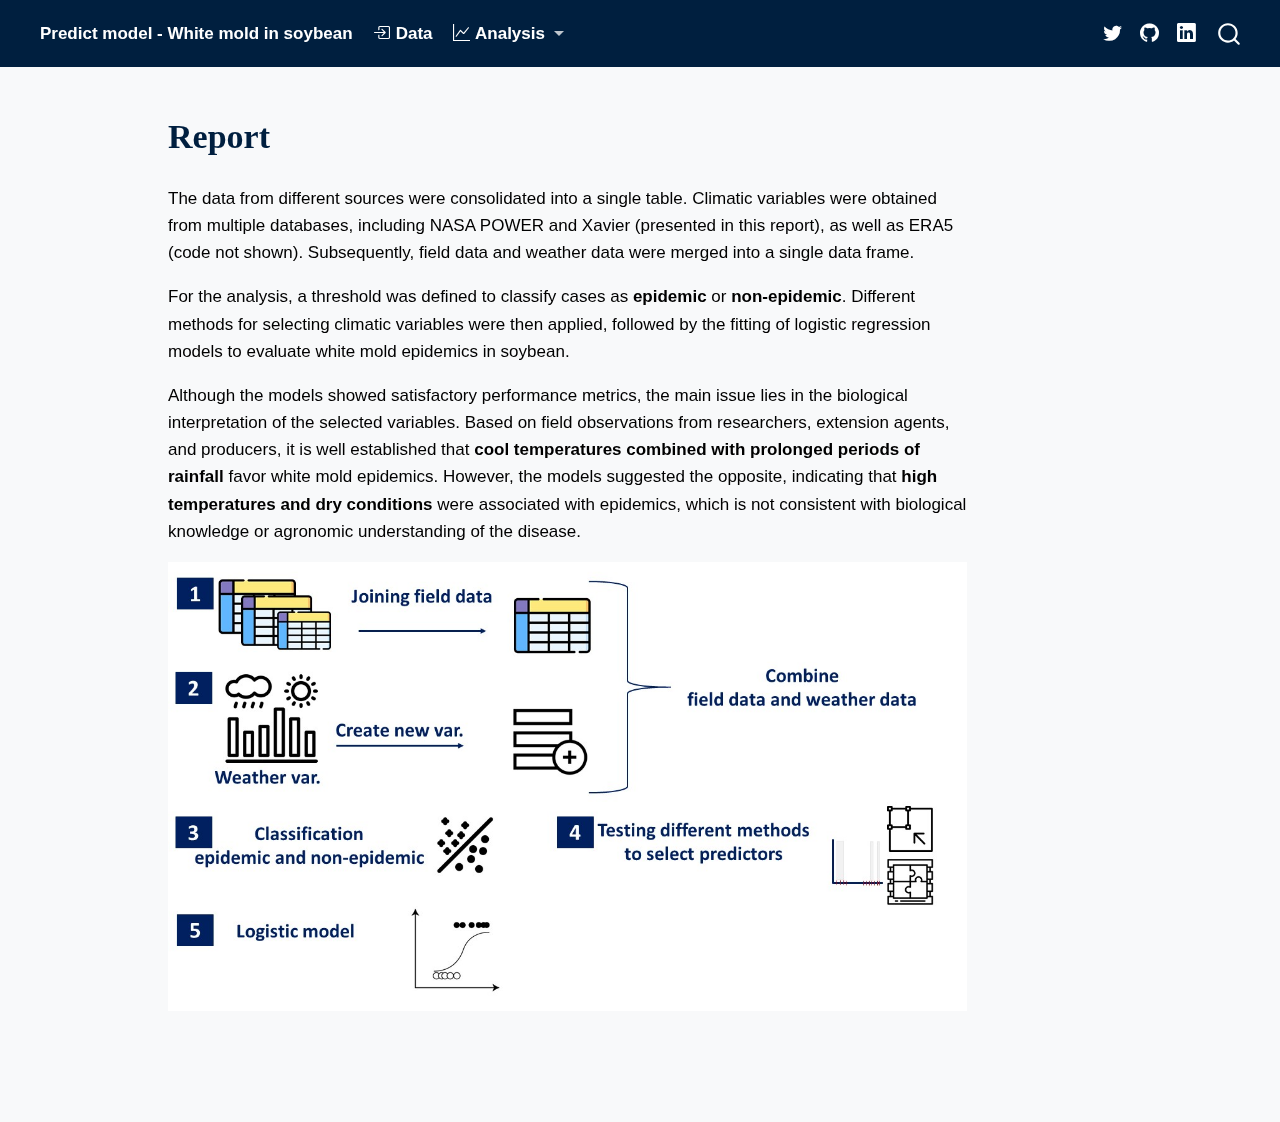
<file: docs/index.html>
<!DOCTYPE html>
<html xmlns="http://www.w3.org/1999/xhtml" lang="en" xml:lang="en"><head>

<meta charset="utf-8">
<meta name="generator" content="quarto-1.6.42">

<meta name="viewport" content="width=device-width, initial-scale=1.0, user-scalable=yes">


<title>Report</title>
<style>
code{white-space: pre-wrap;}
span.smallcaps{font-variant: small-caps;}
div.columns{display: flex; gap: min(4vw, 1.5em);}
div.column{flex: auto; overflow-x: auto;}
div.hanging-indent{margin-left: 1.5em; text-indent: -1.5em;}
ul.task-list{list-style: none;}
ul.task-list li input[type="checkbox"] {
  width: 0.8em;
  margin: 0 0.8em 0.2em -1em; /* quarto-specific, see https://github.com/quarto-dev/quarto-cli/issues/4556 */ 
  vertical-align: middle;
}
</style>


<script src="site_libs/quarto-nav/quarto-nav.js"></script>
<script src="site_libs/quarto-nav/headroom.min.js"></script>
<script src="site_libs/clipboard/clipboard.min.js"></script>
<script src="site_libs/quarto-search/autocomplete.umd.js"></script>
<script src="site_libs/quarto-search/fuse.min.js"></script>
<script src="site_libs/quarto-search/quarto-search.js"></script>
<meta name="quarto:offset" content="./">
<script src="site_libs/quarto-html/quarto.js"></script>
<script src="site_libs/quarto-html/popper.min.js"></script>
<script src="site_libs/quarto-html/tippy.umd.min.js"></script>
<script src="site_libs/quarto-html/anchor.min.js"></script>
<link href="site_libs/quarto-html/tippy.css" rel="stylesheet">
<link href="site_libs/quarto-html/quarto-syntax-highlighting-2f5df379a58b258e96c21c0638c20c03.css" rel="stylesheet" id="quarto-text-highlighting-styles">
<script src="site_libs/bootstrap/bootstrap.min.js"></script>
<link href="site_libs/bootstrap/bootstrap-icons.css" rel="stylesheet">
<link href="site_libs/bootstrap/bootstrap-d4be639c637f3db3c684c66cefad7e0c.min.css" rel="stylesheet" append-hash="true" id="quarto-bootstrap" data-mode="light">
<script id="quarto-search-options" type="application/json">{
  "location": "navbar",
  "copy-button": false,
  "collapse-after": 3,
  "panel-placement": "end",
  "type": "overlay",
  "limit": 50,
  "keyboard-shortcut": [
    "f",
    "/",
    "s"
  ],
  "show-item-context": false,
  "language": {
    "search-no-results-text": "No results",
    "search-matching-documents-text": "matching documents",
    "search-copy-link-title": "Copy link to search",
    "search-hide-matches-text": "Hide additional matches",
    "search-more-match-text": "more match in this document",
    "search-more-matches-text": "more matches in this document",
    "search-clear-button-title": "Clear",
    "search-text-placeholder": "",
    "search-detached-cancel-button-title": "Cancel",
    "search-submit-button-title": "Submit",
    "search-label": "Search"
  }
}</script>


<link rel="stylesheet" href="styles.css">
</head>

<body class="nav-fixed">

<div id="quarto-search-results"></div>
  <header id="quarto-header" class="headroom fixed-top">
    <nav class="navbar navbar-expand-lg " data-bs-theme="dark">
      <div class="navbar-container container-fluid">
            <div id="quarto-search" class="" title="Search"></div>
          <button class="navbar-toggler" type="button" data-bs-toggle="collapse" data-bs-target="#navbarCollapse" aria-controls="navbarCollapse" role="menu" aria-expanded="false" aria-label="Toggle navigation" onclick="if (window.quartoToggleHeadroom) { window.quartoToggleHeadroom(); }">
  <span class="navbar-toggler-icon"></span>
</button>
          <div class="collapse navbar-collapse" id="navbarCollapse">
            <ul class="navbar-nav navbar-nav-scroll me-auto">
  <li class="nav-item">
    <a class="nav-link active" href="./index.html" aria-current="page"> 
<span class="menu-text">Predict model - White mold in soybean</span></a>
  </li>  
  <li class="nav-item">
    <a class="nav-link" href="./join_all_data.html"> 
<span class="menu-text"><i class="bi bi-box-arrow-in-right"></i> Data</span></a>
  </li>  
  <li class="nav-item dropdown ">
    <a class="nav-link dropdown-toggle" href="#" id="nav-menu-i-classbi-bi-graph-upi-analysis" role="link" data-bs-toggle="dropdown" aria-expanded="false">
 <span class="menu-text"><i class="bi bi-graph-up"></i> Analysis</span>
    </a>
    <ul class="dropdown-menu" aria-labelledby="nav-menu-i-classbi-bi-graph-upi-analysis">    
        <li>
    <a class="dropdown-item" href="./organizing_dataset.html">
 <span class="dropdown-text">Organizing</span></a>
  </li>  
        <li>
    <a class="dropdown-item" href="./weather_data.html">
 <span class="dropdown-text">Weather data</span></a>
  </li>  
        <li>
    <a class="dropdown-item" href="./ipt.html">
 <span class="dropdown-text">Method 1</span></a>
  </li>  
        <li>
    <a class="dropdown-item" href="./method.html">
 <span class="dropdown-text">Method 2</span></a>
  </li>  
        <li>
    <a class="dropdown-item" href="./logistic.html">
 <span class="dropdown-text">Logistic model</span></a>
  </li>  
    </ul>
  </li>
</ul>
            <ul class="navbar-nav navbar-nav-scroll ms-auto">
  <li class="nav-item compact">
    <a class="nav-link" href="https://twitter.com/monalisacdc"> <i class="bi bi-twitter" role="img">
</i> 
<span class="menu-text"></span></a>
  </li>  
  <li class="nav-item compact">
    <a class="nav-link" href="https://github.com/Monalisacdc"> <i class="bi bi-github" role="img">
</i> 
<span class="menu-text"></span></a>
  </li>  
  <li class="nav-item compact">
    <a class="nav-link" href="https://www.linkedin.com/in/monalisa-de-c%C3%B3l-62a6b31b8/"> <i class="bi bi-linkedin" role="img">
</i> 
<span class="menu-text"></span></a>
  </li>  
</ul>
          </div> <!-- /navcollapse -->
            <div class="quarto-navbar-tools">
</div>
      </div> <!-- /container-fluid -->
    </nav>
</header>
<!-- content -->
<div id="quarto-content" class="quarto-container page-columns page-rows-contents page-layout-article page-navbar">
<!-- sidebar -->
<!-- margin-sidebar -->
    <div id="quarto-margin-sidebar" class="sidebar margin-sidebar zindex-bottom">
        
    </div>
<!-- main -->
<main class="content" id="quarto-document-content">

<header id="title-block-header" class="quarto-title-block default">
<div class="quarto-title">
<h1 class="title">Report</h1>
</div>



<div class="quarto-title-meta">

    
  
    
  </div>
  


</header>


<p>The data from different sources were consolidated into a single table. Climatic variables were obtained from multiple databases, including NASA POWER and Xavier (presented in this report), as well as ERA5 (code not shown). Subsequently, field data and weather data were merged into a single data frame.</p>
<p>For the analysis, a threshold was defined to classify cases as <strong>epidemic</strong> or <strong>non-epidemic</strong>. Different methods for selecting climatic variables were then applied, followed by the fitting of logistic regression models to evaluate white mold epidemics in soybean.</p>
<p>Although the models showed satisfactory performance metrics, the main issue lies in the biological interpretation of the selected variables. Based on field observations from researchers, extension agents, and producers, it is well established that <strong>cool temperatures combined with prolonged periods of rainfall</strong> favor white mold epidemics. However, the models suggested the opposite, indicating that <strong>high temperatures and dry conditions</strong> were associated with epidemics, which is not consistent with biological knowledge or agronomic understanding of the disease.</p>
<div class="quarto-figure quarto-figure-center">
<figure class="figure">
<p><img src="images/wms.jpg" class="img-fluid quarto-figure quarto-figure-center figure-img"></p>
</figure>
</div>



</main> <!-- /main -->
<script id="quarto-html-after-body" type="application/javascript">
window.document.addEventListener("DOMContentLoaded", function (event) {
  const toggleBodyColorMode = (bsSheetEl) => {
    const mode = bsSheetEl.getAttribute("data-mode");
    const bodyEl = window.document.querySelector("body");
    if (mode === "dark") {
      bodyEl.classList.add("quarto-dark");
      bodyEl.classList.remove("quarto-light");
    } else {
      bodyEl.classList.add("quarto-light");
      bodyEl.classList.remove("quarto-dark");
    }
  }
  const toggleBodyColorPrimary = () => {
    const bsSheetEl = window.document.querySelector("link#quarto-bootstrap");
    if (bsSheetEl) {
      toggleBodyColorMode(bsSheetEl);
    }
  }
  toggleBodyColorPrimary();  
  const icon = "";
  const anchorJS = new window.AnchorJS();
  anchorJS.options = {
    placement: 'right',
    icon: icon
  };
  anchorJS.add('.anchored');
  const isCodeAnnotation = (el) => {
    for (const clz of el.classList) {
      if (clz.startsWith('code-annotation-')) {                     
        return true;
      }
    }
    return false;
  }
  const onCopySuccess = function(e) {
    // button target
    const button = e.trigger;
    // don't keep focus
    button.blur();
    // flash "checked"
    button.classList.add('code-copy-button-checked');
    var currentTitle = button.getAttribute("title");
    button.setAttribute("title", "Copied!");
    let tooltip;
    if (window.bootstrap) {
      button.setAttribute("data-bs-toggle", "tooltip");
      button.setAttribute("data-bs-placement", "left");
      button.setAttribute("data-bs-title", "Copied!");
      tooltip = new bootstrap.Tooltip(button, 
        { trigger: "manual", 
          customClass: "code-copy-button-tooltip",
          offset: [0, -8]});
      tooltip.show();    
    }
    setTimeout(function() {
      if (tooltip) {
        tooltip.hide();
        button.removeAttribute("data-bs-title");
        button.removeAttribute("data-bs-toggle");
        button.removeAttribute("data-bs-placement");
      }
      button.setAttribute("title", currentTitle);
      button.classList.remove('code-copy-button-checked');
    }, 1000);
    // clear code selection
    e.clearSelection();
  }
  const getTextToCopy = function(trigger) {
      const codeEl = trigger.previousElementSibling.cloneNode(true);
      for (const childEl of codeEl.children) {
        if (isCodeAnnotation(childEl)) {
          childEl.remove();
        }
      }
      return codeEl.innerText;
  }
  const clipboard = new window.ClipboardJS('.code-copy-button:not([data-in-quarto-modal])', {
    text: getTextToCopy
  });
  clipboard.on('success', onCopySuccess);
  if (window.document.getElementById('quarto-embedded-source-code-modal')) {
    const clipboardModal = new window.ClipboardJS('.code-copy-button[data-in-quarto-modal]', {
      text: getTextToCopy,
      container: window.document.getElementById('quarto-embedded-source-code-modal')
    });
    clipboardModal.on('success', onCopySuccess);
  }
    var localhostRegex = new RegExp(/^(?:http|https):\/\/localhost\:?[0-9]*\//);
    var mailtoRegex = new RegExp(/^mailto:/);
      var filterRegex = new RegExp('/' + window.location.host + '/');
    var isInternal = (href) => {
        return filterRegex.test(href) || localhostRegex.test(href) || mailtoRegex.test(href);
    }
    // Inspect non-navigation links and adorn them if external
 	var links = window.document.querySelectorAll('a[href]:not(.nav-link):not(.navbar-brand):not(.toc-action):not(.sidebar-link):not(.sidebar-item-toggle):not(.pagination-link):not(.no-external):not([aria-hidden]):not(.dropdown-item):not(.quarto-navigation-tool):not(.about-link)');
    for (var i=0; i<links.length; i++) {
      const link = links[i];
      if (!isInternal(link.href)) {
        // undo the damage that might have been done by quarto-nav.js in the case of
        // links that we want to consider external
        if (link.dataset.originalHref !== undefined) {
          link.href = link.dataset.originalHref;
        }
      }
    }
  function tippyHover(el, contentFn, onTriggerFn, onUntriggerFn) {
    const config = {
      allowHTML: true,
      maxWidth: 500,
      delay: 100,
      arrow: false,
      appendTo: function(el) {
          return el.parentElement;
      },
      interactive: true,
      interactiveBorder: 10,
      theme: 'quarto',
      placement: 'bottom-start',
    };
    if (contentFn) {
      config.content = contentFn;
    }
    if (onTriggerFn) {
      config.onTrigger = onTriggerFn;
    }
    if (onUntriggerFn) {
      config.onUntrigger = onUntriggerFn;
    }
    window.tippy(el, config); 
  }
  const noterefs = window.document.querySelectorAll('a[role="doc-noteref"]');
  for (var i=0; i<noterefs.length; i++) {
    const ref = noterefs[i];
    tippyHover(ref, function() {
      // use id or data attribute instead here
      let href = ref.getAttribute('data-footnote-href') || ref.getAttribute('href');
      try { href = new URL(href).hash; } catch {}
      const id = href.replace(/^#\/?/, "");
      const note = window.document.getElementById(id);
      if (note) {
        return note.innerHTML;
      } else {
        return "";
      }
    });
  }
  const xrefs = window.document.querySelectorAll('a.quarto-xref');
  const processXRef = (id, note) => {
    // Strip column container classes
    const stripColumnClz = (el) => {
      el.classList.remove("page-full", "page-columns");
      if (el.children) {
        for (const child of el.children) {
          stripColumnClz(child);
        }
      }
    }
    stripColumnClz(note)
    if (id === null || id.startsWith('sec-')) {
      // Special case sections, only their first couple elements
      const container = document.createElement("div");
      if (note.children && note.children.length > 2) {
        container.appendChild(note.children[0].cloneNode(true));
        for (let i = 1; i < note.children.length; i++) {
          const child = note.children[i];
          if (child.tagName === "P" && child.innerText === "") {
            continue;
          } else {
            container.appendChild(child.cloneNode(true));
            break;
          }
        }
        if (window.Quarto?.typesetMath) {
          window.Quarto.typesetMath(container);
        }
        return container.innerHTML
      } else {
        if (window.Quarto?.typesetMath) {
          window.Quarto.typesetMath(note);
        }
        return note.innerHTML;
      }
    } else {
      // Remove any anchor links if they are present
      const anchorLink = note.querySelector('a.anchorjs-link');
      if (anchorLink) {
        anchorLink.remove();
      }
      if (window.Quarto?.typesetMath) {
        window.Quarto.typesetMath(note);
      }
      if (note.classList.contains("callout")) {
        return note.outerHTML;
      } else {
        return note.innerHTML;
      }
    }
  }
  for (var i=0; i<xrefs.length; i++) {
    const xref = xrefs[i];
    tippyHover(xref, undefined, function(instance) {
      instance.disable();
      let url = xref.getAttribute('href');
      let hash = undefined; 
      if (url.startsWith('#')) {
        hash = url;
      } else {
        try { hash = new URL(url).hash; } catch {}
      }
      if (hash) {
        const id = hash.replace(/^#\/?/, "");
        const note = window.document.getElementById(id);
        if (note !== null) {
          try {
            const html = processXRef(id, note.cloneNode(true));
            instance.setContent(html);
          } finally {
            instance.enable();
            instance.show();
          }
        } else {
          // See if we can fetch this
          fetch(url.split('#')[0])
          .then(res => res.text())
          .then(html => {
            const parser = new DOMParser();
            const htmlDoc = parser.parseFromString(html, "text/html");
            const note = htmlDoc.getElementById(id);
            if (note !== null) {
              const html = processXRef(id, note);
              instance.setContent(html);
            } 
          }).finally(() => {
            instance.enable();
            instance.show();
          });
        }
      } else {
        // See if we can fetch a full url (with no hash to target)
        // This is a special case and we should probably do some content thinning / targeting
        fetch(url)
        .then(res => res.text())
        .then(html => {
          const parser = new DOMParser();
          const htmlDoc = parser.parseFromString(html, "text/html");
          const note = htmlDoc.querySelector('main.content');
          if (note !== null) {
            // This should only happen for chapter cross references
            // (since there is no id in the URL)
            // remove the first header
            if (note.children.length > 0 && note.children[0].tagName === "HEADER") {
              note.children[0].remove();
            }
            const html = processXRef(null, note);
            instance.setContent(html);
          } 
        }).finally(() => {
          instance.enable();
          instance.show();
        });
      }
    }, function(instance) {
    });
  }
      let selectedAnnoteEl;
      const selectorForAnnotation = ( cell, annotation) => {
        let cellAttr = 'data-code-cell="' + cell + '"';
        let lineAttr = 'data-code-annotation="' +  annotation + '"';
        const selector = 'span[' + cellAttr + '][' + lineAttr + ']';
        return selector;
      }
      const selectCodeLines = (annoteEl) => {
        const doc = window.document;
        const targetCell = annoteEl.getAttribute("data-target-cell");
        const targetAnnotation = annoteEl.getAttribute("data-target-annotation");
        const annoteSpan = window.document.querySelector(selectorForAnnotation(targetCell, targetAnnotation));
        const lines = annoteSpan.getAttribute("data-code-lines").split(",");
        const lineIds = lines.map((line) => {
          return targetCell + "-" + line;
        })
        let top = null;
        let height = null;
        let parent = null;
        if (lineIds.length > 0) {
            //compute the position of the single el (top and bottom and make a div)
            const el = window.document.getElementById(lineIds[0]);
            top = el.offsetTop;
            height = el.offsetHeight;
            parent = el.parentElement.parentElement;
          if (lineIds.length > 1) {
            const lastEl = window.document.getElementById(lineIds[lineIds.length - 1]);
            const bottom = lastEl.offsetTop + lastEl.offsetHeight;
            height = bottom - top;
          }
          if (top !== null && height !== null && parent !== null) {
            // cook up a div (if necessary) and position it 
            let div = window.document.getElementById("code-annotation-line-highlight");
            if (div === null) {
              div = window.document.createElement("div");
              div.setAttribute("id", "code-annotation-line-highlight");
              div.style.position = 'absolute';
              parent.appendChild(div);
            }
            div.style.top = top - 2 + "px";
            div.style.height = height + 4 + "px";
            div.style.left = 0;
            let gutterDiv = window.document.getElementById("code-annotation-line-highlight-gutter");
            if (gutterDiv === null) {
              gutterDiv = window.document.createElement("div");
              gutterDiv.setAttribute("id", "code-annotation-line-highlight-gutter");
              gutterDiv.style.position = 'absolute';
              const codeCell = window.document.getElementById(targetCell);
              const gutter = codeCell.querySelector('.code-annotation-gutter');
              gutter.appendChild(gutterDiv);
            }
            gutterDiv.style.top = top - 2 + "px";
            gutterDiv.style.height = height + 4 + "px";
          }
          selectedAnnoteEl = annoteEl;
        }
      };
      const unselectCodeLines = () => {
        const elementsIds = ["code-annotation-line-highlight", "code-annotation-line-highlight-gutter"];
        elementsIds.forEach((elId) => {
          const div = window.document.getElementById(elId);
          if (div) {
            div.remove();
          }
        });
        selectedAnnoteEl = undefined;
      };
        // Handle positioning of the toggle
    window.addEventListener(
      "resize",
      throttle(() => {
        elRect = undefined;
        if (selectedAnnoteEl) {
          selectCodeLines(selectedAnnoteEl);
        }
      }, 10)
    );
    function throttle(fn, ms) {
    let throttle = false;
    let timer;
      return (...args) => {
        if(!throttle) { // first call gets through
            fn.apply(this, args);
            throttle = true;
        } else { // all the others get throttled
            if(timer) clearTimeout(timer); // cancel #2
            timer = setTimeout(() => {
              fn.apply(this, args);
              timer = throttle = false;
            }, ms);
        }
      };
    }
      // Attach click handler to the DT
      const annoteDls = window.document.querySelectorAll('dt[data-target-cell]');
      for (const annoteDlNode of annoteDls) {
        annoteDlNode.addEventListener('click', (event) => {
          const clickedEl = event.target;
          if (clickedEl !== selectedAnnoteEl) {
            unselectCodeLines();
            const activeEl = window.document.querySelector('dt[data-target-cell].code-annotation-active');
            if (activeEl) {
              activeEl.classList.remove('code-annotation-active');
            }
            selectCodeLines(clickedEl);
            clickedEl.classList.add('code-annotation-active');
          } else {
            // Unselect the line
            unselectCodeLines();
            clickedEl.classList.remove('code-annotation-active');
          }
        });
      }
  const findCites = (el) => {
    const parentEl = el.parentElement;
    if (parentEl) {
      const cites = parentEl.dataset.cites;
      if (cites) {
        return {
          el,
          cites: cites.split(' ')
        };
      } else {
        return findCites(el.parentElement)
      }
    } else {
      return undefined;
    }
  };
  var bibliorefs = window.document.querySelectorAll('a[role="doc-biblioref"]');
  for (var i=0; i<bibliorefs.length; i++) {
    const ref = bibliorefs[i];
    const citeInfo = findCites(ref);
    if (citeInfo) {
      tippyHover(citeInfo.el, function() {
        var popup = window.document.createElement('div');
        citeInfo.cites.forEach(function(cite) {
          var citeDiv = window.document.createElement('div');
          citeDiv.classList.add('hanging-indent');
          citeDiv.classList.add('csl-entry');
          var biblioDiv = window.document.getElementById('ref-' + cite);
          if (biblioDiv) {
            citeDiv.innerHTML = biblioDiv.innerHTML;
          }
          popup.appendChild(citeDiv);
        });
        return popup.innerHTML;
      });
    }
  }
});
</script>
</div> <!-- /content -->




</body></html>
</file>
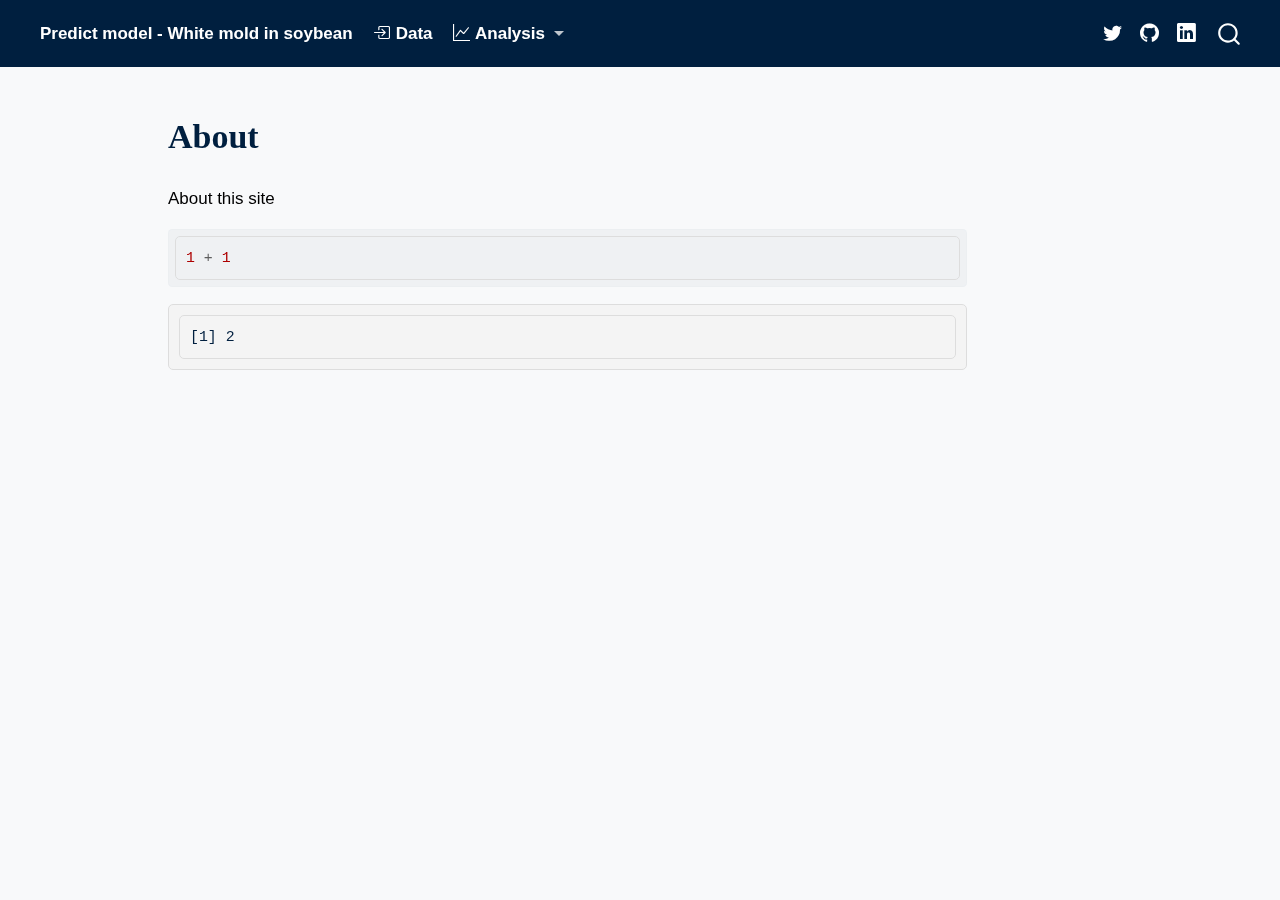
<file: docs/about.html>
<!DOCTYPE html>
<html xmlns="http://www.w3.org/1999/xhtml" lang="en" xml:lang="en"><head>

<meta charset="utf-8">
<meta name="generator" content="quarto-1.6.42">

<meta name="viewport" content="width=device-width, initial-scale=1.0, user-scalable=yes">


<title>About</title>
<style>
code{white-space: pre-wrap;}
span.smallcaps{font-variant: small-caps;}
div.columns{display: flex; gap: min(4vw, 1.5em);}
div.column{flex: auto; overflow-x: auto;}
div.hanging-indent{margin-left: 1.5em; text-indent: -1.5em;}
ul.task-list{list-style: none;}
ul.task-list li input[type="checkbox"] {
  width: 0.8em;
  margin: 0 0.8em 0.2em -1em; /* quarto-specific, see https://github.com/quarto-dev/quarto-cli/issues/4556 */ 
  vertical-align: middle;
}
/* CSS for syntax highlighting */
pre > code.sourceCode { white-space: pre; position: relative; }
pre > code.sourceCode > span { line-height: 1.25; }
pre > code.sourceCode > span:empty { height: 1.2em; }
.sourceCode { overflow: visible; }
code.sourceCode > span { color: inherit; text-decoration: inherit; }
div.sourceCode { margin: 1em 0; }
pre.sourceCode { margin: 0; }
@media screen {
div.sourceCode { overflow: auto; }
}
@media print {
pre > code.sourceCode { white-space: pre-wrap; }
pre > code.sourceCode > span { display: inline-block; text-indent: -5em; padding-left: 5em; }
}
pre.numberSource code
  { counter-reset: source-line 0; }
pre.numberSource code > span
  { position: relative; left: -4em; counter-increment: source-line; }
pre.numberSource code > span > a:first-child::before
  { content: counter(source-line);
    position: relative; left: -1em; text-align: right; vertical-align: baseline;
    border: none; display: inline-block;
    -webkit-touch-callout: none; -webkit-user-select: none;
    -khtml-user-select: none; -moz-user-select: none;
    -ms-user-select: none; user-select: none;
    padding: 0 4px; width: 4em;
  }
pre.numberSource { margin-left: 3em;  padding-left: 4px; }
div.sourceCode
  {   }
@media screen {
pre > code.sourceCode > span > a:first-child::before { text-decoration: underline; }
}
</style>


<script src="site_libs/quarto-nav/quarto-nav.js"></script>
<script src="site_libs/quarto-nav/headroom.min.js"></script>
<script src="site_libs/clipboard/clipboard.min.js"></script>
<script src="site_libs/quarto-search/autocomplete.umd.js"></script>
<script src="site_libs/quarto-search/fuse.min.js"></script>
<script src="site_libs/quarto-search/quarto-search.js"></script>
<meta name="quarto:offset" content="./">
<script src="site_libs/quarto-html/quarto.js"></script>
<script src="site_libs/quarto-html/popper.min.js"></script>
<script src="site_libs/quarto-html/tippy.umd.min.js"></script>
<script src="site_libs/quarto-html/anchor.min.js"></script>
<link href="site_libs/quarto-html/tippy.css" rel="stylesheet">
<link href="site_libs/quarto-html/quarto-syntax-highlighting-2f5df379a58b258e96c21c0638c20c03.css" rel="stylesheet" id="quarto-text-highlighting-styles">
<script src="site_libs/bootstrap/bootstrap.min.js"></script>
<link href="site_libs/bootstrap/bootstrap-icons.css" rel="stylesheet">
<link href="site_libs/bootstrap/bootstrap-d4be639c637f3db3c684c66cefad7e0c.min.css" rel="stylesheet" append-hash="true" id="quarto-bootstrap" data-mode="light">
<script id="quarto-search-options" type="application/json">{
  "location": "navbar",
  "copy-button": false,
  "collapse-after": 3,
  "panel-placement": "end",
  "type": "overlay",
  "limit": 50,
  "keyboard-shortcut": [
    "f",
    "/",
    "s"
  ],
  "show-item-context": false,
  "language": {
    "search-no-results-text": "No results",
    "search-matching-documents-text": "matching documents",
    "search-copy-link-title": "Copy link to search",
    "search-hide-matches-text": "Hide additional matches",
    "search-more-match-text": "more match in this document",
    "search-more-matches-text": "more matches in this document",
    "search-clear-button-title": "Clear",
    "search-text-placeholder": "",
    "search-detached-cancel-button-title": "Cancel",
    "search-submit-button-title": "Submit",
    "search-label": "Search"
  }
}</script>


<link rel="stylesheet" href="styles.css">
</head>

<body class="nav-fixed">

<div id="quarto-search-results"></div>
  <header id="quarto-header" class="headroom fixed-top">
    <nav class="navbar navbar-expand-lg " data-bs-theme="dark">
      <div class="navbar-container container-fluid">
            <div id="quarto-search" class="" title="Search"></div>
          <button class="navbar-toggler" type="button" data-bs-toggle="collapse" data-bs-target="#navbarCollapse" aria-controls="navbarCollapse" role="menu" aria-expanded="false" aria-label="Toggle navigation" onclick="if (window.quartoToggleHeadroom) { window.quartoToggleHeadroom(); }">
  <span class="navbar-toggler-icon"></span>
</button>
          <div class="collapse navbar-collapse" id="navbarCollapse">
            <ul class="navbar-nav navbar-nav-scroll me-auto">
  <li class="nav-item">
    <a class="nav-link" href="./index.html"> 
<span class="menu-text">Predict model - White mold in soybean</span></a>
  </li>  
  <li class="nav-item">
    <a class="nav-link" href="./join_all_data.html"> 
<span class="menu-text"><i class="bi bi-box-arrow-in-right"></i> Data</span></a>
  </li>  
  <li class="nav-item dropdown ">
    <a class="nav-link dropdown-toggle" href="#" id="nav-menu-i-classbi-bi-graph-upi-analysis" role="link" data-bs-toggle="dropdown" aria-expanded="false">
 <span class="menu-text"><i class="bi bi-graph-up"></i> Analysis</span>
    </a>
    <ul class="dropdown-menu" aria-labelledby="nav-menu-i-classbi-bi-graph-upi-analysis">    
        <li>
    <a class="dropdown-item" href="./organizing_dataset.html">
 <span class="dropdown-text">Organizing</span></a>
  </li>  
        <li>
    <a class="dropdown-item" href="./weather_data.html">
 <span class="dropdown-text">Weather data</span></a>
  </li>  
        <li>
    <a class="dropdown-item" href="./ipt.html">
 <span class="dropdown-text">Method 1</span></a>
  </li>  
        <li>
    <a class="dropdown-item" href="./method.html">
 <span class="dropdown-text">Method 2</span></a>
  </li>  
        <li>
    <a class="dropdown-item" href="./logistic.html">
 <span class="dropdown-text">Logistic model</span></a>
  </li>  
    </ul>
  </li>
</ul>
            <ul class="navbar-nav navbar-nav-scroll ms-auto">
  <li class="nav-item compact">
    <a class="nav-link" href="https://twitter.com/monalisacdc"> <i class="bi bi-twitter" role="img">
</i> 
<span class="menu-text"></span></a>
  </li>  
  <li class="nav-item compact">
    <a class="nav-link" href="https://github.com/Monalisacdc"> <i class="bi bi-github" role="img">
</i> 
<span class="menu-text"></span></a>
  </li>  
  <li class="nav-item compact">
    <a class="nav-link" href="https://www.linkedin.com/in/monalisa-de-c%C3%B3l-62a6b31b8/"> <i class="bi bi-linkedin" role="img">
</i> 
<span class="menu-text"></span></a>
  </li>  
</ul>
          </div> <!-- /navcollapse -->
            <div class="quarto-navbar-tools">
</div>
      </div> <!-- /container-fluid -->
    </nav>
</header>
<!-- content -->
<div id="quarto-content" class="quarto-container page-columns page-rows-contents page-layout-article page-navbar">
<!-- sidebar -->
<!-- margin-sidebar -->
    <div id="quarto-margin-sidebar" class="sidebar margin-sidebar zindex-bottom">
        
    </div>
<!-- main -->
<main class="content" id="quarto-document-content">

<header id="title-block-header" class="quarto-title-block default">
<div class="quarto-title">
<h1 class="title">About</h1>
</div>



<div class="quarto-title-meta">

    
  
    
  </div>
  


</header>


<p>About this site</p>
<div class="cell">
<div class="sourceCode cell-code" id="cb1"><pre class="sourceCode r code-with-copy"><code class="sourceCode r"><span id="cb1-1"><a href="#cb1-1" aria-hidden="true" tabindex="-1"></a><span class="dv">1</span> <span class="sc">+</span> <span class="dv">1</span></span></code><button title="Copy to Clipboard" class="code-copy-button"><i class="bi"></i></button></pre></div>
<div class="cell-output cell-output-stdout">
<pre><code>[1] 2</code></pre>
</div>
</div>



</main> <!-- /main -->
<script id="quarto-html-after-body" type="application/javascript">
window.document.addEventListener("DOMContentLoaded", function (event) {
  const toggleBodyColorMode = (bsSheetEl) => {
    const mode = bsSheetEl.getAttribute("data-mode");
    const bodyEl = window.document.querySelector("body");
    if (mode === "dark") {
      bodyEl.classList.add("quarto-dark");
      bodyEl.classList.remove("quarto-light");
    } else {
      bodyEl.classList.add("quarto-light");
      bodyEl.classList.remove("quarto-dark");
    }
  }
  const toggleBodyColorPrimary = () => {
    const bsSheetEl = window.document.querySelector("link#quarto-bootstrap");
    if (bsSheetEl) {
      toggleBodyColorMode(bsSheetEl);
    }
  }
  toggleBodyColorPrimary();  
  const icon = "";
  const anchorJS = new window.AnchorJS();
  anchorJS.options = {
    placement: 'right',
    icon: icon
  };
  anchorJS.add('.anchored');
  const isCodeAnnotation = (el) => {
    for (const clz of el.classList) {
      if (clz.startsWith('code-annotation-')) {                     
        return true;
      }
    }
    return false;
  }
  const onCopySuccess = function(e) {
    // button target
    const button = e.trigger;
    // don't keep focus
    button.blur();
    // flash "checked"
    button.classList.add('code-copy-button-checked');
    var currentTitle = button.getAttribute("title");
    button.setAttribute("title", "Copied!");
    let tooltip;
    if (window.bootstrap) {
      button.setAttribute("data-bs-toggle", "tooltip");
      button.setAttribute("data-bs-placement", "left");
      button.setAttribute("data-bs-title", "Copied!");
      tooltip = new bootstrap.Tooltip(button, 
        { trigger: "manual", 
          customClass: "code-copy-button-tooltip",
          offset: [0, -8]});
      tooltip.show();    
    }
    setTimeout(function() {
      if (tooltip) {
        tooltip.hide();
        button.removeAttribute("data-bs-title");
        button.removeAttribute("data-bs-toggle");
        button.removeAttribute("data-bs-placement");
      }
      button.setAttribute("title", currentTitle);
      button.classList.remove('code-copy-button-checked');
    }, 1000);
    // clear code selection
    e.clearSelection();
  }
  const getTextToCopy = function(trigger) {
      const codeEl = trigger.previousElementSibling.cloneNode(true);
      for (const childEl of codeEl.children) {
        if (isCodeAnnotation(childEl)) {
          childEl.remove();
        }
      }
      return codeEl.innerText;
  }
  const clipboard = new window.ClipboardJS('.code-copy-button:not([data-in-quarto-modal])', {
    text: getTextToCopy
  });
  clipboard.on('success', onCopySuccess);
  if (window.document.getElementById('quarto-embedded-source-code-modal')) {
    const clipboardModal = new window.ClipboardJS('.code-copy-button[data-in-quarto-modal]', {
      text: getTextToCopy,
      container: window.document.getElementById('quarto-embedded-source-code-modal')
    });
    clipboardModal.on('success', onCopySuccess);
  }
    var localhostRegex = new RegExp(/^(?:http|https):\/\/localhost\:?[0-9]*\//);
    var mailtoRegex = new RegExp(/^mailto:/);
      var filterRegex = new RegExp('/' + window.location.host + '/');
    var isInternal = (href) => {
        return filterRegex.test(href) || localhostRegex.test(href) || mailtoRegex.test(href);
    }
    // Inspect non-navigation links and adorn them if external
 	var links = window.document.querySelectorAll('a[href]:not(.nav-link):not(.navbar-brand):not(.toc-action):not(.sidebar-link):not(.sidebar-item-toggle):not(.pagination-link):not(.no-external):not([aria-hidden]):not(.dropdown-item):not(.quarto-navigation-tool):not(.about-link)');
    for (var i=0; i<links.length; i++) {
      const link = links[i];
      if (!isInternal(link.href)) {
        // undo the damage that might have been done by quarto-nav.js in the case of
        // links that we want to consider external
        if (link.dataset.originalHref !== undefined) {
          link.href = link.dataset.originalHref;
        }
      }
    }
  function tippyHover(el, contentFn, onTriggerFn, onUntriggerFn) {
    const config = {
      allowHTML: true,
      maxWidth: 500,
      delay: 100,
      arrow: false,
      appendTo: function(el) {
          return el.parentElement;
      },
      interactive: true,
      interactiveBorder: 10,
      theme: 'quarto',
      placement: 'bottom-start',
    };
    if (contentFn) {
      config.content = contentFn;
    }
    if (onTriggerFn) {
      config.onTrigger = onTriggerFn;
    }
    if (onUntriggerFn) {
      config.onUntrigger = onUntriggerFn;
    }
    window.tippy(el, config); 
  }
  const noterefs = window.document.querySelectorAll('a[role="doc-noteref"]');
  for (var i=0; i<noterefs.length; i++) {
    const ref = noterefs[i];
    tippyHover(ref, function() {
      // use id or data attribute instead here
      let href = ref.getAttribute('data-footnote-href') || ref.getAttribute('href');
      try { href = new URL(href).hash; } catch {}
      const id = href.replace(/^#\/?/, "");
      const note = window.document.getElementById(id);
      if (note) {
        return note.innerHTML;
      } else {
        return "";
      }
    });
  }
  const xrefs = window.document.querySelectorAll('a.quarto-xref');
  const processXRef = (id, note) => {
    // Strip column container classes
    const stripColumnClz = (el) => {
      el.classList.remove("page-full", "page-columns");
      if (el.children) {
        for (const child of el.children) {
          stripColumnClz(child);
        }
      }
    }
    stripColumnClz(note)
    if (id === null || id.startsWith('sec-')) {
      // Special case sections, only their first couple elements
      const container = document.createElement("div");
      if (note.children && note.children.length > 2) {
        container.appendChild(note.children[0].cloneNode(true));
        for (let i = 1; i < note.children.length; i++) {
          const child = note.children[i];
          if (child.tagName === "P" && child.innerText === "") {
            continue;
          } else {
            container.appendChild(child.cloneNode(true));
            break;
          }
        }
        if (window.Quarto?.typesetMath) {
          window.Quarto.typesetMath(container);
        }
        return container.innerHTML
      } else {
        if (window.Quarto?.typesetMath) {
          window.Quarto.typesetMath(note);
        }
        return note.innerHTML;
      }
    } else {
      // Remove any anchor links if they are present
      const anchorLink = note.querySelector('a.anchorjs-link');
      if (anchorLink) {
        anchorLink.remove();
      }
      if (window.Quarto?.typesetMath) {
        window.Quarto.typesetMath(note);
      }
      if (note.classList.contains("callout")) {
        return note.outerHTML;
      } else {
        return note.innerHTML;
      }
    }
  }
  for (var i=0; i<xrefs.length; i++) {
    const xref = xrefs[i];
    tippyHover(xref, undefined, function(instance) {
      instance.disable();
      let url = xref.getAttribute('href');
      let hash = undefined; 
      if (url.startsWith('#')) {
        hash = url;
      } else {
        try { hash = new URL(url).hash; } catch {}
      }
      if (hash) {
        const id = hash.replace(/^#\/?/, "");
        const note = window.document.getElementById(id);
        if (note !== null) {
          try {
            const html = processXRef(id, note.cloneNode(true));
            instance.setContent(html);
          } finally {
            instance.enable();
            instance.show();
          }
        } else {
          // See if we can fetch this
          fetch(url.split('#')[0])
          .then(res => res.text())
          .then(html => {
            const parser = new DOMParser();
            const htmlDoc = parser.parseFromString(html, "text/html");
            const note = htmlDoc.getElementById(id);
            if (note !== null) {
              const html = processXRef(id, note);
              instance.setContent(html);
            } 
          }).finally(() => {
            instance.enable();
            instance.show();
          });
        }
      } else {
        // See if we can fetch a full url (with no hash to target)
        // This is a special case and we should probably do some content thinning / targeting
        fetch(url)
        .then(res => res.text())
        .then(html => {
          const parser = new DOMParser();
          const htmlDoc = parser.parseFromString(html, "text/html");
          const note = htmlDoc.querySelector('main.content');
          if (note !== null) {
            // This should only happen for chapter cross references
            // (since there is no id in the URL)
            // remove the first header
            if (note.children.length > 0 && note.children[0].tagName === "HEADER") {
              note.children[0].remove();
            }
            const html = processXRef(null, note);
            instance.setContent(html);
          } 
        }).finally(() => {
          instance.enable();
          instance.show();
        });
      }
    }, function(instance) {
    });
  }
      let selectedAnnoteEl;
      const selectorForAnnotation = ( cell, annotation) => {
        let cellAttr = 'data-code-cell="' + cell + '"';
        let lineAttr = 'data-code-annotation="' +  annotation + '"';
        const selector = 'span[' + cellAttr + '][' + lineAttr + ']';
        return selector;
      }
      const selectCodeLines = (annoteEl) => {
        const doc = window.document;
        const targetCell = annoteEl.getAttribute("data-target-cell");
        const targetAnnotation = annoteEl.getAttribute("data-target-annotation");
        const annoteSpan = window.document.querySelector(selectorForAnnotation(targetCell, targetAnnotation));
        const lines = annoteSpan.getAttribute("data-code-lines").split(",");
        const lineIds = lines.map((line) => {
          return targetCell + "-" + line;
        })
        let top = null;
        let height = null;
        let parent = null;
        if (lineIds.length > 0) {
            //compute the position of the single el (top and bottom and make a div)
            const el = window.document.getElementById(lineIds[0]);
            top = el.offsetTop;
            height = el.offsetHeight;
            parent = el.parentElement.parentElement;
          if (lineIds.length > 1) {
            const lastEl = window.document.getElementById(lineIds[lineIds.length - 1]);
            const bottom = lastEl.offsetTop + lastEl.offsetHeight;
            height = bottom - top;
          }
          if (top !== null && height !== null && parent !== null) {
            // cook up a div (if necessary) and position it 
            let div = window.document.getElementById("code-annotation-line-highlight");
            if (div === null) {
              div = window.document.createElement("div");
              div.setAttribute("id", "code-annotation-line-highlight");
              div.style.position = 'absolute';
              parent.appendChild(div);
            }
            div.style.top = top - 2 + "px";
            div.style.height = height + 4 + "px";
            div.style.left = 0;
            let gutterDiv = window.document.getElementById("code-annotation-line-highlight-gutter");
            if (gutterDiv === null) {
              gutterDiv = window.document.createElement("div");
              gutterDiv.setAttribute("id", "code-annotation-line-highlight-gutter");
              gutterDiv.style.position = 'absolute';
              const codeCell = window.document.getElementById(targetCell);
              const gutter = codeCell.querySelector('.code-annotation-gutter');
              gutter.appendChild(gutterDiv);
            }
            gutterDiv.style.top = top - 2 + "px";
            gutterDiv.style.height = height + 4 + "px";
          }
          selectedAnnoteEl = annoteEl;
        }
      };
      const unselectCodeLines = () => {
        const elementsIds = ["code-annotation-line-highlight", "code-annotation-line-highlight-gutter"];
        elementsIds.forEach((elId) => {
          const div = window.document.getElementById(elId);
          if (div) {
            div.remove();
          }
        });
        selectedAnnoteEl = undefined;
      };
        // Handle positioning of the toggle
    window.addEventListener(
      "resize",
      throttle(() => {
        elRect = undefined;
        if (selectedAnnoteEl) {
          selectCodeLines(selectedAnnoteEl);
        }
      }, 10)
    );
    function throttle(fn, ms) {
    let throttle = false;
    let timer;
      return (...args) => {
        if(!throttle) { // first call gets through
            fn.apply(this, args);
            throttle = true;
        } else { // all the others get throttled
            if(timer) clearTimeout(timer); // cancel #2
            timer = setTimeout(() => {
              fn.apply(this, args);
              timer = throttle = false;
            }, ms);
        }
      };
    }
      // Attach click handler to the DT
      const annoteDls = window.document.querySelectorAll('dt[data-target-cell]');
      for (const annoteDlNode of annoteDls) {
        annoteDlNode.addEventListener('click', (event) => {
          const clickedEl = event.target;
          if (clickedEl !== selectedAnnoteEl) {
            unselectCodeLines();
            const activeEl = window.document.querySelector('dt[data-target-cell].code-annotation-active');
            if (activeEl) {
              activeEl.classList.remove('code-annotation-active');
            }
            selectCodeLines(clickedEl);
            clickedEl.classList.add('code-annotation-active');
          } else {
            // Unselect the line
            unselectCodeLines();
            clickedEl.classList.remove('code-annotation-active');
          }
        });
      }
  const findCites = (el) => {
    const parentEl = el.parentElement;
    if (parentEl) {
      const cites = parentEl.dataset.cites;
      if (cites) {
        return {
          el,
          cites: cites.split(' ')
        };
      } else {
        return findCites(el.parentElement)
      }
    } else {
      return undefined;
    }
  };
  var bibliorefs = window.document.querySelectorAll('a[role="doc-biblioref"]');
  for (var i=0; i<bibliorefs.length; i++) {
    const ref = bibliorefs[i];
    const citeInfo = findCites(ref);
    if (citeInfo) {
      tippyHover(citeInfo.el, function() {
        var popup = window.document.createElement('div');
        citeInfo.cites.forEach(function(cite) {
          var citeDiv = window.document.createElement('div');
          citeDiv.classList.add('hanging-indent');
          citeDiv.classList.add('csl-entry');
          var biblioDiv = window.document.getElementById('ref-' + cite);
          if (biblioDiv) {
            citeDiv.innerHTML = biblioDiv.innerHTML;
          }
          popup.appendChild(citeDiv);
        });
        return popup.innerHTML;
      });
    }
  }
});
</script>
</div> <!-- /content -->




</body></html>
</file>
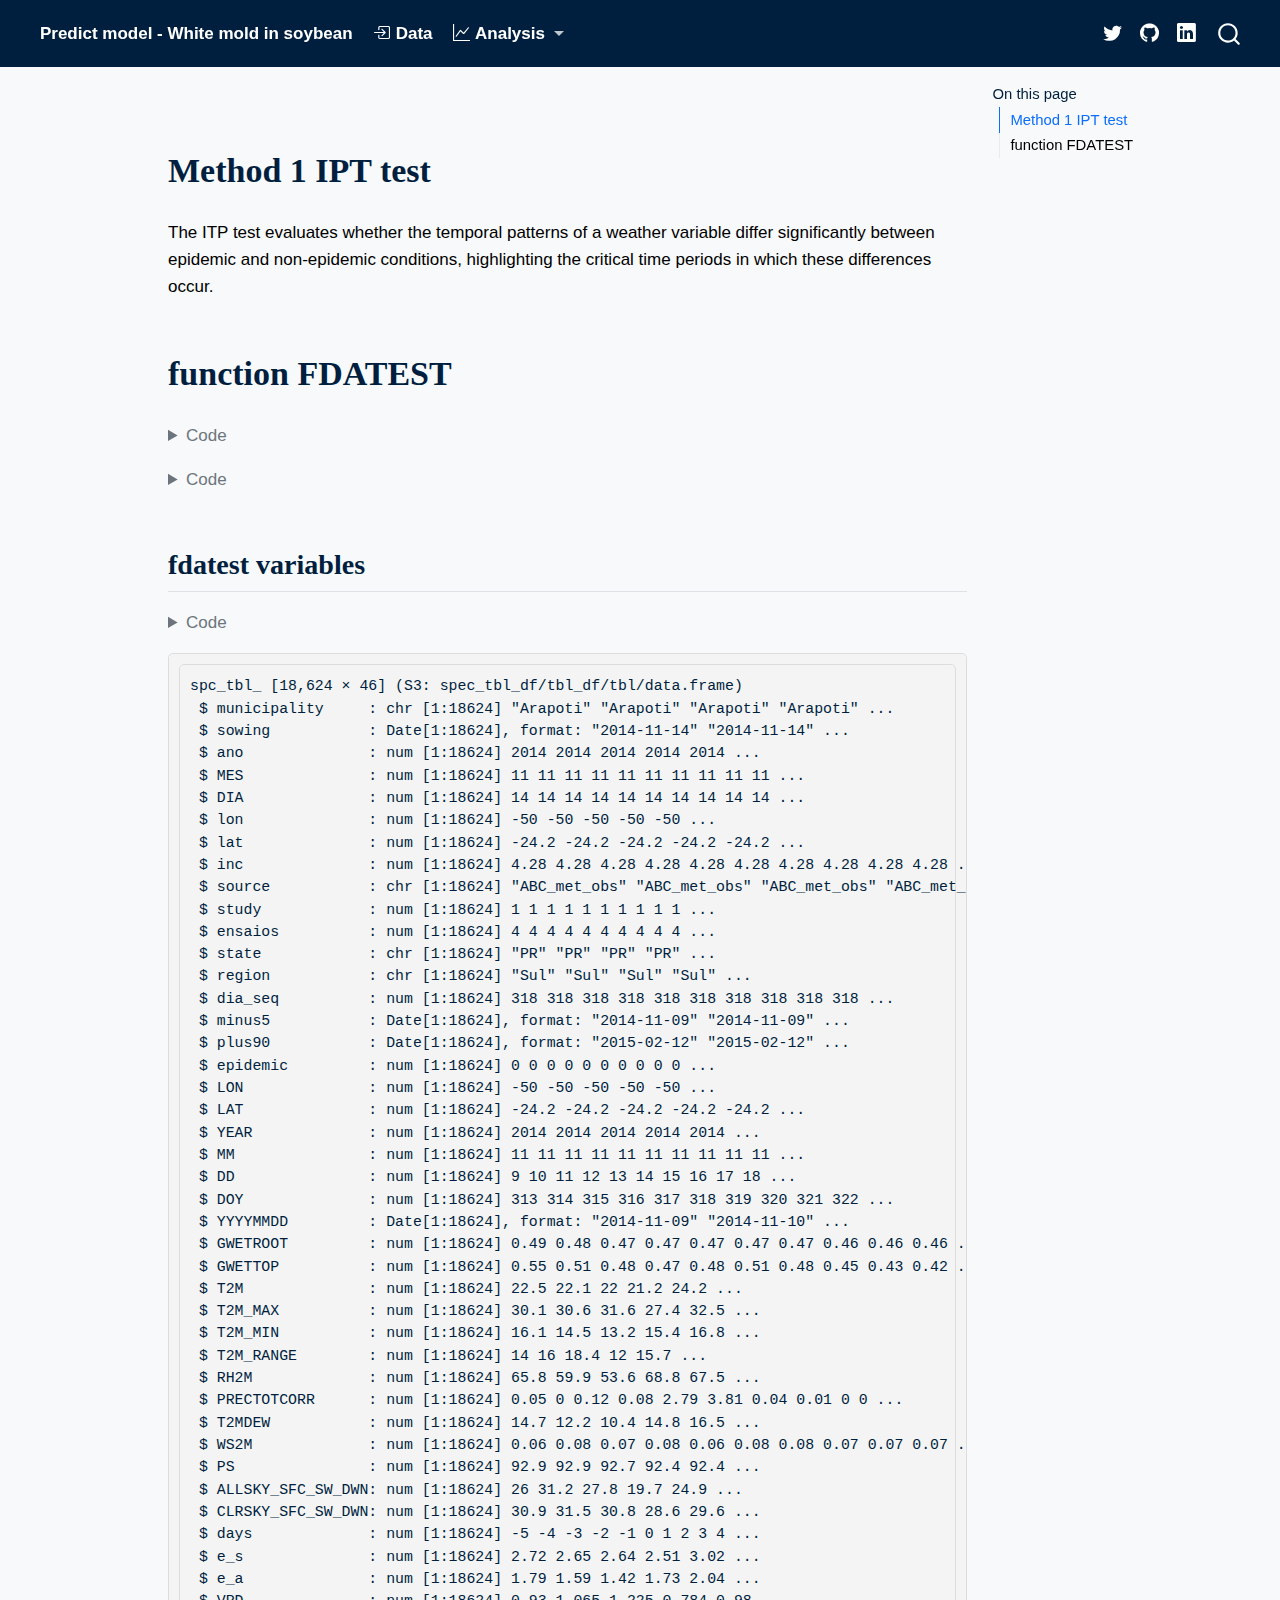
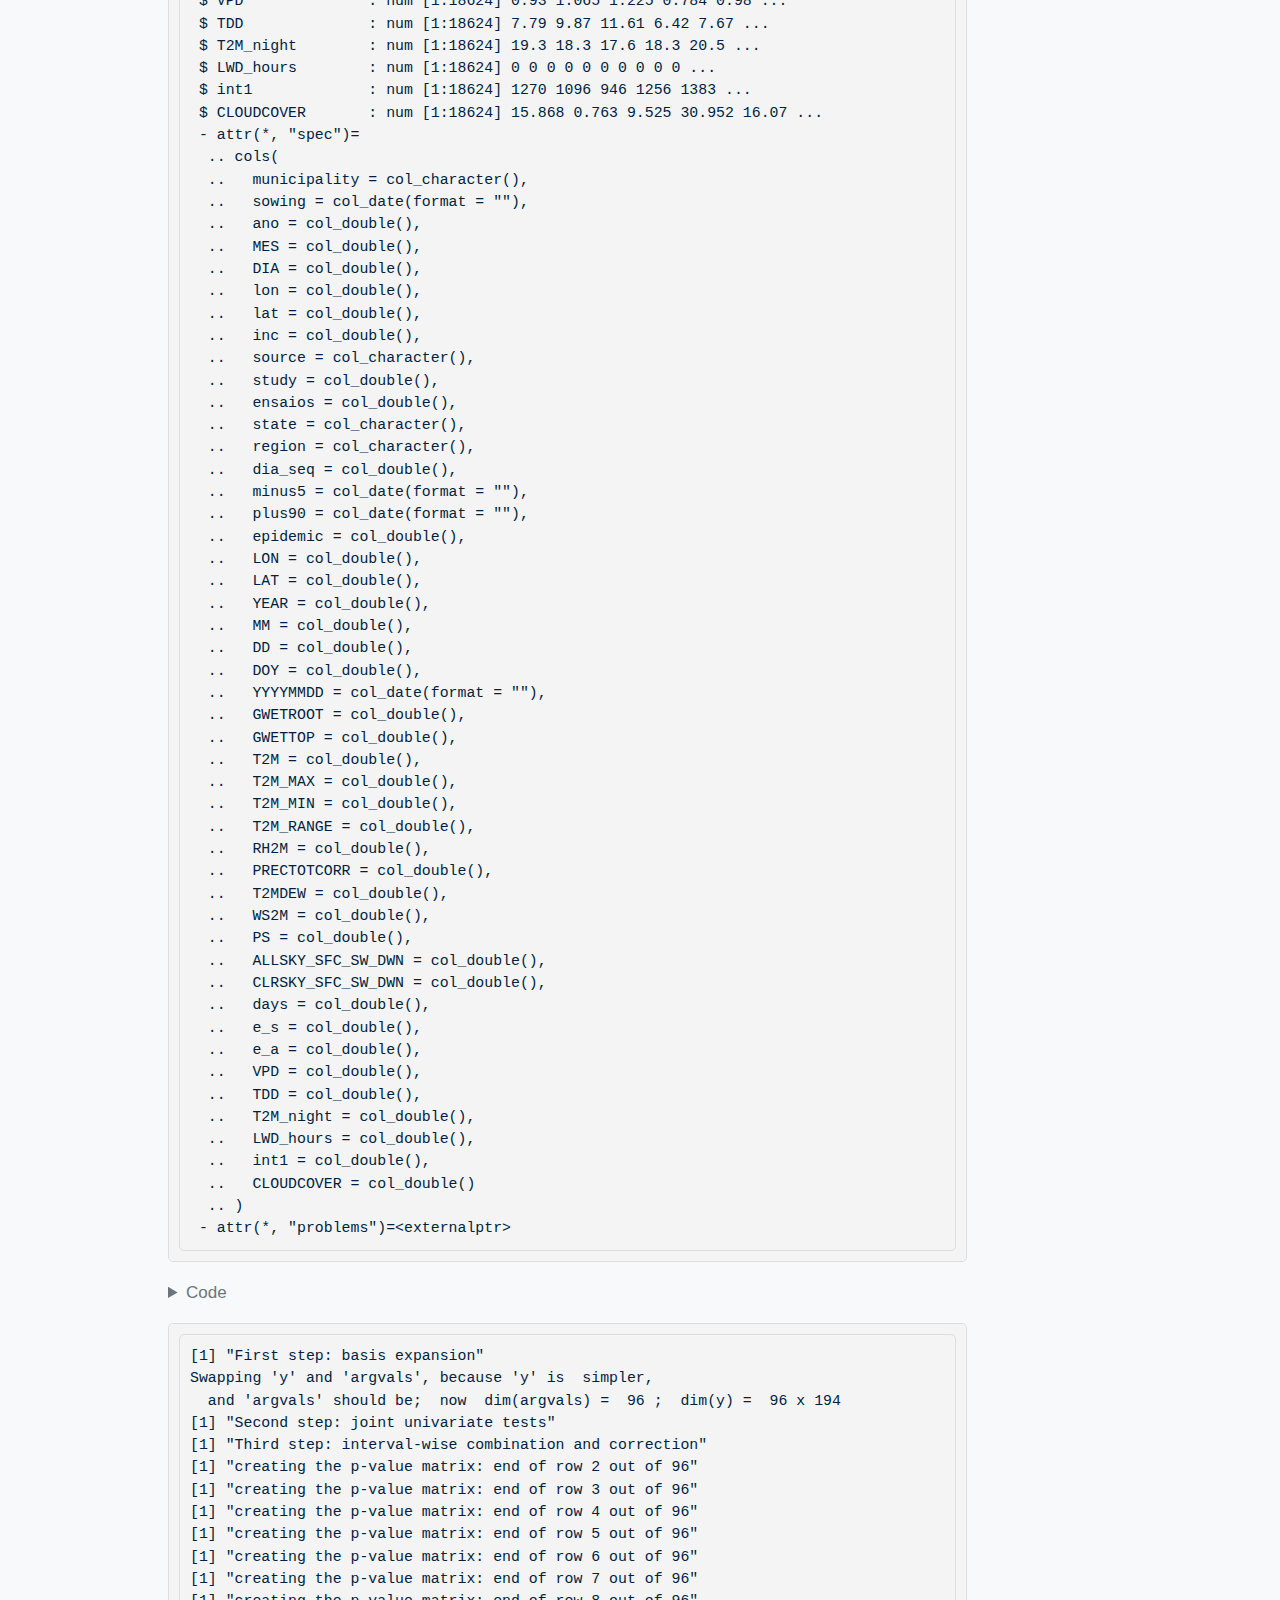
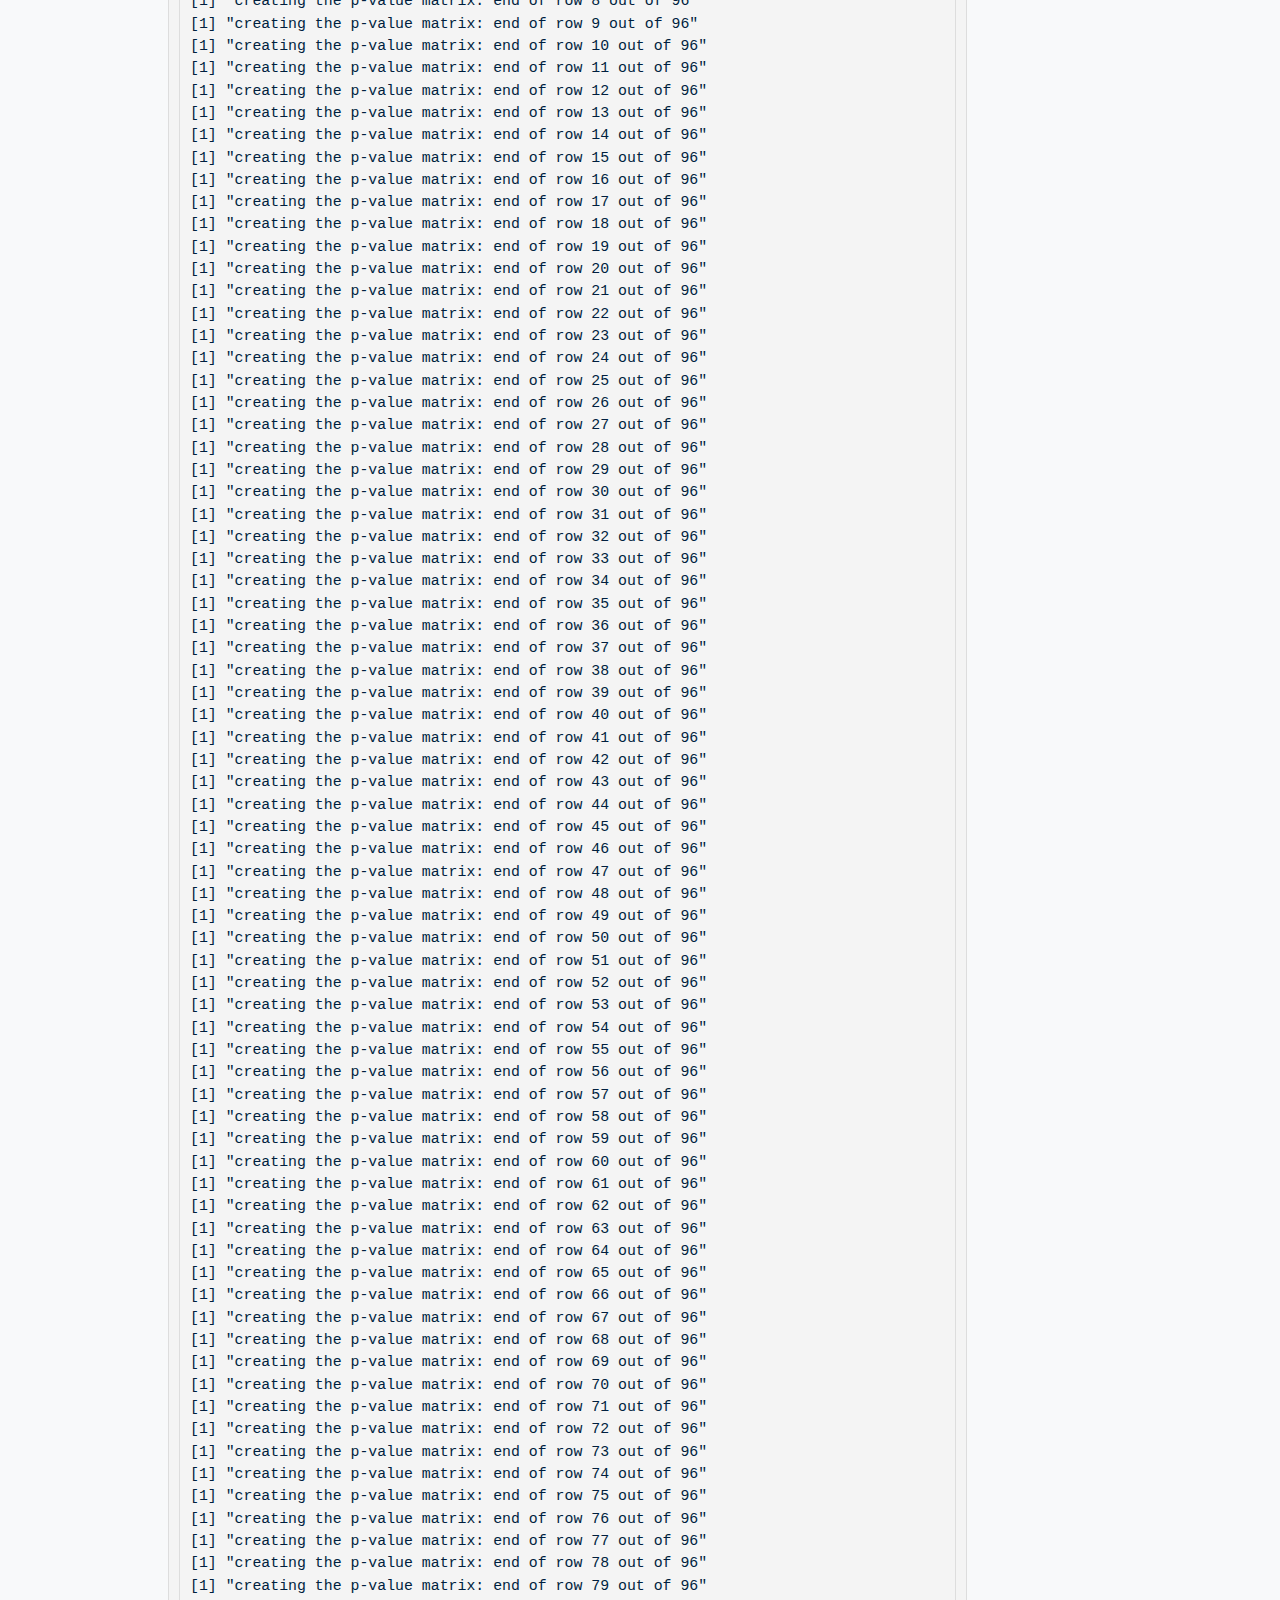
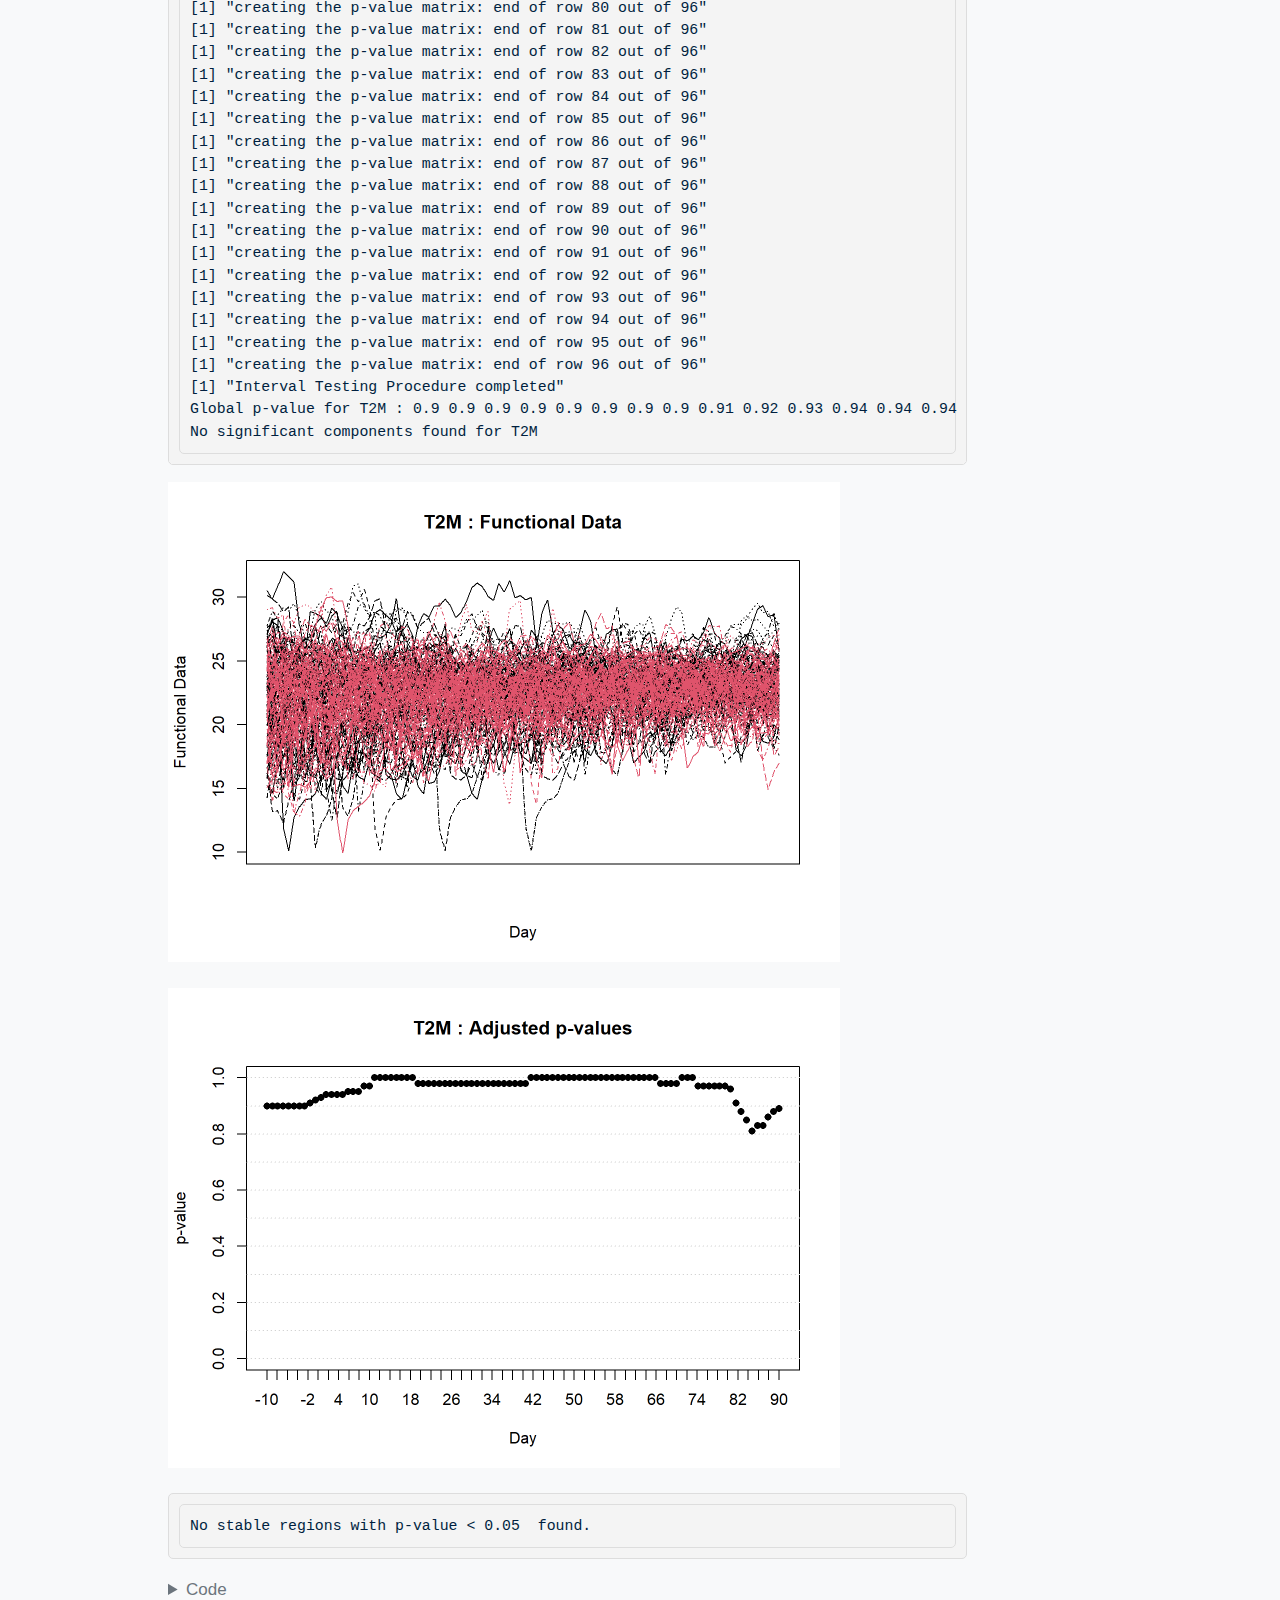
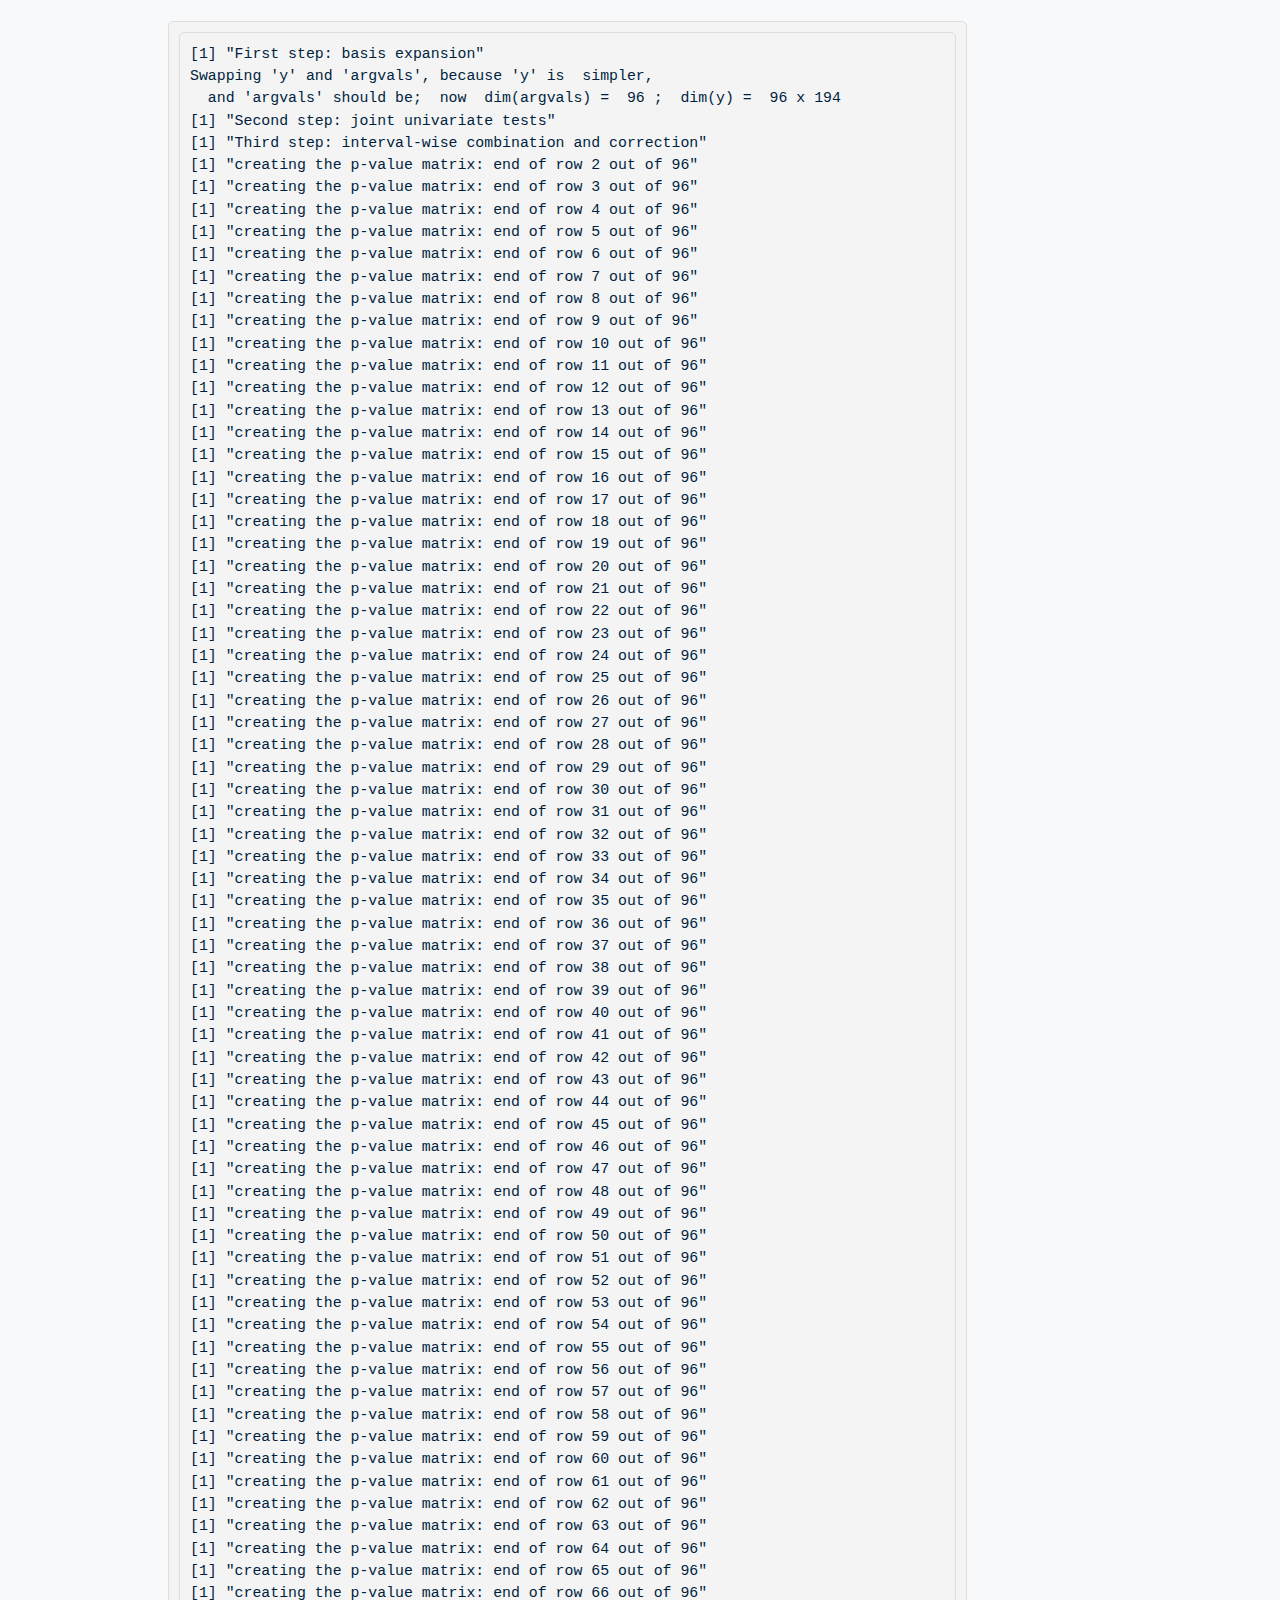
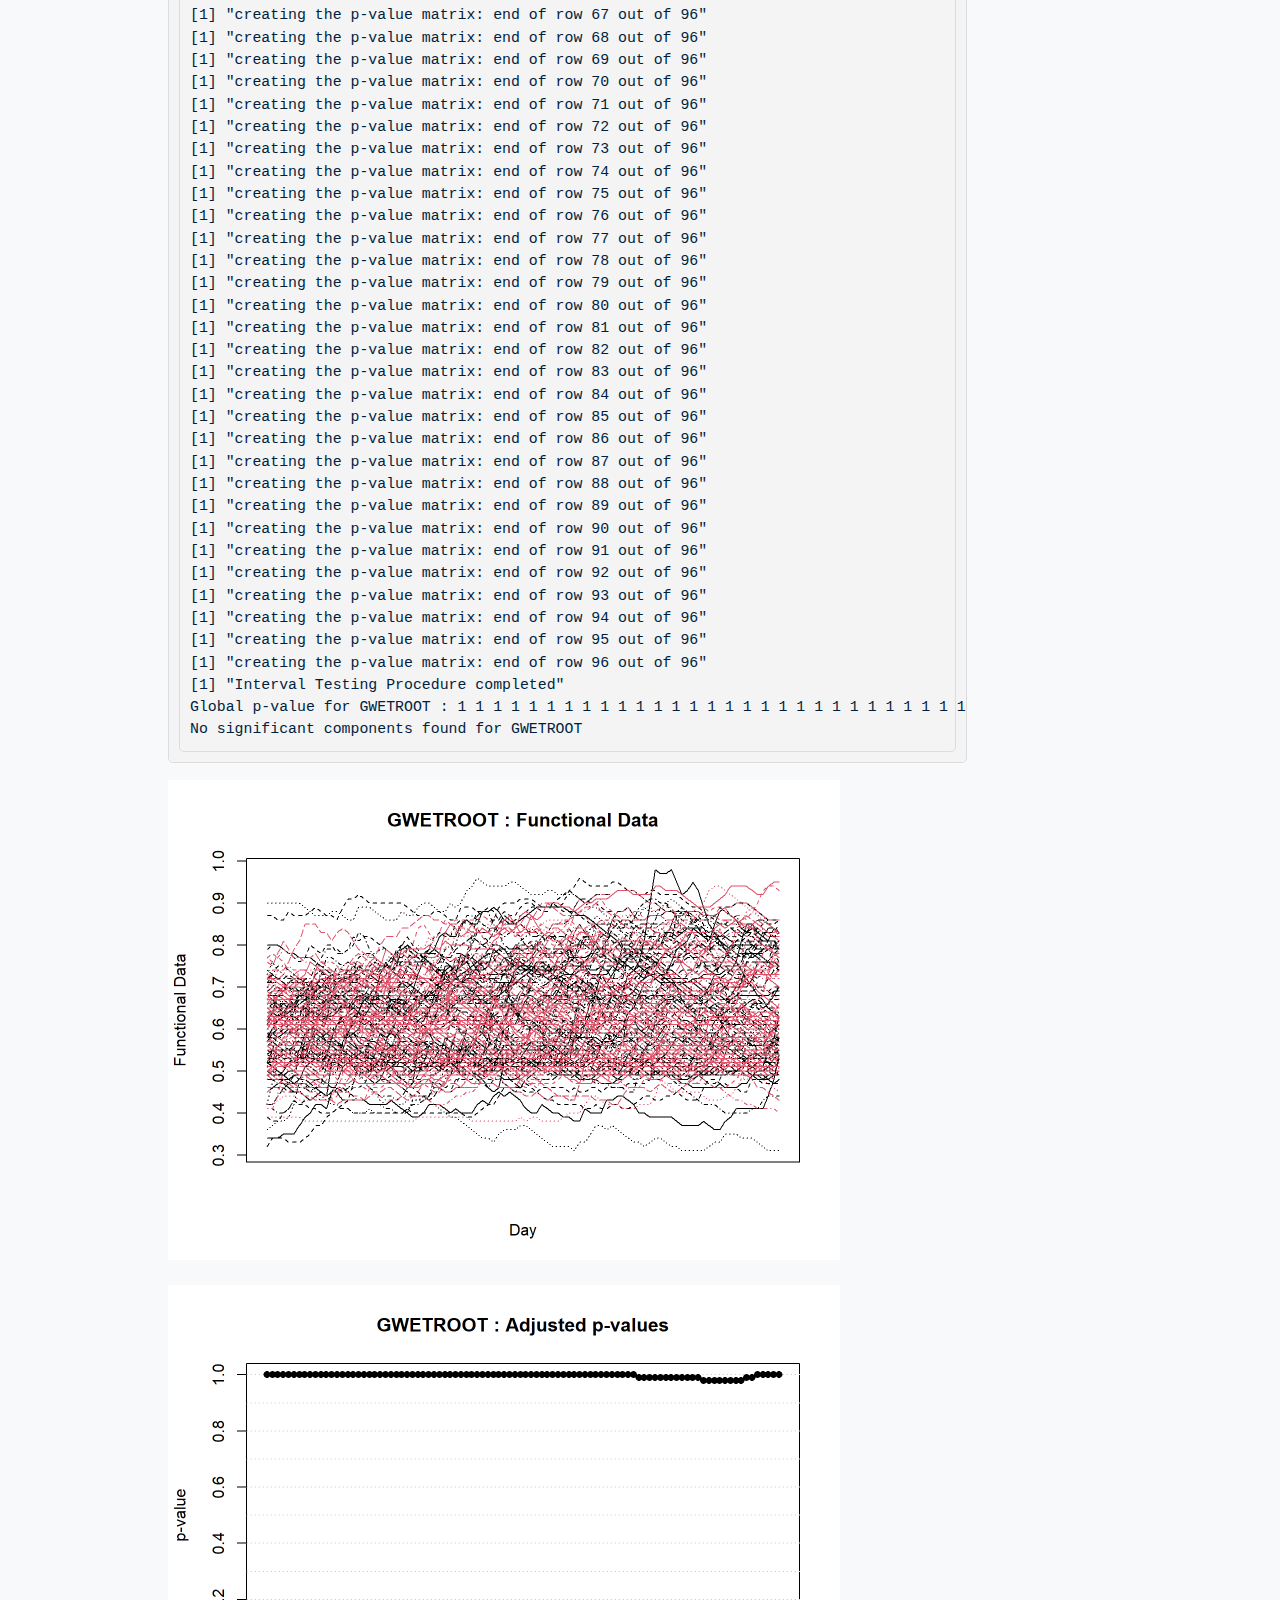
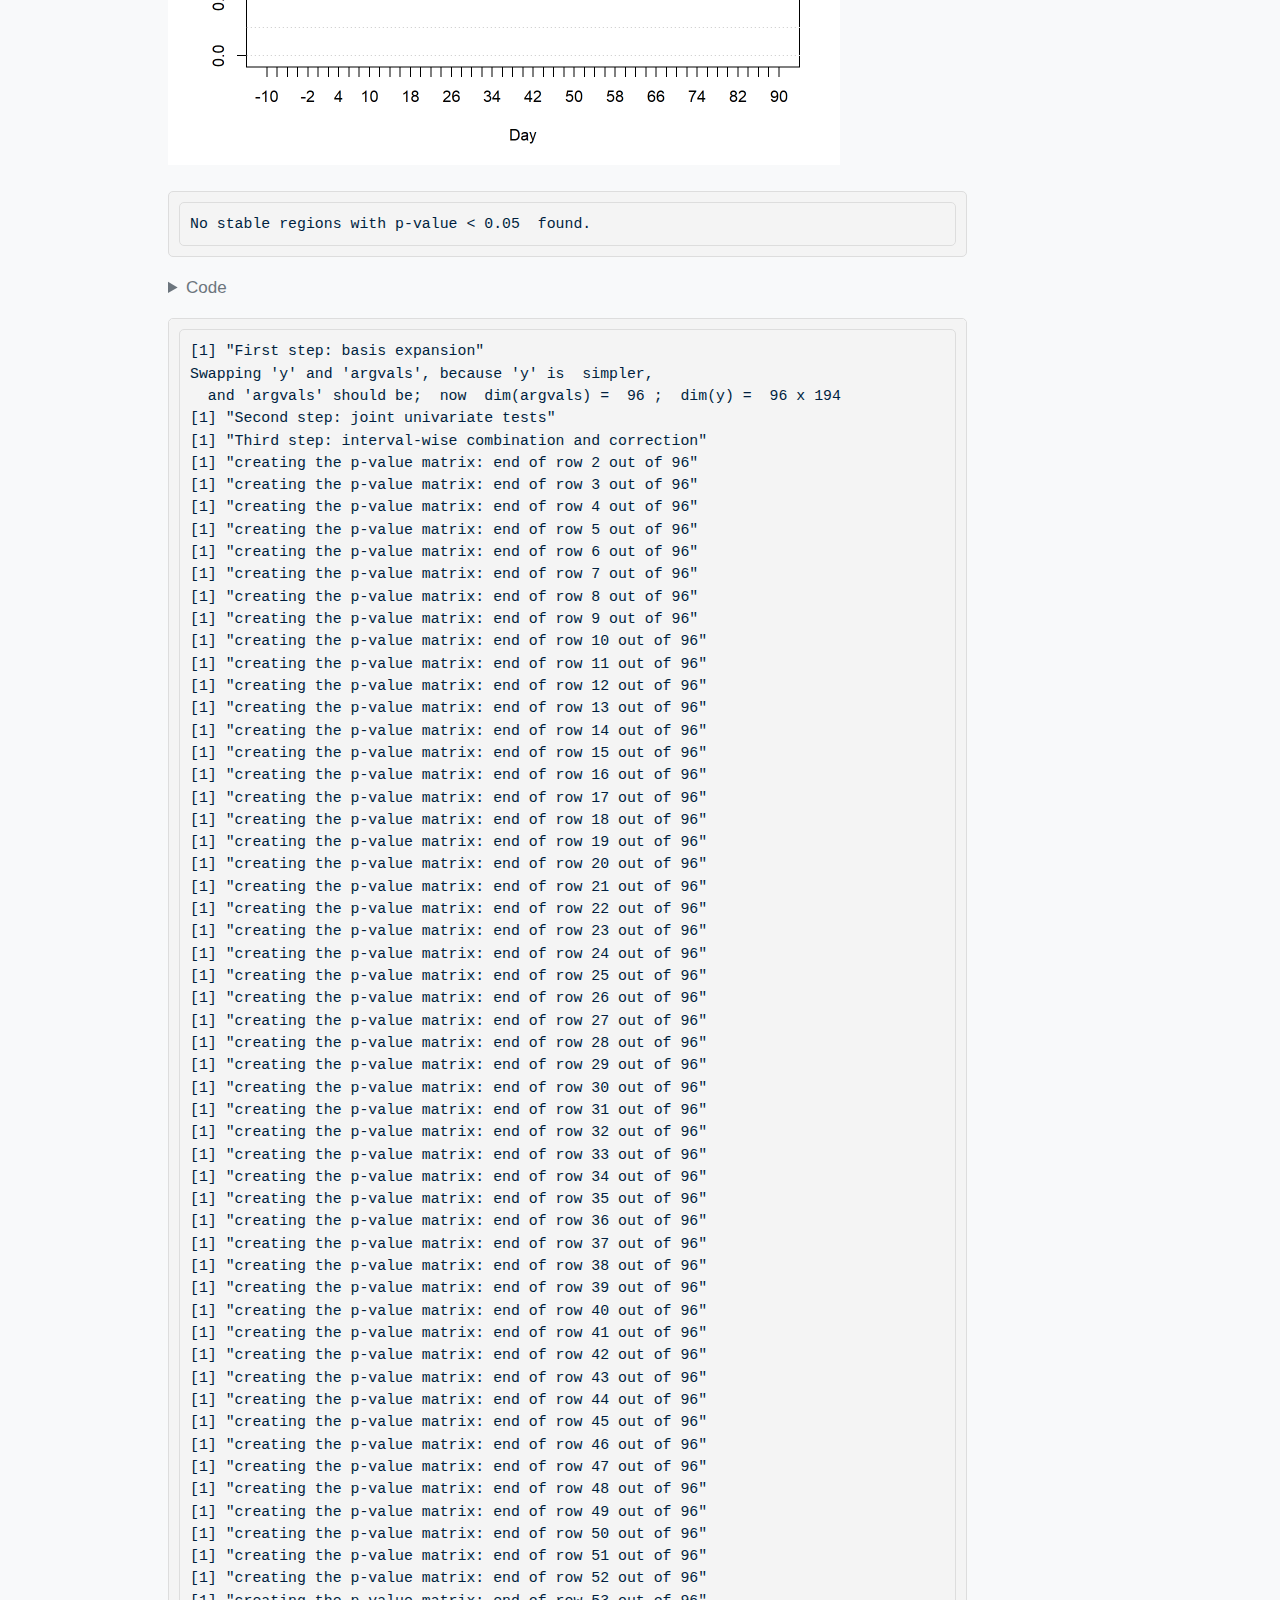
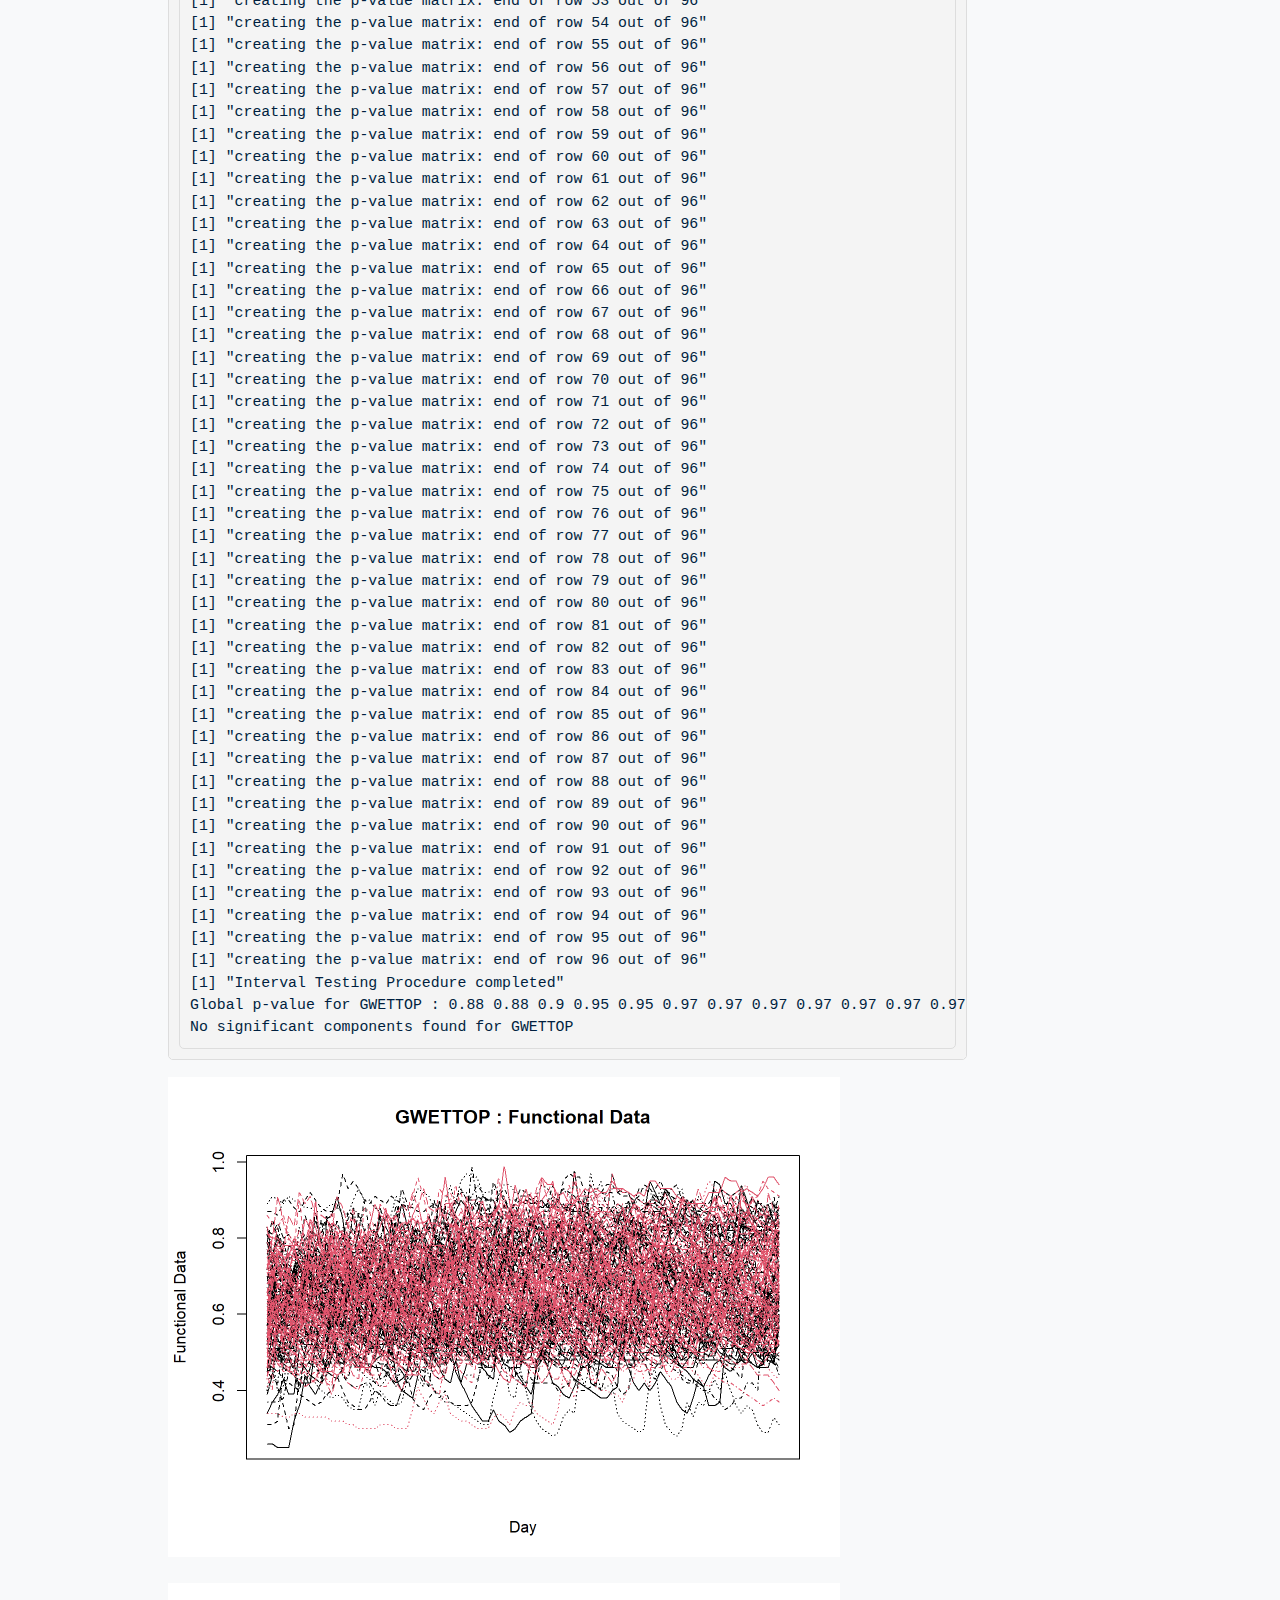
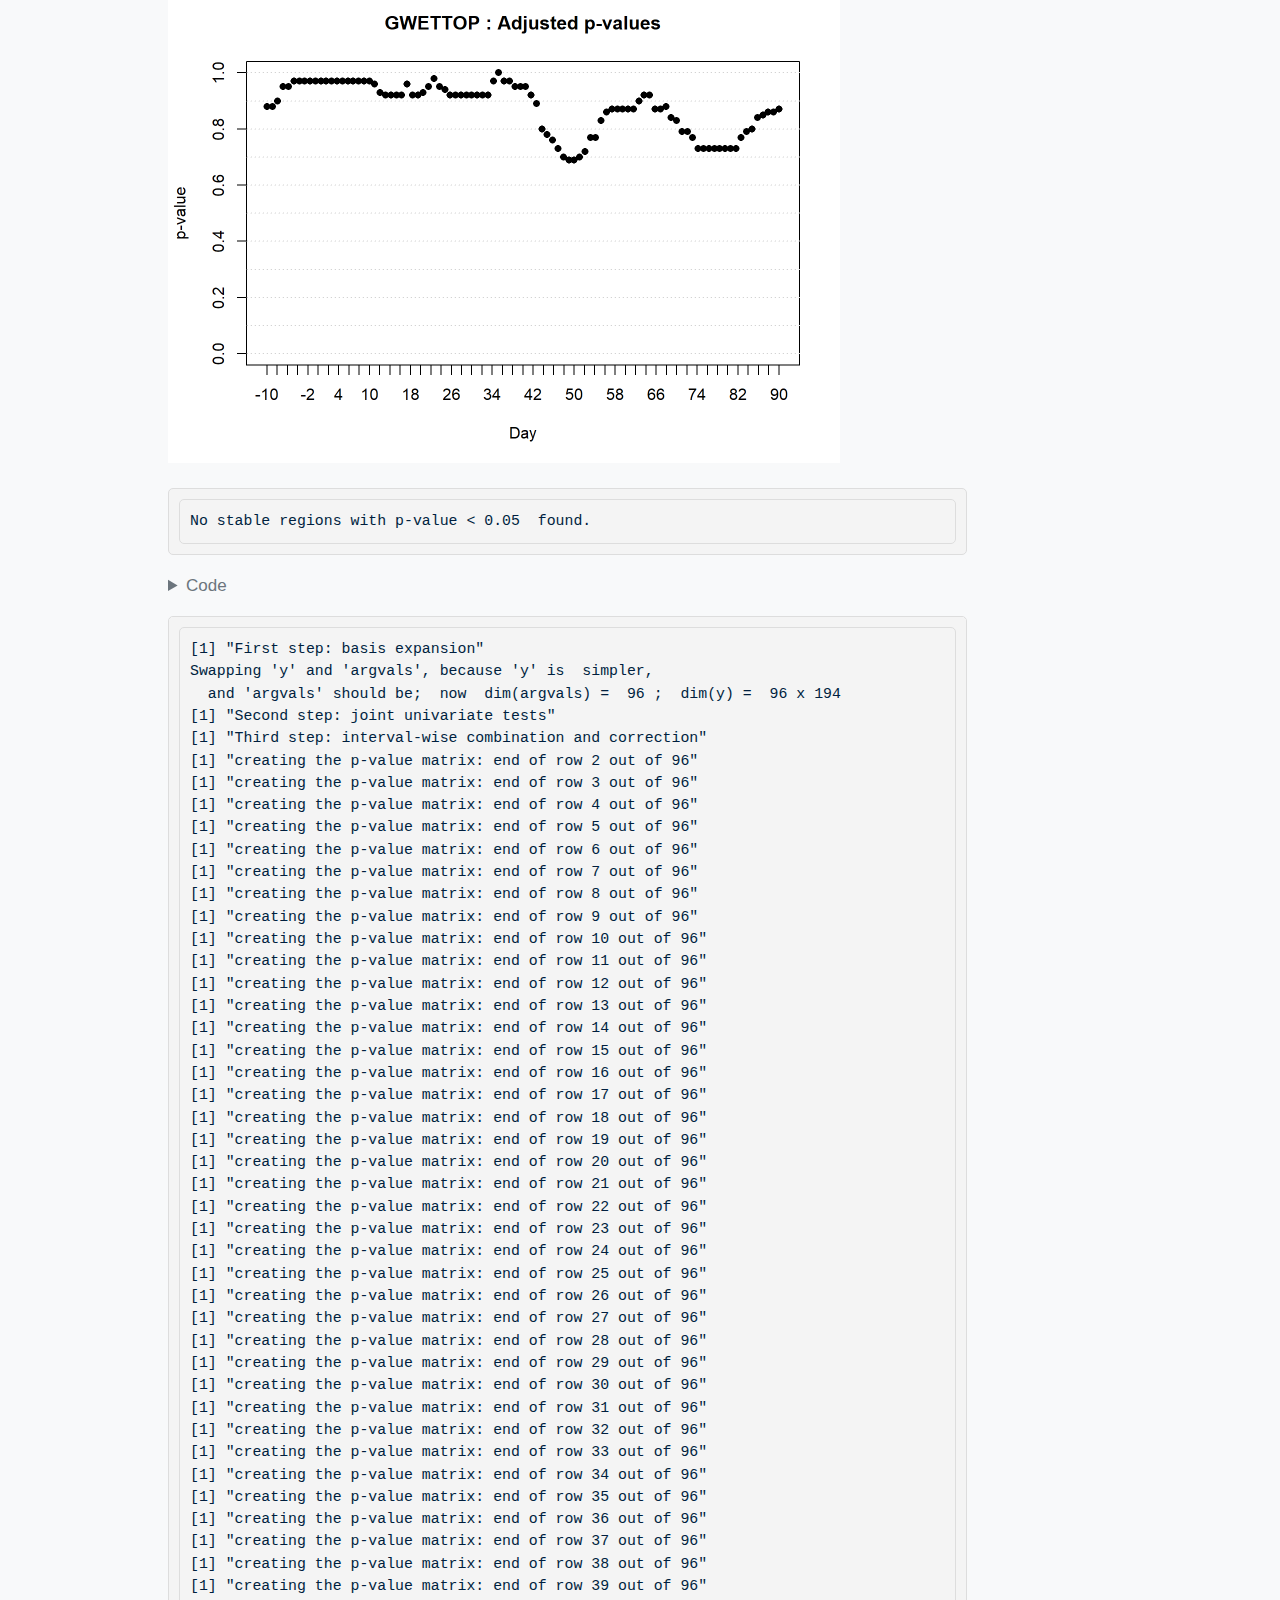
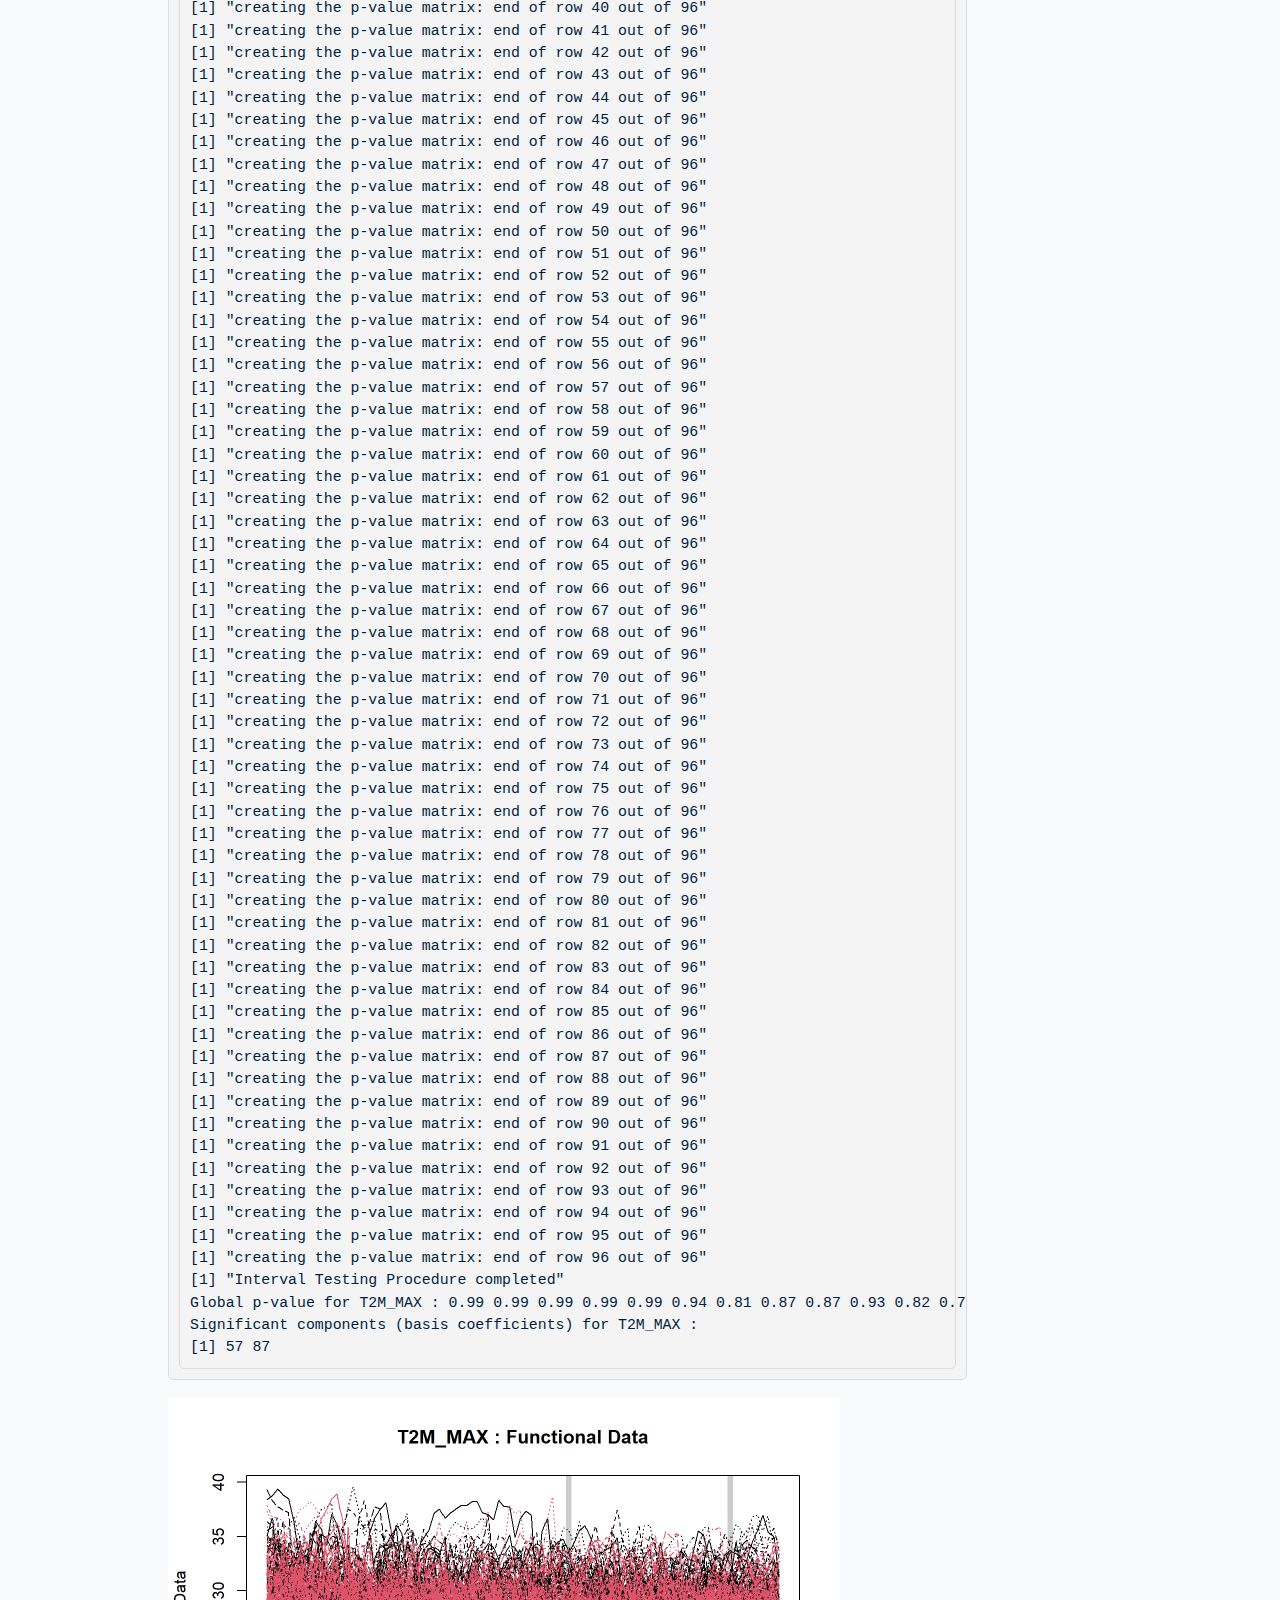
<file: docs/ipt.html>
<!DOCTYPE html>
<html xmlns="http://www.w3.org/1999/xhtml" lang="en" xml:lang="en"><head>

<meta charset="utf-8">
<meta name="generator" content="quarto-1.6.42">

<meta name="viewport" content="width=device-width, initial-scale=1.0, user-scalable=yes">


<title>ipt</title>
<style>
code{white-space: pre-wrap;}
span.smallcaps{font-variant: small-caps;}
div.columns{display: flex; gap: min(4vw, 1.5em);}
div.column{flex: auto; overflow-x: auto;}
div.hanging-indent{margin-left: 1.5em; text-indent: -1.5em;}
ul.task-list{list-style: none;}
ul.task-list li input[type="checkbox"] {
  width: 0.8em;
  margin: 0 0.8em 0.2em -1em; /* quarto-specific, see https://github.com/quarto-dev/quarto-cli/issues/4556 */ 
  vertical-align: middle;
}
/* CSS for syntax highlighting */
pre > code.sourceCode { white-space: pre; position: relative; }
pre > code.sourceCode > span { line-height: 1.25; }
pre > code.sourceCode > span:empty { height: 1.2em; }
.sourceCode { overflow: visible; }
code.sourceCode > span { color: inherit; text-decoration: inherit; }
div.sourceCode { margin: 1em 0; }
pre.sourceCode { margin: 0; }
@media screen {
div.sourceCode { overflow: auto; }
}
@media print {
pre > code.sourceCode { white-space: pre-wrap; }
pre > code.sourceCode > span { display: inline-block; text-indent: -5em; padding-left: 5em; }
}
pre.numberSource code
  { counter-reset: source-line 0; }
pre.numberSource code > span
  { position: relative; left: -4em; counter-increment: source-line; }
pre.numberSource code > span > a:first-child::before
  { content: counter(source-line);
    position: relative; left: -1em; text-align: right; vertical-align: baseline;
    border: none; display: inline-block;
    -webkit-touch-callout: none; -webkit-user-select: none;
    -khtml-user-select: none; -moz-user-select: none;
    -ms-user-select: none; user-select: none;
    padding: 0 4px; width: 4em;
  }
pre.numberSource { margin-left: 3em;  padding-left: 4px; }
div.sourceCode
  {   }
@media screen {
pre > code.sourceCode > span > a:first-child::before { text-decoration: underline; }
}
</style>


<script src="site_libs/quarto-nav/quarto-nav.js"></script>
<script src="site_libs/quarto-nav/headroom.min.js"></script>
<script src="site_libs/clipboard/clipboard.min.js"></script>
<script src="site_libs/quarto-search/autocomplete.umd.js"></script>
<script src="site_libs/quarto-search/fuse.min.js"></script>
<script src="site_libs/quarto-search/quarto-search.js"></script>
<meta name="quarto:offset" content="./">
<script src="site_libs/quarto-html/quarto.js"></script>
<script src="site_libs/quarto-html/popper.min.js"></script>
<script src="site_libs/quarto-html/tippy.umd.min.js"></script>
<script src="site_libs/quarto-html/anchor.min.js"></script>
<link href="site_libs/quarto-html/tippy.css" rel="stylesheet">
<link href="site_libs/quarto-html/quarto-syntax-highlighting-2f5df379a58b258e96c21c0638c20c03.css" rel="stylesheet" id="quarto-text-highlighting-styles">
<script src="site_libs/bootstrap/bootstrap.min.js"></script>
<link href="site_libs/bootstrap/bootstrap-icons.css" rel="stylesheet">
<link href="site_libs/bootstrap/bootstrap-d4be639c637f3db3c684c66cefad7e0c.min.css" rel="stylesheet" append-hash="true" id="quarto-bootstrap" data-mode="light">
<script id="quarto-search-options" type="application/json">{
  "location": "navbar",
  "copy-button": false,
  "collapse-after": 3,
  "panel-placement": "end",
  "type": "overlay",
  "limit": 50,
  "keyboard-shortcut": [
    "f",
    "/",
    "s"
  ],
  "show-item-context": false,
  "language": {
    "search-no-results-text": "No results",
    "search-matching-documents-text": "matching documents",
    "search-copy-link-title": "Copy link to search",
    "search-hide-matches-text": "Hide additional matches",
    "search-more-match-text": "more match in this document",
    "search-more-matches-text": "more matches in this document",
    "search-clear-button-title": "Clear",
    "search-text-placeholder": "",
    "search-detached-cancel-button-title": "Cancel",
    "search-submit-button-title": "Submit",
    "search-label": "Search"
  }
}</script>


<link rel="stylesheet" href="styles.css">
</head>

<body class="nav-fixed">

<div id="quarto-search-results"></div>
  <header id="quarto-header" class="headroom fixed-top">
    <nav class="navbar navbar-expand-lg " data-bs-theme="dark">
      <div class="navbar-container container-fluid">
            <div id="quarto-search" class="" title="Search"></div>
          <button class="navbar-toggler" type="button" data-bs-toggle="collapse" data-bs-target="#navbarCollapse" aria-controls="navbarCollapse" role="menu" aria-expanded="false" aria-label="Toggle navigation" onclick="if (window.quartoToggleHeadroom) { window.quartoToggleHeadroom(); }">
  <span class="navbar-toggler-icon"></span>
</button>
          <div class="collapse navbar-collapse" id="navbarCollapse">
            <ul class="navbar-nav navbar-nav-scroll me-auto">
  <li class="nav-item">
    <a class="nav-link" href="./index.html"> 
<span class="menu-text">Predict model - White mold in soybean</span></a>
  </li>  
  <li class="nav-item">
    <a class="nav-link" href="./join_all_data.html"> 
<span class="menu-text"><i class="bi bi-box-arrow-in-right"></i> Data</span></a>
  </li>  
  <li class="nav-item dropdown ">
    <a class="nav-link dropdown-toggle" href="#" id="nav-menu-i-classbi-bi-graph-upi-analysis" role="link" data-bs-toggle="dropdown" aria-expanded="false">
 <span class="menu-text"><i class="bi bi-graph-up"></i> Analysis</span>
    </a>
    <ul class="dropdown-menu" aria-labelledby="nav-menu-i-classbi-bi-graph-upi-analysis">    
        <li>
    <a class="dropdown-item" href="./organizing_dataset.html">
 <span class="dropdown-text">Organizing</span></a>
  </li>  
        <li>
    <a class="dropdown-item" href="./weather_data.html">
 <span class="dropdown-text">Weather data</span></a>
  </li>  
        <li>
    <a class="dropdown-item" href="./ipt.html">
 <span class="dropdown-text">Method 1</span></a>
  </li>  
        <li>
    <a class="dropdown-item" href="./method.html">
 <span class="dropdown-text">Method 2</span></a>
  </li>  
        <li>
    <a class="dropdown-item" href="./logistic.html">
 <span class="dropdown-text">Logistic model</span></a>
  </li>  
    </ul>
  </li>
</ul>
            <ul class="navbar-nav navbar-nav-scroll ms-auto">
  <li class="nav-item compact">
    <a class="nav-link" href="https://twitter.com/monalisacdc"> <i class="bi bi-twitter" role="img">
</i> 
<span class="menu-text"></span></a>
  </li>  
  <li class="nav-item compact">
    <a class="nav-link" href="https://github.com/Monalisacdc"> <i class="bi bi-github" role="img">
</i> 
<span class="menu-text"></span></a>
  </li>  
  <li class="nav-item compact">
    <a class="nav-link" href="https://www.linkedin.com/in/monalisa-de-c%C3%B3l-62a6b31b8/"> <i class="bi bi-linkedin" role="img">
</i> 
<span class="menu-text"></span></a>
  </li>  
</ul>
          </div> <!-- /navcollapse -->
            <div class="quarto-navbar-tools">
</div>
      </div> <!-- /container-fluid -->
    </nav>
</header>
<!-- content -->
<div id="quarto-content" class="quarto-container page-columns page-rows-contents page-layout-article page-navbar">
<!-- sidebar -->
<!-- margin-sidebar -->
    <div id="quarto-margin-sidebar" class="sidebar margin-sidebar">
        <nav id="TOC" role="doc-toc" class="toc-active">
    <h2 id="toc-title">On this page</h2>
   
  <ul>
  <li><a href="#method-1-ipt-test" id="toc-method-1-ipt-test" class="nav-link active" data-scroll-target="#method-1-ipt-test">Method 1 IPT test</a></li>
  <li><a href="#function-fdatest" id="toc-function-fdatest" class="nav-link" data-scroll-target="#function-fdatest">function FDATEST</a>
  <ul class="collapse">
  <li><a href="#fdatest-variables" id="toc-fdatest-variables" class="nav-link" data-scroll-target="#fdatest-variables">fdatest variables</a></li>
  </ul></li>
  </ul>
</nav>
    </div>
<!-- main -->
<main class="content" id="quarto-document-content"><header id="title-block-header" class="quarto-title-block"></header>




<section id="method-1-ipt-test" class="level1">
<h1>Method 1 IPT test</h1>
<p>The ITP test evaluates whether the temporal patterns of a weather variable differ significantly between epidemic and non-epidemic conditions, highlighting the critical time periods in which these differences occur.</p>
</section>
<section id="function-fdatest" class="level1">
<h1>function FDATEST</h1>
<div class="cell">
<details class="code-fold">
<summary>Code</summary>
<div class="sourceCode cell-code" id="cb1"><pre class="sourceCode r code-with-copy"><code class="sourceCode r"><span id="cb1-1"><a href="#cb1-1" aria-hidden="true" tabindex="-1"></a><span class="fu">library</span>(gsheet)</span>
<span id="cb1-2"><a href="#cb1-2" aria-hidden="true" tabindex="-1"></a>trials_weather <span class="ot">=</span> <span class="fu">gsheet2tbl</span>(<span class="st">"https://docs.google.com/spreadsheets/d/1SIb-z-c2R4DiNAV8AcFAn7UPjlQe5t5bPxxl1tMdQwA/edit?usp=sharing"</span>)</span></code><button title="Copy to Clipboard" class="code-copy-button"><i class="bi"></i></button></pre></div>
</details>
</div>
<div class="cell">
<details class="code-fold">
<summary>Code</summary>
<div class="sourceCode cell-code" id="cb2"><pre class="sourceCode r code-with-copy"><code class="sourceCode r"><span id="cb2-1"><a href="#cb2-1" aria-hidden="true" tabindex="-1"></a><span class="fu">library</span>(fdatest)</span>
<span id="cb2-2"><a href="#cb2-2" aria-hidden="true" tabindex="-1"></a><span class="fu">library</span>(dplyr)</span>
<span id="cb2-3"><a href="#cb2-3" aria-hidden="true" tabindex="-1"></a><span class="fu">library</span>(tidyr)</span>
<span id="cb2-4"><a href="#cb2-4" aria-hidden="true" tabindex="-1"></a></span>
<span id="cb2-5"><a href="#cb2-5" aria-hidden="true" tabindex="-1"></a>run_ITP_test <span class="ot">&lt;-</span> <span class="cf">function</span>(data, <span class="at">weather_var =</span> <span class="st">"RH2M"</span>, <span class="at">B =</span> <span class="dv">100</span>) {</span>
<span id="cb2-6"><a href="#cb2-6" aria-hidden="true" tabindex="-1"></a>  </span>
<span id="cb2-7"><a href="#cb2-7" aria-hidden="true" tabindex="-1"></a>  <span class="co"># Preprocessing</span></span>
<span id="cb2-8"><a href="#cb2-8" aria-hidden="true" tabindex="-1"></a>  data <span class="ot">&lt;-</span> data <span class="sc">%&gt;%</span></span>
<span id="cb2-9"><a href="#cb2-9" aria-hidden="true" tabindex="-1"></a>    <span class="fu">mutate</span>(</span>
<span id="cb2-10"><a href="#cb2-10" aria-hidden="true" tabindex="-1"></a>      <span class="at">YYYYMMDD =</span> <span class="fu">as.Date</span>(YYYYMMDD),</span>
<span id="cb2-11"><a href="#cb2-11" aria-hidden="true" tabindex="-1"></a>      <span class="at">days =</span> days</span>
<span id="cb2-12"><a href="#cb2-12" aria-hidden="true" tabindex="-1"></a>     </span>
<span id="cb2-13"><a href="#cb2-13" aria-hidden="true" tabindex="-1"></a>    )</span>
<span id="cb2-14"><a href="#cb2-14" aria-hidden="true" tabindex="-1"></a>  </span>
<span id="cb2-15"><a href="#cb2-15" aria-hidden="true" tabindex="-1"></a>  weather_var_sym <span class="ot">&lt;-</span> <span class="fu">sym</span>(weather_var)</span>
<span id="cb2-16"><a href="#cb2-16" aria-hidden="true" tabindex="-1"></a>  </span>
<span id="cb2-17"><a href="#cb2-17" aria-hidden="true" tabindex="-1"></a>  <span class="co"># Filter epidemic data</span></span>
<span id="cb2-18"><a href="#cb2-18" aria-hidden="true" tabindex="-1"></a>  df_epidemic <span class="ot">&lt;-</span> data <span class="sc">%&gt;%</span></span>
<span id="cb2-19"><a href="#cb2-19" aria-hidden="true" tabindex="-1"></a>    <span class="fu">mutate</span>(<span class="at">days =</span> <span class="fu">round</span>(days)) <span class="sc">%&gt;%</span></span>
<span id="cb2-20"><a href="#cb2-20" aria-hidden="true" tabindex="-1"></a>    <span class="fu">filter</span>(epidemic <span class="sc">==</span> <span class="dv">1</span>, days <span class="sc">&gt;</span> <span class="sc">-</span><span class="dv">10</span>) <span class="sc">%&gt;%</span></span>
<span id="cb2-21"><a href="#cb2-21" aria-hidden="true" tabindex="-1"></a>    dplyr<span class="sc">::</span><span class="fu">select</span>(<span class="sc">!!</span>weather_var_sym, days, study) <span class="sc">%&gt;%</span></span>
<span id="cb2-22"><a href="#cb2-22" aria-hidden="true" tabindex="-1"></a>    <span class="fu">group_by</span>(study, days) <span class="sc">%&gt;%</span></span>
<span id="cb2-23"><a href="#cb2-23" aria-hidden="true" tabindex="-1"></a>    <span class="fu">summarise</span>(<span class="at">value =</span> <span class="fu">mean</span>(<span class="sc">!!</span>weather_var_sym, <span class="at">na.rm =</span> <span class="cn">TRUE</span>), <span class="at">.groups =</span> <span class="st">"drop"</span>)</span>
<span id="cb2-24"><a href="#cb2-24" aria-hidden="true" tabindex="-1"></a>  </span>
<span id="cb2-25"><a href="#cb2-25" aria-hidden="true" tabindex="-1"></a>  <span class="co"># Filter non-epidemic data</span></span>
<span id="cb2-26"><a href="#cb2-26" aria-hidden="true" tabindex="-1"></a>  df_non_epidemic <span class="ot">&lt;-</span> data <span class="sc">%&gt;%</span></span>
<span id="cb2-27"><a href="#cb2-27" aria-hidden="true" tabindex="-1"></a>    <span class="fu">mutate</span>(<span class="at">days =</span> <span class="fu">round</span>(days)) <span class="sc">%&gt;%</span></span>
<span id="cb2-28"><a href="#cb2-28" aria-hidden="true" tabindex="-1"></a>    <span class="fu">filter</span>(epidemic <span class="sc">!=</span> <span class="dv">1</span>, days <span class="sc">&gt;</span> <span class="sc">-</span><span class="dv">10</span>) <span class="sc">%&gt;%</span></span>
<span id="cb2-29"><a href="#cb2-29" aria-hidden="true" tabindex="-1"></a>    dplyr<span class="sc">::</span><span class="fu">select</span>(<span class="sc">!!</span>weather_var_sym, days, study) <span class="sc">%&gt;%</span></span>
<span id="cb2-30"><a href="#cb2-30" aria-hidden="true" tabindex="-1"></a>    <span class="fu">group_by</span>(study, days) <span class="sc">%&gt;%</span></span>
<span id="cb2-31"><a href="#cb2-31" aria-hidden="true" tabindex="-1"></a>    <span class="fu">summarise</span>(<span class="at">value =</span> <span class="fu">mean</span>(<span class="sc">!!</span>weather_var_sym, <span class="at">na.rm =</span> <span class="cn">TRUE</span>), <span class="at">.groups =</span> <span class="st">"drop"</span>)</span>
<span id="cb2-32"><a href="#cb2-32" aria-hidden="true" tabindex="-1"></a>  </span>
<span id="cb2-33"><a href="#cb2-33" aria-hidden="true" tabindex="-1"></a>  <span class="co"># Pivot to wide format</span></span>
<span id="cb2-34"><a href="#cb2-34" aria-hidden="true" tabindex="-1"></a>  df_epidemic_wide <span class="ot">&lt;-</span> df_epidemic <span class="sc">%&gt;%</span></span>
<span id="cb2-35"><a href="#cb2-35" aria-hidden="true" tabindex="-1"></a>    <span class="fu">pivot_wider</span>(<span class="at">names_from =</span> days, <span class="at">values_from =</span> value) <span class="sc">%&gt;%</span></span>
<span id="cb2-36"><a href="#cb2-36" aria-hidden="true" tabindex="-1"></a>    <span class="fu">ungroup</span>() <span class="sc">%&gt;%</span></span>
<span id="cb2-37"><a href="#cb2-37" aria-hidden="true" tabindex="-1"></a>    dplyr<span class="sc">::</span><span class="fu">select</span>(<span class="sc">-</span>study)</span>
<span id="cb2-38"><a href="#cb2-38" aria-hidden="true" tabindex="-1"></a>  </span>
<span id="cb2-39"><a href="#cb2-39" aria-hidden="true" tabindex="-1"></a>  df_non_epidemic_wide <span class="ot">&lt;-</span> df_non_epidemic <span class="sc">%&gt;%</span></span>
<span id="cb2-40"><a href="#cb2-40" aria-hidden="true" tabindex="-1"></a>    <span class="fu">pivot_wider</span>(<span class="at">names_from =</span> days, <span class="at">values_from =</span> value) <span class="sc">%&gt;%</span></span>
<span id="cb2-41"><a href="#cb2-41" aria-hidden="true" tabindex="-1"></a>    <span class="fu">ungroup</span>() <span class="sc">%&gt;%</span></span>
<span id="cb2-42"><a href="#cb2-42" aria-hidden="true" tabindex="-1"></a>    dplyr<span class="sc">::</span><span class="fu">select</span>(<span class="sc">-</span>study)</span>
<span id="cb2-43"><a href="#cb2-43" aria-hidden="true" tabindex="-1"></a>  </span>
<span id="cb2-44"><a href="#cb2-44" aria-hidden="true" tabindex="-1"></a> </span>
<span id="cb2-45"><a href="#cb2-45" aria-hidden="true" tabindex="-1"></a>  </span>
<span id="cb2-46"><a href="#cb2-46" aria-hidden="true" tabindex="-1"></a>  <span class="co"># Convert to matrix</span></span>
<span id="cb2-47"><a href="#cb2-47" aria-hidden="true" tabindex="-1"></a>  data_epidemic <span class="ot">&lt;-</span> <span class="fu">as.matrix</span>(df_epidemic_wide)</span>
<span id="cb2-48"><a href="#cb2-48" aria-hidden="true" tabindex="-1"></a>  data_non_epidemic <span class="ot">&lt;-</span> <span class="fu">as.matrix</span>(df_non_epidemic_wide)</span>
<span id="cb2-49"><a href="#cb2-49" aria-hidden="true" tabindex="-1"></a>  </span>
<span id="cb2-50"><a href="#cb2-50" aria-hidden="true" tabindex="-1"></a>  <span class="co"># Perform FDA test</span></span>
<span id="cb2-51"><a href="#cb2-51" aria-hidden="true" tabindex="-1"></a>  itp_result <span class="ot">&lt;-</span> <span class="fu">ITP2bspline</span>(<span class="at">data1 =</span> data_epidemic, <span class="at">data2 =</span> data_non_epidemic, <span class="at">B =</span> B)</span>
<span id="cb2-52"><a href="#cb2-52" aria-hidden="true" tabindex="-1"></a>  </span>
<span id="cb2-53"><a href="#cb2-53" aria-hidden="true" tabindex="-1"></a>  <span class="co"># Output results</span></span>
<span id="cb2-54"><a href="#cb2-54" aria-hidden="true" tabindex="-1"></a>  <span class="fu">cat</span>(<span class="st">"Global p-value for"</span>, weather_var, <span class="st">":"</span>, itp_result<span class="sc">$</span>corrected.pval, <span class="st">"</span><span class="sc">\n</span><span class="st">"</span>)</span>
<span id="cb2-55"><a href="#cb2-55" aria-hidden="true" tabindex="-1"></a>  significant_components <span class="ot">&lt;-</span> <span class="fu">which</span>(itp_result<span class="sc">$</span>corrected.pval <span class="sc">&lt;</span> <span class="fl">0.05</span>)</span>
<span id="cb2-56"><a href="#cb2-56" aria-hidden="true" tabindex="-1"></a>  </span>
<span id="cb2-57"><a href="#cb2-57" aria-hidden="true" tabindex="-1"></a>  <span class="cf">if</span> (<span class="fu">length</span>(significant_components) <span class="sc">&gt;</span> <span class="dv">0</span>) {</span>
<span id="cb2-58"><a href="#cb2-58" aria-hidden="true" tabindex="-1"></a>    <span class="fu">cat</span>(<span class="st">"Significant components (basis coefficients) for"</span>, weather_var, <span class="st">":</span><span class="sc">\n</span><span class="st">"</span>)</span>
<span id="cb2-59"><a href="#cb2-59" aria-hidden="true" tabindex="-1"></a>    <span class="fu">print</span>(significant_components)</span>
<span id="cb2-60"><a href="#cb2-60" aria-hidden="true" tabindex="-1"></a>  } <span class="cf">else</span> {</span>
<span id="cb2-61"><a href="#cb2-61" aria-hidden="true" tabindex="-1"></a>    <span class="fu">cat</span>(<span class="st">"No significant components found for"</span>, weather_var, <span class="st">"</span><span class="sc">\n</span><span class="st">"</span>)</span>
<span id="cb2-62"><a href="#cb2-62" aria-hidden="true" tabindex="-1"></a>  }</span>
<span id="cb2-63"><a href="#cb2-63" aria-hidden="true" tabindex="-1"></a>  </span>
<span id="cb2-64"><a href="#cb2-64" aria-hidden="true" tabindex="-1"></a>  <span class="co"># Plot FDA results</span></span>
<span id="cb2-65"><a href="#cb2-65" aria-hidden="true" tabindex="-1"></a>  <span class="fu">plot</span>(itp_result, <span class="at">main =</span> weather_var, <span class="at">xrange =</span> <span class="fu">c</span>(<span class="sc">-</span><span class="dv">10</span>, <span class="dv">90</span>), <span class="at">xlab =</span> <span class="st">'Day'</span>, <span class="at">xaxt =</span> <span class="st">'n'</span>)</span>
<span id="cb2-66"><a href="#cb2-66" aria-hidden="true" tabindex="-1"></a>  <span class="fu">axis</span>(<span class="dv">1</span>, <span class="at">at =</span> <span class="fu">seq</span>(<span class="sc">-</span><span class="dv">10</span>, <span class="dv">90</span>, <span class="at">by =</span> <span class="dv">2</span>), <span class="at">labels =</span> <span class="fu">seq</span>(<span class="sc">-</span><span class="dv">10</span>, <span class="dv">90</span>, <span class="at">by =</span> <span class="dv">2</span>))</span>
<span id="cb2-67"><a href="#cb2-67" aria-hidden="true" tabindex="-1"></a>  pvals <span class="ot">&lt;-</span> itp_result<span class="sc">$</span>pval</span>
<span id="cb2-68"><a href="#cb2-68" aria-hidden="true" tabindex="-1"></a></span>
<span id="cb2-69"><a href="#cb2-69" aria-hidden="true" tabindex="-1"></a>  <span class="co"># Define significance threshold</span></span>
<span id="cb2-70"><a href="#cb2-70" aria-hidden="true" tabindex="-1"></a>  alpha <span class="ot">&lt;-</span> <span class="fl">0.05</span></span>
<span id="cb2-71"><a href="#cb2-71" aria-hidden="true" tabindex="-1"></a></span>
<span id="cb2-72"><a href="#cb2-72" aria-hidden="true" tabindex="-1"></a>  <span class="co"># Identify significant time points</span></span>
<span id="cb2-73"><a href="#cb2-73" aria-hidden="true" tabindex="-1"></a>  significant_points <span class="ot">&lt;-</span> <span class="fu">which</span>(pvals <span class="sc">&lt;</span> alpha)</span>
<span id="cb2-74"><a href="#cb2-74" aria-hidden="true" tabindex="-1"></a></span>
<span id="cb2-75"><a href="#cb2-75" aria-hidden="true" tabindex="-1"></a>  <span class="co"># Group into contiguous regions</span></span>
<span id="cb2-76"><a href="#cb2-76" aria-hidden="true" tabindex="-1"></a>  <span class="cf">if</span> (<span class="fu">length</span>(significant_points) <span class="sc">&gt;</span> <span class="dv">0</span>) {</span>
<span id="cb2-77"><a href="#cb2-77" aria-hidden="true" tabindex="-1"></a>    stable_regions <span class="ot">&lt;-</span> <span class="fu">split</span>(significant_points, <span class="fu">cumsum</span>(<span class="fu">c</span>(<span class="dv">1</span>, <span class="fu">diff</span>(significant_points) <span class="sc">!=</span> <span class="dv">1</span>)))</span>
<span id="cb2-78"><a href="#cb2-78" aria-hidden="true" tabindex="-1"></a>    region_ranges <span class="ot">&lt;-</span> <span class="fu">lapply</span>(stable_regions, <span class="cf">function</span>(x) <span class="fu">range</span>(x))</span>
<span id="cb2-79"><a href="#cb2-79" aria-hidden="true" tabindex="-1"></a></span>
<span id="cb2-80"><a href="#cb2-80" aria-hidden="true" tabindex="-1"></a>    <span class="fu">cat</span>(<span class="st">"Stable regions (p-value &lt;"</span>, alpha, <span class="st">"):</span><span class="sc">\n</span><span class="st">"</span>)</span>
<span id="cb2-81"><a href="#cb2-81" aria-hidden="true" tabindex="-1"></a>    <span class="cf">for</span> (r <span class="cf">in</span> region_ranges) {</span>
<span id="cb2-82"><a href="#cb2-82" aria-hidden="true" tabindex="-1"></a>      <span class="fu">cat</span>(<span class="st">"Day"</span>, r[<span class="dv">1</span>] <span class="sc">-</span> <span class="dv">10</span>, <span class="st">"to"</span>, r[<span class="dv">2</span>] <span class="sc">-</span> <span class="dv">10</span>, <span class="st">"</span><span class="sc">\n</span><span class="st">"</span>)</span>
<span id="cb2-83"><a href="#cb2-83" aria-hidden="true" tabindex="-1"></a>    }</span>
<span id="cb2-84"><a href="#cb2-84" aria-hidden="true" tabindex="-1"></a>  } <span class="cf">else</span> {</span>
<span id="cb2-85"><a href="#cb2-85" aria-hidden="true" tabindex="-1"></a>    <span class="fu">cat</span>(<span class="st">"No stable regions with p-value &lt;"</span>, alpha, <span class="st">" found.</span><span class="sc">\n</span><span class="st">"</span>)</span>
<span id="cb2-86"><a href="#cb2-86" aria-hidden="true" tabindex="-1"></a>  }</span>
<span id="cb2-87"><a href="#cb2-87" aria-hidden="true" tabindex="-1"></a>  </span>
<span id="cb2-88"><a href="#cb2-88" aria-hidden="true" tabindex="-1"></a>  <span class="fu">return</span>(itp_result)</span>
<span id="cb2-89"><a href="#cb2-89" aria-hidden="true" tabindex="-1"></a>}</span></code><button title="Copy to Clipboard" class="code-copy-button"><i class="bi"></i></button></pre></div>
</details>
</div>
<section id="fdatest-variables" class="level2">
<h2 class="anchored" data-anchor-id="fdatest-variables">fdatest variables</h2>
<div class="cell">
<details class="code-fold">
<summary>Code</summary>
<div class="sourceCode cell-code" id="cb3"><pre class="sourceCode r code-with-copy"><code class="sourceCode r"><span id="cb3-1"><a href="#cb3-1" aria-hidden="true" tabindex="-1"></a><span class="fu">str</span>(trials_weather)</span></code><button title="Copy to Clipboard" class="code-copy-button"><i class="bi"></i></button></pre></div>
</details>
<div class="cell-output cell-output-stdout">
<pre><code>spc_tbl_ [18,624 × 46] (S3: spec_tbl_df/tbl_df/tbl/data.frame)
 $ municipality     : chr [1:18624] "Arapoti" "Arapoti" "Arapoti" "Arapoti" ...
 $ sowing           : Date[1:18624], format: "2014-11-14" "2014-11-14" ...
 $ ano              : num [1:18624] 2014 2014 2014 2014 2014 ...
 $ MES              : num [1:18624] 11 11 11 11 11 11 11 11 11 11 ...
 $ DIA              : num [1:18624] 14 14 14 14 14 14 14 14 14 14 ...
 $ lon              : num [1:18624] -50 -50 -50 -50 -50 ...
 $ lat              : num [1:18624] -24.2 -24.2 -24.2 -24.2 -24.2 ...
 $ inc              : num [1:18624] 4.28 4.28 4.28 4.28 4.28 4.28 4.28 4.28 4.28 4.28 ...
 $ source           : chr [1:18624] "ABC_met_obs" "ABC_met_obs" "ABC_met_obs" "ABC_met_obs" ...
 $ study            : num [1:18624] 1 1 1 1 1 1 1 1 1 1 ...
 $ ensaios          : num [1:18624] 4 4 4 4 4 4 4 4 4 4 ...
 $ state            : chr [1:18624] "PR" "PR" "PR" "PR" ...
 $ region           : chr [1:18624] "Sul" "Sul" "Sul" "Sul" ...
 $ dia_seq          : num [1:18624] 318 318 318 318 318 318 318 318 318 318 ...
 $ minus5           : Date[1:18624], format: "2014-11-09" "2014-11-09" ...
 $ plus90           : Date[1:18624], format: "2015-02-12" "2015-02-12" ...
 $ epidemic         : num [1:18624] 0 0 0 0 0 0 0 0 0 0 ...
 $ LON              : num [1:18624] -50 -50 -50 -50 -50 ...
 $ LAT              : num [1:18624] -24.2 -24.2 -24.2 -24.2 -24.2 ...
 $ YEAR             : num [1:18624] 2014 2014 2014 2014 2014 ...
 $ MM               : num [1:18624] 11 11 11 11 11 11 11 11 11 11 ...
 $ DD               : num [1:18624] 9 10 11 12 13 14 15 16 17 18 ...
 $ DOY              : num [1:18624] 313 314 315 316 317 318 319 320 321 322 ...
 $ YYYYMMDD         : Date[1:18624], format: "2014-11-09" "2014-11-10" ...
 $ GWETROOT         : num [1:18624] 0.49 0.48 0.47 0.47 0.47 0.47 0.47 0.46 0.46 0.46 ...
 $ GWETTOP          : num [1:18624] 0.55 0.51 0.48 0.47 0.48 0.51 0.48 0.45 0.43 0.42 ...
 $ T2M              : num [1:18624] 22.5 22.1 22 21.2 24.2 ...
 $ T2M_MAX          : num [1:18624] 30.1 30.6 31.6 27.4 32.5 ...
 $ T2M_MIN          : num [1:18624] 16.1 14.5 13.2 15.4 16.8 ...
 $ T2M_RANGE        : num [1:18624] 14 16 18.4 12 15.7 ...
 $ RH2M             : num [1:18624] 65.8 59.9 53.6 68.8 67.5 ...
 $ PRECTOTCORR      : num [1:18624] 0.05 0 0.12 0.08 2.79 3.81 0.04 0.01 0 0 ...
 $ T2MDEW           : num [1:18624] 14.7 12.2 10.4 14.8 16.5 ...
 $ WS2M             : num [1:18624] 0.06 0.08 0.07 0.08 0.06 0.08 0.08 0.07 0.07 0.07 ...
 $ PS               : num [1:18624] 92.9 92.9 92.7 92.4 92.4 ...
 $ ALLSKY_SFC_SW_DWN: num [1:18624] 26 31.2 27.8 19.7 24.9 ...
 $ CLRSKY_SFC_SW_DWN: num [1:18624] 30.9 31.5 30.8 28.6 29.6 ...
 $ days             : num [1:18624] -5 -4 -3 -2 -1 0 1 2 3 4 ...
 $ e_s              : num [1:18624] 2.72 2.65 2.64 2.51 3.02 ...
 $ e_a              : num [1:18624] 1.79 1.59 1.42 1.73 2.04 ...
 $ VPD              : num [1:18624] 0.93 1.065 1.225 0.784 0.98 ...
 $ TDD              : num [1:18624] 7.79 9.87 11.61 6.42 7.67 ...
 $ T2M_night        : num [1:18624] 19.3 18.3 17.6 18.3 20.5 ...
 $ LWD_hours        : num [1:18624] 0 0 0 0 0 0 0 0 0 0 ...
 $ int1             : num [1:18624] 1270 1096 946 1256 1383 ...
 $ CLOUDCOVER       : num [1:18624] 15.868 0.763 9.525 30.952 16.07 ...
 - attr(*, "spec")=
  .. cols(
  ..   municipality = col_character(),
  ..   sowing = col_date(format = ""),
  ..   ano = col_double(),
  ..   MES = col_double(),
  ..   DIA = col_double(),
  ..   lon = col_double(),
  ..   lat = col_double(),
  ..   inc = col_double(),
  ..   source = col_character(),
  ..   study = col_double(),
  ..   ensaios = col_double(),
  ..   state = col_character(),
  ..   region = col_character(),
  ..   dia_seq = col_double(),
  ..   minus5 = col_date(format = ""),
  ..   plus90 = col_date(format = ""),
  ..   epidemic = col_double(),
  ..   LON = col_double(),
  ..   LAT = col_double(),
  ..   YEAR = col_double(),
  ..   MM = col_double(),
  ..   DD = col_double(),
  ..   DOY = col_double(),
  ..   YYYYMMDD = col_date(format = ""),
  ..   GWETROOT = col_double(),
  ..   GWETTOP = col_double(),
  ..   T2M = col_double(),
  ..   T2M_MAX = col_double(),
  ..   T2M_MIN = col_double(),
  ..   T2M_RANGE = col_double(),
  ..   RH2M = col_double(),
  ..   PRECTOTCORR = col_double(),
  ..   T2MDEW = col_double(),
  ..   WS2M = col_double(),
  ..   PS = col_double(),
  ..   ALLSKY_SFC_SW_DWN = col_double(),
  ..   CLRSKY_SFC_SW_DWN = col_double(),
  ..   days = col_double(),
  ..   e_s = col_double(),
  ..   e_a = col_double(),
  ..   VPD = col_double(),
  ..   TDD = col_double(),
  ..   T2M_night = col_double(),
  ..   LWD_hours = col_double(),
  ..   int1 = col_double(),
  ..   CLOUDCOVER = col_double()
  .. )
 - attr(*, "problems")=&lt;externalptr&gt; </code></pre>
</div>
<details class="code-fold">
<summary>Code</summary>
<div class="sourceCode cell-code" id="cb5"><pre class="sourceCode r code-with-copy"><code class="sourceCode r"><span id="cb5-1"><a href="#cb5-1" aria-hidden="true" tabindex="-1"></a><span class="fu">library</span>(fdatest)</span>
<span id="cb5-2"><a href="#cb5-2" aria-hidden="true" tabindex="-1"></a>itp_tmean <span class="ot">&lt;-</span> <span class="fu">run_ITP_test</span>(<span class="at">data =</span> trials_weather, <span class="at">weather_var =</span> <span class="st">"T2M"</span>, <span class="at">B =</span> <span class="dv">100</span>)</span></code><button title="Copy to Clipboard" class="code-copy-button"><i class="bi"></i></button></pre></div>
</details>
<div class="cell-output cell-output-stdout">
<pre><code>[1] "First step: basis expansion"
Swapping 'y' and 'argvals', because 'y' is  simpler,
  and 'argvals' should be;  now  dim(argvals) =  96 ;  dim(y) =  96 x 194 
[1] "Second step: joint univariate tests"
[1] "Third step: interval-wise combination and correction"
[1] "creating the p-value matrix: end of row 2 out of 96"
[1] "creating the p-value matrix: end of row 3 out of 96"
[1] "creating the p-value matrix: end of row 4 out of 96"
[1] "creating the p-value matrix: end of row 5 out of 96"
[1] "creating the p-value matrix: end of row 6 out of 96"
[1] "creating the p-value matrix: end of row 7 out of 96"
[1] "creating the p-value matrix: end of row 8 out of 96"
[1] "creating the p-value matrix: end of row 9 out of 96"
[1] "creating the p-value matrix: end of row 10 out of 96"
[1] "creating the p-value matrix: end of row 11 out of 96"
[1] "creating the p-value matrix: end of row 12 out of 96"
[1] "creating the p-value matrix: end of row 13 out of 96"
[1] "creating the p-value matrix: end of row 14 out of 96"
[1] "creating the p-value matrix: end of row 15 out of 96"
[1] "creating the p-value matrix: end of row 16 out of 96"
[1] "creating the p-value matrix: end of row 17 out of 96"
[1] "creating the p-value matrix: end of row 18 out of 96"
[1] "creating the p-value matrix: end of row 19 out of 96"
[1] "creating the p-value matrix: end of row 20 out of 96"
[1] "creating the p-value matrix: end of row 21 out of 96"
[1] "creating the p-value matrix: end of row 22 out of 96"
[1] "creating the p-value matrix: end of row 23 out of 96"
[1] "creating the p-value matrix: end of row 24 out of 96"
[1] "creating the p-value matrix: end of row 25 out of 96"
[1] "creating the p-value matrix: end of row 26 out of 96"
[1] "creating the p-value matrix: end of row 27 out of 96"
[1] "creating the p-value matrix: end of row 28 out of 96"
[1] "creating the p-value matrix: end of row 29 out of 96"
[1] "creating the p-value matrix: end of row 30 out of 96"
[1] "creating the p-value matrix: end of row 31 out of 96"
[1] "creating the p-value matrix: end of row 32 out of 96"
[1] "creating the p-value matrix: end of row 33 out of 96"
[1] "creating the p-value matrix: end of row 34 out of 96"
[1] "creating the p-value matrix: end of row 35 out of 96"
[1] "creating the p-value matrix: end of row 36 out of 96"
[1] "creating the p-value matrix: end of row 37 out of 96"
[1] "creating the p-value matrix: end of row 38 out of 96"
[1] "creating the p-value matrix: end of row 39 out of 96"
[1] "creating the p-value matrix: end of row 40 out of 96"
[1] "creating the p-value matrix: end of row 41 out of 96"
[1] "creating the p-value matrix: end of row 42 out of 96"
[1] "creating the p-value matrix: end of row 43 out of 96"
[1] "creating the p-value matrix: end of row 44 out of 96"
[1] "creating the p-value matrix: end of row 45 out of 96"
[1] "creating the p-value matrix: end of row 46 out of 96"
[1] "creating the p-value matrix: end of row 47 out of 96"
[1] "creating the p-value matrix: end of row 48 out of 96"
[1] "creating the p-value matrix: end of row 49 out of 96"
[1] "creating the p-value matrix: end of row 50 out of 96"
[1] "creating the p-value matrix: end of row 51 out of 96"
[1] "creating the p-value matrix: end of row 52 out of 96"
[1] "creating the p-value matrix: end of row 53 out of 96"
[1] "creating the p-value matrix: end of row 54 out of 96"
[1] "creating the p-value matrix: end of row 55 out of 96"
[1] "creating the p-value matrix: end of row 56 out of 96"
[1] "creating the p-value matrix: end of row 57 out of 96"
[1] "creating the p-value matrix: end of row 58 out of 96"
[1] "creating the p-value matrix: end of row 59 out of 96"
[1] "creating the p-value matrix: end of row 60 out of 96"
[1] "creating the p-value matrix: end of row 61 out of 96"
[1] "creating the p-value matrix: end of row 62 out of 96"
[1] "creating the p-value matrix: end of row 63 out of 96"
[1] "creating the p-value matrix: end of row 64 out of 96"
[1] "creating the p-value matrix: end of row 65 out of 96"
[1] "creating the p-value matrix: end of row 66 out of 96"
[1] "creating the p-value matrix: end of row 67 out of 96"
[1] "creating the p-value matrix: end of row 68 out of 96"
[1] "creating the p-value matrix: end of row 69 out of 96"
[1] "creating the p-value matrix: end of row 70 out of 96"
[1] "creating the p-value matrix: end of row 71 out of 96"
[1] "creating the p-value matrix: end of row 72 out of 96"
[1] "creating the p-value matrix: end of row 73 out of 96"
[1] "creating the p-value matrix: end of row 74 out of 96"
[1] "creating the p-value matrix: end of row 75 out of 96"
[1] "creating the p-value matrix: end of row 76 out of 96"
[1] "creating the p-value matrix: end of row 77 out of 96"
[1] "creating the p-value matrix: end of row 78 out of 96"
[1] "creating the p-value matrix: end of row 79 out of 96"
[1] "creating the p-value matrix: end of row 80 out of 96"
[1] "creating the p-value matrix: end of row 81 out of 96"
[1] "creating the p-value matrix: end of row 82 out of 96"
[1] "creating the p-value matrix: end of row 83 out of 96"
[1] "creating the p-value matrix: end of row 84 out of 96"
[1] "creating the p-value matrix: end of row 85 out of 96"
[1] "creating the p-value matrix: end of row 86 out of 96"
[1] "creating the p-value matrix: end of row 87 out of 96"
[1] "creating the p-value matrix: end of row 88 out of 96"
[1] "creating the p-value matrix: end of row 89 out of 96"
[1] "creating the p-value matrix: end of row 90 out of 96"
[1] "creating the p-value matrix: end of row 91 out of 96"
[1] "creating the p-value matrix: end of row 92 out of 96"
[1] "creating the p-value matrix: end of row 93 out of 96"
[1] "creating the p-value matrix: end of row 94 out of 96"
[1] "creating the p-value matrix: end of row 95 out of 96"
[1] "creating the p-value matrix: end of row 96 out of 96"
[1] "Interval Testing Procedure completed"
Global p-value for T2M : 0.9 0.9 0.9 0.9 0.9 0.9 0.9 0.9 0.91 0.92 0.93 0.94 0.94 0.94 0.94 0.95 0.95 0.95 0.97 0.97 1 1 1 1 1 1 1 1 0.98 0.98 0.98 0.98 0.98 0.98 0.98 0.98 0.98 0.98 0.98 0.98 0.98 0.98 0.98 0.98 0.98 0.98 0.98 0.98 0.98 1 1 1 1 1 1 1 1 1 1 1 1 1 1 1 1 1 1 1 1 1 1 1 1 0.98 0.98 0.98 0.98 1 1 1 0.97 0.97 0.97 0.97 0.97 0.97 0.96 0.91 0.88 0.85 0.81 0.83 0.83 0.86 0.88 0.89 
No significant components found for T2M </code></pre>
</div>
<div class="cell-output-display">
<div>
<figure class="figure">
<p><img src="ipt_files/figure-html/unnamed-chunk-3-1.png" class="img-fluid figure-img" width="672"></p>
</figure>
</div>
</div>
<div class="cell-output-display">
<div>
<figure class="figure">
<p><img src="ipt_files/figure-html/unnamed-chunk-3-2.png" class="img-fluid figure-img" width="672"></p>
</figure>
</div>
</div>
<div class="cell-output cell-output-stdout">
<pre><code>No stable regions with p-value &lt; 0.05  found.</code></pre>
</div>
<details class="code-fold">
<summary>Code</summary>
<div class="sourceCode cell-code" id="cb8"><pre class="sourceCode r code-with-copy"><code class="sourceCode r"><span id="cb8-1"><a href="#cb8-1" aria-hidden="true" tabindex="-1"></a>itp_GWETROOT <span class="ot">&lt;-</span> <span class="fu">run_ITP_test</span>(<span class="at">data =</span> trials_weather, <span class="at">weather_var =</span> <span class="st">"GWETROOT"</span>, <span class="at">B =</span> <span class="dv">100</span>)</span></code><button title="Copy to Clipboard" class="code-copy-button"><i class="bi"></i></button></pre></div>
</details>
<div class="cell-output cell-output-stdout">
<pre><code>[1] "First step: basis expansion"
Swapping 'y' and 'argvals', because 'y' is  simpler,
  and 'argvals' should be;  now  dim(argvals) =  96 ;  dim(y) =  96 x 194 
[1] "Second step: joint univariate tests"
[1] "Third step: interval-wise combination and correction"
[1] "creating the p-value matrix: end of row 2 out of 96"
[1] "creating the p-value matrix: end of row 3 out of 96"
[1] "creating the p-value matrix: end of row 4 out of 96"
[1] "creating the p-value matrix: end of row 5 out of 96"
[1] "creating the p-value matrix: end of row 6 out of 96"
[1] "creating the p-value matrix: end of row 7 out of 96"
[1] "creating the p-value matrix: end of row 8 out of 96"
[1] "creating the p-value matrix: end of row 9 out of 96"
[1] "creating the p-value matrix: end of row 10 out of 96"
[1] "creating the p-value matrix: end of row 11 out of 96"
[1] "creating the p-value matrix: end of row 12 out of 96"
[1] "creating the p-value matrix: end of row 13 out of 96"
[1] "creating the p-value matrix: end of row 14 out of 96"
[1] "creating the p-value matrix: end of row 15 out of 96"
[1] "creating the p-value matrix: end of row 16 out of 96"
[1] "creating the p-value matrix: end of row 17 out of 96"
[1] "creating the p-value matrix: end of row 18 out of 96"
[1] "creating the p-value matrix: end of row 19 out of 96"
[1] "creating the p-value matrix: end of row 20 out of 96"
[1] "creating the p-value matrix: end of row 21 out of 96"
[1] "creating the p-value matrix: end of row 22 out of 96"
[1] "creating the p-value matrix: end of row 23 out of 96"
[1] "creating the p-value matrix: end of row 24 out of 96"
[1] "creating the p-value matrix: end of row 25 out of 96"
[1] "creating the p-value matrix: end of row 26 out of 96"
[1] "creating the p-value matrix: end of row 27 out of 96"
[1] "creating the p-value matrix: end of row 28 out of 96"
[1] "creating the p-value matrix: end of row 29 out of 96"
[1] "creating the p-value matrix: end of row 30 out of 96"
[1] "creating the p-value matrix: end of row 31 out of 96"
[1] "creating the p-value matrix: end of row 32 out of 96"
[1] "creating the p-value matrix: end of row 33 out of 96"
[1] "creating the p-value matrix: end of row 34 out of 96"
[1] "creating the p-value matrix: end of row 35 out of 96"
[1] "creating the p-value matrix: end of row 36 out of 96"
[1] "creating the p-value matrix: end of row 37 out of 96"
[1] "creating the p-value matrix: end of row 38 out of 96"
[1] "creating the p-value matrix: end of row 39 out of 96"
[1] "creating the p-value matrix: end of row 40 out of 96"
[1] "creating the p-value matrix: end of row 41 out of 96"
[1] "creating the p-value matrix: end of row 42 out of 96"
[1] "creating the p-value matrix: end of row 43 out of 96"
[1] "creating the p-value matrix: end of row 44 out of 96"
[1] "creating the p-value matrix: end of row 45 out of 96"
[1] "creating the p-value matrix: end of row 46 out of 96"
[1] "creating the p-value matrix: end of row 47 out of 96"
[1] "creating the p-value matrix: end of row 48 out of 96"
[1] "creating the p-value matrix: end of row 49 out of 96"
[1] "creating the p-value matrix: end of row 50 out of 96"
[1] "creating the p-value matrix: end of row 51 out of 96"
[1] "creating the p-value matrix: end of row 52 out of 96"
[1] "creating the p-value matrix: end of row 53 out of 96"
[1] "creating the p-value matrix: end of row 54 out of 96"
[1] "creating the p-value matrix: end of row 55 out of 96"
[1] "creating the p-value matrix: end of row 56 out of 96"
[1] "creating the p-value matrix: end of row 57 out of 96"
[1] "creating the p-value matrix: end of row 58 out of 96"
[1] "creating the p-value matrix: end of row 59 out of 96"
[1] "creating the p-value matrix: end of row 60 out of 96"
[1] "creating the p-value matrix: end of row 61 out of 96"
[1] "creating the p-value matrix: end of row 62 out of 96"
[1] "creating the p-value matrix: end of row 63 out of 96"
[1] "creating the p-value matrix: end of row 64 out of 96"
[1] "creating the p-value matrix: end of row 65 out of 96"
[1] "creating the p-value matrix: end of row 66 out of 96"
[1] "creating the p-value matrix: end of row 67 out of 96"
[1] "creating the p-value matrix: end of row 68 out of 96"
[1] "creating the p-value matrix: end of row 69 out of 96"
[1] "creating the p-value matrix: end of row 70 out of 96"
[1] "creating the p-value matrix: end of row 71 out of 96"
[1] "creating the p-value matrix: end of row 72 out of 96"
[1] "creating the p-value matrix: end of row 73 out of 96"
[1] "creating the p-value matrix: end of row 74 out of 96"
[1] "creating the p-value matrix: end of row 75 out of 96"
[1] "creating the p-value matrix: end of row 76 out of 96"
[1] "creating the p-value matrix: end of row 77 out of 96"
[1] "creating the p-value matrix: end of row 78 out of 96"
[1] "creating the p-value matrix: end of row 79 out of 96"
[1] "creating the p-value matrix: end of row 80 out of 96"
[1] "creating the p-value matrix: end of row 81 out of 96"
[1] "creating the p-value matrix: end of row 82 out of 96"
[1] "creating the p-value matrix: end of row 83 out of 96"
[1] "creating the p-value matrix: end of row 84 out of 96"
[1] "creating the p-value matrix: end of row 85 out of 96"
[1] "creating the p-value matrix: end of row 86 out of 96"
[1] "creating the p-value matrix: end of row 87 out of 96"
[1] "creating the p-value matrix: end of row 88 out of 96"
[1] "creating the p-value matrix: end of row 89 out of 96"
[1] "creating the p-value matrix: end of row 90 out of 96"
[1] "creating the p-value matrix: end of row 91 out of 96"
[1] "creating the p-value matrix: end of row 92 out of 96"
[1] "creating the p-value matrix: end of row 93 out of 96"
[1] "creating the p-value matrix: end of row 94 out of 96"
[1] "creating the p-value matrix: end of row 95 out of 96"
[1] "creating the p-value matrix: end of row 96 out of 96"
[1] "Interval Testing Procedure completed"
Global p-value for GWETROOT : 1 1 1 1 1 1 1 1 1 1 1 1 1 1 1 1 1 1 1 1 1 1 1 1 1 1 1 1 1 1 1 1 1 1 1 1 1 1 1 1 1 1 1 1 1 1 1 1 1 1 1 1 1 1 1 1 1 1 1 1 1 1 1 1 1 1 1 1 1 0.99 0.99 0.99 0.99 0.99 0.99 0.99 0.99 0.99 0.99 0.99 0.99 0.98 0.98 0.98 0.98 0.98 0.98 0.98 0.98 0.99 0.99 1 1 1 1 1 
No significant components found for GWETROOT </code></pre>
</div>
<div class="cell-output-display">
<div>
<figure class="figure">
<p><img src="ipt_files/figure-html/unnamed-chunk-3-3.png" class="img-fluid figure-img" width="672"></p>
</figure>
</div>
</div>
<div class="cell-output-display">
<div>
<figure class="figure">
<p><img src="ipt_files/figure-html/unnamed-chunk-3-4.png" class="img-fluid figure-img" width="672"></p>
</figure>
</div>
</div>
<div class="cell-output cell-output-stdout">
<pre><code>No stable regions with p-value &lt; 0.05  found.</code></pre>
</div>
<details class="code-fold">
<summary>Code</summary>
<div class="sourceCode cell-code" id="cb11"><pre class="sourceCode r code-with-copy"><code class="sourceCode r"><span id="cb11-1"><a href="#cb11-1" aria-hidden="true" tabindex="-1"></a>itp_GWETTOP <span class="ot">&lt;-</span> <span class="fu">run_ITP_test</span>(<span class="at">data =</span> trials_weather, <span class="at">weather_var =</span> <span class="st">"GWETTOP"</span>, <span class="at">B =</span> <span class="dv">100</span>)</span></code><button title="Copy to Clipboard" class="code-copy-button"><i class="bi"></i></button></pre></div>
</details>
<div class="cell-output cell-output-stdout">
<pre><code>[1] "First step: basis expansion"
Swapping 'y' and 'argvals', because 'y' is  simpler,
  and 'argvals' should be;  now  dim(argvals) =  96 ;  dim(y) =  96 x 194 
[1] "Second step: joint univariate tests"
[1] "Third step: interval-wise combination and correction"
[1] "creating the p-value matrix: end of row 2 out of 96"
[1] "creating the p-value matrix: end of row 3 out of 96"
[1] "creating the p-value matrix: end of row 4 out of 96"
[1] "creating the p-value matrix: end of row 5 out of 96"
[1] "creating the p-value matrix: end of row 6 out of 96"
[1] "creating the p-value matrix: end of row 7 out of 96"
[1] "creating the p-value matrix: end of row 8 out of 96"
[1] "creating the p-value matrix: end of row 9 out of 96"
[1] "creating the p-value matrix: end of row 10 out of 96"
[1] "creating the p-value matrix: end of row 11 out of 96"
[1] "creating the p-value matrix: end of row 12 out of 96"
[1] "creating the p-value matrix: end of row 13 out of 96"
[1] "creating the p-value matrix: end of row 14 out of 96"
[1] "creating the p-value matrix: end of row 15 out of 96"
[1] "creating the p-value matrix: end of row 16 out of 96"
[1] "creating the p-value matrix: end of row 17 out of 96"
[1] "creating the p-value matrix: end of row 18 out of 96"
[1] "creating the p-value matrix: end of row 19 out of 96"
[1] "creating the p-value matrix: end of row 20 out of 96"
[1] "creating the p-value matrix: end of row 21 out of 96"
[1] "creating the p-value matrix: end of row 22 out of 96"
[1] "creating the p-value matrix: end of row 23 out of 96"
[1] "creating the p-value matrix: end of row 24 out of 96"
[1] "creating the p-value matrix: end of row 25 out of 96"
[1] "creating the p-value matrix: end of row 26 out of 96"
[1] "creating the p-value matrix: end of row 27 out of 96"
[1] "creating the p-value matrix: end of row 28 out of 96"
[1] "creating the p-value matrix: end of row 29 out of 96"
[1] "creating the p-value matrix: end of row 30 out of 96"
[1] "creating the p-value matrix: end of row 31 out of 96"
[1] "creating the p-value matrix: end of row 32 out of 96"
[1] "creating the p-value matrix: end of row 33 out of 96"
[1] "creating the p-value matrix: end of row 34 out of 96"
[1] "creating the p-value matrix: end of row 35 out of 96"
[1] "creating the p-value matrix: end of row 36 out of 96"
[1] "creating the p-value matrix: end of row 37 out of 96"
[1] "creating the p-value matrix: end of row 38 out of 96"
[1] "creating the p-value matrix: end of row 39 out of 96"
[1] "creating the p-value matrix: end of row 40 out of 96"
[1] "creating the p-value matrix: end of row 41 out of 96"
[1] "creating the p-value matrix: end of row 42 out of 96"
[1] "creating the p-value matrix: end of row 43 out of 96"
[1] "creating the p-value matrix: end of row 44 out of 96"
[1] "creating the p-value matrix: end of row 45 out of 96"
[1] "creating the p-value matrix: end of row 46 out of 96"
[1] "creating the p-value matrix: end of row 47 out of 96"
[1] "creating the p-value matrix: end of row 48 out of 96"
[1] "creating the p-value matrix: end of row 49 out of 96"
[1] "creating the p-value matrix: end of row 50 out of 96"
[1] "creating the p-value matrix: end of row 51 out of 96"
[1] "creating the p-value matrix: end of row 52 out of 96"
[1] "creating the p-value matrix: end of row 53 out of 96"
[1] "creating the p-value matrix: end of row 54 out of 96"
[1] "creating the p-value matrix: end of row 55 out of 96"
[1] "creating the p-value matrix: end of row 56 out of 96"
[1] "creating the p-value matrix: end of row 57 out of 96"
[1] "creating the p-value matrix: end of row 58 out of 96"
[1] "creating the p-value matrix: end of row 59 out of 96"
[1] "creating the p-value matrix: end of row 60 out of 96"
[1] "creating the p-value matrix: end of row 61 out of 96"
[1] "creating the p-value matrix: end of row 62 out of 96"
[1] "creating the p-value matrix: end of row 63 out of 96"
[1] "creating the p-value matrix: end of row 64 out of 96"
[1] "creating the p-value matrix: end of row 65 out of 96"
[1] "creating the p-value matrix: end of row 66 out of 96"
[1] "creating the p-value matrix: end of row 67 out of 96"
[1] "creating the p-value matrix: end of row 68 out of 96"
[1] "creating the p-value matrix: end of row 69 out of 96"
[1] "creating the p-value matrix: end of row 70 out of 96"
[1] "creating the p-value matrix: end of row 71 out of 96"
[1] "creating the p-value matrix: end of row 72 out of 96"
[1] "creating the p-value matrix: end of row 73 out of 96"
[1] "creating the p-value matrix: end of row 74 out of 96"
[1] "creating the p-value matrix: end of row 75 out of 96"
[1] "creating the p-value matrix: end of row 76 out of 96"
[1] "creating the p-value matrix: end of row 77 out of 96"
[1] "creating the p-value matrix: end of row 78 out of 96"
[1] "creating the p-value matrix: end of row 79 out of 96"
[1] "creating the p-value matrix: end of row 80 out of 96"
[1] "creating the p-value matrix: end of row 81 out of 96"
[1] "creating the p-value matrix: end of row 82 out of 96"
[1] "creating the p-value matrix: end of row 83 out of 96"
[1] "creating the p-value matrix: end of row 84 out of 96"
[1] "creating the p-value matrix: end of row 85 out of 96"
[1] "creating the p-value matrix: end of row 86 out of 96"
[1] "creating the p-value matrix: end of row 87 out of 96"
[1] "creating the p-value matrix: end of row 88 out of 96"
[1] "creating the p-value matrix: end of row 89 out of 96"
[1] "creating the p-value matrix: end of row 90 out of 96"
[1] "creating the p-value matrix: end of row 91 out of 96"
[1] "creating the p-value matrix: end of row 92 out of 96"
[1] "creating the p-value matrix: end of row 93 out of 96"
[1] "creating the p-value matrix: end of row 94 out of 96"
[1] "creating the p-value matrix: end of row 95 out of 96"
[1] "creating the p-value matrix: end of row 96 out of 96"
[1] "Interval Testing Procedure completed"
Global p-value for GWETTOP : 0.88 0.88 0.9 0.95 0.95 0.97 0.97 0.97 0.97 0.97 0.97 0.97 0.97 0.97 0.97 0.97 0.97 0.97 0.97 0.97 0.96 0.93 0.92 0.92 0.92 0.92 0.96 0.92 0.92 0.93 0.95 0.98 0.95 0.94 0.92 0.92 0.92 0.92 0.92 0.92 0.92 0.92 0.97 1 0.97 0.97 0.95 0.95 0.95 0.92 0.89 0.8 0.78 0.76 0.73 0.7 0.69 0.69 0.7 0.72 0.77 0.77 0.83 0.86 0.87 0.87 0.87 0.87 0.87 0.9 0.92 0.92 0.87 0.87 0.88 0.84 0.83 0.79 0.79 0.77 0.73 0.73 0.73 0.73 0.73 0.73 0.73 0.73 0.77 0.79 0.8 0.84 0.85 0.86 0.86 0.87 
No significant components found for GWETTOP </code></pre>
</div>
<div class="cell-output-display">
<div>
<figure class="figure">
<p><img src="ipt_files/figure-html/unnamed-chunk-3-5.png" class="img-fluid figure-img" width="672"></p>
</figure>
</div>
</div>
<div class="cell-output-display">
<div>
<figure class="figure">
<p><img src="ipt_files/figure-html/unnamed-chunk-3-6.png" class="img-fluid figure-img" width="672"></p>
</figure>
</div>
</div>
<div class="cell-output cell-output-stdout">
<pre><code>No stable regions with p-value &lt; 0.05  found.</code></pre>
</div>
<details class="code-fold">
<summary>Code</summary>
<div class="sourceCode cell-code" id="cb14"><pre class="sourceCode r code-with-copy"><code class="sourceCode r"><span id="cb14-1"><a href="#cb14-1" aria-hidden="true" tabindex="-1"></a>itp_TMAX <span class="ot">&lt;-</span> <span class="fu">run_ITP_test</span>(<span class="at">data =</span> trials_weather, <span class="at">weather_var =</span> <span class="st">"T2M_MAX"</span>, <span class="at">B =</span> <span class="dv">100</span>)</span></code><button title="Copy to Clipboard" class="code-copy-button"><i class="bi"></i></button></pre></div>
</details>
<div class="cell-output cell-output-stdout">
<pre><code>[1] "First step: basis expansion"
Swapping 'y' and 'argvals', because 'y' is  simpler,
  and 'argvals' should be;  now  dim(argvals) =  96 ;  dim(y) =  96 x 194 
[1] "Second step: joint univariate tests"
[1] "Third step: interval-wise combination and correction"
[1] "creating the p-value matrix: end of row 2 out of 96"
[1] "creating the p-value matrix: end of row 3 out of 96"
[1] "creating the p-value matrix: end of row 4 out of 96"
[1] "creating the p-value matrix: end of row 5 out of 96"
[1] "creating the p-value matrix: end of row 6 out of 96"
[1] "creating the p-value matrix: end of row 7 out of 96"
[1] "creating the p-value matrix: end of row 8 out of 96"
[1] "creating the p-value matrix: end of row 9 out of 96"
[1] "creating the p-value matrix: end of row 10 out of 96"
[1] "creating the p-value matrix: end of row 11 out of 96"
[1] "creating the p-value matrix: end of row 12 out of 96"
[1] "creating the p-value matrix: end of row 13 out of 96"
[1] "creating the p-value matrix: end of row 14 out of 96"
[1] "creating the p-value matrix: end of row 15 out of 96"
[1] "creating the p-value matrix: end of row 16 out of 96"
[1] "creating the p-value matrix: end of row 17 out of 96"
[1] "creating the p-value matrix: end of row 18 out of 96"
[1] "creating the p-value matrix: end of row 19 out of 96"
[1] "creating the p-value matrix: end of row 20 out of 96"
[1] "creating the p-value matrix: end of row 21 out of 96"
[1] "creating the p-value matrix: end of row 22 out of 96"
[1] "creating the p-value matrix: end of row 23 out of 96"
[1] "creating the p-value matrix: end of row 24 out of 96"
[1] "creating the p-value matrix: end of row 25 out of 96"
[1] "creating the p-value matrix: end of row 26 out of 96"
[1] "creating the p-value matrix: end of row 27 out of 96"
[1] "creating the p-value matrix: end of row 28 out of 96"
[1] "creating the p-value matrix: end of row 29 out of 96"
[1] "creating the p-value matrix: end of row 30 out of 96"
[1] "creating the p-value matrix: end of row 31 out of 96"
[1] "creating the p-value matrix: end of row 32 out of 96"
[1] "creating the p-value matrix: end of row 33 out of 96"
[1] "creating the p-value matrix: end of row 34 out of 96"
[1] "creating the p-value matrix: end of row 35 out of 96"
[1] "creating the p-value matrix: end of row 36 out of 96"
[1] "creating the p-value matrix: end of row 37 out of 96"
[1] "creating the p-value matrix: end of row 38 out of 96"
[1] "creating the p-value matrix: end of row 39 out of 96"
[1] "creating the p-value matrix: end of row 40 out of 96"
[1] "creating the p-value matrix: end of row 41 out of 96"
[1] "creating the p-value matrix: end of row 42 out of 96"
[1] "creating the p-value matrix: end of row 43 out of 96"
[1] "creating the p-value matrix: end of row 44 out of 96"
[1] "creating the p-value matrix: end of row 45 out of 96"
[1] "creating the p-value matrix: end of row 46 out of 96"
[1] "creating the p-value matrix: end of row 47 out of 96"
[1] "creating the p-value matrix: end of row 48 out of 96"
[1] "creating the p-value matrix: end of row 49 out of 96"
[1] "creating the p-value matrix: end of row 50 out of 96"
[1] "creating the p-value matrix: end of row 51 out of 96"
[1] "creating the p-value matrix: end of row 52 out of 96"
[1] "creating the p-value matrix: end of row 53 out of 96"
[1] "creating the p-value matrix: end of row 54 out of 96"
[1] "creating the p-value matrix: end of row 55 out of 96"
[1] "creating the p-value matrix: end of row 56 out of 96"
[1] "creating the p-value matrix: end of row 57 out of 96"
[1] "creating the p-value matrix: end of row 58 out of 96"
[1] "creating the p-value matrix: end of row 59 out of 96"
[1] "creating the p-value matrix: end of row 60 out of 96"
[1] "creating the p-value matrix: end of row 61 out of 96"
[1] "creating the p-value matrix: end of row 62 out of 96"
[1] "creating the p-value matrix: end of row 63 out of 96"
[1] "creating the p-value matrix: end of row 64 out of 96"
[1] "creating the p-value matrix: end of row 65 out of 96"
[1] "creating the p-value matrix: end of row 66 out of 96"
[1] "creating the p-value matrix: end of row 67 out of 96"
[1] "creating the p-value matrix: end of row 68 out of 96"
[1] "creating the p-value matrix: end of row 69 out of 96"
[1] "creating the p-value matrix: end of row 70 out of 96"
[1] "creating the p-value matrix: end of row 71 out of 96"
[1] "creating the p-value matrix: end of row 72 out of 96"
[1] "creating the p-value matrix: end of row 73 out of 96"
[1] "creating the p-value matrix: end of row 74 out of 96"
[1] "creating the p-value matrix: end of row 75 out of 96"
[1] "creating the p-value matrix: end of row 76 out of 96"
[1] "creating the p-value matrix: end of row 77 out of 96"
[1] "creating the p-value matrix: end of row 78 out of 96"
[1] "creating the p-value matrix: end of row 79 out of 96"
[1] "creating the p-value matrix: end of row 80 out of 96"
[1] "creating the p-value matrix: end of row 81 out of 96"
[1] "creating the p-value matrix: end of row 82 out of 96"
[1] "creating the p-value matrix: end of row 83 out of 96"
[1] "creating the p-value matrix: end of row 84 out of 96"
[1] "creating the p-value matrix: end of row 85 out of 96"
[1] "creating the p-value matrix: end of row 86 out of 96"
[1] "creating the p-value matrix: end of row 87 out of 96"
[1] "creating the p-value matrix: end of row 88 out of 96"
[1] "creating the p-value matrix: end of row 89 out of 96"
[1] "creating the p-value matrix: end of row 90 out of 96"
[1] "creating the p-value matrix: end of row 91 out of 96"
[1] "creating the p-value matrix: end of row 92 out of 96"
[1] "creating the p-value matrix: end of row 93 out of 96"
[1] "creating the p-value matrix: end of row 94 out of 96"
[1] "creating the p-value matrix: end of row 95 out of 96"
[1] "creating the p-value matrix: end of row 96 out of 96"
[1] "Interval Testing Procedure completed"
Global p-value for T2M_MAX : 0.99 0.99 0.99 0.99 0.99 0.94 0.81 0.87 0.87 0.93 0.82 0.79 0.79 0.79 0.8 0.79 0.79 0.79 0.93 0.84 0.79 0.74 0.74 0.74 0.74 0.74 0.96 0.89 0.76 0.81 0.98 0.99 0.99 0.95 0.98 0.88 0.9 0.88 0.95 0.88 0.9 0.9 0.96 0.94 0.84 0.84 0.94 0.94 0.94 0.92 0.7 0.6 0.56 0.78 0.52 0.47 0 0.43 0.51 0.51 0.7 0.85 0.85 0.85 0.85 0.8 0.8 0.8 0.8 0.87 0.88 0.9 0.96 0.98 0.98 0.91 0.91 0.88 0.8 0.74 0.54 0.39 0.46 0.59 0.96 0.77 0 0.48 0.56 0.6 0.62 0.69 0.7 0.79 0.91 0.91 
Significant components (basis coefficients) for T2M_MAX :
[1] 57 87</code></pre>
</div>
<div class="cell-output-display">
<div>
<figure class="figure">
<p><img src="ipt_files/figure-html/unnamed-chunk-3-7.png" class="img-fluid figure-img" width="672"></p>
</figure>
</div>
</div>
<div class="cell-output-display">
<div>
<figure class="figure">
<p><img src="ipt_files/figure-html/unnamed-chunk-3-8.png" class="img-fluid figure-img" width="672"></p>
</figure>
</div>
</div>
<div class="cell-output cell-output-stdout">
<pre><code>Stable regions (p-value &lt; 0.05 ):
Day 42 to 42 
Day 46 to 47 
Day 50 to 50 
Day 71 to 72 
Day 77 to 79 </code></pre>
</div>
<details class="code-fold">
<summary>Code</summary>
<div class="sourceCode cell-code" id="cb17"><pre class="sourceCode r code-with-copy"><code class="sourceCode r"><span id="cb17-1"><a href="#cb17-1" aria-hidden="true" tabindex="-1"></a>tp_TMIN <span class="ot">&lt;-</span> <span class="fu">run_ITP_test</span>(<span class="at">data =</span> trials_weather, <span class="at">weather_var =</span> <span class="st">"T2M_MIN"</span>, <span class="at">B =</span> <span class="dv">100</span>)</span></code><button title="Copy to Clipboard" class="code-copy-button"><i class="bi"></i></button></pre></div>
</details>
<div class="cell-output cell-output-stdout">
<pre><code>[1] "First step: basis expansion"
Swapping 'y' and 'argvals', because 'y' is  simpler,
  and 'argvals' should be;  now  dim(argvals) =  96 ;  dim(y) =  96 x 194 
[1] "Second step: joint univariate tests"
[1] "Third step: interval-wise combination and correction"
[1] "creating the p-value matrix: end of row 2 out of 96"
[1] "creating the p-value matrix: end of row 3 out of 96"
[1] "creating the p-value matrix: end of row 4 out of 96"
[1] "creating the p-value matrix: end of row 5 out of 96"
[1] "creating the p-value matrix: end of row 6 out of 96"
[1] "creating the p-value matrix: end of row 7 out of 96"
[1] "creating the p-value matrix: end of row 8 out of 96"
[1] "creating the p-value matrix: end of row 9 out of 96"
[1] "creating the p-value matrix: end of row 10 out of 96"
[1] "creating the p-value matrix: end of row 11 out of 96"
[1] "creating the p-value matrix: end of row 12 out of 96"
[1] "creating the p-value matrix: end of row 13 out of 96"
[1] "creating the p-value matrix: end of row 14 out of 96"
[1] "creating the p-value matrix: end of row 15 out of 96"
[1] "creating the p-value matrix: end of row 16 out of 96"
[1] "creating the p-value matrix: end of row 17 out of 96"
[1] "creating the p-value matrix: end of row 18 out of 96"
[1] "creating the p-value matrix: end of row 19 out of 96"
[1] "creating the p-value matrix: end of row 20 out of 96"
[1] "creating the p-value matrix: end of row 21 out of 96"
[1] "creating the p-value matrix: end of row 22 out of 96"
[1] "creating the p-value matrix: end of row 23 out of 96"
[1] "creating the p-value matrix: end of row 24 out of 96"
[1] "creating the p-value matrix: end of row 25 out of 96"
[1] "creating the p-value matrix: end of row 26 out of 96"
[1] "creating the p-value matrix: end of row 27 out of 96"
[1] "creating the p-value matrix: end of row 28 out of 96"
[1] "creating the p-value matrix: end of row 29 out of 96"
[1] "creating the p-value matrix: end of row 30 out of 96"
[1] "creating the p-value matrix: end of row 31 out of 96"
[1] "creating the p-value matrix: end of row 32 out of 96"
[1] "creating the p-value matrix: end of row 33 out of 96"
[1] "creating the p-value matrix: end of row 34 out of 96"
[1] "creating the p-value matrix: end of row 35 out of 96"
[1] "creating the p-value matrix: end of row 36 out of 96"
[1] "creating the p-value matrix: end of row 37 out of 96"
[1] "creating the p-value matrix: end of row 38 out of 96"
[1] "creating the p-value matrix: end of row 39 out of 96"
[1] "creating the p-value matrix: end of row 40 out of 96"
[1] "creating the p-value matrix: end of row 41 out of 96"
[1] "creating the p-value matrix: end of row 42 out of 96"
[1] "creating the p-value matrix: end of row 43 out of 96"
[1] "creating the p-value matrix: end of row 44 out of 96"
[1] "creating the p-value matrix: end of row 45 out of 96"
[1] "creating the p-value matrix: end of row 46 out of 96"
[1] "creating the p-value matrix: end of row 47 out of 96"
[1] "creating the p-value matrix: end of row 48 out of 96"
[1] "creating the p-value matrix: end of row 49 out of 96"
[1] "creating the p-value matrix: end of row 50 out of 96"
[1] "creating the p-value matrix: end of row 51 out of 96"
[1] "creating the p-value matrix: end of row 52 out of 96"
[1] "creating the p-value matrix: end of row 53 out of 96"
[1] "creating the p-value matrix: end of row 54 out of 96"
[1] "creating the p-value matrix: end of row 55 out of 96"
[1] "creating the p-value matrix: end of row 56 out of 96"
[1] "creating the p-value matrix: end of row 57 out of 96"
[1] "creating the p-value matrix: end of row 58 out of 96"
[1] "creating the p-value matrix: end of row 59 out of 96"
[1] "creating the p-value matrix: end of row 60 out of 96"
[1] "creating the p-value matrix: end of row 61 out of 96"
[1] "creating the p-value matrix: end of row 62 out of 96"
[1] "creating the p-value matrix: end of row 63 out of 96"
[1] "creating the p-value matrix: end of row 64 out of 96"
[1] "creating the p-value matrix: end of row 65 out of 96"
[1] "creating the p-value matrix: end of row 66 out of 96"
[1] "creating the p-value matrix: end of row 67 out of 96"
[1] "creating the p-value matrix: end of row 68 out of 96"
[1] "creating the p-value matrix: end of row 69 out of 96"
[1] "creating the p-value matrix: end of row 70 out of 96"
[1] "creating the p-value matrix: end of row 71 out of 96"
[1] "creating the p-value matrix: end of row 72 out of 96"
[1] "creating the p-value matrix: end of row 73 out of 96"
[1] "creating the p-value matrix: end of row 74 out of 96"
[1] "creating the p-value matrix: end of row 75 out of 96"
[1] "creating the p-value matrix: end of row 76 out of 96"
[1] "creating the p-value matrix: end of row 77 out of 96"
[1] "creating the p-value matrix: end of row 78 out of 96"
[1] "creating the p-value matrix: end of row 79 out of 96"
[1] "creating the p-value matrix: end of row 80 out of 96"
[1] "creating the p-value matrix: end of row 81 out of 96"
[1] "creating the p-value matrix: end of row 82 out of 96"
[1] "creating the p-value matrix: end of row 83 out of 96"
[1] "creating the p-value matrix: end of row 84 out of 96"
[1] "creating the p-value matrix: end of row 85 out of 96"
[1] "creating the p-value matrix: end of row 86 out of 96"
[1] "creating the p-value matrix: end of row 87 out of 96"
[1] "creating the p-value matrix: end of row 88 out of 96"
[1] "creating the p-value matrix: end of row 89 out of 96"
[1] "creating the p-value matrix: end of row 90 out of 96"
[1] "creating the p-value matrix: end of row 91 out of 96"
[1] "creating the p-value matrix: end of row 92 out of 96"
[1] "creating the p-value matrix: end of row 93 out of 96"
[1] "creating the p-value matrix: end of row 94 out of 96"
[1] "creating the p-value matrix: end of row 95 out of 96"
[1] "creating the p-value matrix: end of row 96 out of 96"
[1] "Interval Testing Procedure completed"
Global p-value for T2M_MIN : 0.54 0.54 0.54 0.63 0.64 0.68 0.69 0.61 0.61 0.61 0.63 0.69 0.64 0.64 0.61 0.56 0.48 0.44 0.4 0.43 0.56 0.69 0.81 0.83 0.83 0.94 0.96 0.96 0.96 0.96 0.94 0.88 0.83 0.75 0.46 0 0.35 0.32 0.26 0.24 0.28 0.41 0.56 0.59 0.88 0.97 0.61 0.2 0.14 0.13 0.14 0.16 0.22 0.14 0.14 0.16 0.19 0.27 0.34 0.43 0.49 0.58 0.59 0.61 0.59 0.59 0.59 0.59 0.66 0.51 0.42 0.41 0.34 0.28 0.24 0.25 0.35 0.41 0.42 0.49 0.69 0.81 0.87 0.91 0.94 0.99 1 1 1 1 1 1 0.98 0.96 0.63 0.54 
Significant components (basis coefficients) for T2M_MIN :
[1] 36</code></pre>
</div>
<div class="cell-output-display">
<div>
<figure class="figure">
<p><img src="ipt_files/figure-html/unnamed-chunk-3-9.png" class="img-fluid figure-img" width="672"></p>
</figure>
</div>
</div>
<div class="cell-output-display">
<div>
<figure class="figure">
<p><img src="ipt_files/figure-html/unnamed-chunk-3-10.png" class="img-fluid figure-img" width="672"></p>
</figure>
</div>
</div>
<div class="cell-output cell-output-stdout">
<pre><code>Stable regions (p-value &lt; 0.05 ):
Day 25 to 26 
Day 38 to 40 
Day 45 to 47 
Day 66 to 67 
Day 85 to 85 </code></pre>
</div>
<details class="code-fold">
<summary>Code</summary>
<div class="sourceCode cell-code" id="cb20"><pre class="sourceCode r code-with-copy"><code class="sourceCode r"><span id="cb20-1"><a href="#cb20-1" aria-hidden="true" tabindex="-1"></a>tp_rh2m <span class="ot">&lt;-</span> <span class="fu">run_ITP_test</span>(<span class="at">data =</span> trials_weather, <span class="at">weather_var =</span> <span class="st">"RH2M"</span>, <span class="at">B =</span> <span class="dv">100</span>)</span></code><button title="Copy to Clipboard" class="code-copy-button"><i class="bi"></i></button></pre></div>
</details>
<div class="cell-output cell-output-stdout">
<pre><code>[1] "First step: basis expansion"
Swapping 'y' and 'argvals', because 'y' is  simpler,
  and 'argvals' should be;  now  dim(argvals) =  96 ;  dim(y) =  96 x 194 
[1] "Second step: joint univariate tests"
[1] "Third step: interval-wise combination and correction"
[1] "creating the p-value matrix: end of row 2 out of 96"
[1] "creating the p-value matrix: end of row 3 out of 96"
[1] "creating the p-value matrix: end of row 4 out of 96"
[1] "creating the p-value matrix: end of row 5 out of 96"
[1] "creating the p-value matrix: end of row 6 out of 96"
[1] "creating the p-value matrix: end of row 7 out of 96"
[1] "creating the p-value matrix: end of row 8 out of 96"
[1] "creating the p-value matrix: end of row 9 out of 96"
[1] "creating the p-value matrix: end of row 10 out of 96"
[1] "creating the p-value matrix: end of row 11 out of 96"
[1] "creating the p-value matrix: end of row 12 out of 96"
[1] "creating the p-value matrix: end of row 13 out of 96"
[1] "creating the p-value matrix: end of row 14 out of 96"
[1] "creating the p-value matrix: end of row 15 out of 96"
[1] "creating the p-value matrix: end of row 16 out of 96"
[1] "creating the p-value matrix: end of row 17 out of 96"
[1] "creating the p-value matrix: end of row 18 out of 96"
[1] "creating the p-value matrix: end of row 19 out of 96"
[1] "creating the p-value matrix: end of row 20 out of 96"
[1] "creating the p-value matrix: end of row 21 out of 96"
[1] "creating the p-value matrix: end of row 22 out of 96"
[1] "creating the p-value matrix: end of row 23 out of 96"
[1] "creating the p-value matrix: end of row 24 out of 96"
[1] "creating the p-value matrix: end of row 25 out of 96"
[1] "creating the p-value matrix: end of row 26 out of 96"
[1] "creating the p-value matrix: end of row 27 out of 96"
[1] "creating the p-value matrix: end of row 28 out of 96"
[1] "creating the p-value matrix: end of row 29 out of 96"
[1] "creating the p-value matrix: end of row 30 out of 96"
[1] "creating the p-value matrix: end of row 31 out of 96"
[1] "creating the p-value matrix: end of row 32 out of 96"
[1] "creating the p-value matrix: end of row 33 out of 96"
[1] "creating the p-value matrix: end of row 34 out of 96"
[1] "creating the p-value matrix: end of row 35 out of 96"
[1] "creating the p-value matrix: end of row 36 out of 96"
[1] "creating the p-value matrix: end of row 37 out of 96"
[1] "creating the p-value matrix: end of row 38 out of 96"
[1] "creating the p-value matrix: end of row 39 out of 96"
[1] "creating the p-value matrix: end of row 40 out of 96"
[1] "creating the p-value matrix: end of row 41 out of 96"
[1] "creating the p-value matrix: end of row 42 out of 96"
[1] "creating the p-value matrix: end of row 43 out of 96"
[1] "creating the p-value matrix: end of row 44 out of 96"
[1] "creating the p-value matrix: end of row 45 out of 96"
[1] "creating the p-value matrix: end of row 46 out of 96"
[1] "creating the p-value matrix: end of row 47 out of 96"
[1] "creating the p-value matrix: end of row 48 out of 96"
[1] "creating the p-value matrix: end of row 49 out of 96"
[1] "creating the p-value matrix: end of row 50 out of 96"
[1] "creating the p-value matrix: end of row 51 out of 96"
[1] "creating the p-value matrix: end of row 52 out of 96"
[1] "creating the p-value matrix: end of row 53 out of 96"
[1] "creating the p-value matrix: end of row 54 out of 96"
[1] "creating the p-value matrix: end of row 55 out of 96"
[1] "creating the p-value matrix: end of row 56 out of 96"
[1] "creating the p-value matrix: end of row 57 out of 96"
[1] "creating the p-value matrix: end of row 58 out of 96"
[1] "creating the p-value matrix: end of row 59 out of 96"
[1] "creating the p-value matrix: end of row 60 out of 96"
[1] "creating the p-value matrix: end of row 61 out of 96"
[1] "creating the p-value matrix: end of row 62 out of 96"
[1] "creating the p-value matrix: end of row 63 out of 96"
[1] "creating the p-value matrix: end of row 64 out of 96"
[1] "creating the p-value matrix: end of row 65 out of 96"
[1] "creating the p-value matrix: end of row 66 out of 96"
[1] "creating the p-value matrix: end of row 67 out of 96"
[1] "creating the p-value matrix: end of row 68 out of 96"
[1] "creating the p-value matrix: end of row 69 out of 96"
[1] "creating the p-value matrix: end of row 70 out of 96"
[1] "creating the p-value matrix: end of row 71 out of 96"
[1] "creating the p-value matrix: end of row 72 out of 96"
[1] "creating the p-value matrix: end of row 73 out of 96"
[1] "creating the p-value matrix: end of row 74 out of 96"
[1] "creating the p-value matrix: end of row 75 out of 96"
[1] "creating the p-value matrix: end of row 76 out of 96"
[1] "creating the p-value matrix: end of row 77 out of 96"
[1] "creating the p-value matrix: end of row 78 out of 96"
[1] "creating the p-value matrix: end of row 79 out of 96"
[1] "creating the p-value matrix: end of row 80 out of 96"
[1] "creating the p-value matrix: end of row 81 out of 96"
[1] "creating the p-value matrix: end of row 82 out of 96"
[1] "creating the p-value matrix: end of row 83 out of 96"
[1] "creating the p-value matrix: end of row 84 out of 96"
[1] "creating the p-value matrix: end of row 85 out of 96"
[1] "creating the p-value matrix: end of row 86 out of 96"
[1] "creating the p-value matrix: end of row 87 out of 96"
[1] "creating the p-value matrix: end of row 88 out of 96"
[1] "creating the p-value matrix: end of row 89 out of 96"
[1] "creating the p-value matrix: end of row 90 out of 96"
[1] "creating the p-value matrix: end of row 91 out of 96"
[1] "creating the p-value matrix: end of row 92 out of 96"
[1] "creating the p-value matrix: end of row 93 out of 96"
[1] "creating the p-value matrix: end of row 94 out of 96"
[1] "creating the p-value matrix: end of row 95 out of 96"
[1] "creating the p-value matrix: end of row 96 out of 96"
[1] "Interval Testing Procedure completed"
Global p-value for RH2M : 0.7 0.65 0.81 0.87 0.89 0.91 0.92 0.96 0.96 0.98 0.96 0.94 0.94 0.94 0.94 0.94 0.93 0.93 0.85 0.59 0 0 0.06 0.03 0 0.45 0.97 0.97 0.97 0.9 0.8 0.8 0.8 0.74 0 0 0.79 1 0.37 0 0.06 0.11 0.25 0.21 0.13 0.18 0.17 0.19 0.1 0.07 0 0 0 0.08 0 0 0 0.03 0 0 0.23 0.41 0.45 0.34 0.39 0.27 0.3 0.25 0.28 0.29 0.4 0.85 0.73 0.44 0.4 0.31 0.28 0.17 0.13 0.1 0.08 0.14 0.3 0.22 0.38 0.43 0 0.12 0.16 0.25 0.29 0.35 0.48 0.7 0.87 0.78 
Significant components (basis coefficients) for RH2M :
 [1] 21 22 24 25 35 36 40 51 52 53 55 56 57 58 59 60 87</code></pre>
</div>
<div class="cell-output-display">
<div>
<figure class="figure">
<p><img src="ipt_files/figure-html/unnamed-chunk-3-11.png" class="img-fluid figure-img" width="672"></p>
</figure>
</div>
</div>
<div class="cell-output-display">
<div>
<figure class="figure">
<p><img src="ipt_files/figure-html/unnamed-chunk-3-12.png" class="img-fluid figure-img" width="672"></p>
</figure>
</div>
</div>
<div class="cell-output cell-output-stdout">
<pre><code>Stable regions (p-value &lt; 0.05 ):
Day 10 to 12 
Day 14 to 16 
Day 25 to 26 
Day 30 to 30 
Day 40 to 43 
Day 45 to 50 
Day 68 to 72 
Day 77 to 79 
Day 82 to 83 </code></pre>
</div>
<details class="code-fold">
<summary>Code</summary>
<div class="sourceCode cell-code" id="cb23"><pre class="sourceCode r code-with-copy"><code class="sourceCode r"><span id="cb23-1"><a href="#cb23-1" aria-hidden="true" tabindex="-1"></a>tp_PREC <span class="ot">&lt;-</span> <span class="fu">run_ITP_test</span>(<span class="at">data =</span> trials_weather, <span class="at">weather_var =</span> <span class="st">"PRECTOTCORR"</span>, <span class="at">B =</span> <span class="dv">100</span>)</span></code><button title="Copy to Clipboard" class="code-copy-button"><i class="bi"></i></button></pre></div>
</details>
<div class="cell-output cell-output-stdout">
<pre><code>[1] "First step: basis expansion"
Swapping 'y' and 'argvals', because 'y' is  simpler,
  and 'argvals' should be;  now  dim(argvals) =  96 ;  dim(y) =  96 x 194 
[1] "Second step: joint univariate tests"
[1] "Third step: interval-wise combination and correction"
[1] "creating the p-value matrix: end of row 2 out of 96"
[1] "creating the p-value matrix: end of row 3 out of 96"
[1] "creating the p-value matrix: end of row 4 out of 96"
[1] "creating the p-value matrix: end of row 5 out of 96"
[1] "creating the p-value matrix: end of row 6 out of 96"
[1] "creating the p-value matrix: end of row 7 out of 96"
[1] "creating the p-value matrix: end of row 8 out of 96"
[1] "creating the p-value matrix: end of row 9 out of 96"
[1] "creating the p-value matrix: end of row 10 out of 96"
[1] "creating the p-value matrix: end of row 11 out of 96"
[1] "creating the p-value matrix: end of row 12 out of 96"
[1] "creating the p-value matrix: end of row 13 out of 96"
[1] "creating the p-value matrix: end of row 14 out of 96"
[1] "creating the p-value matrix: end of row 15 out of 96"
[1] "creating the p-value matrix: end of row 16 out of 96"
[1] "creating the p-value matrix: end of row 17 out of 96"
[1] "creating the p-value matrix: end of row 18 out of 96"
[1] "creating the p-value matrix: end of row 19 out of 96"
[1] "creating the p-value matrix: end of row 20 out of 96"
[1] "creating the p-value matrix: end of row 21 out of 96"
[1] "creating the p-value matrix: end of row 22 out of 96"
[1] "creating the p-value matrix: end of row 23 out of 96"
[1] "creating the p-value matrix: end of row 24 out of 96"
[1] "creating the p-value matrix: end of row 25 out of 96"
[1] "creating the p-value matrix: end of row 26 out of 96"
[1] "creating the p-value matrix: end of row 27 out of 96"
[1] "creating the p-value matrix: end of row 28 out of 96"
[1] "creating the p-value matrix: end of row 29 out of 96"
[1] "creating the p-value matrix: end of row 30 out of 96"
[1] "creating the p-value matrix: end of row 31 out of 96"
[1] "creating the p-value matrix: end of row 32 out of 96"
[1] "creating the p-value matrix: end of row 33 out of 96"
[1] "creating the p-value matrix: end of row 34 out of 96"
[1] "creating the p-value matrix: end of row 35 out of 96"
[1] "creating the p-value matrix: end of row 36 out of 96"
[1] "creating the p-value matrix: end of row 37 out of 96"
[1] "creating the p-value matrix: end of row 38 out of 96"
[1] "creating the p-value matrix: end of row 39 out of 96"
[1] "creating the p-value matrix: end of row 40 out of 96"
[1] "creating the p-value matrix: end of row 41 out of 96"
[1] "creating the p-value matrix: end of row 42 out of 96"
[1] "creating the p-value matrix: end of row 43 out of 96"
[1] "creating the p-value matrix: end of row 44 out of 96"
[1] "creating the p-value matrix: end of row 45 out of 96"
[1] "creating the p-value matrix: end of row 46 out of 96"
[1] "creating the p-value matrix: end of row 47 out of 96"
[1] "creating the p-value matrix: end of row 48 out of 96"
[1] "creating the p-value matrix: end of row 49 out of 96"
[1] "creating the p-value matrix: end of row 50 out of 96"
[1] "creating the p-value matrix: end of row 51 out of 96"
[1] "creating the p-value matrix: end of row 52 out of 96"
[1] "creating the p-value matrix: end of row 53 out of 96"
[1] "creating the p-value matrix: end of row 54 out of 96"
[1] "creating the p-value matrix: end of row 55 out of 96"
[1] "creating the p-value matrix: end of row 56 out of 96"
[1] "creating the p-value matrix: end of row 57 out of 96"
[1] "creating the p-value matrix: end of row 58 out of 96"
[1] "creating the p-value matrix: end of row 59 out of 96"
[1] "creating the p-value matrix: end of row 60 out of 96"
[1] "creating the p-value matrix: end of row 61 out of 96"
[1] "creating the p-value matrix: end of row 62 out of 96"
[1] "creating the p-value matrix: end of row 63 out of 96"
[1] "creating the p-value matrix: end of row 64 out of 96"
[1] "creating the p-value matrix: end of row 65 out of 96"
[1] "creating the p-value matrix: end of row 66 out of 96"
[1] "creating the p-value matrix: end of row 67 out of 96"
[1] "creating the p-value matrix: end of row 68 out of 96"
[1] "creating the p-value matrix: end of row 69 out of 96"
[1] "creating the p-value matrix: end of row 70 out of 96"
[1] "creating the p-value matrix: end of row 71 out of 96"
[1] "creating the p-value matrix: end of row 72 out of 96"
[1] "creating the p-value matrix: end of row 73 out of 96"
[1] "creating the p-value matrix: end of row 74 out of 96"
[1] "creating the p-value matrix: end of row 75 out of 96"
[1] "creating the p-value matrix: end of row 76 out of 96"
[1] "creating the p-value matrix: end of row 77 out of 96"
[1] "creating the p-value matrix: end of row 78 out of 96"
[1] "creating the p-value matrix: end of row 79 out of 96"
[1] "creating the p-value matrix: end of row 80 out of 96"
[1] "creating the p-value matrix: end of row 81 out of 96"
[1] "creating the p-value matrix: end of row 82 out of 96"
[1] "creating the p-value matrix: end of row 83 out of 96"
[1] "creating the p-value matrix: end of row 84 out of 96"
[1] "creating the p-value matrix: end of row 85 out of 96"
[1] "creating the p-value matrix: end of row 86 out of 96"
[1] "creating the p-value matrix: end of row 87 out of 96"
[1] "creating the p-value matrix: end of row 88 out of 96"
[1] "creating the p-value matrix: end of row 89 out of 96"
[1] "creating the p-value matrix: end of row 90 out of 96"
[1] "creating the p-value matrix: end of row 91 out of 96"
[1] "creating the p-value matrix: end of row 92 out of 96"
[1] "creating the p-value matrix: end of row 93 out of 96"
[1] "creating the p-value matrix: end of row 94 out of 96"
[1] "creating the p-value matrix: end of row 95 out of 96"
[1] "creating the p-value matrix: end of row 96 out of 96"
[1] "Interval Testing Procedure completed"
Global p-value for PRECTOTCORR : 0.97 0.97 0.97 0.98 0.97 0.97 0.97 0.97 1 1 1 1 1 1 0.97 0.97 0.97 0.97 0.97 0.97 0.97 0.97 0.97 0.97 0.95 0.95 0.95 0.95 0.95 0.95 0.95 0.95 0.95 0.95 0.94 0.94 0.94 0.94 0.94 0.94 0.94 0.94 0.94 0.96 0.96 0.91 0.91 0.91 0.89 0.88 0.82 0 0.86 0.91 0.94 0.95 0.97 0.97 0.97 0.95 0.95 0.95 0.95 0.95 0.96 0.95 0.95 0.95 0.95 0.95 0.95 0.95 0.95 0.95 0.95 0.95 0.95 0.95 0.95 0.95 0.95 0.95 0.95 0.95 0.95 0.95 0.95 0.95 0.97 0.97 0.98 0.98 0.98 0.98 0.98 0.97 
Significant components (basis coefficients) for PRECTOTCORR :
[1] 52</code></pre>
</div>
<div class="cell-output-display">
<div>
<figure class="figure">
<p><img src="ipt_files/figure-html/unnamed-chunk-3-13.png" class="img-fluid figure-img" width="672"></p>
</figure>
</div>
</div>
<div class="cell-output-display">
<div>
<figure class="figure">
<p><img src="ipt_files/figure-html/unnamed-chunk-3-14.png" class="img-fluid figure-img" width="672"></p>
</figure>
</div>
</div>
<div class="cell-output cell-output-stdout">
<pre><code>Stable regions (p-value &lt; 0.05 ):
Day 25 to 25 
Day 41 to 42 </code></pre>
</div>
<details class="code-fold">
<summary>Code</summary>
<div class="sourceCode cell-code" id="cb26"><pre class="sourceCode r code-with-copy"><code class="sourceCode r"><span id="cb26-1"><a href="#cb26-1" aria-hidden="true" tabindex="-1"></a>tp_PREC <span class="ot">&lt;-</span> <span class="fu">run_ITP_test</span>(<span class="at">data =</span> trials_weather, <span class="at">weather_var =</span> <span class="st">"T2MDEW"</span>, <span class="at">B =</span> <span class="dv">100</span>)</span></code><button title="Copy to Clipboard" class="code-copy-button"><i class="bi"></i></button></pre></div>
</details>
<div class="cell-output cell-output-stdout">
<pre><code>[1] "First step: basis expansion"
Swapping 'y' and 'argvals', because 'y' is  simpler,
  and 'argvals' should be;  now  dim(argvals) =  96 ;  dim(y) =  96 x 194 
[1] "Second step: joint univariate tests"
[1] "Third step: interval-wise combination and correction"
[1] "creating the p-value matrix: end of row 2 out of 96"
[1] "creating the p-value matrix: end of row 3 out of 96"
[1] "creating the p-value matrix: end of row 4 out of 96"
[1] "creating the p-value matrix: end of row 5 out of 96"
[1] "creating the p-value matrix: end of row 6 out of 96"
[1] "creating the p-value matrix: end of row 7 out of 96"
[1] "creating the p-value matrix: end of row 8 out of 96"
[1] "creating the p-value matrix: end of row 9 out of 96"
[1] "creating the p-value matrix: end of row 10 out of 96"
[1] "creating the p-value matrix: end of row 11 out of 96"
[1] "creating the p-value matrix: end of row 12 out of 96"
[1] "creating the p-value matrix: end of row 13 out of 96"
[1] "creating the p-value matrix: end of row 14 out of 96"
[1] "creating the p-value matrix: end of row 15 out of 96"
[1] "creating the p-value matrix: end of row 16 out of 96"
[1] "creating the p-value matrix: end of row 17 out of 96"
[1] "creating the p-value matrix: end of row 18 out of 96"
[1] "creating the p-value matrix: end of row 19 out of 96"
[1] "creating the p-value matrix: end of row 20 out of 96"
[1] "creating the p-value matrix: end of row 21 out of 96"
[1] "creating the p-value matrix: end of row 22 out of 96"
[1] "creating the p-value matrix: end of row 23 out of 96"
[1] "creating the p-value matrix: end of row 24 out of 96"
[1] "creating the p-value matrix: end of row 25 out of 96"
[1] "creating the p-value matrix: end of row 26 out of 96"
[1] "creating the p-value matrix: end of row 27 out of 96"
[1] "creating the p-value matrix: end of row 28 out of 96"
[1] "creating the p-value matrix: end of row 29 out of 96"
[1] "creating the p-value matrix: end of row 30 out of 96"
[1] "creating the p-value matrix: end of row 31 out of 96"
[1] "creating the p-value matrix: end of row 32 out of 96"
[1] "creating the p-value matrix: end of row 33 out of 96"
[1] "creating the p-value matrix: end of row 34 out of 96"
[1] "creating the p-value matrix: end of row 35 out of 96"
[1] "creating the p-value matrix: end of row 36 out of 96"
[1] "creating the p-value matrix: end of row 37 out of 96"
[1] "creating the p-value matrix: end of row 38 out of 96"
[1] "creating the p-value matrix: end of row 39 out of 96"
[1] "creating the p-value matrix: end of row 40 out of 96"
[1] "creating the p-value matrix: end of row 41 out of 96"
[1] "creating the p-value matrix: end of row 42 out of 96"
[1] "creating the p-value matrix: end of row 43 out of 96"
[1] "creating the p-value matrix: end of row 44 out of 96"
[1] "creating the p-value matrix: end of row 45 out of 96"
[1] "creating the p-value matrix: end of row 46 out of 96"
[1] "creating the p-value matrix: end of row 47 out of 96"
[1] "creating the p-value matrix: end of row 48 out of 96"
[1] "creating the p-value matrix: end of row 49 out of 96"
[1] "creating the p-value matrix: end of row 50 out of 96"
[1] "creating the p-value matrix: end of row 51 out of 96"
[1] "creating the p-value matrix: end of row 52 out of 96"
[1] "creating the p-value matrix: end of row 53 out of 96"
[1] "creating the p-value matrix: end of row 54 out of 96"
[1] "creating the p-value matrix: end of row 55 out of 96"
[1] "creating the p-value matrix: end of row 56 out of 96"
[1] "creating the p-value matrix: end of row 57 out of 96"
[1] "creating the p-value matrix: end of row 58 out of 96"
[1] "creating the p-value matrix: end of row 59 out of 96"
[1] "creating the p-value matrix: end of row 60 out of 96"
[1] "creating the p-value matrix: end of row 61 out of 96"
[1] "creating the p-value matrix: end of row 62 out of 96"
[1] "creating the p-value matrix: end of row 63 out of 96"
[1] "creating the p-value matrix: end of row 64 out of 96"
[1] "creating the p-value matrix: end of row 65 out of 96"
[1] "creating the p-value matrix: end of row 66 out of 96"
[1] "creating the p-value matrix: end of row 67 out of 96"
[1] "creating the p-value matrix: end of row 68 out of 96"
[1] "creating the p-value matrix: end of row 69 out of 96"
[1] "creating the p-value matrix: end of row 70 out of 96"
[1] "creating the p-value matrix: end of row 71 out of 96"
[1] "creating the p-value matrix: end of row 72 out of 96"
[1] "creating the p-value matrix: end of row 73 out of 96"
[1] "creating the p-value matrix: end of row 74 out of 96"
[1] "creating the p-value matrix: end of row 75 out of 96"
[1] "creating the p-value matrix: end of row 76 out of 96"
[1] "creating the p-value matrix: end of row 77 out of 96"
[1] "creating the p-value matrix: end of row 78 out of 96"
[1] "creating the p-value matrix: end of row 79 out of 96"
[1] "creating the p-value matrix: end of row 80 out of 96"
[1] "creating the p-value matrix: end of row 81 out of 96"
[1] "creating the p-value matrix: end of row 82 out of 96"
[1] "creating the p-value matrix: end of row 83 out of 96"
[1] "creating the p-value matrix: end of row 84 out of 96"
[1] "creating the p-value matrix: end of row 85 out of 96"
[1] "creating the p-value matrix: end of row 86 out of 96"
[1] "creating the p-value matrix: end of row 87 out of 96"
[1] "creating the p-value matrix: end of row 88 out of 96"
[1] "creating the p-value matrix: end of row 89 out of 96"
[1] "creating the p-value matrix: end of row 90 out of 96"
[1] "creating the p-value matrix: end of row 91 out of 96"
[1] "creating the p-value matrix: end of row 92 out of 96"
[1] "creating the p-value matrix: end of row 93 out of 96"
[1] "creating the p-value matrix: end of row 94 out of 96"
[1] "creating the p-value matrix: end of row 95 out of 96"
[1] "creating the p-value matrix: end of row 96 out of 96"
[1] "Interval Testing Procedure completed"
Global p-value for T2MDEW : 0.38 0 0.37 0.58 0.64 0.75 0.85 0.85 0.9 0.93 0.93 0.93 0.93 0.93 0.93 0.85 0.77 0.59 0.4 0.27 0 0.25 0.35 0.44 0.52 0.8 0.96 0.98 0.98 0.98 0.94 0.89 0.81 0.56 0 0 0.23 0.29 0.19 0.09 0.09 0.18 0.24 0.32 0.37 0.56 0.27 0.18 0 0.01 0.01 0.02 0.05 0.05 0 0.02 0.03 0.03 0 0.16 0.34 0.44 0.44 0.33 0.35 0.3 0.32 0.23 0.35 0.22 0.16 0.26 0.15 0.13 0.12 0.09 0.09 0.07 0 0 0.27 0.37 0.4 0.42 0.54 0.76 0.76 0.66 0.6 0.83 0.75 0.61 0.61 0.6 0.45 0.45 
Significant components (basis coefficients) for T2MDEW :
 [1]  2 21 35 36 49 50 51 52 55 56 57 58 59 79 80</code></pre>
</div>
<div class="cell-output-display">
<div>
<figure class="figure">
<p><img src="ipt_files/figure-html/unnamed-chunk-3-15.png" class="img-fluid figure-img" width="672"></p>
</figure>
</div>
</div>
<div class="cell-output-display">
<div>
<figure class="figure">
<p><img src="ipt_files/figure-html/unnamed-chunk-3-16.png" class="img-fluid figure-img" width="672"></p>
</figure>
</div>
</div>
<div class="cell-output cell-output-stdout">
<pre><code>Stable regions (p-value &lt; 0.05 ):
Day -8 to -7 
Day 9 to 12 
Day 25 to 26 
Day 30 to 31 
Day 39 to 43 
Day 45 to 50 
Day 64 to 64 
Day 66 to 66 
Day 68 to 71 </code></pre>
</div>
<details class="code-fold">
<summary>Code</summary>
<div class="sourceCode cell-code" id="cb29"><pre class="sourceCode r code-with-copy"><code class="sourceCode r"><span id="cb29-1"><a href="#cb29-1" aria-hidden="true" tabindex="-1"></a>tp_PREC <span class="ot">&lt;-</span> <span class="fu">run_ITP_test</span>(<span class="at">data =</span> trials_weather, <span class="at">weather_var =</span> <span class="st">"CLRSKY_SFC_SW_DWN"</span>, <span class="at">B =</span> <span class="dv">100</span>)</span></code><button title="Copy to Clipboard" class="code-copy-button"><i class="bi"></i></button></pre></div>
</details>
<div class="cell-output cell-output-stdout">
<pre><code>[1] "First step: basis expansion"
Swapping 'y' and 'argvals', because 'y' is  simpler,
  and 'argvals' should be;  now  dim(argvals) =  96 ;  dim(y) =  96 x 194 
[1] "Second step: joint univariate tests"
[1] "Third step: interval-wise combination and correction"
[1] "creating the p-value matrix: end of row 2 out of 96"
[1] "creating the p-value matrix: end of row 3 out of 96"
[1] "creating the p-value matrix: end of row 4 out of 96"
[1] "creating the p-value matrix: end of row 5 out of 96"
[1] "creating the p-value matrix: end of row 6 out of 96"
[1] "creating the p-value matrix: end of row 7 out of 96"
[1] "creating the p-value matrix: end of row 8 out of 96"
[1] "creating the p-value matrix: end of row 9 out of 96"
[1] "creating the p-value matrix: end of row 10 out of 96"
[1] "creating the p-value matrix: end of row 11 out of 96"
[1] "creating the p-value matrix: end of row 12 out of 96"
[1] "creating the p-value matrix: end of row 13 out of 96"
[1] "creating the p-value matrix: end of row 14 out of 96"
[1] "creating the p-value matrix: end of row 15 out of 96"
[1] "creating the p-value matrix: end of row 16 out of 96"
[1] "creating the p-value matrix: end of row 17 out of 96"
[1] "creating the p-value matrix: end of row 18 out of 96"
[1] "creating the p-value matrix: end of row 19 out of 96"
[1] "creating the p-value matrix: end of row 20 out of 96"
[1] "creating the p-value matrix: end of row 21 out of 96"
[1] "creating the p-value matrix: end of row 22 out of 96"
[1] "creating the p-value matrix: end of row 23 out of 96"
[1] "creating the p-value matrix: end of row 24 out of 96"
[1] "creating the p-value matrix: end of row 25 out of 96"
[1] "creating the p-value matrix: end of row 26 out of 96"
[1] "creating the p-value matrix: end of row 27 out of 96"
[1] "creating the p-value matrix: end of row 28 out of 96"
[1] "creating the p-value matrix: end of row 29 out of 96"
[1] "creating the p-value matrix: end of row 30 out of 96"
[1] "creating the p-value matrix: end of row 31 out of 96"
[1] "creating the p-value matrix: end of row 32 out of 96"
[1] "creating the p-value matrix: end of row 33 out of 96"
[1] "creating the p-value matrix: end of row 34 out of 96"
[1] "creating the p-value matrix: end of row 35 out of 96"
[1] "creating the p-value matrix: end of row 36 out of 96"
[1] "creating the p-value matrix: end of row 37 out of 96"
[1] "creating the p-value matrix: end of row 38 out of 96"
[1] "creating the p-value matrix: end of row 39 out of 96"
[1] "creating the p-value matrix: end of row 40 out of 96"
[1] "creating the p-value matrix: end of row 41 out of 96"
[1] "creating the p-value matrix: end of row 42 out of 96"
[1] "creating the p-value matrix: end of row 43 out of 96"
[1] "creating the p-value matrix: end of row 44 out of 96"
[1] "creating the p-value matrix: end of row 45 out of 96"
[1] "creating the p-value matrix: end of row 46 out of 96"
[1] "creating the p-value matrix: end of row 47 out of 96"
[1] "creating the p-value matrix: end of row 48 out of 96"
[1] "creating the p-value matrix: end of row 49 out of 96"
[1] "creating the p-value matrix: end of row 50 out of 96"
[1] "creating the p-value matrix: end of row 51 out of 96"
[1] "creating the p-value matrix: end of row 52 out of 96"
[1] "creating the p-value matrix: end of row 53 out of 96"
[1] "creating the p-value matrix: end of row 54 out of 96"
[1] "creating the p-value matrix: end of row 55 out of 96"
[1] "creating the p-value matrix: end of row 56 out of 96"
[1] "creating the p-value matrix: end of row 57 out of 96"
[1] "creating the p-value matrix: end of row 58 out of 96"
[1] "creating the p-value matrix: end of row 59 out of 96"
[1] "creating the p-value matrix: end of row 60 out of 96"
[1] "creating the p-value matrix: end of row 61 out of 96"
[1] "creating the p-value matrix: end of row 62 out of 96"
[1] "creating the p-value matrix: end of row 63 out of 96"
[1] "creating the p-value matrix: end of row 64 out of 96"
[1] "creating the p-value matrix: end of row 65 out of 96"
[1] "creating the p-value matrix: end of row 66 out of 96"
[1] "creating the p-value matrix: end of row 67 out of 96"
[1] "creating the p-value matrix: end of row 68 out of 96"
[1] "creating the p-value matrix: end of row 69 out of 96"
[1] "creating the p-value matrix: end of row 70 out of 96"
[1] "creating the p-value matrix: end of row 71 out of 96"
[1] "creating the p-value matrix: end of row 72 out of 96"
[1] "creating the p-value matrix: end of row 73 out of 96"
[1] "creating the p-value matrix: end of row 74 out of 96"
[1] "creating the p-value matrix: end of row 75 out of 96"
[1] "creating the p-value matrix: end of row 76 out of 96"
[1] "creating the p-value matrix: end of row 77 out of 96"
[1] "creating the p-value matrix: end of row 78 out of 96"
[1] "creating the p-value matrix: end of row 79 out of 96"
[1] "creating the p-value matrix: end of row 80 out of 96"
[1] "creating the p-value matrix: end of row 81 out of 96"
[1] "creating the p-value matrix: end of row 82 out of 96"
[1] "creating the p-value matrix: end of row 83 out of 96"
[1] "creating the p-value matrix: end of row 84 out of 96"
[1] "creating the p-value matrix: end of row 85 out of 96"
[1] "creating the p-value matrix: end of row 86 out of 96"
[1] "creating the p-value matrix: end of row 87 out of 96"
[1] "creating the p-value matrix: end of row 88 out of 96"
[1] "creating the p-value matrix: end of row 89 out of 96"
[1] "creating the p-value matrix: end of row 90 out of 96"
[1] "creating the p-value matrix: end of row 91 out of 96"
[1] "creating the p-value matrix: end of row 92 out of 96"
[1] "creating the p-value matrix: end of row 93 out of 96"
[1] "creating the p-value matrix: end of row 94 out of 96"
[1] "creating the p-value matrix: end of row 95 out of 96"
[1] "creating the p-value matrix: end of row 96 out of 96"
[1] "Interval Testing Procedure completed"
Global p-value for CLRSKY_SFC_SW_DWN : 0.06 0.22 0.09 0.04 0.04 0 0.02 0.03 0.05 0.03 0 0.01 0 0 0.07 0.09 0.1 0.26 0.76 0.29 0.22 0.21 0.19 0.21 0.13 0.12 0.08 0.08 0.08 0.06 0.06 0 0 0.49 0.59 0.68 0.58 0.7 0.96 0.96 0.96 0.96 0.96 0.98 0.98 0.98 0.93 0.89 0.79 0.6 0 0.12 0.14 0.34 0.3 0.17 0.18 0.2 0.41 0.37 0.53 0.51 0.44 0.71 0.83 0.83 0.33 0.32 0.31 0.25 0.43 0.48 0.47 0.28 0.14 0 0 0 0 0 0 0 0 0 0 0 0 0.01 0 0 0 0 0.02 0.04 0.08 0.03 
Significant components (basis coefficients) for CLRSKY_SFC_SW_DWN :
 [1]  4  5  6  7  8 10 11 12 13 14 32 33 51 76 77 78 79 80 81 82 83 84 85 86 87
[26] 88 89 90 91 92 93 94 96</code></pre>
</div>
<div class="cell-output-display">
<div>
<figure class="figure">
<p><img src="ipt_files/figure-html/unnamed-chunk-3-17.png" class="img-fluid figure-img" width="672"></p>
</figure>
</div>
</div>
<div class="cell-output-display">
<div>
<figure class="figure">
<p><img src="ipt_files/figure-html/unnamed-chunk-3-18.png" class="img-fluid figure-img" width="672"></p>
</figure>
</div>
</div>
<div class="cell-output cell-output-stdout">
<pre><code>Stable regions (p-value &lt; 0.05 ):
Day -9 to -9 
Day -6 to -2 
Day 0 to 7 
Day 17 to 17 
Day 20 to 23 
Day 41 to 41 
Day 48 to 48 
Day 65 to 84 
Day 86 to 86 </code></pre>
</div>
<details class="code-fold">
<summary>Code</summary>
<div class="sourceCode cell-code" id="cb32"><pre class="sourceCode r code-with-copy"><code class="sourceCode r"><span id="cb32-1"><a href="#cb32-1" aria-hidden="true" tabindex="-1"></a>tp_PREC <span class="ot">&lt;-</span> <span class="fu">run_ITP_test</span>(<span class="at">data =</span> trials_weather, <span class="at">weather_var =</span> <span class="st">"WS2M"</span>, <span class="at">B =</span> <span class="dv">100</span>)</span></code><button title="Copy to Clipboard" class="code-copy-button"><i class="bi"></i></button></pre></div>
</details>
<div class="cell-output cell-output-stdout">
<pre><code>[1] "First step: basis expansion"
Swapping 'y' and 'argvals', because 'y' is  simpler,
  and 'argvals' should be;  now  dim(argvals) =  96 ;  dim(y) =  96 x 194 
[1] "Second step: joint univariate tests"
[1] "Third step: interval-wise combination and correction"
[1] "creating the p-value matrix: end of row 2 out of 96"
[1] "creating the p-value matrix: end of row 3 out of 96"
[1] "creating the p-value matrix: end of row 4 out of 96"
[1] "creating the p-value matrix: end of row 5 out of 96"
[1] "creating the p-value matrix: end of row 6 out of 96"
[1] "creating the p-value matrix: end of row 7 out of 96"
[1] "creating the p-value matrix: end of row 8 out of 96"
[1] "creating the p-value matrix: end of row 9 out of 96"
[1] "creating the p-value matrix: end of row 10 out of 96"
[1] "creating the p-value matrix: end of row 11 out of 96"
[1] "creating the p-value matrix: end of row 12 out of 96"
[1] "creating the p-value matrix: end of row 13 out of 96"
[1] "creating the p-value matrix: end of row 14 out of 96"
[1] "creating the p-value matrix: end of row 15 out of 96"
[1] "creating the p-value matrix: end of row 16 out of 96"
[1] "creating the p-value matrix: end of row 17 out of 96"
[1] "creating the p-value matrix: end of row 18 out of 96"
[1] "creating the p-value matrix: end of row 19 out of 96"
[1] "creating the p-value matrix: end of row 20 out of 96"
[1] "creating the p-value matrix: end of row 21 out of 96"
[1] "creating the p-value matrix: end of row 22 out of 96"
[1] "creating the p-value matrix: end of row 23 out of 96"
[1] "creating the p-value matrix: end of row 24 out of 96"
[1] "creating the p-value matrix: end of row 25 out of 96"
[1] "creating the p-value matrix: end of row 26 out of 96"
[1] "creating the p-value matrix: end of row 27 out of 96"
[1] "creating the p-value matrix: end of row 28 out of 96"
[1] "creating the p-value matrix: end of row 29 out of 96"
[1] "creating the p-value matrix: end of row 30 out of 96"
[1] "creating the p-value matrix: end of row 31 out of 96"
[1] "creating the p-value matrix: end of row 32 out of 96"
[1] "creating the p-value matrix: end of row 33 out of 96"
[1] "creating the p-value matrix: end of row 34 out of 96"
[1] "creating the p-value matrix: end of row 35 out of 96"
[1] "creating the p-value matrix: end of row 36 out of 96"
[1] "creating the p-value matrix: end of row 37 out of 96"
[1] "creating the p-value matrix: end of row 38 out of 96"
[1] "creating the p-value matrix: end of row 39 out of 96"
[1] "creating the p-value matrix: end of row 40 out of 96"
[1] "creating the p-value matrix: end of row 41 out of 96"
[1] "creating the p-value matrix: end of row 42 out of 96"
[1] "creating the p-value matrix: end of row 43 out of 96"
[1] "creating the p-value matrix: end of row 44 out of 96"
[1] "creating the p-value matrix: end of row 45 out of 96"
[1] "creating the p-value matrix: end of row 46 out of 96"
[1] "creating the p-value matrix: end of row 47 out of 96"
[1] "creating the p-value matrix: end of row 48 out of 96"
[1] "creating the p-value matrix: end of row 49 out of 96"
[1] "creating the p-value matrix: end of row 50 out of 96"
[1] "creating the p-value matrix: end of row 51 out of 96"
[1] "creating the p-value matrix: end of row 52 out of 96"
[1] "creating the p-value matrix: end of row 53 out of 96"
[1] "creating the p-value matrix: end of row 54 out of 96"
[1] "creating the p-value matrix: end of row 55 out of 96"
[1] "creating the p-value matrix: end of row 56 out of 96"
[1] "creating the p-value matrix: end of row 57 out of 96"
[1] "creating the p-value matrix: end of row 58 out of 96"
[1] "creating the p-value matrix: end of row 59 out of 96"
[1] "creating the p-value matrix: end of row 60 out of 96"
[1] "creating the p-value matrix: end of row 61 out of 96"
[1] "creating the p-value matrix: end of row 62 out of 96"
[1] "creating the p-value matrix: end of row 63 out of 96"
[1] "creating the p-value matrix: end of row 64 out of 96"
[1] "creating the p-value matrix: end of row 65 out of 96"
[1] "creating the p-value matrix: end of row 66 out of 96"
[1] "creating the p-value matrix: end of row 67 out of 96"
[1] "creating the p-value matrix: end of row 68 out of 96"
[1] "creating the p-value matrix: end of row 69 out of 96"
[1] "creating the p-value matrix: end of row 70 out of 96"
[1] "creating the p-value matrix: end of row 71 out of 96"
[1] "creating the p-value matrix: end of row 72 out of 96"
[1] "creating the p-value matrix: end of row 73 out of 96"
[1] "creating the p-value matrix: end of row 74 out of 96"
[1] "creating the p-value matrix: end of row 75 out of 96"
[1] "creating the p-value matrix: end of row 76 out of 96"
[1] "creating the p-value matrix: end of row 77 out of 96"
[1] "creating the p-value matrix: end of row 78 out of 96"
[1] "creating the p-value matrix: end of row 79 out of 96"
[1] "creating the p-value matrix: end of row 80 out of 96"
[1] "creating the p-value matrix: end of row 81 out of 96"
[1] "creating the p-value matrix: end of row 82 out of 96"
[1] "creating the p-value matrix: end of row 83 out of 96"
[1] "creating the p-value matrix: end of row 84 out of 96"
[1] "creating the p-value matrix: end of row 85 out of 96"
[1] "creating the p-value matrix: end of row 86 out of 96"
[1] "creating the p-value matrix: end of row 87 out of 96"
[1] "creating the p-value matrix: end of row 88 out of 96"
[1] "creating the p-value matrix: end of row 89 out of 96"
[1] "creating the p-value matrix: end of row 90 out of 96"
[1] "creating the p-value matrix: end of row 91 out of 96"
[1] "creating the p-value matrix: end of row 92 out of 96"
[1] "creating the p-value matrix: end of row 93 out of 96"
[1] "creating the p-value matrix: end of row 94 out of 96"
[1] "creating the p-value matrix: end of row 95 out of 96"
[1] "creating the p-value matrix: end of row 96 out of 96"
[1] "Interval Testing Procedure completed"
Global p-value for WS2M : 0.75 0.71 0.85 0.92 0.73 0.67 0.8 0.87 1 0.99 0.97 0.86 0.81 0.62 0.57 0.56 0.58 0.71 0.56 0.7 0.77 0.84 0.79 0.59 0.59 0.64 0.74 0.73 0.58 0.63 0.7 0.8 0.57 0.53 0.58 0.63 0.62 0.53 0.53 0.57 0.73 0.65 0.55 0.53 0.58 0.56 0.66 0.77 0.78 0.87 0.94 0.94 0.91 0.9 0.98 0.9 0.9 0.89 0.89 0.89 0.84 0.73 0.7 0.87 0.79 0.62 0.77 0.62 0.62 0.69 0.81 0.74 0.74 0.63 0.6 0.61 0.76 0.76 0.79 0.89 0.82 0.73 0.71 0.79 0.69 0.69 0.87 1 0.94 1 0.96 0.96 0.96 0.96 0.96 0.96 
No significant components found for WS2M </code></pre>
</div>
<div class="cell-output-display">
<div>
<figure class="figure">
<p><img src="ipt_files/figure-html/unnamed-chunk-3-19.png" class="img-fluid figure-img" width="672"></p>
</figure>
</div>
</div>
<div class="cell-output-display">
<div>
<figure class="figure">
<p><img src="ipt_files/figure-html/unnamed-chunk-3-20.png" class="img-fluid figure-img" width="672"></p>
</figure>
</div>
</div>
<div class="cell-output cell-output-stdout">
<pre><code>No stable regions with p-value &lt; 0.05  found.</code></pre>
</div>
<details class="code-fold">
<summary>Code</summary>
<div class="sourceCode cell-code" id="cb35"><pre class="sourceCode r code-with-copy"><code class="sourceCode r"><span id="cb35-1"><a href="#cb35-1" aria-hidden="true" tabindex="-1"></a>tp_PREC <span class="ot">&lt;-</span> <span class="fu">run_ITP_test</span>(<span class="at">data =</span> trials_weather, <span class="at">weather_var =</span> <span class="st">"PS"</span>, <span class="at">B =</span> <span class="dv">100</span>)</span></code><button title="Copy to Clipboard" class="code-copy-button"><i class="bi"></i></button></pre></div>
</details>
<div class="cell-output cell-output-stdout">
<pre><code>[1] "First step: basis expansion"
Swapping 'y' and 'argvals', because 'y' is  simpler,
  and 'argvals' should be;  now  dim(argvals) =  96 ;  dim(y) =  96 x 194 
[1] "Second step: joint univariate tests"
[1] "Third step: interval-wise combination and correction"
[1] "creating the p-value matrix: end of row 2 out of 96"
[1] "creating the p-value matrix: end of row 3 out of 96"
[1] "creating the p-value matrix: end of row 4 out of 96"
[1] "creating the p-value matrix: end of row 5 out of 96"
[1] "creating the p-value matrix: end of row 6 out of 96"
[1] "creating the p-value matrix: end of row 7 out of 96"
[1] "creating the p-value matrix: end of row 8 out of 96"
[1] "creating the p-value matrix: end of row 9 out of 96"
[1] "creating the p-value matrix: end of row 10 out of 96"
[1] "creating the p-value matrix: end of row 11 out of 96"
[1] "creating the p-value matrix: end of row 12 out of 96"
[1] "creating the p-value matrix: end of row 13 out of 96"
[1] "creating the p-value matrix: end of row 14 out of 96"
[1] "creating the p-value matrix: end of row 15 out of 96"
[1] "creating the p-value matrix: end of row 16 out of 96"
[1] "creating the p-value matrix: end of row 17 out of 96"
[1] "creating the p-value matrix: end of row 18 out of 96"
[1] "creating the p-value matrix: end of row 19 out of 96"
[1] "creating the p-value matrix: end of row 20 out of 96"
[1] "creating the p-value matrix: end of row 21 out of 96"
[1] "creating the p-value matrix: end of row 22 out of 96"
[1] "creating the p-value matrix: end of row 23 out of 96"
[1] "creating the p-value matrix: end of row 24 out of 96"
[1] "creating the p-value matrix: end of row 25 out of 96"
[1] "creating the p-value matrix: end of row 26 out of 96"
[1] "creating the p-value matrix: end of row 27 out of 96"
[1] "creating the p-value matrix: end of row 28 out of 96"
[1] "creating the p-value matrix: end of row 29 out of 96"
[1] "creating the p-value matrix: end of row 30 out of 96"
[1] "creating the p-value matrix: end of row 31 out of 96"
[1] "creating the p-value matrix: end of row 32 out of 96"
[1] "creating the p-value matrix: end of row 33 out of 96"
[1] "creating the p-value matrix: end of row 34 out of 96"
[1] "creating the p-value matrix: end of row 35 out of 96"
[1] "creating the p-value matrix: end of row 36 out of 96"
[1] "creating the p-value matrix: end of row 37 out of 96"
[1] "creating the p-value matrix: end of row 38 out of 96"
[1] "creating the p-value matrix: end of row 39 out of 96"
[1] "creating the p-value matrix: end of row 40 out of 96"
[1] "creating the p-value matrix: end of row 41 out of 96"
[1] "creating the p-value matrix: end of row 42 out of 96"
[1] "creating the p-value matrix: end of row 43 out of 96"
[1] "creating the p-value matrix: end of row 44 out of 96"
[1] "creating the p-value matrix: end of row 45 out of 96"
[1] "creating the p-value matrix: end of row 46 out of 96"
[1] "creating the p-value matrix: end of row 47 out of 96"
[1] "creating the p-value matrix: end of row 48 out of 96"
[1] "creating the p-value matrix: end of row 49 out of 96"
[1] "creating the p-value matrix: end of row 50 out of 96"
[1] "creating the p-value matrix: end of row 51 out of 96"
[1] "creating the p-value matrix: end of row 52 out of 96"
[1] "creating the p-value matrix: end of row 53 out of 96"
[1] "creating the p-value matrix: end of row 54 out of 96"
[1] "creating the p-value matrix: end of row 55 out of 96"
[1] "creating the p-value matrix: end of row 56 out of 96"
[1] "creating the p-value matrix: end of row 57 out of 96"
[1] "creating the p-value matrix: end of row 58 out of 96"
[1] "creating the p-value matrix: end of row 59 out of 96"
[1] "creating the p-value matrix: end of row 60 out of 96"
[1] "creating the p-value matrix: end of row 61 out of 96"
[1] "creating the p-value matrix: end of row 62 out of 96"
[1] "creating the p-value matrix: end of row 63 out of 96"
[1] "creating the p-value matrix: end of row 64 out of 96"
[1] "creating the p-value matrix: end of row 65 out of 96"
[1] "creating the p-value matrix: end of row 66 out of 96"
[1] "creating the p-value matrix: end of row 67 out of 96"
[1] "creating the p-value matrix: end of row 68 out of 96"
[1] "creating the p-value matrix: end of row 69 out of 96"
[1] "creating the p-value matrix: end of row 70 out of 96"
[1] "creating the p-value matrix: end of row 71 out of 96"
[1] "creating the p-value matrix: end of row 72 out of 96"
[1] "creating the p-value matrix: end of row 73 out of 96"
[1] "creating the p-value matrix: end of row 74 out of 96"
[1] "creating the p-value matrix: end of row 75 out of 96"
[1] "creating the p-value matrix: end of row 76 out of 96"
[1] "creating the p-value matrix: end of row 77 out of 96"
[1] "creating the p-value matrix: end of row 78 out of 96"
[1] "creating the p-value matrix: end of row 79 out of 96"
[1] "creating the p-value matrix: end of row 80 out of 96"
[1] "creating the p-value matrix: end of row 81 out of 96"
[1] "creating the p-value matrix: end of row 82 out of 96"
[1] "creating the p-value matrix: end of row 83 out of 96"
[1] "creating the p-value matrix: end of row 84 out of 96"
[1] "creating the p-value matrix: end of row 85 out of 96"
[1] "creating the p-value matrix: end of row 86 out of 96"
[1] "creating the p-value matrix: end of row 87 out of 96"
[1] "creating the p-value matrix: end of row 88 out of 96"
[1] "creating the p-value matrix: end of row 89 out of 96"
[1] "creating the p-value matrix: end of row 90 out of 96"
[1] "creating the p-value matrix: end of row 91 out of 96"
[1] "creating the p-value matrix: end of row 92 out of 96"
[1] "creating the p-value matrix: end of row 93 out of 96"
[1] "creating the p-value matrix: end of row 94 out of 96"
[1] "creating the p-value matrix: end of row 95 out of 96"
[1] "creating the p-value matrix: end of row 96 out of 96"
[1] "Interval Testing Procedure completed"
Global p-value for PS : 0.9 0.99 0.95 0.98 1 0.99 0.96 0.94 0.87 0.85 0.84 0.81 0.8 0.81 0.81 0.81 0.83 0.88 0.93 0.88 0.85 0.85 0.85 0.85 0.85 0.84 0.81 0.81 0.81 0.81 0.81 0.83 0.83 0.88 0.93 0.96 0.96 0.97 0.97 0.97 0.97 0.96 0.95 0.88 0.86 0.84 0.82 0.8 0.76 0.75 0.75 0.74 0.72 0.72 0.76 0.78 0.8 0.91 0.92 0.82 0.74 0.72 0.71 0.71 0.71 0.7 0.68 0.67 0.67 0.66 0.65 0.65 0.65 0.65 0.65 0.65 0.66 0.66 0.66 0.67 0.67 0.67 0.68 0.68 0.68 0.68 0.68 0.68 0.68 0.68 0.7 0.72 0.74 0.74 0.75 0.8 
No significant components found for PS </code></pre>
</div>
<div class="cell-output-display">
<div>
<figure class="figure">
<p><img src="ipt_files/figure-html/unnamed-chunk-3-21.png" class="img-fluid figure-img" width="672"></p>
</figure>
</div>
</div>
<div class="cell-output-display">
<div>
<figure class="figure">
<p><img src="ipt_files/figure-html/unnamed-chunk-3-22.png" class="img-fluid figure-img" width="672"></p>
</figure>
</div>
</div>
<div class="cell-output cell-output-stdout">
<pre><code>No stable regions with p-value &lt; 0.05  found.</code></pre>
</div>
<details class="code-fold">
<summary>Code</summary>
<div class="sourceCode cell-code" id="cb38"><pre class="sourceCode r code-with-copy"><code class="sourceCode r"><span id="cb38-1"><a href="#cb38-1" aria-hidden="true" tabindex="-1"></a>tp_PREC <span class="ot">&lt;-</span> <span class="fu">run_ITP_test</span>(<span class="at">data =</span> trials_weather, <span class="at">weather_var =</span> <span class="st">"ALLSKY_SFC_SW_DWN"</span>, <span class="at">B =</span> <span class="dv">100</span>)</span></code><button title="Copy to Clipboard" class="code-copy-button"><i class="bi"></i></button></pre></div>
</details>
<div class="cell-output cell-output-stdout">
<pre><code>[1] "First step: basis expansion"
Swapping 'y' and 'argvals', because 'y' is  simpler,
  and 'argvals' should be;  now  dim(argvals) =  96 ;  dim(y) =  96 x 194 
[1] "Second step: joint univariate tests"
[1] "Third step: interval-wise combination and correction"
[1] "creating the p-value matrix: end of row 2 out of 96"
[1] "creating the p-value matrix: end of row 3 out of 96"
[1] "creating the p-value matrix: end of row 4 out of 96"
[1] "creating the p-value matrix: end of row 5 out of 96"
[1] "creating the p-value matrix: end of row 6 out of 96"
[1] "creating the p-value matrix: end of row 7 out of 96"
[1] "creating the p-value matrix: end of row 8 out of 96"
[1] "creating the p-value matrix: end of row 9 out of 96"
[1] "creating the p-value matrix: end of row 10 out of 96"
[1] "creating the p-value matrix: end of row 11 out of 96"
[1] "creating the p-value matrix: end of row 12 out of 96"
[1] "creating the p-value matrix: end of row 13 out of 96"
[1] "creating the p-value matrix: end of row 14 out of 96"
[1] "creating the p-value matrix: end of row 15 out of 96"
[1] "creating the p-value matrix: end of row 16 out of 96"
[1] "creating the p-value matrix: end of row 17 out of 96"
[1] "creating the p-value matrix: end of row 18 out of 96"
[1] "creating the p-value matrix: end of row 19 out of 96"
[1] "creating the p-value matrix: end of row 20 out of 96"
[1] "creating the p-value matrix: end of row 21 out of 96"
[1] "creating the p-value matrix: end of row 22 out of 96"
[1] "creating the p-value matrix: end of row 23 out of 96"
[1] "creating the p-value matrix: end of row 24 out of 96"
[1] "creating the p-value matrix: end of row 25 out of 96"
[1] "creating the p-value matrix: end of row 26 out of 96"
[1] "creating the p-value matrix: end of row 27 out of 96"
[1] "creating the p-value matrix: end of row 28 out of 96"
[1] "creating the p-value matrix: end of row 29 out of 96"
[1] "creating the p-value matrix: end of row 30 out of 96"
[1] "creating the p-value matrix: end of row 31 out of 96"
[1] "creating the p-value matrix: end of row 32 out of 96"
[1] "creating the p-value matrix: end of row 33 out of 96"
[1] "creating the p-value matrix: end of row 34 out of 96"
[1] "creating the p-value matrix: end of row 35 out of 96"
[1] "creating the p-value matrix: end of row 36 out of 96"
[1] "creating the p-value matrix: end of row 37 out of 96"
[1] "creating the p-value matrix: end of row 38 out of 96"
[1] "creating the p-value matrix: end of row 39 out of 96"
[1] "creating the p-value matrix: end of row 40 out of 96"
[1] "creating the p-value matrix: end of row 41 out of 96"
[1] "creating the p-value matrix: end of row 42 out of 96"
[1] "creating the p-value matrix: end of row 43 out of 96"
[1] "creating the p-value matrix: end of row 44 out of 96"
[1] "creating the p-value matrix: end of row 45 out of 96"
[1] "creating the p-value matrix: end of row 46 out of 96"
[1] "creating the p-value matrix: end of row 47 out of 96"
[1] "creating the p-value matrix: end of row 48 out of 96"
[1] "creating the p-value matrix: end of row 49 out of 96"
[1] "creating the p-value matrix: end of row 50 out of 96"
[1] "creating the p-value matrix: end of row 51 out of 96"
[1] "creating the p-value matrix: end of row 52 out of 96"
[1] "creating the p-value matrix: end of row 53 out of 96"
[1] "creating the p-value matrix: end of row 54 out of 96"
[1] "creating the p-value matrix: end of row 55 out of 96"
[1] "creating the p-value matrix: end of row 56 out of 96"
[1] "creating the p-value matrix: end of row 57 out of 96"
[1] "creating the p-value matrix: end of row 58 out of 96"
[1] "creating the p-value matrix: end of row 59 out of 96"
[1] "creating the p-value matrix: end of row 60 out of 96"
[1] "creating the p-value matrix: end of row 61 out of 96"
[1] "creating the p-value matrix: end of row 62 out of 96"
[1] "creating the p-value matrix: end of row 63 out of 96"
[1] "creating the p-value matrix: end of row 64 out of 96"
[1] "creating the p-value matrix: end of row 65 out of 96"
[1] "creating the p-value matrix: end of row 66 out of 96"
[1] "creating the p-value matrix: end of row 67 out of 96"
[1] "creating the p-value matrix: end of row 68 out of 96"
[1] "creating the p-value matrix: end of row 69 out of 96"
[1] "creating the p-value matrix: end of row 70 out of 96"
[1] "creating the p-value matrix: end of row 71 out of 96"
[1] "creating the p-value matrix: end of row 72 out of 96"
[1] "creating the p-value matrix: end of row 73 out of 96"
[1] "creating the p-value matrix: end of row 74 out of 96"
[1] "creating the p-value matrix: end of row 75 out of 96"
[1] "creating the p-value matrix: end of row 76 out of 96"
[1] "creating the p-value matrix: end of row 77 out of 96"
[1] "creating the p-value matrix: end of row 78 out of 96"
[1] "creating the p-value matrix: end of row 79 out of 96"
[1] "creating the p-value matrix: end of row 80 out of 96"
[1] "creating the p-value matrix: end of row 81 out of 96"
[1] "creating the p-value matrix: end of row 82 out of 96"
[1] "creating the p-value matrix: end of row 83 out of 96"
[1] "creating the p-value matrix: end of row 84 out of 96"
[1] "creating the p-value matrix: end of row 85 out of 96"
[1] "creating the p-value matrix: end of row 86 out of 96"
[1] "creating the p-value matrix: end of row 87 out of 96"
[1] "creating the p-value matrix: end of row 88 out of 96"
[1] "creating the p-value matrix: end of row 89 out of 96"
[1] "creating the p-value matrix: end of row 90 out of 96"
[1] "creating the p-value matrix: end of row 91 out of 96"
[1] "creating the p-value matrix: end of row 92 out of 96"
[1] "creating the p-value matrix: end of row 93 out of 96"
[1] "creating the p-value matrix: end of row 94 out of 96"
[1] "creating the p-value matrix: end of row 95 out of 96"
[1] "creating the p-value matrix: end of row 96 out of 96"
[1] "Interval Testing Procedure completed"
Global p-value for ALLSKY_SFC_SW_DWN : 0.79 0.79 0.79 0.99 0.87 0 0.41 0.82 0.82 0.82 0.53 0.53 0.6 0.34 0.54 0.94 0.94 1 0.61 0.46 0.43 0.54 0.64 0.68 0.75 0.95 0.74 0.83 0.94 0.94 0.87 0.66 0.66 0.66 0.38 0 0.25 0.24 0.5 0.5 0.77 0.87 0.92 0.66 0.66 0.53 0.52 0.47 0.48 0.43 0 0.25 0.35 0.72 0.46 0.46 0.54 0.87 0.9 0.9 0.96 0.96 0.96 0.96 0.96 0.96 0.96 0.96 0.96 0.96 0.95 0.84 0.84 0.84 0.82 0.81 0.94 0.86 0.76 0.66 0.71 0.77 0.82 0.81 0.81 0.81 0.81 0.69 0.89 0.68 0.68 0.69 0.69 0.86 0.79 0.79 
Significant components (basis coefficients) for ALLSKY_SFC_SW_DWN :
[1]  6 36 51</code></pre>
</div>
<div class="cell-output-display">
<div>
<figure class="figure">
<p><img src="ipt_files/figure-html/unnamed-chunk-3-23.png" class="img-fluid figure-img" width="672"></p>
</figure>
</div>
</div>
<div class="cell-output-display">
<div>
<figure class="figure">
<p><img src="ipt_files/figure-html/unnamed-chunk-3-24.png" class="img-fluid figure-img" width="672"></p>
</figure>
</div>
</div>
<div class="cell-output cell-output-stdout">
<pre><code>Stable regions (p-value &lt; 0.05 ):
Day -4 to -4 
Day 25 to 26 
Day 28 to 28 
Day 41 to 42 
Day 47 to 47 
Day 70 to 70 </code></pre>
</div>
</div>


</section>
</section>

</main> <!-- /main -->
<script id="quarto-html-after-body" type="application/javascript">
window.document.addEventListener("DOMContentLoaded", function (event) {
  const toggleBodyColorMode = (bsSheetEl) => {
    const mode = bsSheetEl.getAttribute("data-mode");
    const bodyEl = window.document.querySelector("body");
    if (mode === "dark") {
      bodyEl.classList.add("quarto-dark");
      bodyEl.classList.remove("quarto-light");
    } else {
      bodyEl.classList.add("quarto-light");
      bodyEl.classList.remove("quarto-dark");
    }
  }
  const toggleBodyColorPrimary = () => {
    const bsSheetEl = window.document.querySelector("link#quarto-bootstrap");
    if (bsSheetEl) {
      toggleBodyColorMode(bsSheetEl);
    }
  }
  toggleBodyColorPrimary();  
  const icon = "";
  const anchorJS = new window.AnchorJS();
  anchorJS.options = {
    placement: 'right',
    icon: icon
  };
  anchorJS.add('.anchored');
  const isCodeAnnotation = (el) => {
    for (const clz of el.classList) {
      if (clz.startsWith('code-annotation-')) {                     
        return true;
      }
    }
    return false;
  }
  const onCopySuccess = function(e) {
    // button target
    const button = e.trigger;
    // don't keep focus
    button.blur();
    // flash "checked"
    button.classList.add('code-copy-button-checked');
    var currentTitle = button.getAttribute("title");
    button.setAttribute("title", "Copied!");
    let tooltip;
    if (window.bootstrap) {
      button.setAttribute("data-bs-toggle", "tooltip");
      button.setAttribute("data-bs-placement", "left");
      button.setAttribute("data-bs-title", "Copied!");
      tooltip = new bootstrap.Tooltip(button, 
        { trigger: "manual", 
          customClass: "code-copy-button-tooltip",
          offset: [0, -8]});
      tooltip.show();    
    }
    setTimeout(function() {
      if (tooltip) {
        tooltip.hide();
        button.removeAttribute("data-bs-title");
        button.removeAttribute("data-bs-toggle");
        button.removeAttribute("data-bs-placement");
      }
      button.setAttribute("title", currentTitle);
      button.classList.remove('code-copy-button-checked');
    }, 1000);
    // clear code selection
    e.clearSelection();
  }
  const getTextToCopy = function(trigger) {
      const codeEl = trigger.previousElementSibling.cloneNode(true);
      for (const childEl of codeEl.children) {
        if (isCodeAnnotation(childEl)) {
          childEl.remove();
        }
      }
      return codeEl.innerText;
  }
  const clipboard = new window.ClipboardJS('.code-copy-button:not([data-in-quarto-modal])', {
    text: getTextToCopy
  });
  clipboard.on('success', onCopySuccess);
  if (window.document.getElementById('quarto-embedded-source-code-modal')) {
    const clipboardModal = new window.ClipboardJS('.code-copy-button[data-in-quarto-modal]', {
      text: getTextToCopy,
      container: window.document.getElementById('quarto-embedded-source-code-modal')
    });
    clipboardModal.on('success', onCopySuccess);
  }
    var localhostRegex = new RegExp(/^(?:http|https):\/\/localhost\:?[0-9]*\//);
    var mailtoRegex = new RegExp(/^mailto:/);
      var filterRegex = new RegExp('/' + window.location.host + '/');
    var isInternal = (href) => {
        return filterRegex.test(href) || localhostRegex.test(href) || mailtoRegex.test(href);
    }
    // Inspect non-navigation links and adorn them if external
 	var links = window.document.querySelectorAll('a[href]:not(.nav-link):not(.navbar-brand):not(.toc-action):not(.sidebar-link):not(.sidebar-item-toggle):not(.pagination-link):not(.no-external):not([aria-hidden]):not(.dropdown-item):not(.quarto-navigation-tool):not(.about-link)');
    for (var i=0; i<links.length; i++) {
      const link = links[i];
      if (!isInternal(link.href)) {
        // undo the damage that might have been done by quarto-nav.js in the case of
        // links that we want to consider external
        if (link.dataset.originalHref !== undefined) {
          link.href = link.dataset.originalHref;
        }
      }
    }
  function tippyHover(el, contentFn, onTriggerFn, onUntriggerFn) {
    const config = {
      allowHTML: true,
      maxWidth: 500,
      delay: 100,
      arrow: false,
      appendTo: function(el) {
          return el.parentElement;
      },
      interactive: true,
      interactiveBorder: 10,
      theme: 'quarto',
      placement: 'bottom-start',
    };
    if (contentFn) {
      config.content = contentFn;
    }
    if (onTriggerFn) {
      config.onTrigger = onTriggerFn;
    }
    if (onUntriggerFn) {
      config.onUntrigger = onUntriggerFn;
    }
    window.tippy(el, config); 
  }
  const noterefs = window.document.querySelectorAll('a[role="doc-noteref"]');
  for (var i=0; i<noterefs.length; i++) {
    const ref = noterefs[i];
    tippyHover(ref, function() {
      // use id or data attribute instead here
      let href = ref.getAttribute('data-footnote-href') || ref.getAttribute('href');
      try { href = new URL(href).hash; } catch {}
      const id = href.replace(/^#\/?/, "");
      const note = window.document.getElementById(id);
      if (note) {
        return note.innerHTML;
      } else {
        return "";
      }
    });
  }
  const xrefs = window.document.querySelectorAll('a.quarto-xref');
  const processXRef = (id, note) => {
    // Strip column container classes
    const stripColumnClz = (el) => {
      el.classList.remove("page-full", "page-columns");
      if (el.children) {
        for (const child of el.children) {
          stripColumnClz(child);
        }
      }
    }
    stripColumnClz(note)
    if (id === null || id.startsWith('sec-')) {
      // Special case sections, only their first couple elements
      const container = document.createElement("div");
      if (note.children && note.children.length > 2) {
        container.appendChild(note.children[0].cloneNode(true));
        for (let i = 1; i < note.children.length; i++) {
          const child = note.children[i];
          if (child.tagName === "P" && child.innerText === "") {
            continue;
          } else {
            container.appendChild(child.cloneNode(true));
            break;
          }
        }
        if (window.Quarto?.typesetMath) {
          window.Quarto.typesetMath(container);
        }
        return container.innerHTML
      } else {
        if (window.Quarto?.typesetMath) {
          window.Quarto.typesetMath(note);
        }
        return note.innerHTML;
      }
    } else {
      // Remove any anchor links if they are present
      const anchorLink = note.querySelector('a.anchorjs-link');
      if (anchorLink) {
        anchorLink.remove();
      }
      if (window.Quarto?.typesetMath) {
        window.Quarto.typesetMath(note);
      }
      if (note.classList.contains("callout")) {
        return note.outerHTML;
      } else {
        return note.innerHTML;
      }
    }
  }
  for (var i=0; i<xrefs.length; i++) {
    const xref = xrefs[i];
    tippyHover(xref, undefined, function(instance) {
      instance.disable();
      let url = xref.getAttribute('href');
      let hash = undefined; 
      if (url.startsWith('#')) {
        hash = url;
      } else {
        try { hash = new URL(url).hash; } catch {}
      }
      if (hash) {
        const id = hash.replace(/^#\/?/, "");
        const note = window.document.getElementById(id);
        if (note !== null) {
          try {
            const html = processXRef(id, note.cloneNode(true));
            instance.setContent(html);
          } finally {
            instance.enable();
            instance.show();
          }
        } else {
          // See if we can fetch this
          fetch(url.split('#')[0])
          .then(res => res.text())
          .then(html => {
            const parser = new DOMParser();
            const htmlDoc = parser.parseFromString(html, "text/html");
            const note = htmlDoc.getElementById(id);
            if (note !== null) {
              const html = processXRef(id, note);
              instance.setContent(html);
            } 
          }).finally(() => {
            instance.enable();
            instance.show();
          });
        }
      } else {
        // See if we can fetch a full url (with no hash to target)
        // This is a special case and we should probably do some content thinning / targeting
        fetch(url)
        .then(res => res.text())
        .then(html => {
          const parser = new DOMParser();
          const htmlDoc = parser.parseFromString(html, "text/html");
          const note = htmlDoc.querySelector('main.content');
          if (note !== null) {
            // This should only happen for chapter cross references
            // (since there is no id in the URL)
            // remove the first header
            if (note.children.length > 0 && note.children[0].tagName === "HEADER") {
              note.children[0].remove();
            }
            const html = processXRef(null, note);
            instance.setContent(html);
          } 
        }).finally(() => {
          instance.enable();
          instance.show();
        });
      }
    }, function(instance) {
    });
  }
      let selectedAnnoteEl;
      const selectorForAnnotation = ( cell, annotation) => {
        let cellAttr = 'data-code-cell="' + cell + '"';
        let lineAttr = 'data-code-annotation="' +  annotation + '"';
        const selector = 'span[' + cellAttr + '][' + lineAttr + ']';
        return selector;
      }
      const selectCodeLines = (annoteEl) => {
        const doc = window.document;
        const targetCell = annoteEl.getAttribute("data-target-cell");
        const targetAnnotation = annoteEl.getAttribute("data-target-annotation");
        const annoteSpan = window.document.querySelector(selectorForAnnotation(targetCell, targetAnnotation));
        const lines = annoteSpan.getAttribute("data-code-lines").split(",");
        const lineIds = lines.map((line) => {
          return targetCell + "-" + line;
        })
        let top = null;
        let height = null;
        let parent = null;
        if (lineIds.length > 0) {
            //compute the position of the single el (top and bottom and make a div)
            const el = window.document.getElementById(lineIds[0]);
            top = el.offsetTop;
            height = el.offsetHeight;
            parent = el.parentElement.parentElement;
          if (lineIds.length > 1) {
            const lastEl = window.document.getElementById(lineIds[lineIds.length - 1]);
            const bottom = lastEl.offsetTop + lastEl.offsetHeight;
            height = bottom - top;
          }
          if (top !== null && height !== null && parent !== null) {
            // cook up a div (if necessary) and position it 
            let div = window.document.getElementById("code-annotation-line-highlight");
            if (div === null) {
              div = window.document.createElement("div");
              div.setAttribute("id", "code-annotation-line-highlight");
              div.style.position = 'absolute';
              parent.appendChild(div);
            }
            div.style.top = top - 2 + "px";
            div.style.height = height + 4 + "px";
            div.style.left = 0;
            let gutterDiv = window.document.getElementById("code-annotation-line-highlight-gutter");
            if (gutterDiv === null) {
              gutterDiv = window.document.createElement("div");
              gutterDiv.setAttribute("id", "code-annotation-line-highlight-gutter");
              gutterDiv.style.position = 'absolute';
              const codeCell = window.document.getElementById(targetCell);
              const gutter = codeCell.querySelector('.code-annotation-gutter');
              gutter.appendChild(gutterDiv);
            }
            gutterDiv.style.top = top - 2 + "px";
            gutterDiv.style.height = height + 4 + "px";
          }
          selectedAnnoteEl = annoteEl;
        }
      };
      const unselectCodeLines = () => {
        const elementsIds = ["code-annotation-line-highlight", "code-annotation-line-highlight-gutter"];
        elementsIds.forEach((elId) => {
          const div = window.document.getElementById(elId);
          if (div) {
            div.remove();
          }
        });
        selectedAnnoteEl = undefined;
      };
        // Handle positioning of the toggle
    window.addEventListener(
      "resize",
      throttle(() => {
        elRect = undefined;
        if (selectedAnnoteEl) {
          selectCodeLines(selectedAnnoteEl);
        }
      }, 10)
    );
    function throttle(fn, ms) {
    let throttle = false;
    let timer;
      return (...args) => {
        if(!throttle) { // first call gets through
            fn.apply(this, args);
            throttle = true;
        } else { // all the others get throttled
            if(timer) clearTimeout(timer); // cancel #2
            timer = setTimeout(() => {
              fn.apply(this, args);
              timer = throttle = false;
            }, ms);
        }
      };
    }
      // Attach click handler to the DT
      const annoteDls = window.document.querySelectorAll('dt[data-target-cell]');
      for (const annoteDlNode of annoteDls) {
        annoteDlNode.addEventListener('click', (event) => {
          const clickedEl = event.target;
          if (clickedEl !== selectedAnnoteEl) {
            unselectCodeLines();
            const activeEl = window.document.querySelector('dt[data-target-cell].code-annotation-active');
            if (activeEl) {
              activeEl.classList.remove('code-annotation-active');
            }
            selectCodeLines(clickedEl);
            clickedEl.classList.add('code-annotation-active');
          } else {
            // Unselect the line
            unselectCodeLines();
            clickedEl.classList.remove('code-annotation-active');
          }
        });
      }
  const findCites = (el) => {
    const parentEl = el.parentElement;
    if (parentEl) {
      const cites = parentEl.dataset.cites;
      if (cites) {
        return {
          el,
          cites: cites.split(' ')
        };
      } else {
        return findCites(el.parentElement)
      }
    } else {
      return undefined;
    }
  };
  var bibliorefs = window.document.querySelectorAll('a[role="doc-biblioref"]');
  for (var i=0; i<bibliorefs.length; i++) {
    const ref = bibliorefs[i];
    const citeInfo = findCites(ref);
    if (citeInfo) {
      tippyHover(citeInfo.el, function() {
        var popup = window.document.createElement('div');
        citeInfo.cites.forEach(function(cite) {
          var citeDiv = window.document.createElement('div');
          citeDiv.classList.add('hanging-indent');
          citeDiv.classList.add('csl-entry');
          var biblioDiv = window.document.getElementById('ref-' + cite);
          if (biblioDiv) {
            citeDiv.innerHTML = biblioDiv.innerHTML;
          }
          popup.appendChild(citeDiv);
        });
        return popup.innerHTML;
      });
    }
  }
});
</script>
</div> <!-- /content -->




</body></html>
</file>
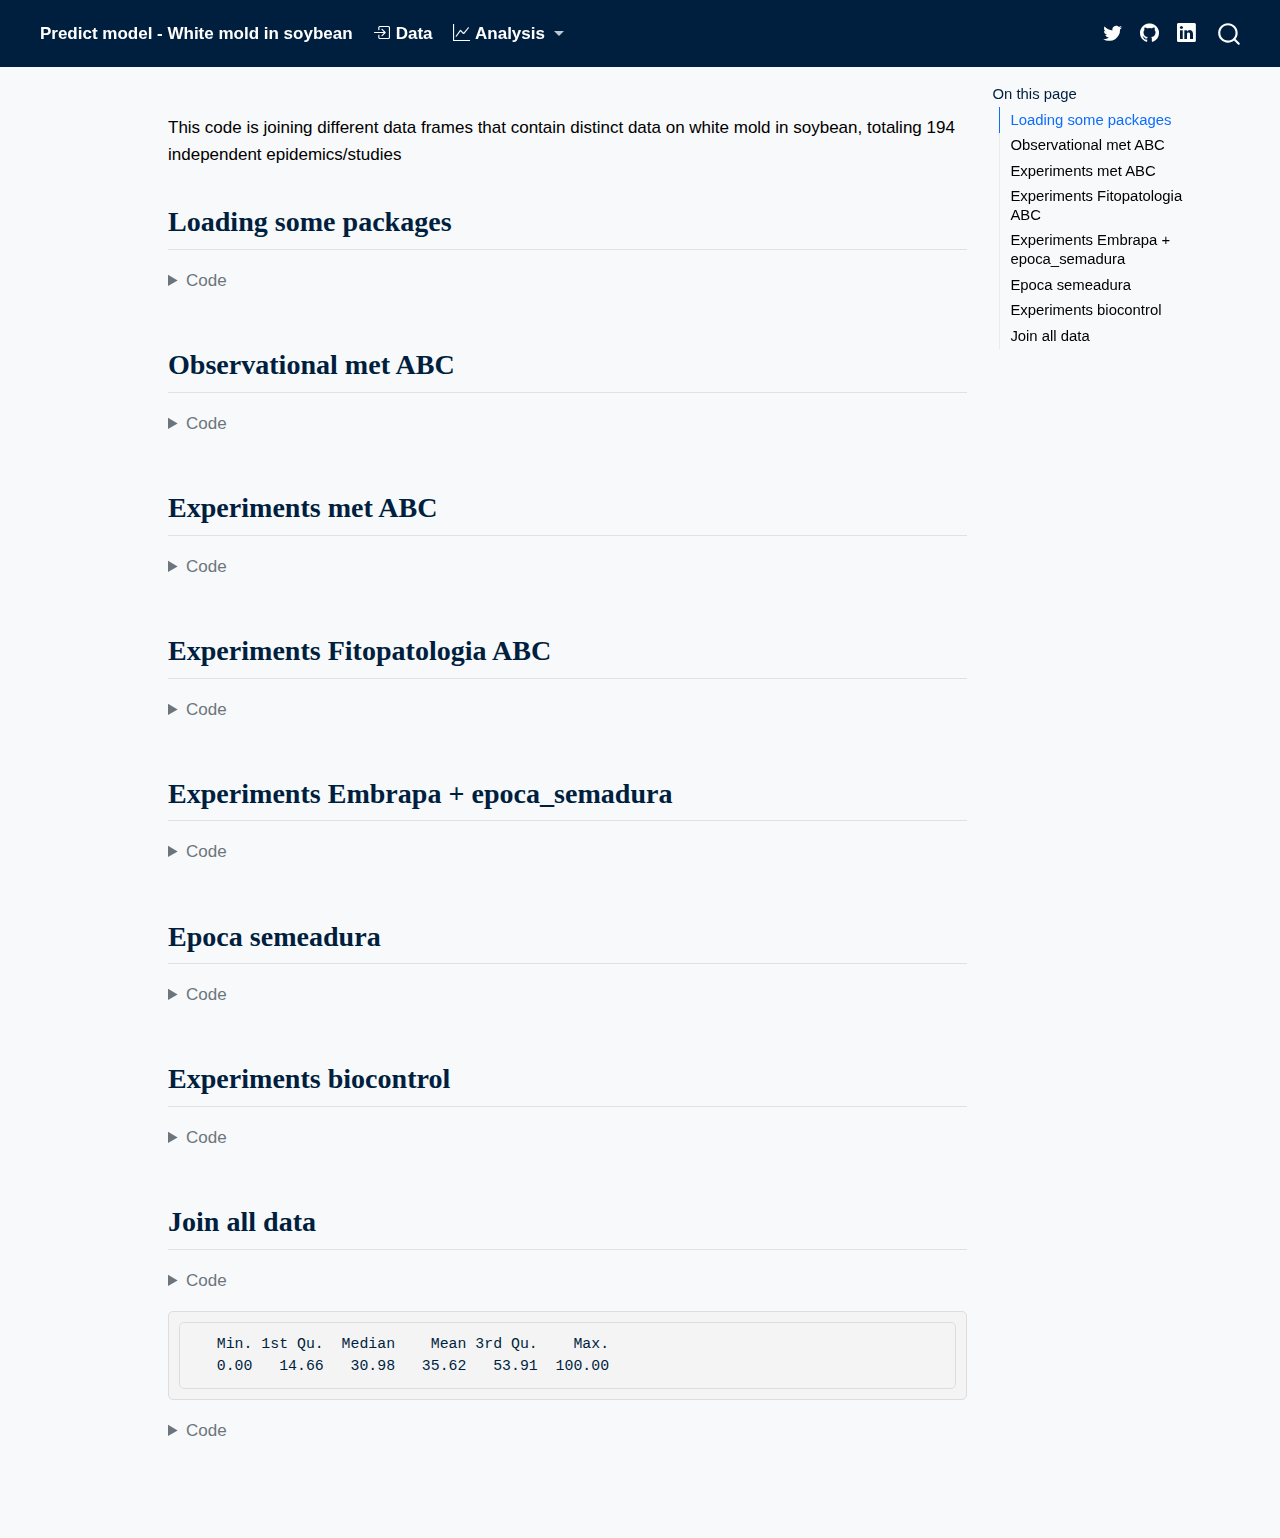
<file: docs/join_all_data.html>
<!DOCTYPE html>
<html xmlns="http://www.w3.org/1999/xhtml" lang="en" xml:lang="en"><head>

<meta charset="utf-8">
<meta name="generator" content="quarto-1.6.42">

<meta name="viewport" content="width=device-width, initial-scale=1.0, user-scalable=yes">


<title>join_all_data</title>
<style>
code{white-space: pre-wrap;}
span.smallcaps{font-variant: small-caps;}
div.columns{display: flex; gap: min(4vw, 1.5em);}
div.column{flex: auto; overflow-x: auto;}
div.hanging-indent{margin-left: 1.5em; text-indent: -1.5em;}
ul.task-list{list-style: none;}
ul.task-list li input[type="checkbox"] {
  width: 0.8em;
  margin: 0 0.8em 0.2em -1em; /* quarto-specific, see https://github.com/quarto-dev/quarto-cli/issues/4556 */ 
  vertical-align: middle;
}
/* CSS for syntax highlighting */
pre > code.sourceCode { white-space: pre; position: relative; }
pre > code.sourceCode > span { line-height: 1.25; }
pre > code.sourceCode > span:empty { height: 1.2em; }
.sourceCode { overflow: visible; }
code.sourceCode > span { color: inherit; text-decoration: inherit; }
div.sourceCode { margin: 1em 0; }
pre.sourceCode { margin: 0; }
@media screen {
div.sourceCode { overflow: auto; }
}
@media print {
pre > code.sourceCode { white-space: pre-wrap; }
pre > code.sourceCode > span { display: inline-block; text-indent: -5em; padding-left: 5em; }
}
pre.numberSource code
  { counter-reset: source-line 0; }
pre.numberSource code > span
  { position: relative; left: -4em; counter-increment: source-line; }
pre.numberSource code > span > a:first-child::before
  { content: counter(source-line);
    position: relative; left: -1em; text-align: right; vertical-align: baseline;
    border: none; display: inline-block;
    -webkit-touch-callout: none; -webkit-user-select: none;
    -khtml-user-select: none; -moz-user-select: none;
    -ms-user-select: none; user-select: none;
    padding: 0 4px; width: 4em;
  }
pre.numberSource { margin-left: 3em;  padding-left: 4px; }
div.sourceCode
  {   }
@media screen {
pre > code.sourceCode > span > a:first-child::before { text-decoration: underline; }
}
</style>


<script src="site_libs/quarto-nav/quarto-nav.js"></script>
<script src="site_libs/quarto-nav/headroom.min.js"></script>
<script src="site_libs/clipboard/clipboard.min.js"></script>
<script src="site_libs/quarto-search/autocomplete.umd.js"></script>
<script src="site_libs/quarto-search/fuse.min.js"></script>
<script src="site_libs/quarto-search/quarto-search.js"></script>
<meta name="quarto:offset" content="./">
<script src="site_libs/quarto-html/quarto.js"></script>
<script src="site_libs/quarto-html/popper.min.js"></script>
<script src="site_libs/quarto-html/tippy.umd.min.js"></script>
<script src="site_libs/quarto-html/anchor.min.js"></script>
<link href="site_libs/quarto-html/tippy.css" rel="stylesheet">
<link href="site_libs/quarto-html/quarto-syntax-highlighting-2f5df379a58b258e96c21c0638c20c03.css" rel="stylesheet" id="quarto-text-highlighting-styles">
<script src="site_libs/bootstrap/bootstrap.min.js"></script>
<link href="site_libs/bootstrap/bootstrap-icons.css" rel="stylesheet">
<link href="site_libs/bootstrap/bootstrap-d4be639c637f3db3c684c66cefad7e0c.min.css" rel="stylesheet" append-hash="true" id="quarto-bootstrap" data-mode="light">
<script id="quarto-search-options" type="application/json">{
  "location": "navbar",
  "copy-button": false,
  "collapse-after": 3,
  "panel-placement": "end",
  "type": "overlay",
  "limit": 50,
  "keyboard-shortcut": [
    "f",
    "/",
    "s"
  ],
  "show-item-context": false,
  "language": {
    "search-no-results-text": "No results",
    "search-matching-documents-text": "matching documents",
    "search-copy-link-title": "Copy link to search",
    "search-hide-matches-text": "Hide additional matches",
    "search-more-match-text": "more match in this document",
    "search-more-matches-text": "more matches in this document",
    "search-clear-button-title": "Clear",
    "search-text-placeholder": "",
    "search-detached-cancel-button-title": "Cancel",
    "search-submit-button-title": "Submit",
    "search-label": "Search"
  }
}</script>


<link rel="stylesheet" href="styles.css">
</head>

<body class="nav-fixed">

<div id="quarto-search-results"></div>
  <header id="quarto-header" class="headroom fixed-top">
    <nav class="navbar navbar-expand-lg " data-bs-theme="dark">
      <div class="navbar-container container-fluid">
            <div id="quarto-search" class="" title="Search"></div>
          <button class="navbar-toggler" type="button" data-bs-toggle="collapse" data-bs-target="#navbarCollapse" aria-controls="navbarCollapse" role="menu" aria-expanded="false" aria-label="Toggle navigation" onclick="if (window.quartoToggleHeadroom) { window.quartoToggleHeadroom(); }">
  <span class="navbar-toggler-icon"></span>
</button>
          <div class="collapse navbar-collapse" id="navbarCollapse">
            <ul class="navbar-nav navbar-nav-scroll me-auto">
  <li class="nav-item">
    <a class="nav-link" href="./index.html"> 
<span class="menu-text">Predict model - White mold in soybean</span></a>
  </li>  
  <li class="nav-item">
    <a class="nav-link active" href="./join_all_data.html" aria-current="page"> 
<span class="menu-text"><i class="bi bi-box-arrow-in-right"></i> Data</span></a>
  </li>  
  <li class="nav-item dropdown ">
    <a class="nav-link dropdown-toggle" href="#" id="nav-menu-i-classbi-bi-graph-upi-analysis" role="link" data-bs-toggle="dropdown" aria-expanded="false">
 <span class="menu-text"><i class="bi bi-graph-up"></i> Analysis</span>
    </a>
    <ul class="dropdown-menu" aria-labelledby="nav-menu-i-classbi-bi-graph-upi-analysis">    
        <li>
    <a class="dropdown-item" href="./organizing_dataset.html">
 <span class="dropdown-text">Organizing</span></a>
  </li>  
        <li>
    <a class="dropdown-item" href="./weather_data.html">
 <span class="dropdown-text">Weather data</span></a>
  </li>  
        <li>
    <a class="dropdown-item" href="./ipt.html">
 <span class="dropdown-text">Method 1</span></a>
  </li>  
        <li>
    <a class="dropdown-item" href="./method.html">
 <span class="dropdown-text">Method 2</span></a>
  </li>  
        <li>
    <a class="dropdown-item" href="./logistic.html">
 <span class="dropdown-text">Logistic model</span></a>
  </li>  
    </ul>
  </li>
</ul>
            <ul class="navbar-nav navbar-nav-scroll ms-auto">
  <li class="nav-item compact">
    <a class="nav-link" href="https://twitter.com/monalisacdc"> <i class="bi bi-twitter" role="img">
</i> 
<span class="menu-text"></span></a>
  </li>  
  <li class="nav-item compact">
    <a class="nav-link" href="https://github.com/Monalisacdc"> <i class="bi bi-github" role="img">
</i> 
<span class="menu-text"></span></a>
  </li>  
  <li class="nav-item compact">
    <a class="nav-link" href="https://www.linkedin.com/in/monalisa-de-c%C3%B3l-62a6b31b8/"> <i class="bi bi-linkedin" role="img">
</i> 
<span class="menu-text"></span></a>
  </li>  
</ul>
          </div> <!-- /navcollapse -->
            <div class="quarto-navbar-tools">
</div>
      </div> <!-- /container-fluid -->
    </nav>
</header>
<!-- content -->
<div id="quarto-content" class="quarto-container page-columns page-rows-contents page-layout-article page-navbar">
<!-- sidebar -->
<!-- margin-sidebar -->
    <div id="quarto-margin-sidebar" class="sidebar margin-sidebar">
        <nav id="TOC" role="doc-toc" class="toc-active">
    <h2 id="toc-title">On this page</h2>
   
  <ul>
  <li><a href="#loading-some-packages" id="toc-loading-some-packages" class="nav-link active" data-scroll-target="#loading-some-packages">Loading some packages</a></li>
  <li><a href="#observational-met-abc" id="toc-observational-met-abc" class="nav-link" data-scroll-target="#observational-met-abc">Observational met ABC</a></li>
  <li><a href="#experiments-met-abc" id="toc-experiments-met-abc" class="nav-link" data-scroll-target="#experiments-met-abc">Experiments met ABC</a></li>
  <li><a href="#experiments-fitopatologia-abc" id="toc-experiments-fitopatologia-abc" class="nav-link" data-scroll-target="#experiments-fitopatologia-abc">Experiments Fitopatologia ABC</a></li>
  <li><a href="#experiments-embrapa-epoca_semadura" id="toc-experiments-embrapa-epoca_semadura" class="nav-link" data-scroll-target="#experiments-embrapa-epoca_semadura">Experiments Embrapa + epoca_semadura</a></li>
  <li><a href="#epoca-semeadura" id="toc-epoca-semeadura" class="nav-link" data-scroll-target="#epoca-semeadura">Epoca semeadura</a></li>
  <li><a href="#experiments-biocontrol" id="toc-experiments-biocontrol" class="nav-link" data-scroll-target="#experiments-biocontrol">Experiments biocontrol</a></li>
  <li><a href="#join-all-data" id="toc-join-all-data" class="nav-link" data-scroll-target="#join-all-data">Join all data</a></li>
  </ul>
</nav>
    </div>
<!-- main -->
<main class="content" id="quarto-document-content"><header id="title-block-header" class="quarto-title-block"></header>




<p>This code is joining different data frames that contain distinct data on white mold in soybean, totaling 194 independent epidemics/studies</p>
<section id="loading-some-packages" class="level2">
<h2 class="anchored" data-anchor-id="loading-some-packages">Loading some packages</h2>
<div class="cell">
<details class="code-fold">
<summary>Code</summary>
<div class="sourceCode cell-code" id="cb1"><pre class="sourceCode r code-with-copy"><code class="sourceCode r"><span id="cb1-1"><a href="#cb1-1" aria-hidden="true" tabindex="-1"></a><span class="fu">library</span>(tidyverse)</span>
<span id="cb1-2"><a href="#cb1-2" aria-hidden="true" tabindex="-1"></a><span class="fu">library</span>(gsheet)</span>
<span id="cb1-3"><a href="#cb1-3" aria-hidden="true" tabindex="-1"></a><span class="fu">library</span>(lubridate)</span></code><button title="Copy to Clipboard" class="code-copy-button"><i class="bi"></i></button></pre></div>
</details>
</div>
</section>
<section id="observational-met-abc" class="level2">
<h2 class="anchored" data-anchor-id="observational-met-abc">Observational met ABC</h2>
<div class="cell">
<details class="code-fold">
<summary>Code</summary>
<div class="sourceCode cell-code" id="cb2"><pre class="sourceCode r code-with-copy"><code class="sourceCode r"><span id="cb2-1"><a href="#cb2-1" aria-hidden="true" tabindex="-1"></a>dat_obs <span class="ot">&lt;-</span> <span class="fu">gsheet2tbl</span>(<span class="st">"https://docs.google.com/spreadsheets/d/147CfNq4VxsngBBj1IuiLDUDD-dqlsGMJ/edit?gid=508520618#gid=508520618"</span>)</span>
<span id="cb2-2"><a href="#cb2-2" aria-hidden="true" tabindex="-1"></a></span>
<span id="cb2-3"><a href="#cb2-3" aria-hidden="true" tabindex="-1"></a>dat_obs2 <span class="ot">&lt;-</span> dat_obs <span class="sc">|&gt;</span> </span>
<span id="cb2-4"><a href="#cb2-4" aria-hidden="true" tabindex="-1"></a>  <span class="fu">filter</span>(FUNGICIDA <span class="sc">==</span> <span class="st">"Sem Fungicida"</span>) <span class="sc">|&gt;</span> </span>
<span id="cb2-5"><a href="#cb2-5" aria-hidden="true" tabindex="-1"></a>  <span class="fu">filter</span>(IRRIG <span class="sc">==</span> <span class="st">"Não"</span>) <span class="sc">|&gt;</span> </span>
<span id="cb2-6"><a href="#cb2-6" aria-hidden="true" tabindex="-1"></a>  <span class="fu">filter</span>(SEMEADURA <span class="sc">&gt;</span> <span class="dv">0</span>) <span class="sc">|&gt;</span> </span>
<span id="cb2-7"><a href="#cb2-7" aria-hidden="true" tabindex="-1"></a>  dplyr<span class="sc">::</span><span class="fu">select</span>(SEMEADURA, MUNIC, FAZ, LAT_DEC, LONG_DEC, TALHAO, INCID, SEV) <span class="sc">|&gt;</span> </span>
<span id="cb2-8"><a href="#cb2-8" aria-hidden="true" tabindex="-1"></a>  <span class="fu">group_by</span>(MUNIC) <span class="sc">|&gt;</span> </span>
<span id="cb2-9"><a href="#cb2-9" aria-hidden="true" tabindex="-1"></a>    <span class="fu">reframe</span>(<span class="at">municipality =</span> MUNIC,</span>
<span id="cb2-10"><a href="#cb2-10" aria-hidden="true" tabindex="-1"></a>              <span class="at">sowing =</span> <span class="fu">mean</span>(SEMEADURA),</span>
<span id="cb2-11"><a href="#cb2-11" aria-hidden="true" tabindex="-1"></a>            <span class="at">lat =</span> <span class="sc">-</span> <span class="fu">mean</span>(LAT_DEC),</span>
<span id="cb2-12"><a href="#cb2-12" aria-hidden="true" tabindex="-1"></a>            <span class="at">lon =</span> <span class="sc">-</span> <span class="fu">mean</span>(LONG_DEC),</span>
<span id="cb2-13"><a href="#cb2-13" aria-hidden="true" tabindex="-1"></a>            <span class="at">inc =</span> <span class="fu">mean</span>(INCID)) <span class="sc">|&gt;</span> </span>
<span id="cb2-14"><a href="#cb2-14" aria-hidden="true" tabindex="-1"></a>  dplyr<span class="sc">::</span><span class="fu">select</span>(<span class="sc">-</span>MUNIC) <span class="sc">|&gt;</span> </span>
<span id="cb2-15"><a href="#cb2-15" aria-hidden="true" tabindex="-1"></a>  <span class="fu">mutate</span>(<span class="at">source =</span> <span class="st">"ABC_met_obs"</span>)</span>
<span id="cb2-16"><a href="#cb2-16" aria-hidden="true" tabindex="-1"></a></span>
<span id="cb2-17"><a href="#cb2-17" aria-hidden="true" tabindex="-1"></a>dat_obs2 <span class="ot">=</span> dat_obs2 <span class="sc">|&gt;</span> <span class="fu">group_by</span>(municipality, sowing, lon, lat, inc, source ) <span class="sc">|&gt;</span> <span class="fu">summarise</span>(<span class="at">inc =</span> <span class="fu">mean</span>(inc)) <span class="sc">|&gt;</span> </span>
<span id="cb2-18"><a href="#cb2-18" aria-hidden="true" tabindex="-1"></a>    <span class="fu">mutate</span>(<span class="at">sowing =</span> <span class="fu">ymd</span>(sowing)) </span></code><button title="Copy to Clipboard" class="code-copy-button"><i class="bi"></i></button></pre></div>
</details>
</div>
</section>
<section id="experiments-met-abc" class="level2">
<h2 class="anchored" data-anchor-id="experiments-met-abc">Experiments met ABC</h2>
<div class="cell">
<details class="code-fold">
<summary>Code</summary>
<div class="sourceCode cell-code" id="cb3"><pre class="sourceCode r code-with-copy"><code class="sourceCode r"><span id="cb3-1"><a href="#cb3-1" aria-hidden="true" tabindex="-1"></a>dat_exp1 <span class="ot">&lt;-</span> <span class="fu">gsheet2tbl</span>(<span class="st">"https://docs.google.com/spreadsheets/d/1FmdU9Z_g2dagHpSRciHl50qajtuHhuVj/edit?gid=1611656078#gid=1611656078"</span>)</span>
<span id="cb3-2"><a href="#cb3-2" aria-hidden="true" tabindex="-1"></a></span>
<span id="cb3-3"><a href="#cb3-3" aria-hidden="true" tabindex="-1"></a>dat_exp12 <span class="ot">&lt;-</span> dat_exp1 <span class="sc">|&gt;</span> </span>
<span id="cb3-4"><a href="#cb3-4" aria-hidden="true" tabindex="-1"></a>  <span class="fu">filter</span>(Químico <span class="sc">==</span> <span class="st">"Testemunha"</span>) <span class="sc">|&gt;</span> </span>
<span id="cb3-5"><a href="#cb3-5" aria-hidden="true" tabindex="-1"></a>  <span class="fu">filter</span>(Biológico <span class="sc">==</span> <span class="st">"Testemunha"</span>) <span class="sc">|&gt;</span> </span>
<span id="cb3-6"><a href="#cb3-6" aria-hidden="true" tabindex="-1"></a>  <span class="fu">group_by</span>(AMB, Safra, Local, Plantio) <span class="sc">|&gt;</span> </span>
<span id="cb3-7"><a href="#cb3-7" aria-hidden="true" tabindex="-1"></a>  <span class="fu">summarise</span>(<span class="at">inc =</span> <span class="fu">mean</span>(inc)) <span class="sc">|&gt;</span> </span>
<span id="cb3-8"><a href="#cb3-8" aria-hidden="true" tabindex="-1"></a>  <span class="fu">filter</span>(inc <span class="sc">&gt;</span> <span class="dv">0</span>)</span>
<span id="cb3-9"><a href="#cb3-9" aria-hidden="true" tabindex="-1"></a>  </span>
<span id="cb3-10"><a href="#cb3-10" aria-hidden="true" tabindex="-1"></a>Local <span class="ot">=</span> <span class="fu">c</span>(<span class="st">"Arapoti-PR"</span>, <span class="st">"Taquarivaí-SP"</span>, <span class="st">"Castro-PR"</span>)</span>
<span id="cb3-11"><a href="#cb3-11" aria-hidden="true" tabindex="-1"></a>lat <span class="ot">=</span> <span class="fu">c</span>(<span class="sc">-</span><span class="fl">24.15</span>, <span class="sc">-</span><span class="fl">23.93</span>, <span class="sc">-</span><span class="fl">24.75</span>)</span>
<span id="cb3-12"><a href="#cb3-12" aria-hidden="true" tabindex="-1"></a>lon <span class="ot">=</span> <span class="fu">c</span>(<span class="sc">-</span><span class="fl">49.80</span>, <span class="sc">-</span><span class="fl">48.59</span>, <span class="sc">-</span><span class="fl">49.88</span>)</span>
<span id="cb3-13"><a href="#cb3-13" aria-hidden="true" tabindex="-1"></a>locais <span class="ot">=</span> <span class="fu">data.frame</span>(Local, lat, lon)</span>
<span id="cb3-14"><a href="#cb3-14" aria-hidden="true" tabindex="-1"></a></span>
<span id="cb3-15"><a href="#cb3-15" aria-hidden="true" tabindex="-1"></a>dat_exp13 <span class="ot">&lt;-</span> <span class="fu">left_join</span>(dat_exp12, locais) <span class="sc">|&gt;</span></span>
<span id="cb3-16"><a href="#cb3-16" aria-hidden="true" tabindex="-1"></a>  <span class="fu">ungroup</span>() <span class="sc">|&gt;</span> </span>
<span id="cb3-17"><a href="#cb3-17" aria-hidden="true" tabindex="-1"></a>  dplyr<span class="sc">::</span><span class="fu">select</span>(Local, Plantio, lat, lon, inc) <span class="sc">|&gt;</span> </span>
<span id="cb3-18"><a href="#cb3-18" aria-hidden="true" tabindex="-1"></a>  <span class="fu">rename</span>(<span class="at">municipality =</span> Local,</span>
<span id="cb3-19"><a href="#cb3-19" aria-hidden="true" tabindex="-1"></a>         <span class="at">sowing =</span> Plantio) <span class="sc">|&gt;</span> </span>
<span id="cb3-20"><a href="#cb3-20" aria-hidden="true" tabindex="-1"></a>  <span class="fu">mutate</span>(<span class="at">source =</span> <span class="st">"ABC_met_exp"</span>) <span class="sc">|&gt;</span> </span>
<span id="cb3-21"><a href="#cb3-21" aria-hidden="true" tabindex="-1"></a>   <span class="fu">mutate</span>(<span class="at">sowing =</span> <span class="fu">ymd</span>(sowing)) </span></code><button title="Copy to Clipboard" class="code-copy-button"><i class="bi"></i></button></pre></div>
</details>
</div>
</section>
<section id="experiments-fitopatologia-abc" class="level2">
<h2 class="anchored" data-anchor-id="experiments-fitopatologia-abc">Experiments Fitopatologia ABC</h2>
<div class="cell">
<details class="code-fold">
<summary>Code</summary>
<div class="sourceCode cell-code" id="cb4"><pre class="sourceCode r code-with-copy"><code class="sourceCode r"><span id="cb4-1"><a href="#cb4-1" aria-hidden="true" tabindex="-1"></a>abc_fito <span class="ot">&lt;-</span> <span class="fu">gsheet2tbl</span>(<span class="st">"https://docs.google.com/spreadsheets/d/1kA267xmYZemUAejz2DMy7_BKLd9OMpOt/edit?gid=1148766694#gid=1148766694"</span>)</span>
<span id="cb4-2"><a href="#cb4-2" aria-hidden="true" tabindex="-1"></a></span>
<span id="cb4-3"><a href="#cb4-3" aria-hidden="true" tabindex="-1"></a>abc_fito2 <span class="ot">&lt;-</span> abc_fito <span class="sc">|&gt;</span> </span>
<span id="cb4-4"><a href="#cb4-4" aria-hidden="true" tabindex="-1"></a>  <span class="fu">filter</span>(Fungicida <span class="sc">==</span> <span class="st">"Testemunha"</span>) <span class="sc">|&gt;</span> </span>
<span id="cb4-5"><a href="#cb4-5" aria-hidden="true" tabindex="-1"></a>  <span class="fu">group_by</span>(Local, Safra, Semeadura) <span class="sc">|&gt;</span> </span>
<span id="cb4-6"><a href="#cb4-6" aria-hidden="true" tabindex="-1"></a>  <span class="fu">summarise</span>(<span class="at">inc =</span> <span class="fu">mean</span>(INC_SCLESC))</span>
<span id="cb4-7"><a href="#cb4-7" aria-hidden="true" tabindex="-1"></a></span>
<span id="cb4-8"><a href="#cb4-8" aria-hidden="true" tabindex="-1"></a>Local <span class="ot">=</span> <span class="fu">c</span>(<span class="st">"Castro"</span>, <span class="st">"Ponta Grossa"</span>)</span>
<span id="cb4-9"><a href="#cb4-9" aria-hidden="true" tabindex="-1"></a>lat <span class="ot">=</span> <span class="fu">c</span>(<span class="sc">-</span><span class="fl">24.75</span>, <span class="sc">-</span><span class="fl">25.192</span>)</span>
<span id="cb4-10"><a href="#cb4-10" aria-hidden="true" tabindex="-1"></a>lon <span class="ot">=</span> <span class="fu">c</span>(<span class="sc">-</span><span class="fl">49.88</span>, <span class="sc">-</span><span class="fl">49.978</span>)</span>
<span id="cb4-11"><a href="#cb4-11" aria-hidden="true" tabindex="-1"></a>locais <span class="ot">=</span> <span class="fu">data.frame</span>(Local, lat, lon)</span>
<span id="cb4-12"><a href="#cb4-12" aria-hidden="true" tabindex="-1"></a></span>
<span id="cb4-13"><a href="#cb4-13" aria-hidden="true" tabindex="-1"></a></span>
<span id="cb4-14"><a href="#cb4-14" aria-hidden="true" tabindex="-1"></a>abc_fito3 <span class="ot">&lt;-</span> <span class="fu">left_join</span>(abc_fito2, locais) <span class="sc">|&gt;</span></span>
<span id="cb4-15"><a href="#cb4-15" aria-hidden="true" tabindex="-1"></a>  <span class="fu">ungroup</span>() <span class="sc">|&gt;</span> </span>
<span id="cb4-16"><a href="#cb4-16" aria-hidden="true" tabindex="-1"></a>  dplyr<span class="sc">::</span><span class="fu">select</span>(Local, Semeadura, lat, lon, inc) <span class="sc">|&gt;</span> </span>
<span id="cb4-17"><a href="#cb4-17" aria-hidden="true" tabindex="-1"></a>  <span class="fu">rename</span>(<span class="at">municipality =</span> Local,</span>
<span id="cb4-18"><a href="#cb4-18" aria-hidden="true" tabindex="-1"></a>         <span class="at">sowing =</span> Semeadura) <span class="sc">|&gt;</span> </span>
<span id="cb4-19"><a href="#cb4-19" aria-hidden="true" tabindex="-1"></a>  <span class="fu">mutate</span>(<span class="at">source =</span> <span class="st">"ABC_fito_exp"</span>) <span class="sc">|&gt;</span> </span>
<span id="cb4-20"><a href="#cb4-20" aria-hidden="true" tabindex="-1"></a>   <span class="fu">mutate</span>(<span class="at">sowing =</span> <span class="fu">ymd</span>(sowing)) </span></code><button title="Copy to Clipboard" class="code-copy-button"><i class="bi"></i></button></pre></div>
</details>
</div>
</section>
<section id="experiments-embrapa-epoca_semadura" class="level2">
<h2 class="anchored" data-anchor-id="experiments-embrapa-epoca_semadura">Experiments Embrapa + epoca_semadura</h2>
<div class="cell">
<details class="code-fold">
<summary>Code</summary>
<div class="sourceCode cell-code" id="cb5"><pre class="sourceCode r code-with-copy"><code class="sourceCode r"><span id="cb5-1"><a href="#cb5-1" aria-hidden="true" tabindex="-1"></a>dat_emb <span class="ot">&lt;-</span> <span class="fu">gsheet2tbl</span>(<span class="st">"https://docs.google.com/spreadsheets/d/1wd-UFs0P4mYOOLo7UobgUsqh2cTp1EiIkcw9p_MQlvI/edit?usp=sharing"</span>)</span>
<span id="cb5-2"><a href="#cb5-2" aria-hidden="true" tabindex="-1"></a></span>
<span id="cb5-3"><a href="#cb5-3" aria-hidden="true" tabindex="-1"></a>dat_emb1 <span class="ot">&lt;-</span> dat_emb <span class="sc">|&gt;</span> </span>
<span id="cb5-4"><a href="#cb5-4" aria-hidden="true" tabindex="-1"></a>  <span class="fu">filter</span>(exper <span class="sc">==</span> <span class="st">"rede"</span>) <span class="sc">|&gt;</span> </span>
<span id="cb5-5"><a href="#cb5-5" aria-hidden="true" tabindex="-1"></a>  <span class="fu">group_by</span>(study, local, sowing, lat, lon,) <span class="sc">|&gt;</span> </span>
<span id="cb5-6"><a href="#cb5-6" aria-hidden="true" tabindex="-1"></a>  <span class="fu">summarise</span>(<span class="at">inc =</span> <span class="fu">mean</span>(inc)) <span class="sc">|&gt;</span> </span>
<span id="cb5-7"><a href="#cb5-7" aria-hidden="true" tabindex="-1"></a>  <span class="fu">filter</span>(sowing <span class="sc">&gt;</span> <span class="dv">0</span>) <span class="sc">|&gt;</span> </span>
<span id="cb5-8"><a href="#cb5-8" aria-hidden="true" tabindex="-1"></a>  dplyr<span class="sc">::</span><span class="fu">select</span>(local, sowing, lat, lon, inc) <span class="sc">|&gt;</span> </span>
<span id="cb5-9"><a href="#cb5-9" aria-hidden="true" tabindex="-1"></a>  <span class="fu">filter</span>(inc <span class="sc">&gt;</span> <span class="dv">0</span>) <span class="sc">|&gt;</span> </span>
<span id="cb5-10"><a href="#cb5-10" aria-hidden="true" tabindex="-1"></a>  <span class="fu">rename</span>(<span class="at">municipality =</span> local, <span class="at">sowing =</span> sowing) <span class="sc">|&gt;</span> </span>
<span id="cb5-11"><a href="#cb5-11" aria-hidden="true" tabindex="-1"></a>  <span class="fu">mutate</span>(<span class="at">source =</span> <span class="st">"EMBRAPA"</span>) <span class="sc">|&gt;</span> </span>
<span id="cb5-12"><a href="#cb5-12" aria-hidden="true" tabindex="-1"></a>  <span class="fu">ungroup</span>() <span class="sc">|&gt;</span></span>
<span id="cb5-13"><a href="#cb5-13" aria-hidden="true" tabindex="-1"></a>  dplyr<span class="sc">::</span><span class="fu">select</span>(<span class="sc">-</span>study) <span class="sc">|&gt;</span> </span>
<span id="cb5-14"><a href="#cb5-14" aria-hidden="true" tabindex="-1"></a>   <span class="fu">mutate</span>(<span class="at">sowing =</span> <span class="fu">dmy</span>(sowing)) </span></code><button title="Copy to Clipboard" class="code-copy-button"><i class="bi"></i></button></pre></div>
</details>
</div>
</section>
<section id="epoca-semeadura" class="level2">
<h2 class="anchored" data-anchor-id="epoca-semeadura">Epoca semeadura</h2>
<div class="cell">
<details class="code-fold">
<summary>Code</summary>
<div class="sourceCode cell-code" id="cb6"><pre class="sourceCode r code-with-copy"><code class="sourceCode r"><span id="cb6-1"><a href="#cb6-1" aria-hidden="true" tabindex="-1"></a>dat_emb <span class="ot">&lt;-</span> <span class="fu">gsheet2tbl</span>(<span class="st">"https://docs.google.com/spreadsheets/d/1wd-UFs0P4mYOOLo7UobgUsqh2cTp1EiIkcw9p_MQlvI/edit?usp=sharing"</span>)</span>
<span id="cb6-2"><a href="#cb6-2" aria-hidden="true" tabindex="-1"></a></span>
<span id="cb6-3"><a href="#cb6-3" aria-hidden="true" tabindex="-1"></a>dat_sem <span class="ot">&lt;-</span> dat_emb <span class="sc">|&gt;</span> </span>
<span id="cb6-4"><a href="#cb6-4" aria-hidden="true" tabindex="-1"></a>  <span class="fu">filter</span>(exper <span class="sc">==</span> <span class="st">"epoca_semeadura"</span>) <span class="sc">|&gt;</span> </span>
<span id="cb6-5"><a href="#cb6-5" aria-hidden="true" tabindex="-1"></a>  <span class="fu">group_by</span>(study, local, sowing, lat, lon) <span class="sc">|&gt;</span> </span>
<span id="cb6-6"><a href="#cb6-6" aria-hidden="true" tabindex="-1"></a>  <span class="fu">summarise</span>(<span class="at">inc =</span> <span class="fu">mean</span>(inc)) <span class="sc">|&gt;</span> </span>
<span id="cb6-7"><a href="#cb6-7" aria-hidden="true" tabindex="-1"></a>  <span class="fu">filter</span>(sowing <span class="sc">&gt;</span> <span class="dv">0</span>) <span class="sc">|&gt;</span> </span>
<span id="cb6-8"><a href="#cb6-8" aria-hidden="true" tabindex="-1"></a>  dplyr<span class="sc">::</span><span class="fu">select</span>(local, sowing, lat, lon, inc) <span class="sc">|&gt;</span> </span>
<span id="cb6-9"><a href="#cb6-9" aria-hidden="true" tabindex="-1"></a>  <span class="fu">filter</span>(inc <span class="sc">&gt;</span> <span class="dv">0</span>) <span class="sc">|&gt;</span> </span>
<span id="cb6-10"><a href="#cb6-10" aria-hidden="true" tabindex="-1"></a>  <span class="fu">rename</span>(<span class="at">municipality =</span> local, <span class="at">sowing =</span> sowing) <span class="sc">|&gt;</span> </span>
<span id="cb6-11"><a href="#cb6-11" aria-hidden="true" tabindex="-1"></a>  <span class="fu">mutate</span>(<span class="at">source =</span> <span class="st">"epoca_semeadura"</span>) <span class="sc">|&gt;</span> </span>
<span id="cb6-12"><a href="#cb6-12" aria-hidden="true" tabindex="-1"></a>  <span class="fu">ungroup</span>() <span class="sc">|&gt;</span></span>
<span id="cb6-13"><a href="#cb6-13" aria-hidden="true" tabindex="-1"></a>  dplyr<span class="sc">::</span><span class="fu">select</span>(<span class="sc">-</span>study) <span class="sc">|&gt;</span> </span>
<span id="cb6-14"><a href="#cb6-14" aria-hidden="true" tabindex="-1"></a>   <span class="fu">mutate</span>(<span class="at">sowing =</span> <span class="fu">dmy</span>(sowing)) </span></code><button title="Copy to Clipboard" class="code-copy-button"><i class="bi"></i></button></pre></div>
</details>
</div>
</section>
<section id="experiments-biocontrol" class="level2">
<h2 class="anchored" data-anchor-id="experiments-biocontrol">Experiments biocontrol</h2>
<div class="cell">
<details class="code-fold">
<summary>Code</summary>
<div class="sourceCode cell-code" id="cb7"><pre class="sourceCode r code-with-copy"><code class="sourceCode r"><span id="cb7-1"><a href="#cb7-1" aria-hidden="true" tabindex="-1"></a>dat_biol <span class="ot">&lt;-</span> <span class="fu">gsheet2tbl</span>(<span class="st">"https://docs.google.com/spreadsheets/d/1XtL_yrp40YurKa5Dn2yGDead-vsefsI1wBXG8pPI1rU/edit?gid=1063587995#gid=1063587995"</span>)</span>
<span id="cb7-2"><a href="#cb7-2" aria-hidden="true" tabindex="-1"></a></span>
<span id="cb7-3"><a href="#cb7-3" aria-hidden="true" tabindex="-1"></a>dat_biol1 <span class="ot">&lt;-</span> dat_biol <span class="sc">|&gt;</span> </span>
<span id="cb7-4"><a href="#cb7-4" aria-hidden="true" tabindex="-1"></a>  dplyr<span class="sc">::</span><span class="fu">select</span>(location, planting_date, lat, lon, inc) <span class="sc">|&gt;</span> </span>
<span id="cb7-5"><a href="#cb7-5" aria-hidden="true" tabindex="-1"></a>  <span class="fu">rename</span>(<span class="at">municipality =</span> location, <span class="at">sowing =</span> planting_date) <span class="sc">|&gt;</span> </span>
<span id="cb7-6"><a href="#cb7-6" aria-hidden="true" tabindex="-1"></a>    <span class="fu">mutate</span>(<span class="at">source =</span> <span class="st">"biocontrol"</span>) <span class="sc">|&gt;</span> </span>
<span id="cb7-7"><a href="#cb7-7" aria-hidden="true" tabindex="-1"></a>   <span class="fu">mutate</span>(<span class="at">sowing =</span> <span class="fu">ymd</span>(sowing)) </span></code><button title="Copy to Clipboard" class="code-copy-button"><i class="bi"></i></button></pre></div>
</details>
</div>
</section>
<section id="join-all-data" class="level2">
<h2 class="anchored" data-anchor-id="join-all-data">Join all data</h2>
<div class="cell">
<details class="code-fold">
<summary>Code</summary>
<div class="sourceCode cell-code" id="cb8"><pre class="sourceCode r code-with-copy"><code class="sourceCode r"><span id="cb8-1"><a href="#cb8-1" aria-hidden="true" tabindex="-1"></a>dat_all <span class="ot">&lt;-</span> <span class="fu">rbind</span>(dat_obs2, dat_exp13, dat_emb1, dat_sem, dat_biol1, abc_fito3)</span>
<span id="cb8-2"><a href="#cb8-2" aria-hidden="true" tabindex="-1"></a></span>
<span id="cb8-3"><a href="#cb8-3" aria-hidden="true" tabindex="-1"></a>dat_all2 <span class="ot">&lt;-</span> dat_all <span class="sc">|&gt;</span> </span>
<span id="cb8-4"><a href="#cb8-4" aria-hidden="true" tabindex="-1"></a>   <span class="fu">ungroup</span>() <span class="sc">|&gt;</span>  <span class="co"># &lt;- necessário para evitar o erro</span></span>
<span id="cb8-5"><a href="#cb8-5" aria-hidden="true" tabindex="-1"></a>  <span class="fu">mutate</span>(<span class="at">study =</span> <span class="fu">row_number</span>())</span>
<span id="cb8-6"><a href="#cb8-6" aria-hidden="true" tabindex="-1"></a></span>
<span id="cb8-7"><a href="#cb8-7" aria-hidden="true" tabindex="-1"></a><span class="fu">summary</span>(dat_all<span class="sc">$</span>inc)</span></code><button title="Copy to Clipboard" class="code-copy-button"><i class="bi"></i></button></pre></div>
</details>
<div class="cell-output cell-output-stdout">
<pre><code>   Min. 1st Qu.  Median    Mean 3rd Qu.    Max. 
   0.00   14.66   30.98   35.62   53.91  100.00 </code></pre>
</div>
<details class="code-fold">
<summary>Code</summary>
<div class="sourceCode cell-code" id="cb10"><pre class="sourceCode r code-with-copy"><code class="sourceCode r"><span id="cb10-1"><a href="#cb10-1" aria-hidden="true" tabindex="-1"></a><span class="fu">library</span>(writexl)</span>
<span id="cb10-2"><a href="#cb10-2" aria-hidden="true" tabindex="-1"></a></span>
<span id="cb10-3"><a href="#cb10-3" aria-hidden="true" tabindex="-1"></a><span class="co"># Escreve o arquivo Excel</span></span>
<span id="cb10-4"><a href="#cb10-4" aria-hidden="true" tabindex="-1"></a><span class="fu">write_xlsx</span>(dat_all2, <span class="st">"data_all.xlsx"</span>)</span></code><button title="Copy to Clipboard" class="code-copy-button"><i class="bi"></i></button></pre></div>
</details>
</div>


</section>

</main> <!-- /main -->
<script id="quarto-html-after-body" type="application/javascript">
window.document.addEventListener("DOMContentLoaded", function (event) {
  const toggleBodyColorMode = (bsSheetEl) => {
    const mode = bsSheetEl.getAttribute("data-mode");
    const bodyEl = window.document.querySelector("body");
    if (mode === "dark") {
      bodyEl.classList.add("quarto-dark");
      bodyEl.classList.remove("quarto-light");
    } else {
      bodyEl.classList.add("quarto-light");
      bodyEl.classList.remove("quarto-dark");
    }
  }
  const toggleBodyColorPrimary = () => {
    const bsSheetEl = window.document.querySelector("link#quarto-bootstrap");
    if (bsSheetEl) {
      toggleBodyColorMode(bsSheetEl);
    }
  }
  toggleBodyColorPrimary();  
  const icon = "";
  const anchorJS = new window.AnchorJS();
  anchorJS.options = {
    placement: 'right',
    icon: icon
  };
  anchorJS.add('.anchored');
  const isCodeAnnotation = (el) => {
    for (const clz of el.classList) {
      if (clz.startsWith('code-annotation-')) {                     
        return true;
      }
    }
    return false;
  }
  const onCopySuccess = function(e) {
    // button target
    const button = e.trigger;
    // don't keep focus
    button.blur();
    // flash "checked"
    button.classList.add('code-copy-button-checked');
    var currentTitle = button.getAttribute("title");
    button.setAttribute("title", "Copied!");
    let tooltip;
    if (window.bootstrap) {
      button.setAttribute("data-bs-toggle", "tooltip");
      button.setAttribute("data-bs-placement", "left");
      button.setAttribute("data-bs-title", "Copied!");
      tooltip = new bootstrap.Tooltip(button, 
        { trigger: "manual", 
          customClass: "code-copy-button-tooltip",
          offset: [0, -8]});
      tooltip.show();    
    }
    setTimeout(function() {
      if (tooltip) {
        tooltip.hide();
        button.removeAttribute("data-bs-title");
        button.removeAttribute("data-bs-toggle");
        button.removeAttribute("data-bs-placement");
      }
      button.setAttribute("title", currentTitle);
      button.classList.remove('code-copy-button-checked');
    }, 1000);
    // clear code selection
    e.clearSelection();
  }
  const getTextToCopy = function(trigger) {
      const codeEl = trigger.previousElementSibling.cloneNode(true);
      for (const childEl of codeEl.children) {
        if (isCodeAnnotation(childEl)) {
          childEl.remove();
        }
      }
      return codeEl.innerText;
  }
  const clipboard = new window.ClipboardJS('.code-copy-button:not([data-in-quarto-modal])', {
    text: getTextToCopy
  });
  clipboard.on('success', onCopySuccess);
  if (window.document.getElementById('quarto-embedded-source-code-modal')) {
    const clipboardModal = new window.ClipboardJS('.code-copy-button[data-in-quarto-modal]', {
      text: getTextToCopy,
      container: window.document.getElementById('quarto-embedded-source-code-modal')
    });
    clipboardModal.on('success', onCopySuccess);
  }
    var localhostRegex = new RegExp(/^(?:http|https):\/\/localhost\:?[0-9]*\//);
    var mailtoRegex = new RegExp(/^mailto:/);
      var filterRegex = new RegExp('/' + window.location.host + '/');
    var isInternal = (href) => {
        return filterRegex.test(href) || localhostRegex.test(href) || mailtoRegex.test(href);
    }
    // Inspect non-navigation links and adorn them if external
 	var links = window.document.querySelectorAll('a[href]:not(.nav-link):not(.navbar-brand):not(.toc-action):not(.sidebar-link):not(.sidebar-item-toggle):not(.pagination-link):not(.no-external):not([aria-hidden]):not(.dropdown-item):not(.quarto-navigation-tool):not(.about-link)');
    for (var i=0; i<links.length; i++) {
      const link = links[i];
      if (!isInternal(link.href)) {
        // undo the damage that might have been done by quarto-nav.js in the case of
        // links that we want to consider external
        if (link.dataset.originalHref !== undefined) {
          link.href = link.dataset.originalHref;
        }
      }
    }
  function tippyHover(el, contentFn, onTriggerFn, onUntriggerFn) {
    const config = {
      allowHTML: true,
      maxWidth: 500,
      delay: 100,
      arrow: false,
      appendTo: function(el) {
          return el.parentElement;
      },
      interactive: true,
      interactiveBorder: 10,
      theme: 'quarto',
      placement: 'bottom-start',
    };
    if (contentFn) {
      config.content = contentFn;
    }
    if (onTriggerFn) {
      config.onTrigger = onTriggerFn;
    }
    if (onUntriggerFn) {
      config.onUntrigger = onUntriggerFn;
    }
    window.tippy(el, config); 
  }
  const noterefs = window.document.querySelectorAll('a[role="doc-noteref"]');
  for (var i=0; i<noterefs.length; i++) {
    const ref = noterefs[i];
    tippyHover(ref, function() {
      // use id or data attribute instead here
      let href = ref.getAttribute('data-footnote-href') || ref.getAttribute('href');
      try { href = new URL(href).hash; } catch {}
      const id = href.replace(/^#\/?/, "");
      const note = window.document.getElementById(id);
      if (note) {
        return note.innerHTML;
      } else {
        return "";
      }
    });
  }
  const xrefs = window.document.querySelectorAll('a.quarto-xref');
  const processXRef = (id, note) => {
    // Strip column container classes
    const stripColumnClz = (el) => {
      el.classList.remove("page-full", "page-columns");
      if (el.children) {
        for (const child of el.children) {
          stripColumnClz(child);
        }
      }
    }
    stripColumnClz(note)
    if (id === null || id.startsWith('sec-')) {
      // Special case sections, only their first couple elements
      const container = document.createElement("div");
      if (note.children && note.children.length > 2) {
        container.appendChild(note.children[0].cloneNode(true));
        for (let i = 1; i < note.children.length; i++) {
          const child = note.children[i];
          if (child.tagName === "P" && child.innerText === "") {
            continue;
          } else {
            container.appendChild(child.cloneNode(true));
            break;
          }
        }
        if (window.Quarto?.typesetMath) {
          window.Quarto.typesetMath(container);
        }
        return container.innerHTML
      } else {
        if (window.Quarto?.typesetMath) {
          window.Quarto.typesetMath(note);
        }
        return note.innerHTML;
      }
    } else {
      // Remove any anchor links if they are present
      const anchorLink = note.querySelector('a.anchorjs-link');
      if (anchorLink) {
        anchorLink.remove();
      }
      if (window.Quarto?.typesetMath) {
        window.Quarto.typesetMath(note);
      }
      if (note.classList.contains("callout")) {
        return note.outerHTML;
      } else {
        return note.innerHTML;
      }
    }
  }
  for (var i=0; i<xrefs.length; i++) {
    const xref = xrefs[i];
    tippyHover(xref, undefined, function(instance) {
      instance.disable();
      let url = xref.getAttribute('href');
      let hash = undefined; 
      if (url.startsWith('#')) {
        hash = url;
      } else {
        try { hash = new URL(url).hash; } catch {}
      }
      if (hash) {
        const id = hash.replace(/^#\/?/, "");
        const note = window.document.getElementById(id);
        if (note !== null) {
          try {
            const html = processXRef(id, note.cloneNode(true));
            instance.setContent(html);
          } finally {
            instance.enable();
            instance.show();
          }
        } else {
          // See if we can fetch this
          fetch(url.split('#')[0])
          .then(res => res.text())
          .then(html => {
            const parser = new DOMParser();
            const htmlDoc = parser.parseFromString(html, "text/html");
            const note = htmlDoc.getElementById(id);
            if (note !== null) {
              const html = processXRef(id, note);
              instance.setContent(html);
            } 
          }).finally(() => {
            instance.enable();
            instance.show();
          });
        }
      } else {
        // See if we can fetch a full url (with no hash to target)
        // This is a special case and we should probably do some content thinning / targeting
        fetch(url)
        .then(res => res.text())
        .then(html => {
          const parser = new DOMParser();
          const htmlDoc = parser.parseFromString(html, "text/html");
          const note = htmlDoc.querySelector('main.content');
          if (note !== null) {
            // This should only happen for chapter cross references
            // (since there is no id in the URL)
            // remove the first header
            if (note.children.length > 0 && note.children[0].tagName === "HEADER") {
              note.children[0].remove();
            }
            const html = processXRef(null, note);
            instance.setContent(html);
          } 
        }).finally(() => {
          instance.enable();
          instance.show();
        });
      }
    }, function(instance) {
    });
  }
      let selectedAnnoteEl;
      const selectorForAnnotation = ( cell, annotation) => {
        let cellAttr = 'data-code-cell="' + cell + '"';
        let lineAttr = 'data-code-annotation="' +  annotation + '"';
        const selector = 'span[' + cellAttr + '][' + lineAttr + ']';
        return selector;
      }
      const selectCodeLines = (annoteEl) => {
        const doc = window.document;
        const targetCell = annoteEl.getAttribute("data-target-cell");
        const targetAnnotation = annoteEl.getAttribute("data-target-annotation");
        const annoteSpan = window.document.querySelector(selectorForAnnotation(targetCell, targetAnnotation));
        const lines = annoteSpan.getAttribute("data-code-lines").split(",");
        const lineIds = lines.map((line) => {
          return targetCell + "-" + line;
        })
        let top = null;
        let height = null;
        let parent = null;
        if (lineIds.length > 0) {
            //compute the position of the single el (top and bottom and make a div)
            const el = window.document.getElementById(lineIds[0]);
            top = el.offsetTop;
            height = el.offsetHeight;
            parent = el.parentElement.parentElement;
          if (lineIds.length > 1) {
            const lastEl = window.document.getElementById(lineIds[lineIds.length - 1]);
            const bottom = lastEl.offsetTop + lastEl.offsetHeight;
            height = bottom - top;
          }
          if (top !== null && height !== null && parent !== null) {
            // cook up a div (if necessary) and position it 
            let div = window.document.getElementById("code-annotation-line-highlight");
            if (div === null) {
              div = window.document.createElement("div");
              div.setAttribute("id", "code-annotation-line-highlight");
              div.style.position = 'absolute';
              parent.appendChild(div);
            }
            div.style.top = top - 2 + "px";
            div.style.height = height + 4 + "px";
            div.style.left = 0;
            let gutterDiv = window.document.getElementById("code-annotation-line-highlight-gutter");
            if (gutterDiv === null) {
              gutterDiv = window.document.createElement("div");
              gutterDiv.setAttribute("id", "code-annotation-line-highlight-gutter");
              gutterDiv.style.position = 'absolute';
              const codeCell = window.document.getElementById(targetCell);
              const gutter = codeCell.querySelector('.code-annotation-gutter');
              gutter.appendChild(gutterDiv);
            }
            gutterDiv.style.top = top - 2 + "px";
            gutterDiv.style.height = height + 4 + "px";
          }
          selectedAnnoteEl = annoteEl;
        }
      };
      const unselectCodeLines = () => {
        const elementsIds = ["code-annotation-line-highlight", "code-annotation-line-highlight-gutter"];
        elementsIds.forEach((elId) => {
          const div = window.document.getElementById(elId);
          if (div) {
            div.remove();
          }
        });
        selectedAnnoteEl = undefined;
      };
        // Handle positioning of the toggle
    window.addEventListener(
      "resize",
      throttle(() => {
        elRect = undefined;
        if (selectedAnnoteEl) {
          selectCodeLines(selectedAnnoteEl);
        }
      }, 10)
    );
    function throttle(fn, ms) {
    let throttle = false;
    let timer;
      return (...args) => {
        if(!throttle) { // first call gets through
            fn.apply(this, args);
            throttle = true;
        } else { // all the others get throttled
            if(timer) clearTimeout(timer); // cancel #2
            timer = setTimeout(() => {
              fn.apply(this, args);
              timer = throttle = false;
            }, ms);
        }
      };
    }
      // Attach click handler to the DT
      const annoteDls = window.document.querySelectorAll('dt[data-target-cell]');
      for (const annoteDlNode of annoteDls) {
        annoteDlNode.addEventListener('click', (event) => {
          const clickedEl = event.target;
          if (clickedEl !== selectedAnnoteEl) {
            unselectCodeLines();
            const activeEl = window.document.querySelector('dt[data-target-cell].code-annotation-active');
            if (activeEl) {
              activeEl.classList.remove('code-annotation-active');
            }
            selectCodeLines(clickedEl);
            clickedEl.classList.add('code-annotation-active');
          } else {
            // Unselect the line
            unselectCodeLines();
            clickedEl.classList.remove('code-annotation-active');
          }
        });
      }
  const findCites = (el) => {
    const parentEl = el.parentElement;
    if (parentEl) {
      const cites = parentEl.dataset.cites;
      if (cites) {
        return {
          el,
          cites: cites.split(' ')
        };
      } else {
        return findCites(el.parentElement)
      }
    } else {
      return undefined;
    }
  };
  var bibliorefs = window.document.querySelectorAll('a[role="doc-biblioref"]');
  for (var i=0; i<bibliorefs.length; i++) {
    const ref = bibliorefs[i];
    const citeInfo = findCites(ref);
    if (citeInfo) {
      tippyHover(citeInfo.el, function() {
        var popup = window.document.createElement('div');
        citeInfo.cites.forEach(function(cite) {
          var citeDiv = window.document.createElement('div');
          citeDiv.classList.add('hanging-indent');
          citeDiv.classList.add('csl-entry');
          var biblioDiv = window.document.getElementById('ref-' + cite);
          if (biblioDiv) {
            citeDiv.innerHTML = biblioDiv.innerHTML;
          }
          popup.appendChild(citeDiv);
        });
        return popup.innerHTML;
      });
    }
  }
});
</script>
</div> <!-- /content -->




</body></html>
</file>
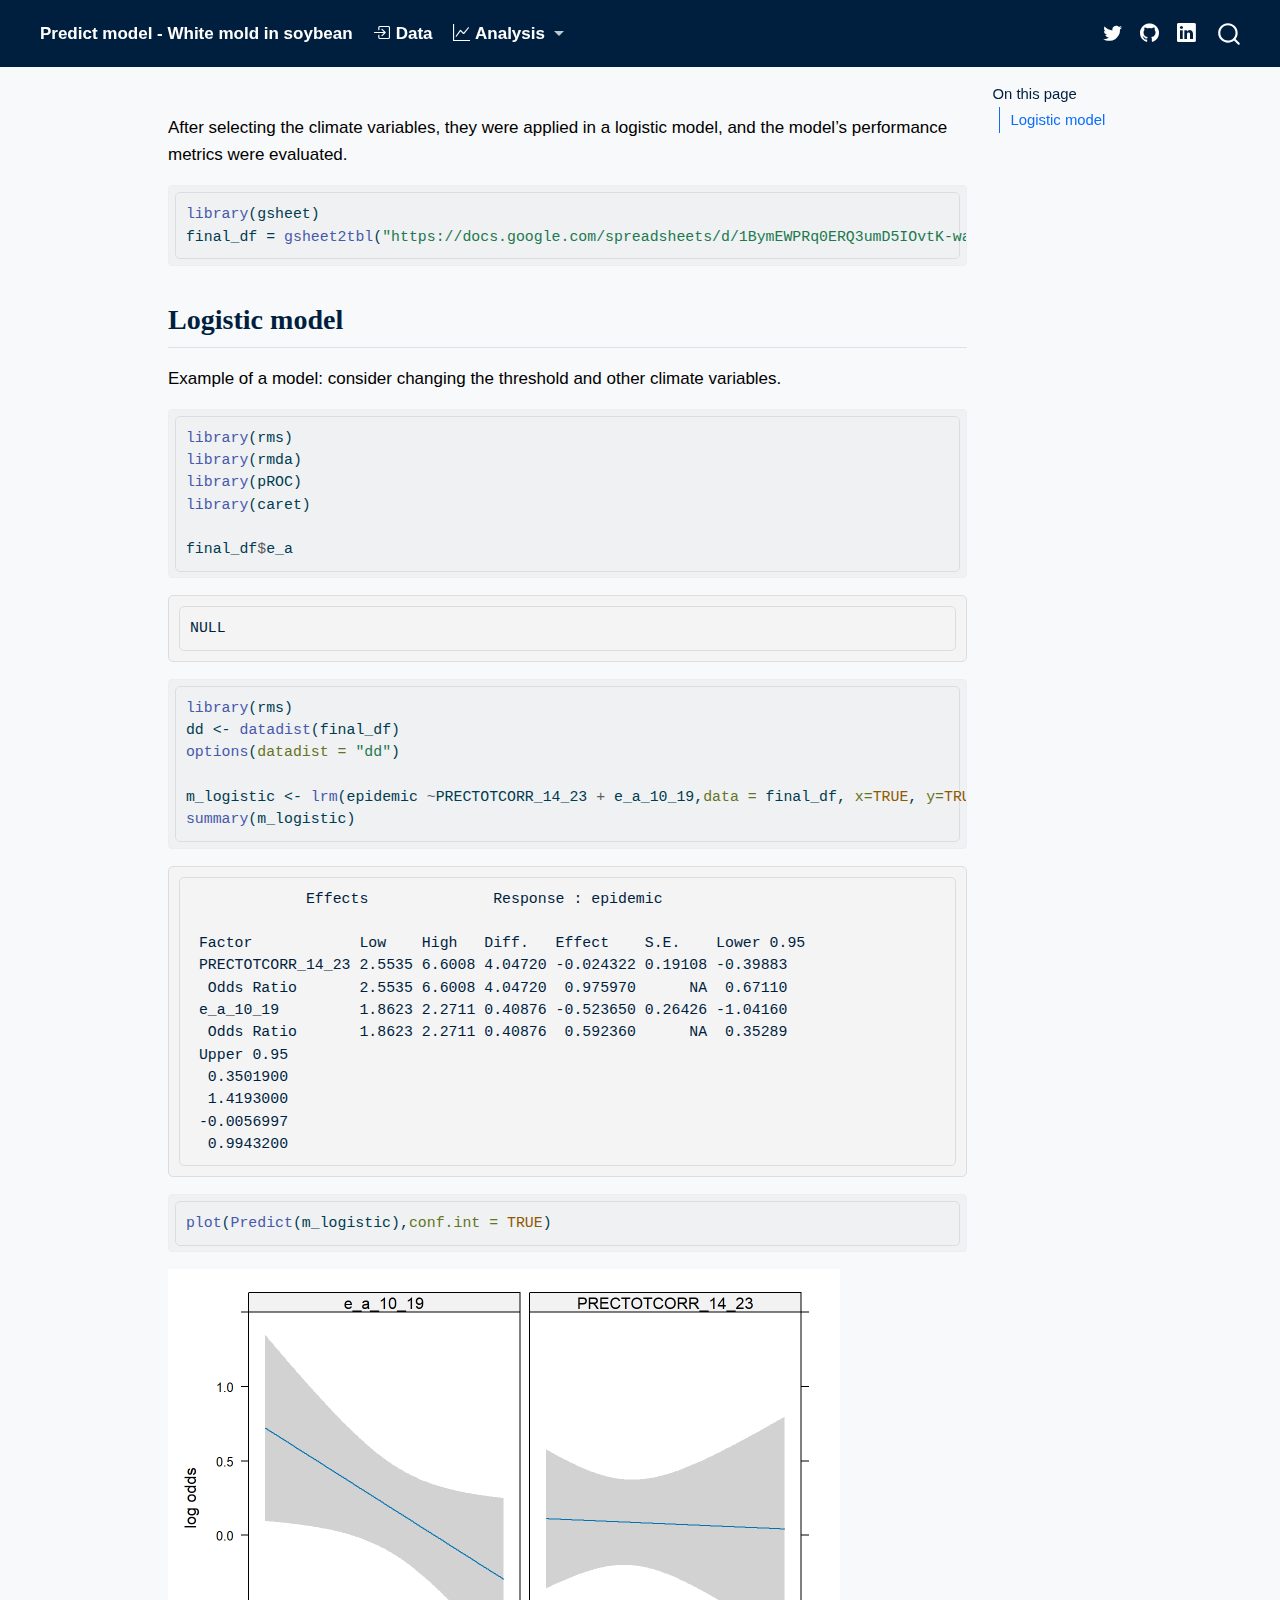
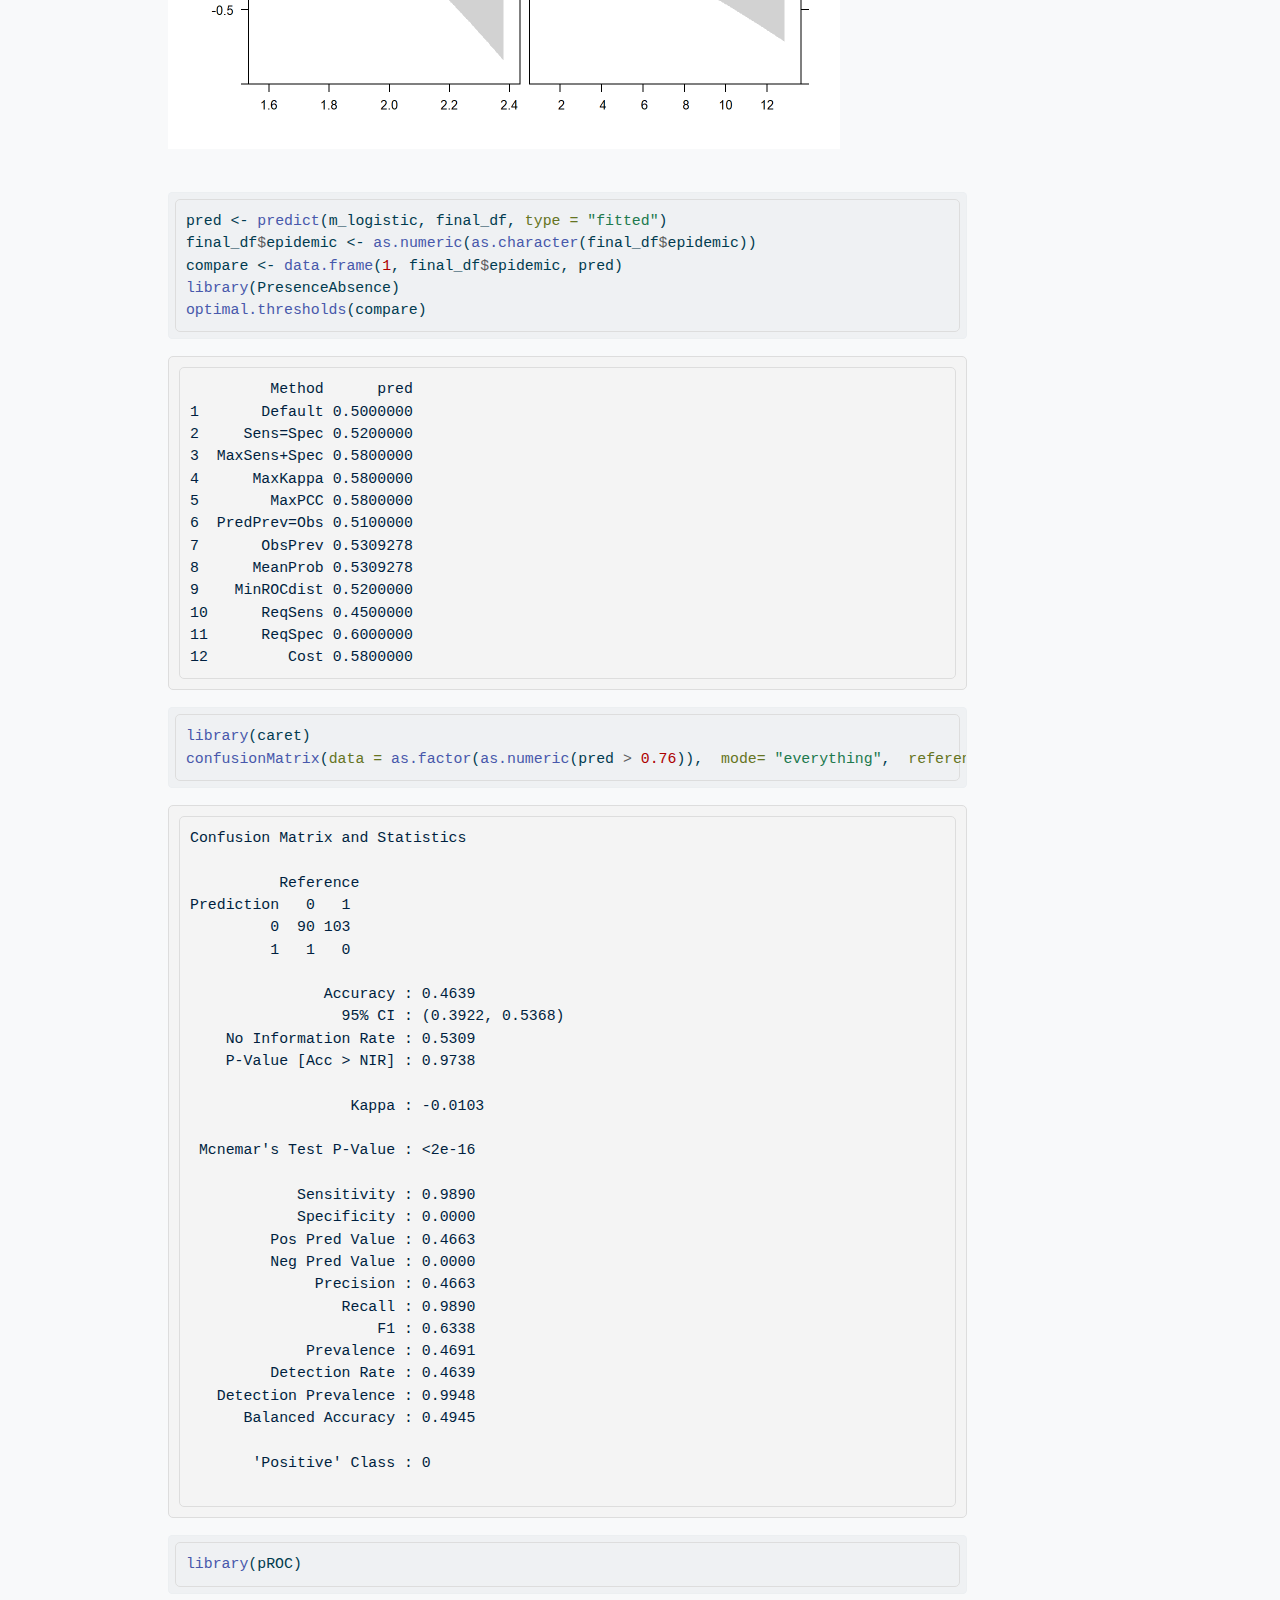
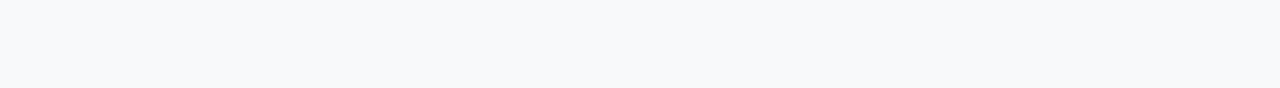
<file: docs/logistic.html>
<!DOCTYPE html>
<html xmlns="http://www.w3.org/1999/xhtml" lang="en" xml:lang="en"><head>

<meta charset="utf-8">
<meta name="generator" content="quarto-1.6.42">

<meta name="viewport" content="width=device-width, initial-scale=1.0, user-scalable=yes">


<title>logistic</title>
<style>
code{white-space: pre-wrap;}
span.smallcaps{font-variant: small-caps;}
div.columns{display: flex; gap: min(4vw, 1.5em);}
div.column{flex: auto; overflow-x: auto;}
div.hanging-indent{margin-left: 1.5em; text-indent: -1.5em;}
ul.task-list{list-style: none;}
ul.task-list li input[type="checkbox"] {
  width: 0.8em;
  margin: 0 0.8em 0.2em -1em; /* quarto-specific, see https://github.com/quarto-dev/quarto-cli/issues/4556 */ 
  vertical-align: middle;
}
/* CSS for syntax highlighting */
pre > code.sourceCode { white-space: pre; position: relative; }
pre > code.sourceCode > span { line-height: 1.25; }
pre > code.sourceCode > span:empty { height: 1.2em; }
.sourceCode { overflow: visible; }
code.sourceCode > span { color: inherit; text-decoration: inherit; }
div.sourceCode { margin: 1em 0; }
pre.sourceCode { margin: 0; }
@media screen {
div.sourceCode { overflow: auto; }
}
@media print {
pre > code.sourceCode { white-space: pre-wrap; }
pre > code.sourceCode > span { display: inline-block; text-indent: -5em; padding-left: 5em; }
}
pre.numberSource code
  { counter-reset: source-line 0; }
pre.numberSource code > span
  { position: relative; left: -4em; counter-increment: source-line; }
pre.numberSource code > span > a:first-child::before
  { content: counter(source-line);
    position: relative; left: -1em; text-align: right; vertical-align: baseline;
    border: none; display: inline-block;
    -webkit-touch-callout: none; -webkit-user-select: none;
    -khtml-user-select: none; -moz-user-select: none;
    -ms-user-select: none; user-select: none;
    padding: 0 4px; width: 4em;
  }
pre.numberSource { margin-left: 3em;  padding-left: 4px; }
div.sourceCode
  {   }
@media screen {
pre > code.sourceCode > span > a:first-child::before { text-decoration: underline; }
}
</style>


<script src="site_libs/quarto-nav/quarto-nav.js"></script>
<script src="site_libs/quarto-nav/headroom.min.js"></script>
<script src="site_libs/clipboard/clipboard.min.js"></script>
<script src="site_libs/quarto-search/autocomplete.umd.js"></script>
<script src="site_libs/quarto-search/fuse.min.js"></script>
<script src="site_libs/quarto-search/quarto-search.js"></script>
<meta name="quarto:offset" content="./">
<script src="site_libs/quarto-html/quarto.js"></script>
<script src="site_libs/quarto-html/popper.min.js"></script>
<script src="site_libs/quarto-html/tippy.umd.min.js"></script>
<script src="site_libs/quarto-html/anchor.min.js"></script>
<link href="site_libs/quarto-html/tippy.css" rel="stylesheet">
<link href="site_libs/quarto-html/quarto-syntax-highlighting-2f5df379a58b258e96c21c0638c20c03.css" rel="stylesheet" id="quarto-text-highlighting-styles">
<script src="site_libs/bootstrap/bootstrap.min.js"></script>
<link href="site_libs/bootstrap/bootstrap-icons.css" rel="stylesheet">
<link href="site_libs/bootstrap/bootstrap-d4be639c637f3db3c684c66cefad7e0c.min.css" rel="stylesheet" append-hash="true" id="quarto-bootstrap" data-mode="light">
<script id="quarto-search-options" type="application/json">{
  "location": "navbar",
  "copy-button": false,
  "collapse-after": 3,
  "panel-placement": "end",
  "type": "overlay",
  "limit": 50,
  "keyboard-shortcut": [
    "f",
    "/",
    "s"
  ],
  "show-item-context": false,
  "language": {
    "search-no-results-text": "No results",
    "search-matching-documents-text": "matching documents",
    "search-copy-link-title": "Copy link to search",
    "search-hide-matches-text": "Hide additional matches",
    "search-more-match-text": "more match in this document",
    "search-more-matches-text": "more matches in this document",
    "search-clear-button-title": "Clear",
    "search-text-placeholder": "",
    "search-detached-cancel-button-title": "Cancel",
    "search-submit-button-title": "Submit",
    "search-label": "Search"
  }
}</script>


<link rel="stylesheet" href="styles.css">
</head>

<body class="nav-fixed">

<div id="quarto-search-results"></div>
  <header id="quarto-header" class="headroom fixed-top">
    <nav class="navbar navbar-expand-lg " data-bs-theme="dark">
      <div class="navbar-container container-fluid">
            <div id="quarto-search" class="" title="Search"></div>
          <button class="navbar-toggler" type="button" data-bs-toggle="collapse" data-bs-target="#navbarCollapse" aria-controls="navbarCollapse" role="menu" aria-expanded="false" aria-label="Toggle navigation" onclick="if (window.quartoToggleHeadroom) { window.quartoToggleHeadroom(); }">
  <span class="navbar-toggler-icon"></span>
</button>
          <div class="collapse navbar-collapse" id="navbarCollapse">
            <ul class="navbar-nav navbar-nav-scroll me-auto">
  <li class="nav-item">
    <a class="nav-link" href="./index.html"> 
<span class="menu-text">Predict model - White mold in soybean</span></a>
  </li>  
  <li class="nav-item">
    <a class="nav-link" href="./join_all_data.html"> 
<span class="menu-text"><i class="bi bi-box-arrow-in-right"></i> Data</span></a>
  </li>  
  <li class="nav-item dropdown ">
    <a class="nav-link dropdown-toggle" href="#" id="nav-menu-i-classbi-bi-graph-upi-analysis" role="link" data-bs-toggle="dropdown" aria-expanded="false">
 <span class="menu-text"><i class="bi bi-graph-up"></i> Analysis</span>
    </a>
    <ul class="dropdown-menu" aria-labelledby="nav-menu-i-classbi-bi-graph-upi-analysis">    
        <li>
    <a class="dropdown-item" href="./organizing_dataset.html">
 <span class="dropdown-text">Organizing</span></a>
  </li>  
        <li>
    <a class="dropdown-item" href="./weather_data.html">
 <span class="dropdown-text">Weather data</span></a>
  </li>  
        <li>
    <a class="dropdown-item" href="./ipt.html">
 <span class="dropdown-text">Method 1</span></a>
  </li>  
        <li>
    <a class="dropdown-item" href="./method.html">
 <span class="dropdown-text">Method 2</span></a>
  </li>  
        <li>
    <a class="dropdown-item" href="./logistic.html">
 <span class="dropdown-text">Logistic model</span></a>
  </li>  
    </ul>
  </li>
</ul>
            <ul class="navbar-nav navbar-nav-scroll ms-auto">
  <li class="nav-item compact">
    <a class="nav-link" href="https://twitter.com/monalisacdc"> <i class="bi bi-twitter" role="img">
</i> 
<span class="menu-text"></span></a>
  </li>  
  <li class="nav-item compact">
    <a class="nav-link" href="https://github.com/Monalisacdc"> <i class="bi bi-github" role="img">
</i> 
<span class="menu-text"></span></a>
  </li>  
  <li class="nav-item compact">
    <a class="nav-link" href="https://www.linkedin.com/in/monalisa-de-c%C3%B3l-62a6b31b8/"> <i class="bi bi-linkedin" role="img">
</i> 
<span class="menu-text"></span></a>
  </li>  
</ul>
          </div> <!-- /navcollapse -->
            <div class="quarto-navbar-tools">
</div>
      </div> <!-- /container-fluid -->
    </nav>
</header>
<!-- content -->
<div id="quarto-content" class="quarto-container page-columns page-rows-contents page-layout-article page-navbar">
<!-- sidebar -->
<!-- margin-sidebar -->
    <div id="quarto-margin-sidebar" class="sidebar margin-sidebar">
        <nav id="TOC" role="doc-toc" class="toc-active">
    <h2 id="toc-title">On this page</h2>
   
  <ul>
  <li><a href="#logistic-model" id="toc-logistic-model" class="nav-link active" data-scroll-target="#logistic-model">Logistic model</a></li>
  </ul>
</nav>
    </div>
<!-- main -->
<main class="content" id="quarto-document-content"><header id="title-block-header" class="quarto-title-block"></header>




<p>After selecting the climate variables, they were applied in a logistic model, and the model’s performance metrics were evaluated.</p>
<div class="cell">
<div class="sourceCode cell-code" id="cb1"><pre class="sourceCode r code-with-copy"><code class="sourceCode r"><span id="cb1-1"><a href="#cb1-1" aria-hidden="true" tabindex="-1"></a><span class="fu">library</span>(gsheet)</span>
<span id="cb1-2"><a href="#cb1-2" aria-hidden="true" tabindex="-1"></a>final_df <span class="ot">=</span> <span class="fu">gsheet2tbl</span>(<span class="st">"https://docs.google.com/spreadsheets/d/1BymEWPRq0ERQ3umD5IOvtK-wa4NMoq4C/edit?usp=sharing&amp;ouid=116573839171815179218&amp;rtpof=true&amp;sd=true"</span>)</span></code><button title="Copy to Clipboard" class="code-copy-button"><i class="bi"></i></button></pre></div>
</div>
<section id="logistic-model" class="level2">
<h2 class="anchored" data-anchor-id="logistic-model">Logistic model</h2>
<p>Example of a model: consider changing the threshold and other climate variables.</p>
<div class="cell">
<div class="sourceCode cell-code" id="cb2"><pre class="sourceCode r code-with-copy"><code class="sourceCode r"><span id="cb2-1"><a href="#cb2-1" aria-hidden="true" tabindex="-1"></a><span class="fu">library</span>(rms)</span>
<span id="cb2-2"><a href="#cb2-2" aria-hidden="true" tabindex="-1"></a><span class="fu">library</span>(rmda)</span>
<span id="cb2-3"><a href="#cb2-3" aria-hidden="true" tabindex="-1"></a><span class="fu">library</span>(pROC)</span>
<span id="cb2-4"><a href="#cb2-4" aria-hidden="true" tabindex="-1"></a><span class="fu">library</span>(caret)</span>
<span id="cb2-5"><a href="#cb2-5" aria-hidden="true" tabindex="-1"></a></span>
<span id="cb2-6"><a href="#cb2-6" aria-hidden="true" tabindex="-1"></a>final_df<span class="sc">$</span>e_a</span></code><button title="Copy to Clipboard" class="code-copy-button"><i class="bi"></i></button></pre></div>
<div class="cell-output cell-output-stdout">
<pre><code>NULL</code></pre>
</div>
<div class="sourceCode cell-code" id="cb4"><pre class="sourceCode r code-with-copy"><code class="sourceCode r"><span id="cb4-1"><a href="#cb4-1" aria-hidden="true" tabindex="-1"></a><span class="fu">library</span>(rms)</span>
<span id="cb4-2"><a href="#cb4-2" aria-hidden="true" tabindex="-1"></a>dd <span class="ot">&lt;-</span> <span class="fu">datadist</span>(final_df)</span>
<span id="cb4-3"><a href="#cb4-3" aria-hidden="true" tabindex="-1"></a><span class="fu">options</span>(<span class="at">datadist =</span> <span class="st">"dd"</span>)</span>
<span id="cb4-4"><a href="#cb4-4" aria-hidden="true" tabindex="-1"></a></span>
<span id="cb4-5"><a href="#cb4-5" aria-hidden="true" tabindex="-1"></a>m_logistic <span class="ot">&lt;-</span> <span class="fu">lrm</span>(epidemic <span class="sc">~</span>PRECTOTCORR_14_23 <span class="sc">+</span> e_a_10_19,<span class="at">data =</span> final_df, <span class="at">x=</span><span class="cn">TRUE</span>, <span class="at">y=</span><span class="cn">TRUE</span>)</span>
<span id="cb4-6"><a href="#cb4-6" aria-hidden="true" tabindex="-1"></a><span class="fu">summary</span>(m_logistic)</span></code><button title="Copy to Clipboard" class="code-copy-button"><i class="bi"></i></button></pre></div>
<div class="cell-output cell-output-stdout">
<pre><code>             Effects              Response : epidemic 

 Factor            Low    High   Diff.   Effect    S.E.    Lower 0.95
 PRECTOTCORR_14_23 2.5535 6.6008 4.04720 -0.024322 0.19108 -0.39883  
  Odds Ratio       2.5535 6.6008 4.04720  0.975970      NA  0.67110  
 e_a_10_19         1.8623 2.2711 0.40876 -0.523650 0.26426 -1.04160  
  Odds Ratio       1.8623 2.2711 0.40876  0.592360      NA  0.35289  
 Upper 0.95
  0.3501900
  1.4193000
 -0.0056997
  0.9943200</code></pre>
</div>
<div class="sourceCode cell-code" id="cb6"><pre class="sourceCode r code-with-copy"><code class="sourceCode r"><span id="cb6-1"><a href="#cb6-1" aria-hidden="true" tabindex="-1"></a><span class="fu">plot</span>(<span class="fu">Predict</span>(m_logistic),<span class="at">conf.int =</span> <span class="cn">TRUE</span>)</span></code><button title="Copy to Clipboard" class="code-copy-button"><i class="bi"></i></button></pre></div>
<div class="cell-output-display">
<div>
<figure class="figure">
<p><img src="logistic_files/figure-html/unnamed-chunk-2-1.png" class="img-fluid figure-img" width="672"></p>
</figure>
</div>
</div>
<div class="sourceCode cell-code" id="cb7"><pre class="sourceCode r code-with-copy"><code class="sourceCode r"><span id="cb7-1"><a href="#cb7-1" aria-hidden="true" tabindex="-1"></a>pred <span class="ot">&lt;-</span> <span class="fu">predict</span>(m_logistic, final_df, <span class="at">type =</span> <span class="st">"fitted"</span>)</span>
<span id="cb7-2"><a href="#cb7-2" aria-hidden="true" tabindex="-1"></a>final_df<span class="sc">$</span>epidemic <span class="ot">&lt;-</span> <span class="fu">as.numeric</span>(<span class="fu">as.character</span>(final_df<span class="sc">$</span>epidemic))</span>
<span id="cb7-3"><a href="#cb7-3" aria-hidden="true" tabindex="-1"></a>compare <span class="ot">&lt;-</span> <span class="fu">data.frame</span>(<span class="dv">1</span>, final_df<span class="sc">$</span>epidemic, pred)</span>
<span id="cb7-4"><a href="#cb7-4" aria-hidden="true" tabindex="-1"></a><span class="fu">library</span>(PresenceAbsence)</span>
<span id="cb7-5"><a href="#cb7-5" aria-hidden="true" tabindex="-1"></a><span class="fu">optimal.thresholds</span>(compare)</span></code><button title="Copy to Clipboard" class="code-copy-button"><i class="bi"></i></button></pre></div>
<div class="cell-output cell-output-stdout">
<pre><code>         Method      pred
1       Default 0.5000000
2     Sens=Spec 0.5200000
3  MaxSens+Spec 0.5800000
4      MaxKappa 0.5800000
5        MaxPCC 0.5800000
6  PredPrev=Obs 0.5100000
7       ObsPrev 0.5309278
8      MeanProb 0.5309278
9    MinROCdist 0.5200000
10      ReqSens 0.4500000
11      ReqSpec 0.6000000
12         Cost 0.5800000</code></pre>
</div>
<div class="sourceCode cell-code" id="cb9"><pre class="sourceCode r code-with-copy"><code class="sourceCode r"><span id="cb9-1"><a href="#cb9-1" aria-hidden="true" tabindex="-1"></a><span class="fu">library</span>(caret)</span>
<span id="cb9-2"><a href="#cb9-2" aria-hidden="true" tabindex="-1"></a><span class="fu">confusionMatrix</span>(<span class="at">data =</span> <span class="fu">as.factor</span>(<span class="fu">as.numeric</span>(pred <span class="sc">&gt;</span> <span class="fl">0.76</span>)),  <span class="at">mode=</span> <span class="st">"everything"</span>,  <span class="at">reference =</span> <span class="fu">as.factor</span>(final_df<span class="sc">$</span>epidemic))</span></code><button title="Copy to Clipboard" class="code-copy-button"><i class="bi"></i></button></pre></div>
<div class="cell-output cell-output-stdout">
<pre><code>Confusion Matrix and Statistics

          Reference
Prediction   0   1
         0  90 103
         1   1   0
                                          
               Accuracy : 0.4639          
                 95% CI : (0.3922, 0.5368)
    No Information Rate : 0.5309          
    P-Value [Acc &gt; NIR] : 0.9738          
                                          
                  Kappa : -0.0103         
                                          
 Mcnemar's Test P-Value : &lt;2e-16          
                                          
            Sensitivity : 0.9890          
            Specificity : 0.0000          
         Pos Pred Value : 0.4663          
         Neg Pred Value : 0.0000          
              Precision : 0.4663          
                 Recall : 0.9890          
                     F1 : 0.6338          
             Prevalence : 0.4691          
         Detection Rate : 0.4639          
   Detection Prevalence : 0.9948          
      Balanced Accuracy : 0.4945          
                                          
       'Positive' Class : 0               
                                          </code></pre>
</div>
<div class="sourceCode cell-code" id="cb11"><pre class="sourceCode r code-with-copy"><code class="sourceCode r"><span id="cb11-1"><a href="#cb11-1" aria-hidden="true" tabindex="-1"></a><span class="fu">library</span>(pROC)</span></code><button title="Copy to Clipboard" class="code-copy-button"><i class="bi"></i></button></pre></div>
</div>


</section>

</main> <!-- /main -->
<script id="quarto-html-after-body" type="application/javascript">
window.document.addEventListener("DOMContentLoaded", function (event) {
  const toggleBodyColorMode = (bsSheetEl) => {
    const mode = bsSheetEl.getAttribute("data-mode");
    const bodyEl = window.document.querySelector("body");
    if (mode === "dark") {
      bodyEl.classList.add("quarto-dark");
      bodyEl.classList.remove("quarto-light");
    } else {
      bodyEl.classList.add("quarto-light");
      bodyEl.classList.remove("quarto-dark");
    }
  }
  const toggleBodyColorPrimary = () => {
    const bsSheetEl = window.document.querySelector("link#quarto-bootstrap");
    if (bsSheetEl) {
      toggleBodyColorMode(bsSheetEl);
    }
  }
  toggleBodyColorPrimary();  
  const icon = "";
  const anchorJS = new window.AnchorJS();
  anchorJS.options = {
    placement: 'right',
    icon: icon
  };
  anchorJS.add('.anchored');
  const isCodeAnnotation = (el) => {
    for (const clz of el.classList) {
      if (clz.startsWith('code-annotation-')) {                     
        return true;
      }
    }
    return false;
  }
  const onCopySuccess = function(e) {
    // button target
    const button = e.trigger;
    // don't keep focus
    button.blur();
    // flash "checked"
    button.classList.add('code-copy-button-checked');
    var currentTitle = button.getAttribute("title");
    button.setAttribute("title", "Copied!");
    let tooltip;
    if (window.bootstrap) {
      button.setAttribute("data-bs-toggle", "tooltip");
      button.setAttribute("data-bs-placement", "left");
      button.setAttribute("data-bs-title", "Copied!");
      tooltip = new bootstrap.Tooltip(button, 
        { trigger: "manual", 
          customClass: "code-copy-button-tooltip",
          offset: [0, -8]});
      tooltip.show();    
    }
    setTimeout(function() {
      if (tooltip) {
        tooltip.hide();
        button.removeAttribute("data-bs-title");
        button.removeAttribute("data-bs-toggle");
        button.removeAttribute("data-bs-placement");
      }
      button.setAttribute("title", currentTitle);
      button.classList.remove('code-copy-button-checked');
    }, 1000);
    // clear code selection
    e.clearSelection();
  }
  const getTextToCopy = function(trigger) {
      const codeEl = trigger.previousElementSibling.cloneNode(true);
      for (const childEl of codeEl.children) {
        if (isCodeAnnotation(childEl)) {
          childEl.remove();
        }
      }
      return codeEl.innerText;
  }
  const clipboard = new window.ClipboardJS('.code-copy-button:not([data-in-quarto-modal])', {
    text: getTextToCopy
  });
  clipboard.on('success', onCopySuccess);
  if (window.document.getElementById('quarto-embedded-source-code-modal')) {
    const clipboardModal = new window.ClipboardJS('.code-copy-button[data-in-quarto-modal]', {
      text: getTextToCopy,
      container: window.document.getElementById('quarto-embedded-source-code-modal')
    });
    clipboardModal.on('success', onCopySuccess);
  }
    var localhostRegex = new RegExp(/^(?:http|https):\/\/localhost\:?[0-9]*\//);
    var mailtoRegex = new RegExp(/^mailto:/);
      var filterRegex = new RegExp('/' + window.location.host + '/');
    var isInternal = (href) => {
        return filterRegex.test(href) || localhostRegex.test(href) || mailtoRegex.test(href);
    }
    // Inspect non-navigation links and adorn them if external
 	var links = window.document.querySelectorAll('a[href]:not(.nav-link):not(.navbar-brand):not(.toc-action):not(.sidebar-link):not(.sidebar-item-toggle):not(.pagination-link):not(.no-external):not([aria-hidden]):not(.dropdown-item):not(.quarto-navigation-tool):not(.about-link)');
    for (var i=0; i<links.length; i++) {
      const link = links[i];
      if (!isInternal(link.href)) {
        // undo the damage that might have been done by quarto-nav.js in the case of
        // links that we want to consider external
        if (link.dataset.originalHref !== undefined) {
          link.href = link.dataset.originalHref;
        }
      }
    }
  function tippyHover(el, contentFn, onTriggerFn, onUntriggerFn) {
    const config = {
      allowHTML: true,
      maxWidth: 500,
      delay: 100,
      arrow: false,
      appendTo: function(el) {
          return el.parentElement;
      },
      interactive: true,
      interactiveBorder: 10,
      theme: 'quarto',
      placement: 'bottom-start',
    };
    if (contentFn) {
      config.content = contentFn;
    }
    if (onTriggerFn) {
      config.onTrigger = onTriggerFn;
    }
    if (onUntriggerFn) {
      config.onUntrigger = onUntriggerFn;
    }
    window.tippy(el, config); 
  }
  const noterefs = window.document.querySelectorAll('a[role="doc-noteref"]');
  for (var i=0; i<noterefs.length; i++) {
    const ref = noterefs[i];
    tippyHover(ref, function() {
      // use id or data attribute instead here
      let href = ref.getAttribute('data-footnote-href') || ref.getAttribute('href');
      try { href = new URL(href).hash; } catch {}
      const id = href.replace(/^#\/?/, "");
      const note = window.document.getElementById(id);
      if (note) {
        return note.innerHTML;
      } else {
        return "";
      }
    });
  }
  const xrefs = window.document.querySelectorAll('a.quarto-xref');
  const processXRef = (id, note) => {
    // Strip column container classes
    const stripColumnClz = (el) => {
      el.classList.remove("page-full", "page-columns");
      if (el.children) {
        for (const child of el.children) {
          stripColumnClz(child);
        }
      }
    }
    stripColumnClz(note)
    if (id === null || id.startsWith('sec-')) {
      // Special case sections, only their first couple elements
      const container = document.createElement("div");
      if (note.children && note.children.length > 2) {
        container.appendChild(note.children[0].cloneNode(true));
        for (let i = 1; i < note.children.length; i++) {
          const child = note.children[i];
          if (child.tagName === "P" && child.innerText === "") {
            continue;
          } else {
            container.appendChild(child.cloneNode(true));
            break;
          }
        }
        if (window.Quarto?.typesetMath) {
          window.Quarto.typesetMath(container);
        }
        return container.innerHTML
      } else {
        if (window.Quarto?.typesetMath) {
          window.Quarto.typesetMath(note);
        }
        return note.innerHTML;
      }
    } else {
      // Remove any anchor links if they are present
      const anchorLink = note.querySelector('a.anchorjs-link');
      if (anchorLink) {
        anchorLink.remove();
      }
      if (window.Quarto?.typesetMath) {
        window.Quarto.typesetMath(note);
      }
      if (note.classList.contains("callout")) {
        return note.outerHTML;
      } else {
        return note.innerHTML;
      }
    }
  }
  for (var i=0; i<xrefs.length; i++) {
    const xref = xrefs[i];
    tippyHover(xref, undefined, function(instance) {
      instance.disable();
      let url = xref.getAttribute('href');
      let hash = undefined; 
      if (url.startsWith('#')) {
        hash = url;
      } else {
        try { hash = new URL(url).hash; } catch {}
      }
      if (hash) {
        const id = hash.replace(/^#\/?/, "");
        const note = window.document.getElementById(id);
        if (note !== null) {
          try {
            const html = processXRef(id, note.cloneNode(true));
            instance.setContent(html);
          } finally {
            instance.enable();
            instance.show();
          }
        } else {
          // See if we can fetch this
          fetch(url.split('#')[0])
          .then(res => res.text())
          .then(html => {
            const parser = new DOMParser();
            const htmlDoc = parser.parseFromString(html, "text/html");
            const note = htmlDoc.getElementById(id);
            if (note !== null) {
              const html = processXRef(id, note);
              instance.setContent(html);
            } 
          }).finally(() => {
            instance.enable();
            instance.show();
          });
        }
      } else {
        // See if we can fetch a full url (with no hash to target)
        // This is a special case and we should probably do some content thinning / targeting
        fetch(url)
        .then(res => res.text())
        .then(html => {
          const parser = new DOMParser();
          const htmlDoc = parser.parseFromString(html, "text/html");
          const note = htmlDoc.querySelector('main.content');
          if (note !== null) {
            // This should only happen for chapter cross references
            // (since there is no id in the URL)
            // remove the first header
            if (note.children.length > 0 && note.children[0].tagName === "HEADER") {
              note.children[0].remove();
            }
            const html = processXRef(null, note);
            instance.setContent(html);
          } 
        }).finally(() => {
          instance.enable();
          instance.show();
        });
      }
    }, function(instance) {
    });
  }
      let selectedAnnoteEl;
      const selectorForAnnotation = ( cell, annotation) => {
        let cellAttr = 'data-code-cell="' + cell + '"';
        let lineAttr = 'data-code-annotation="' +  annotation + '"';
        const selector = 'span[' + cellAttr + '][' + lineAttr + ']';
        return selector;
      }
      const selectCodeLines = (annoteEl) => {
        const doc = window.document;
        const targetCell = annoteEl.getAttribute("data-target-cell");
        const targetAnnotation = annoteEl.getAttribute("data-target-annotation");
        const annoteSpan = window.document.querySelector(selectorForAnnotation(targetCell, targetAnnotation));
        const lines = annoteSpan.getAttribute("data-code-lines").split(",");
        const lineIds = lines.map((line) => {
          return targetCell + "-" + line;
        })
        let top = null;
        let height = null;
        let parent = null;
        if (lineIds.length > 0) {
            //compute the position of the single el (top and bottom and make a div)
            const el = window.document.getElementById(lineIds[0]);
            top = el.offsetTop;
            height = el.offsetHeight;
            parent = el.parentElement.parentElement;
          if (lineIds.length > 1) {
            const lastEl = window.document.getElementById(lineIds[lineIds.length - 1]);
            const bottom = lastEl.offsetTop + lastEl.offsetHeight;
            height = bottom - top;
          }
          if (top !== null && height !== null && parent !== null) {
            // cook up a div (if necessary) and position it 
            let div = window.document.getElementById("code-annotation-line-highlight");
            if (div === null) {
              div = window.document.createElement("div");
              div.setAttribute("id", "code-annotation-line-highlight");
              div.style.position = 'absolute';
              parent.appendChild(div);
            }
            div.style.top = top - 2 + "px";
            div.style.height = height + 4 + "px";
            div.style.left = 0;
            let gutterDiv = window.document.getElementById("code-annotation-line-highlight-gutter");
            if (gutterDiv === null) {
              gutterDiv = window.document.createElement("div");
              gutterDiv.setAttribute("id", "code-annotation-line-highlight-gutter");
              gutterDiv.style.position = 'absolute';
              const codeCell = window.document.getElementById(targetCell);
              const gutter = codeCell.querySelector('.code-annotation-gutter');
              gutter.appendChild(gutterDiv);
            }
            gutterDiv.style.top = top - 2 + "px";
            gutterDiv.style.height = height + 4 + "px";
          }
          selectedAnnoteEl = annoteEl;
        }
      };
      const unselectCodeLines = () => {
        const elementsIds = ["code-annotation-line-highlight", "code-annotation-line-highlight-gutter"];
        elementsIds.forEach((elId) => {
          const div = window.document.getElementById(elId);
          if (div) {
            div.remove();
          }
        });
        selectedAnnoteEl = undefined;
      };
        // Handle positioning of the toggle
    window.addEventListener(
      "resize",
      throttle(() => {
        elRect = undefined;
        if (selectedAnnoteEl) {
          selectCodeLines(selectedAnnoteEl);
        }
      }, 10)
    );
    function throttle(fn, ms) {
    let throttle = false;
    let timer;
      return (...args) => {
        if(!throttle) { // first call gets through
            fn.apply(this, args);
            throttle = true;
        } else { // all the others get throttled
            if(timer) clearTimeout(timer); // cancel #2
            timer = setTimeout(() => {
              fn.apply(this, args);
              timer = throttle = false;
            }, ms);
        }
      };
    }
      // Attach click handler to the DT
      const annoteDls = window.document.querySelectorAll('dt[data-target-cell]');
      for (const annoteDlNode of annoteDls) {
        annoteDlNode.addEventListener('click', (event) => {
          const clickedEl = event.target;
          if (clickedEl !== selectedAnnoteEl) {
            unselectCodeLines();
            const activeEl = window.document.querySelector('dt[data-target-cell].code-annotation-active');
            if (activeEl) {
              activeEl.classList.remove('code-annotation-active');
            }
            selectCodeLines(clickedEl);
            clickedEl.classList.add('code-annotation-active');
          } else {
            // Unselect the line
            unselectCodeLines();
            clickedEl.classList.remove('code-annotation-active');
          }
        });
      }
  const findCites = (el) => {
    const parentEl = el.parentElement;
    if (parentEl) {
      const cites = parentEl.dataset.cites;
      if (cites) {
        return {
          el,
          cites: cites.split(' ')
        };
      } else {
        return findCites(el.parentElement)
      }
    } else {
      return undefined;
    }
  };
  var bibliorefs = window.document.querySelectorAll('a[role="doc-biblioref"]');
  for (var i=0; i<bibliorefs.length; i++) {
    const ref = bibliorefs[i];
    const citeInfo = findCites(ref);
    if (citeInfo) {
      tippyHover(citeInfo.el, function() {
        var popup = window.document.createElement('div');
        citeInfo.cites.forEach(function(cite) {
          var citeDiv = window.document.createElement('div');
          citeDiv.classList.add('hanging-indent');
          citeDiv.classList.add('csl-entry');
          var biblioDiv = window.document.getElementById('ref-' + cite);
          if (biblioDiv) {
            citeDiv.innerHTML = biblioDiv.innerHTML;
          }
          popup.appendChild(citeDiv);
        });
        return popup.innerHTML;
      });
    }
  }
});
</script>
</div> <!-- /content -->




</body></html>
</file>
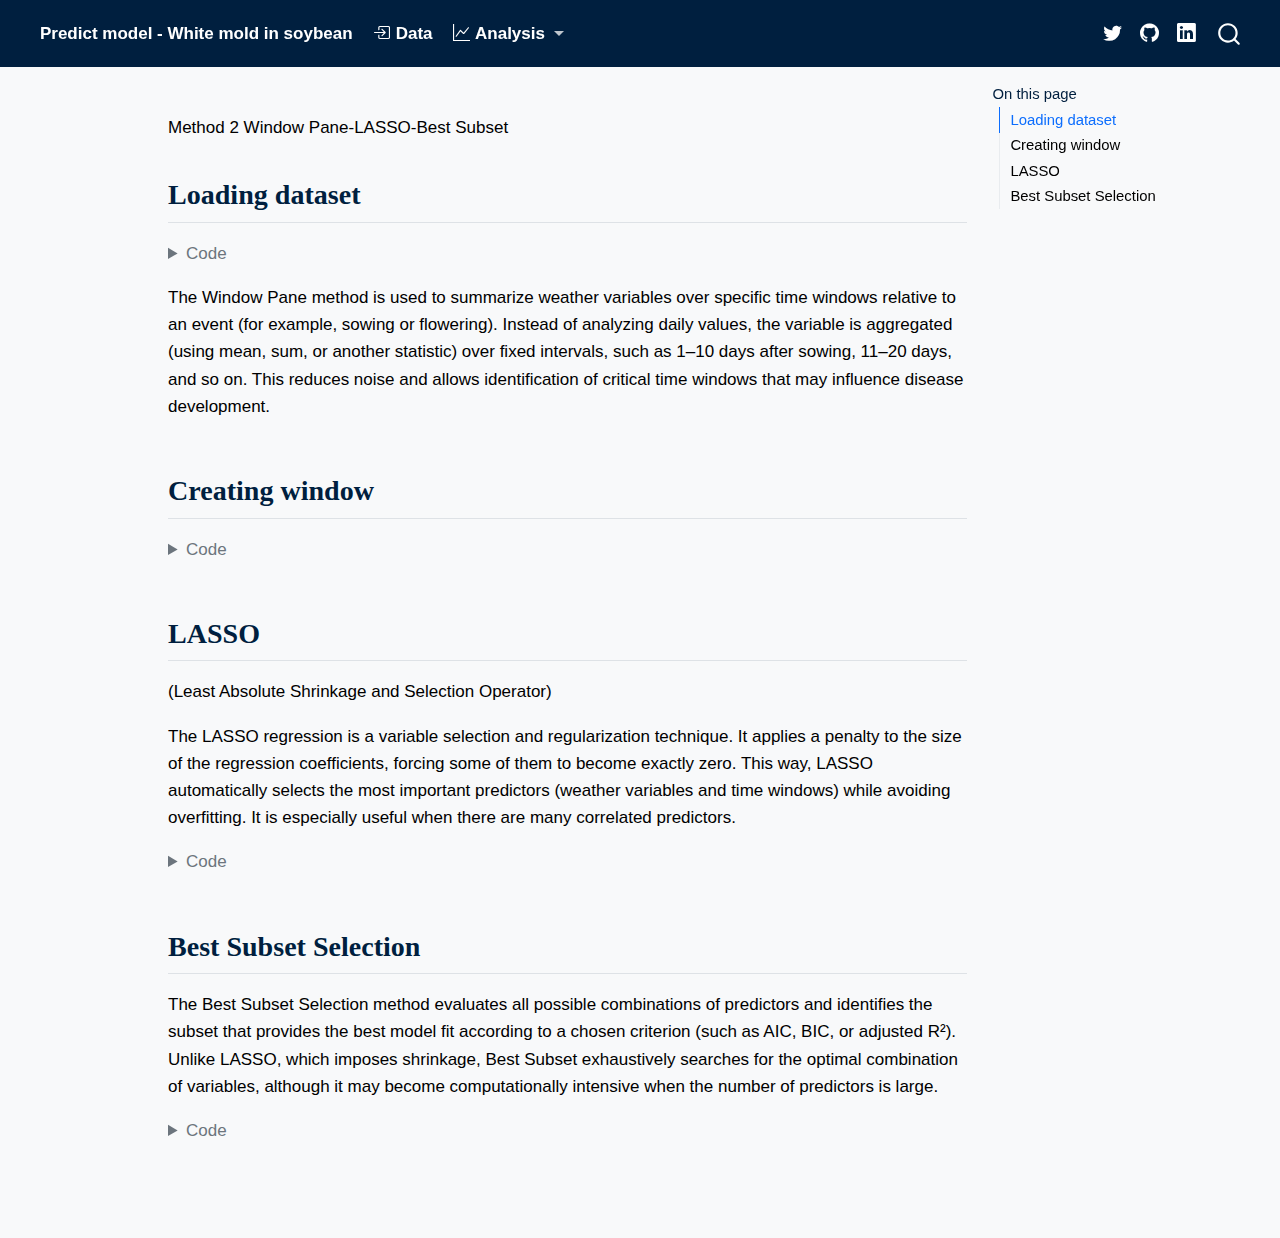
<file: docs/method.html>
<!DOCTYPE html>
<html xmlns="http://www.w3.org/1999/xhtml" lang="en" xml:lang="en"><head>

<meta charset="utf-8">
<meta name="generator" content="quarto-1.6.42">

<meta name="viewport" content="width=device-width, initial-scale=1.0, user-scalable=yes">


<title>method</title>
<style>
code{white-space: pre-wrap;}
span.smallcaps{font-variant: small-caps;}
div.columns{display: flex; gap: min(4vw, 1.5em);}
div.column{flex: auto; overflow-x: auto;}
div.hanging-indent{margin-left: 1.5em; text-indent: -1.5em;}
ul.task-list{list-style: none;}
ul.task-list li input[type="checkbox"] {
  width: 0.8em;
  margin: 0 0.8em 0.2em -1em; /* quarto-specific, see https://github.com/quarto-dev/quarto-cli/issues/4556 */ 
  vertical-align: middle;
}
/* CSS for syntax highlighting */
pre > code.sourceCode { white-space: pre; position: relative; }
pre > code.sourceCode > span { line-height: 1.25; }
pre > code.sourceCode > span:empty { height: 1.2em; }
.sourceCode { overflow: visible; }
code.sourceCode > span { color: inherit; text-decoration: inherit; }
div.sourceCode { margin: 1em 0; }
pre.sourceCode { margin: 0; }
@media screen {
div.sourceCode { overflow: auto; }
}
@media print {
pre > code.sourceCode { white-space: pre-wrap; }
pre > code.sourceCode > span { display: inline-block; text-indent: -5em; padding-left: 5em; }
}
pre.numberSource code
  { counter-reset: source-line 0; }
pre.numberSource code > span
  { position: relative; left: -4em; counter-increment: source-line; }
pre.numberSource code > span > a:first-child::before
  { content: counter(source-line);
    position: relative; left: -1em; text-align: right; vertical-align: baseline;
    border: none; display: inline-block;
    -webkit-touch-callout: none; -webkit-user-select: none;
    -khtml-user-select: none; -moz-user-select: none;
    -ms-user-select: none; user-select: none;
    padding: 0 4px; width: 4em;
  }
pre.numberSource { margin-left: 3em;  padding-left: 4px; }
div.sourceCode
  {   }
@media screen {
pre > code.sourceCode > span > a:first-child::before { text-decoration: underline; }
}
</style>


<script src="site_libs/quarto-nav/quarto-nav.js"></script>
<script src="site_libs/quarto-nav/headroom.min.js"></script>
<script src="site_libs/clipboard/clipboard.min.js"></script>
<script src="site_libs/quarto-search/autocomplete.umd.js"></script>
<script src="site_libs/quarto-search/fuse.min.js"></script>
<script src="site_libs/quarto-search/quarto-search.js"></script>
<meta name="quarto:offset" content="./">
<script src="site_libs/quarto-html/quarto.js"></script>
<script src="site_libs/quarto-html/popper.min.js"></script>
<script src="site_libs/quarto-html/tippy.umd.min.js"></script>
<script src="site_libs/quarto-html/anchor.min.js"></script>
<link href="site_libs/quarto-html/tippy.css" rel="stylesheet">
<link href="site_libs/quarto-html/quarto-syntax-highlighting-2f5df379a58b258e96c21c0638c20c03.css" rel="stylesheet" id="quarto-text-highlighting-styles">
<script src="site_libs/bootstrap/bootstrap.min.js"></script>
<link href="site_libs/bootstrap/bootstrap-icons.css" rel="stylesheet">
<link href="site_libs/bootstrap/bootstrap-d4be639c637f3db3c684c66cefad7e0c.min.css" rel="stylesheet" append-hash="true" id="quarto-bootstrap" data-mode="light">
<script id="quarto-search-options" type="application/json">{
  "location": "navbar",
  "copy-button": false,
  "collapse-after": 3,
  "panel-placement": "end",
  "type": "overlay",
  "limit": 50,
  "keyboard-shortcut": [
    "f",
    "/",
    "s"
  ],
  "show-item-context": false,
  "language": {
    "search-no-results-text": "No results",
    "search-matching-documents-text": "matching documents",
    "search-copy-link-title": "Copy link to search",
    "search-hide-matches-text": "Hide additional matches",
    "search-more-match-text": "more match in this document",
    "search-more-matches-text": "more matches in this document",
    "search-clear-button-title": "Clear",
    "search-text-placeholder": "",
    "search-detached-cancel-button-title": "Cancel",
    "search-submit-button-title": "Submit",
    "search-label": "Search"
  }
}</script>


<link rel="stylesheet" href="styles.css">
</head>

<body class="nav-fixed">

<div id="quarto-search-results"></div>
  <header id="quarto-header" class="headroom fixed-top">
    <nav class="navbar navbar-expand-lg " data-bs-theme="dark">
      <div class="navbar-container container-fluid">
            <div id="quarto-search" class="" title="Search"></div>
          <button class="navbar-toggler" type="button" data-bs-toggle="collapse" data-bs-target="#navbarCollapse" aria-controls="navbarCollapse" role="menu" aria-expanded="false" aria-label="Toggle navigation" onclick="if (window.quartoToggleHeadroom) { window.quartoToggleHeadroom(); }">
  <span class="navbar-toggler-icon"></span>
</button>
          <div class="collapse navbar-collapse" id="navbarCollapse">
            <ul class="navbar-nav navbar-nav-scroll me-auto">
  <li class="nav-item">
    <a class="nav-link" href="./index.html"> 
<span class="menu-text">Predict model - White mold in soybean</span></a>
  </li>  
  <li class="nav-item">
    <a class="nav-link" href="./join_all_data.html"> 
<span class="menu-text"><i class="bi bi-box-arrow-in-right"></i> Data</span></a>
  </li>  
  <li class="nav-item dropdown ">
    <a class="nav-link dropdown-toggle" href="#" id="nav-menu-i-classbi-bi-graph-upi-analysis" role="link" data-bs-toggle="dropdown" aria-expanded="false">
 <span class="menu-text"><i class="bi bi-graph-up"></i> Analysis</span>
    </a>
    <ul class="dropdown-menu" aria-labelledby="nav-menu-i-classbi-bi-graph-upi-analysis">    
        <li>
    <a class="dropdown-item" href="./organizing_dataset.html">
 <span class="dropdown-text">Organizing</span></a>
  </li>  
        <li>
    <a class="dropdown-item" href="./weather_data.html">
 <span class="dropdown-text">Weather data</span></a>
  </li>  
        <li>
    <a class="dropdown-item" href="./ipt.html">
 <span class="dropdown-text">Method 1</span></a>
  </li>  
        <li>
    <a class="dropdown-item" href="./method.html">
 <span class="dropdown-text">Method 2</span></a>
  </li>  
        <li>
    <a class="dropdown-item" href="./logistic.html">
 <span class="dropdown-text">Logistic model</span></a>
  </li>  
    </ul>
  </li>
</ul>
            <ul class="navbar-nav navbar-nav-scroll ms-auto">
  <li class="nav-item compact">
    <a class="nav-link" href="https://twitter.com/monalisacdc"> <i class="bi bi-twitter" role="img">
</i> 
<span class="menu-text"></span></a>
  </li>  
  <li class="nav-item compact">
    <a class="nav-link" href="https://github.com/Monalisacdc"> <i class="bi bi-github" role="img">
</i> 
<span class="menu-text"></span></a>
  </li>  
  <li class="nav-item compact">
    <a class="nav-link" href="https://www.linkedin.com/in/monalisa-de-c%C3%B3l-62a6b31b8/"> <i class="bi bi-linkedin" role="img">
</i> 
<span class="menu-text"></span></a>
  </li>  
</ul>
          </div> <!-- /navcollapse -->
            <div class="quarto-navbar-tools">
</div>
      </div> <!-- /container-fluid -->
    </nav>
</header>
<!-- content -->
<div id="quarto-content" class="quarto-container page-columns page-rows-contents page-layout-article page-navbar">
<!-- sidebar -->
<!-- margin-sidebar -->
    <div id="quarto-margin-sidebar" class="sidebar margin-sidebar">
        <nav id="TOC" role="doc-toc" class="toc-active">
    <h2 id="toc-title">On this page</h2>
   
  <ul>
  <li><a href="#loading-dataset" id="toc-loading-dataset" class="nav-link active" data-scroll-target="#loading-dataset">Loading dataset</a></li>
  <li><a href="#creating-window" id="toc-creating-window" class="nav-link" data-scroll-target="#creating-window">Creating window</a></li>
  <li><a href="#lasso" id="toc-lasso" class="nav-link" data-scroll-target="#lasso">LASSO</a></li>
  <li><a href="#best-subset-selection" id="toc-best-subset-selection" class="nav-link" data-scroll-target="#best-subset-selection">Best Subset Selection</a></li>
  </ul>
</nav>
    </div>
<!-- main -->
<main class="content" id="quarto-document-content"><header id="title-block-header" class="quarto-title-block"></header>




<p>Method 2 Window Pane-LASSO-Best Subset</p>
<section id="loading-dataset" class="level2">
<h2 class="anchored" data-anchor-id="loading-dataset">Loading dataset</h2>
<div class="cell">
<details class="code-fold">
<summary>Code</summary>
<div class="sourceCode cell-code" id="cb1"><pre class="sourceCode r code-with-copy"><code class="sourceCode r"><span id="cb1-1"><a href="#cb1-1" aria-hidden="true" tabindex="-1"></a><span class="fu">library</span>(gsheet)</span>
<span id="cb1-2"><a href="#cb1-2" aria-hidden="true" tabindex="-1"></a>trials_weather <span class="ot">=</span> <span class="fu">gsheet2tbl</span>(<span class="st">"https://docs.google.com/spreadsheets/d/1SIb-z-c2R4DiNAV8AcFAn7UPjlQe5t5bPxxl1tMdQwA/edit?usp=sharing"</span>)</span></code><button title="Copy to Clipboard" class="code-copy-button"><i class="bi"></i></button></pre></div>
</details>
</div>
<p>The Window Pane method is used to summarize weather variables over specific time windows relative to an event (for example, sowing or flowering). Instead of analyzing daily values, the variable is aggregated (using mean, sum, or another statistic) over fixed intervals, such as 1–10 days after sowing, 11–20 days, and so on. This reduces noise and allows identification of critical time windows that may influence disease development.</p>
</section>
<section id="creating-window" class="level2">
<h2 class="anchored" data-anchor-id="creating-window">Creating window</h2>
<div class="cell">
<details class="code-fold">
<summary>Code</summary>
<div class="sourceCode cell-code" id="cb2"><pre class="sourceCode r code-with-copy"><code class="sourceCode r"><span id="cb2-1"><a href="#cb2-1" aria-hidden="true" tabindex="-1"></a><span class="fu">library</span>(dplyr)</span>
<span id="cb2-2"><a href="#cb2-2" aria-hidden="true" tabindex="-1"></a><span class="fu">library</span>(tidyr)</span>
<span id="cb2-3"><a href="#cb2-3" aria-hidden="true" tabindex="-1"></a><span class="fu">library</span>(purrr)</span>
<span id="cb2-4"><a href="#cb2-4" aria-hidden="true" tabindex="-1"></a><span class="fu">library</span>(rlang)</span>
<span id="cb2-5"><a href="#cb2-5" aria-hidden="true" tabindex="-1"></a><span class="co"># Define the intervals</span></span>
<span id="cb2-6"><a href="#cb2-6" aria-hidden="true" tabindex="-1"></a>window_size <span class="ot">&lt;-</span> <span class="dv">10</span></span>
<span id="cb2-7"><a href="#cb2-7" aria-hidden="true" tabindex="-1"></a>start_days <span class="ot">&lt;-</span> <span class="sc">-</span><span class="dv">5</span><span class="sc">:</span>(<span class="dv">90</span> <span class="sc">-</span> window_size <span class="sc">+</span> <span class="dv">1</span>)</span>
<span id="cb2-8"><a href="#cb2-8" aria-hidden="true" tabindex="-1"></a></span>
<span id="cb2-9"><a href="#cb2-9" aria-hidden="true" tabindex="-1"></a>intervals <span class="ot">&lt;-</span> <span class="fu">lapply</span>(start_days, <span class="cf">function</span>(s) <span class="fu">c</span>(s, s <span class="sc">+</span> window_size <span class="sc">-</span> <span class="dv">1</span>))</span>
<span id="cb2-10"><a href="#cb2-10" aria-hidden="true" tabindex="-1"></a></span>
<span id="cb2-11"><a href="#cb2-11" aria-hidden="true" tabindex="-1"></a><span class="co">#List of variables to summarize</span></span>
<span id="cb2-12"><a href="#cb2-12" aria-hidden="true" tabindex="-1"></a>vars <span class="ot">&lt;-</span> <span class="fu">c</span>(<span class="st">"GWETROOT"</span>, <span class="st">"GWETTOP"</span>, <span class="st">"T2M"</span>, <span class="st">"T2M_MAX"</span>, <span class="st">"T2M_MIN"</span>, <span class="st">"T2M_RANGE"</span>, <span class="st">"RH2M"</span>, <span class="st">"PRECTOTCORR"</span>,<span class="st">"T2MDEW"</span>, <span class="st">"WS2M"</span>,<span class="st">'PS'</span>,<span class="st">"ALLSKY_SFC_SW_DWN"</span>, <span class="st">"CLRSKY_SFC_SW_DWN"</span>, <span class="st">"e_s"</span>,<span class="st">"e_a"</span>,<span class="st">"VPD"</span>, <span class="st">"TDD"</span>,<span class="st">"T2M_night"</span>,<span class="st">"LWD_hours"</span>,<span class="st">"CLOUDCOVER"</span>)</span>
<span id="cb2-13"><a href="#cb2-13" aria-hidden="true" tabindex="-1"></a></span>
<span id="cb2-14"><a href="#cb2-14" aria-hidden="true" tabindex="-1"></a><span class="co"># Function to compute a summary variable for a period</span></span>
<span id="cb2-15"><a href="#cb2-15" aria-hidden="true" tabindex="-1"></a>summarize_period <span class="ot">&lt;-</span> <span class="cf">function</span>(data, var, period, label) {</span>
<span id="cb2-16"><a href="#cb2-16" aria-hidden="true" tabindex="-1"></a> var_sym <span class="ot">&lt;-</span> <span class="fu">sym</span>(var)</span>
<span id="cb2-17"><a href="#cb2-17" aria-hidden="true" tabindex="-1"></a>  start_day <span class="ot">&lt;-</span> period[<span class="dv">1</span>]</span>
<span id="cb2-18"><a href="#cb2-18" aria-hidden="true" tabindex="-1"></a>  end_day <span class="ot">&lt;-</span> period[<span class="dv">2</span>]</span>
<span id="cb2-19"><a href="#cb2-19" aria-hidden="true" tabindex="-1"></a>  period_name <span class="ot">&lt;-</span> <span class="fu">paste0</span>(var, <span class="st">"_"</span>, label)</span>
<span id="cb2-20"><a href="#cb2-20" aria-hidden="true" tabindex="-1"></a></span>
<span id="cb2-21"><a href="#cb2-21" aria-hidden="true" tabindex="-1"></a>data <span class="sc">%&gt;%</span></span>
<span id="cb2-22"><a href="#cb2-22" aria-hidden="true" tabindex="-1"></a>   dplyr<span class="sc">::</span><span class="fu">select</span>(study, days, <span class="sc">!!</span>var_sym) <span class="sc">%&gt;%</span></span>
<span id="cb2-23"><a href="#cb2-23" aria-hidden="true" tabindex="-1"></a>    <span class="fu">group_by</span>(study, days) <span class="sc">%&gt;%</span></span>
<span id="cb2-24"><a href="#cb2-24" aria-hidden="true" tabindex="-1"></a>    <span class="fu">summarise</span>(<span class="at">value =</span> <span class="fu">mean</span>(<span class="sc">!!</span>var_sym, <span class="at">na.rm =</span> <span class="cn">TRUE</span>), <span class="at">.groups =</span> <span class="st">"drop"</span>) <span class="sc">%&gt;%</span></span>
<span id="cb2-25"><a href="#cb2-25" aria-hidden="true" tabindex="-1"></a>    <span class="fu">pivot_wider</span>(<span class="at">names_from =</span> days, <span class="at">values_from =</span> value) <span class="sc">%&gt;%</span></span>
<span id="cb2-26"><a href="#cb2-26" aria-hidden="true" tabindex="-1"></a>    <span class="fu">mutate</span>(<span class="sc">!!</span><span class="at">period_name :=</span> <span class="fu">rowMeans</span>(<span class="fu">across</span>(<span class="fu">as.character</span>(start_day<span class="sc">:</span>end_day)), <span class="at">na.rm =</span> <span class="cn">TRUE</span>)) <span class="sc">%&gt;%</span></span>
<span id="cb2-27"><a href="#cb2-27" aria-hidden="true" tabindex="-1"></a>    dplyr<span class="sc">::</span><span class="fu">select</span>(study, <span class="sc">!!</span>period_name) <span class="sc">%&gt;%</span></span>
<span id="cb2-28"><a href="#cb2-28" aria-hidden="true" tabindex="-1"></a>    <span class="fu">mutate</span>(<span class="at">study =</span> <span class="fu">factor</span>(study))</span>
<span id="cb2-29"><a href="#cb2-29" aria-hidden="true" tabindex="-1"></a>}</span>
<span id="cb2-30"><a href="#cb2-30" aria-hidden="true" tabindex="-1"></a></span>
<span id="cb2-31"><a href="#cb2-31" aria-hidden="true" tabindex="-1"></a><span class="co"># Create all variable summaries for all intervals</span></span>
<span id="cb2-32"><a href="#cb2-32" aria-hidden="true" tabindex="-1"></a><span class="co"># Function to format day labels</span></span>
<span id="cb2-33"><a href="#cb2-33" aria-hidden="true" tabindex="-1"></a>format_day <span class="ot">&lt;-</span> <span class="cf">function</span>(day) {</span>
<span id="cb2-34"><a href="#cb2-34" aria-hidden="true" tabindex="-1"></a>  <span class="cf">if</span> (day <span class="sc">&lt;</span> <span class="dv">0</span>) <span class="fu">paste0</span>(<span class="st">"n"</span>, <span class="fu">abs</span>(day)) <span class="cf">else</span> <span class="fu">as.character</span>(day)</span>
<span id="cb2-35"><a href="#cb2-35" aria-hidden="true" tabindex="-1"></a>}</span>
<span id="cb2-36"><a href="#cb2-36" aria-hidden="true" tabindex="-1"></a></span>
<span id="cb2-37"><a href="#cb2-37" aria-hidden="true" tabindex="-1"></a><span class="co"># Create all variable summaries for all intervals with clean labels</span></span>
<span id="cb2-38"><a href="#cb2-38" aria-hidden="true" tabindex="-1"></a>summaries <span class="ot">&lt;-</span> <span class="fu">cross2</span>(vars, intervals) <span class="sc">%&gt;%</span></span>
<span id="cb2-39"><a href="#cb2-39" aria-hidden="true" tabindex="-1"></a>  <span class="fu">imap</span>(<span class="sc">~</span> {</span>
<span id="cb2-40"><a href="#cb2-40" aria-hidden="true" tabindex="-1"></a>    var <span class="ot">&lt;-</span> .x[[<span class="dv">1</span>]]</span>
<span id="cb2-41"><a href="#cb2-41" aria-hidden="true" tabindex="-1"></a>    period <span class="ot">&lt;-</span> .x[[<span class="dv">2</span>]]</span>
<span id="cb2-42"><a href="#cb2-42" aria-hidden="true" tabindex="-1"></a>    label <span class="ot">&lt;-</span> <span class="fu">paste0</span>(<span class="fu">format_day</span>(period[<span class="dv">1</span>]), <span class="st">"_"</span>, <span class="fu">format_day</span>(period[<span class="dv">2</span>]))</span>
<span id="cb2-43"><a href="#cb2-43" aria-hidden="true" tabindex="-1"></a>    <span class="fu">summarize_period</span>(</span>
<span id="cb2-44"><a href="#cb2-44" aria-hidden="true" tabindex="-1"></a>      <span class="at">data =</span> trials_weather,</span>
<span id="cb2-45"><a href="#cb2-45" aria-hidden="true" tabindex="-1"></a>      <span class="at">var =</span> var,</span>
<span id="cb2-46"><a href="#cb2-46" aria-hidden="true" tabindex="-1"></a>      <span class="at">period =</span> period,</span>
<span id="cb2-47"><a href="#cb2-47" aria-hidden="true" tabindex="-1"></a>      <span class="at">label =</span> label</span>
<span id="cb2-48"><a href="#cb2-48" aria-hidden="true" tabindex="-1"></a>    )</span>
<span id="cb2-49"><a href="#cb2-49" aria-hidden="true" tabindex="-1"></a>  })</span>
<span id="cb2-50"><a href="#cb2-50" aria-hidden="true" tabindex="-1"></a></span>
<span id="cb2-51"><a href="#cb2-51" aria-hidden="true" tabindex="-1"></a><span class="co"># Create epidemic base</span></span>
<span id="cb2-52"><a href="#cb2-52" aria-hidden="true" tabindex="-1"></a>epidemic <span class="ot">&lt;-</span> trials_weather <span class="sc">%&gt;%</span></span>
<span id="cb2-53"><a href="#cb2-53" aria-hidden="true" tabindex="-1"></a>  dplyr<span class="sc">::</span><span class="fu">select</span>(study, epidemic) <span class="sc">%&gt;%</span></span>
<span id="cb2-54"><a href="#cb2-54" aria-hidden="true" tabindex="-1"></a>  <span class="fu">group_by</span>(study) <span class="sc">%&gt;%</span></span>
<span id="cb2-55"><a href="#cb2-55" aria-hidden="true" tabindex="-1"></a>  <span class="fu">slice</span>(<span class="dv">1</span>) <span class="sc">%&gt;%</span></span>
<span id="cb2-56"><a href="#cb2-56" aria-hidden="true" tabindex="-1"></a>  <span class="fu">mutate</span>(<span class="at">study =</span> <span class="fu">factor</span>(study))</span>
<span id="cb2-57"><a href="#cb2-57" aria-hidden="true" tabindex="-1"></a></span>
<span id="cb2-58"><a href="#cb2-58" aria-hidden="true" tabindex="-1"></a><span class="co"># Join all summaries and epidemic</span></span>
<span id="cb2-59"><a href="#cb2-59" aria-hidden="true" tabindex="-1"></a>final_df <span class="ot">&lt;-</span> <span class="fu">reduce</span>(summaries, left_join, <span class="at">by =</span> <span class="st">"study"</span>) <span class="sc">%&gt;%</span></span>
<span id="cb2-60"><a href="#cb2-60" aria-hidden="true" tabindex="-1"></a>  <span class="fu">left_join</span>(epidemic, <span class="at">by =</span> <span class="st">"study"</span>)</span>
<span id="cb2-61"><a href="#cb2-61" aria-hidden="true" tabindex="-1"></a>final_df2 <span class="ot">&lt;-</span> <span class="fu">na.omit</span>(final_df)</span>
<span id="cb2-62"><a href="#cb2-62" aria-hidden="true" tabindex="-1"></a></span>
<span id="cb2-63"><a href="#cb2-63" aria-hidden="true" tabindex="-1"></a><span class="fu">library</span>(writexl)</span>
<span id="cb2-64"><a href="#cb2-64" aria-hidden="true" tabindex="-1"></a><span class="fu">write_xlsx</span>(final_df2, <span class="st">"final_df2.xlsx"</span>)</span></code><button title="Copy to Clipboard" class="code-copy-button"><i class="bi"></i></button></pre></div>
</details>
</div>
</section>
<section id="lasso" class="level2">
<h2 class="anchored" data-anchor-id="lasso">LASSO</h2>
<p>(Least Absolute Shrinkage and Selection Operator)</p>
<p>The LASSO regression is a variable selection and regularization technique. It applies a penalty to the size of the regression coefficients, forcing some of them to become exactly zero. This way, LASSO automatically selects the most important predictors (weather variables and time windows) while avoiding overfitting. It is especially useful when there are many correlated predictors.</p>
<div class="cell">
<details class="code-fold">
<summary>Code</summary>
<div class="sourceCode cell-code" id="cb3"><pre class="sourceCode r code-with-copy"><code class="sourceCode r"><span id="cb3-1"><a href="#cb3-1" aria-hidden="true" tabindex="-1"></a><span class="fu">library</span>(glmnet)</span>
<span id="cb3-2"><a href="#cb3-2" aria-hidden="true" tabindex="-1"></a>weather_vars <span class="ot">&lt;-</span> trials_weather <span class="sc">%&gt;%</span> </span>
<span id="cb3-3"><a href="#cb3-3" aria-hidden="true" tabindex="-1"></a>  dplyr<span class="sc">::</span><span class="fu">select</span>(<span class="fu">c</span>(<span class="sc">-</span>lon, <span class="sc">-</span>lat, <span class="sc">-</span>LON, <span class="sc">-</span>LAT, <span class="sc">-</span>YEAR, <span class="sc">-</span>MM, <span class="sc">-</span>DOY, <span class="sc">-</span>YYYYMMDD, <span class="sc">-</span>days, <span class="sc">-</span>inc, <span class="sc">-</span>source, <span class="sc">-</span>sowing, <span class="sc">-</span>municipality, <span class="sc">-</span>DD))</span>
<span id="cb3-4"><a href="#cb3-4" aria-hidden="true" tabindex="-1"></a><span class="fu">set.seed</span>(<span class="dv">123</span>)</span>
<span id="cb3-5"><a href="#cb3-5" aria-hidden="true" tabindex="-1"></a>lambdas <span class="ot">&lt;-</span> <span class="dv">10</span><span class="sc">^</span><span class="fu">seq</span>(<span class="dv">2</span>, <span class="sc">-</span><span class="dv">3</span>, <span class="at">by =</span> <span class="sc">-</span>.<span class="dv">1</span>)</span>
<span id="cb3-6"><a href="#cb3-6" aria-hidden="true" tabindex="-1"></a></span>
<span id="cb3-7"><a href="#cb3-7" aria-hidden="true" tabindex="-1"></a>y <span class="ot">&lt;-</span> final_df2 <span class="sc">%&gt;%</span></span>
<span id="cb3-8"><a href="#cb3-8" aria-hidden="true" tabindex="-1"></a>  dplyr<span class="sc">::</span><span class="fu">select</span>(epidemic) <span class="sc">%&gt;%</span></span>
<span id="cb3-9"><a href="#cb3-9" aria-hidden="true" tabindex="-1"></a>  <span class="fu">as.matrix</span>()</span>
<span id="cb3-10"><a href="#cb3-10" aria-hidden="true" tabindex="-1"></a></span>
<span id="cb3-11"><a href="#cb3-11" aria-hidden="true" tabindex="-1"></a></span>
<span id="cb3-12"><a href="#cb3-12" aria-hidden="true" tabindex="-1"></a></span>
<span id="cb3-13"><a href="#cb3-13" aria-hidden="true" tabindex="-1"></a>X <span class="ot">&lt;-</span> final_df2<span class="sc">%&gt;%</span></span>
<span id="cb3-14"><a href="#cb3-14" aria-hidden="true" tabindex="-1"></a>  <span class="fu">ungroup</span>() <span class="sc">|&gt;</span> </span>
<span id="cb3-15"><a href="#cb3-15" aria-hidden="true" tabindex="-1"></a>  dplyr<span class="sc">::</span><span class="fu">select</span>(<span class="sc">-</span>epidemic, <span class="sc">-</span> study) <span class="sc">%&gt;%</span></span>
<span id="cb3-16"><a href="#cb3-16" aria-hidden="true" tabindex="-1"></a>  <span class="fu">as.matrix</span>()</span>
<span id="cb3-17"><a href="#cb3-17" aria-hidden="true" tabindex="-1"></a></span>
<span id="cb3-18"><a href="#cb3-18" aria-hidden="true" tabindex="-1"></a></span>
<span id="cb3-19"><a href="#cb3-19" aria-hidden="true" tabindex="-1"></a><span class="co"># Setting alpha = 1 implements lasso regression</span></span>
<span id="cb3-20"><a href="#cb3-20" aria-hidden="true" tabindex="-1"></a>lasso_reg_1week <span class="ot">&lt;-</span> <span class="fu">cv.glmnet</span>(X, y,</span>
<span id="cb3-21"><a href="#cb3-21" aria-hidden="true" tabindex="-1"></a>  <span class="at">alpha =</span> <span class="fl">0.5</span>,</span>
<span id="cb3-22"><a href="#cb3-22" aria-hidden="true" tabindex="-1"></a>  <span class="at">family =</span> <span class="st">"binomial"</span>,</span>
<span id="cb3-23"><a href="#cb3-23" aria-hidden="true" tabindex="-1"></a>  <span class="at">lambda =</span> lambdas,</span>
<span id="cb3-24"><a href="#cb3-24" aria-hidden="true" tabindex="-1"></a>  <span class="at">standardize =</span> <span class="cn">TRUE</span>,</span>
<span id="cb3-25"><a href="#cb3-25" aria-hidden="true" tabindex="-1"></a>  <span class="at">nfolds =</span> <span class="dv">5</span></span>
<span id="cb3-26"><a href="#cb3-26" aria-hidden="true" tabindex="-1"></a>)</span>
<span id="cb3-27"><a href="#cb3-27" aria-hidden="true" tabindex="-1"></a><span class="fu">plot</span>(lasso_reg_1week)</span>
<span id="cb3-28"><a href="#cb3-28" aria-hidden="true" tabindex="-1"></a></span>
<span id="cb3-29"><a href="#cb3-29" aria-hidden="true" tabindex="-1"></a><span class="co"># Best</span></span>
<span id="cb3-30"><a href="#cb3-30" aria-hidden="true" tabindex="-1"></a>lambda_best_1week <span class="ot">&lt;-</span> <span class="fl">0.06</span></span>
<span id="cb3-31"><a href="#cb3-31" aria-hidden="true" tabindex="-1"></a></span>
<span id="cb3-32"><a href="#cb3-32" aria-hidden="true" tabindex="-1"></a>lambda_best_1week</span>
<span id="cb3-33"><a href="#cb3-33" aria-hidden="true" tabindex="-1"></a></span>
<span id="cb3-34"><a href="#cb3-34" aria-hidden="true" tabindex="-1"></a>lasso_model_1week <span class="ot">&lt;-</span> <span class="fu">glmnet</span>(X,</span>
<span id="cb3-35"><a href="#cb3-35" aria-hidden="true" tabindex="-1"></a>  y,</span>
<span id="cb3-36"><a href="#cb3-36" aria-hidden="true" tabindex="-1"></a>  <span class="at">alpha =</span> <span class="dv">1</span>,</span>
<span id="cb3-37"><a href="#cb3-37" aria-hidden="true" tabindex="-1"></a>  <span class="at">family =</span> <span class="st">"binomial"</span>,</span>
<span id="cb3-38"><a href="#cb3-38" aria-hidden="true" tabindex="-1"></a>  <span class="at">lambda =</span> lambda_best_1week,</span>
<span id="cb3-39"><a href="#cb3-39" aria-hidden="true" tabindex="-1"></a>  <span class="at">standardize =</span> <span class="cn">TRUE</span></span>
<span id="cb3-40"><a href="#cb3-40" aria-hidden="true" tabindex="-1"></a>)</span>
<span id="cb3-41"><a href="#cb3-41" aria-hidden="true" tabindex="-1"></a><span class="fu">coef</span>(lasso_model_1week)</span>
<span id="cb3-42"><a href="#cb3-42" aria-hidden="true" tabindex="-1"></a>coefs <span class="ot">=</span> <span class="fu">coef</span>(lasso_model_1week)</span>
<span id="cb3-43"><a href="#cb3-43" aria-hidden="true" tabindex="-1"></a></span>
<span id="cb3-44"><a href="#cb3-44" aria-hidden="true" tabindex="-1"></a>nonzero_coefs <span class="ot">&lt;-</span> <span class="fu">data.frame</span>(</span>
<span id="cb3-45"><a href="#cb3-45" aria-hidden="true" tabindex="-1"></a>  <span class="at">variable =</span> <span class="fu">rownames</span>(coefs),</span>
<span id="cb3-46"><a href="#cb3-46" aria-hidden="true" tabindex="-1"></a>  <span class="at">coefficient =</span> <span class="fu">as.numeric</span>(coefs)</span>
<span id="cb3-47"><a href="#cb3-47" aria-hidden="true" tabindex="-1"></a>) <span class="sc">%&gt;%</span></span>
<span id="cb3-48"><a href="#cb3-48" aria-hidden="true" tabindex="-1"></a>  <span class="fu">filter</span>(<span class="fu">abs</span>(coefficient) <span class="sc">&gt;</span> <span class="fl">1e-6</span>) <span class="sc">%&gt;%</span>   <span class="co"># ignora valores muito próximos de zero</span></span>
<span id="cb3-49"><a href="#cb3-49" aria-hidden="true" tabindex="-1"></a>  <span class="fu">arrange</span>(<span class="fu">desc</span>(<span class="fu">abs</span>(coefficient)))</span>
<span id="cb3-50"><a href="#cb3-50" aria-hidden="true" tabindex="-1"></a></span>
<span id="cb3-51"><a href="#cb3-51" aria-hidden="true" tabindex="-1"></a></span>
<span id="cb3-52"><a href="#cb3-52" aria-hidden="true" tabindex="-1"></a><span class="fu">assess.glmnet</span>(lasso_model_1week,</span>
<span id="cb3-53"><a href="#cb3-53" aria-hidden="true" tabindex="-1"></a>  <span class="at">newx =</span> X,</span>
<span id="cb3-54"><a href="#cb3-54" aria-hidden="true" tabindex="-1"></a>  <span class="at">newy =</span> y</span>
<span id="cb3-55"><a href="#cb3-55" aria-hidden="true" tabindex="-1"></a>)</span></code><button title="Copy to Clipboard" class="code-copy-button"><i class="bi"></i></button></pre></div>
</details>
</div>
</section>
<section id="best-subset-selection" class="level2">
<h2 class="anchored" data-anchor-id="best-subset-selection">Best Subset Selection</h2>
<p>The Best Subset Selection method evaluates all possible combinations of predictors and identifies the subset that provides the best model fit according to a chosen criterion (such as AIC, BIC, or adjusted R²). Unlike LASSO, which imposes shrinkage, Best Subset exhaustively searches for the optimal combination of variables, although it may become computationally intensive when the number of predictors is large.</p>
<div class="cell">
<details class="code-fold">
<summary>Code</summary>
<div class="sourceCode cell-code" id="cb4"><pre class="sourceCode r code-with-copy"><code class="sourceCode r"><span id="cb4-1"><a href="#cb4-1" aria-hidden="true" tabindex="-1"></a><span class="fu">library</span>(bestglm)</span>
<span id="cb4-2"><a href="#cb4-2" aria-hidden="true" tabindex="-1"></a></span>
<span id="cb4-3"><a href="#cb4-3" aria-hidden="true" tabindex="-1"></a><span class="co"># Extract non-zero coefficient names (exclude intercept)</span></span>
<span id="cb4-4"><a href="#cb4-4" aria-hidden="true" tabindex="-1"></a>lasso_coefs <span class="ot">&lt;-</span> <span class="fu">coef</span>(lasso_model_1week)</span>
<span id="cb4-5"><a href="#cb4-5" aria-hidden="true" tabindex="-1"></a>selected_vars <span class="ot">&lt;-</span> <span class="fu">rownames</span>(lasso_coefs)[<span class="fu">which</span>(lasso_coefs <span class="sc">!=</span> <span class="dv">0</span>)]</span>
<span id="cb4-6"><a href="#cb4-6" aria-hidden="true" tabindex="-1"></a>selected_vars <span class="ot">&lt;-</span> selected_vars[<span class="sc">!</span>selected_vars <span class="sc">%in%</span> <span class="fu">c</span>(<span class="st">"(Intercept)"</span>)]</span>
<span id="cb4-7"><a href="#cb4-7" aria-hidden="true" tabindex="-1"></a>selected_vars</span>
<span id="cb4-8"><a href="#cb4-8" aria-hidden="true" tabindex="-1"></a></span>
<span id="cb4-9"><a href="#cb4-9" aria-hidden="true" tabindex="-1"></a></span>
<span id="cb4-10"><a href="#cb4-10" aria-hidden="true" tabindex="-1"></a>data_v <span class="ot">&lt;-</span> <span class="fu">data.frame</span>(final_df)</span>
<span id="cb4-11"><a href="#cb4-11" aria-hidden="true" tabindex="-1"></a>dat <span class="ot">&lt;-</span> data_v <span class="sc">%&gt;%</span></span>
<span id="cb4-12"><a href="#cb4-12" aria-hidden="true" tabindex="-1"></a>dplyr<span class="sc">::</span><span class="fu">select</span>(epidemic,selected_vars) <span class="sc">%&gt;%</span></span>
<span id="cb4-13"><a href="#cb4-13" aria-hidden="true" tabindex="-1"></a>  <span class="fu">mutate</span>(<span class="at">y =</span> epidemic) <span class="sc">%&gt;%</span></span>
<span id="cb4-14"><a href="#cb4-14" aria-hidden="true" tabindex="-1"></a>  dplyr<span class="sc">::</span><span class="fu">select</span>(<span class="sc">-</span><span class="dv">1</span>)</span>
<span id="cb4-15"><a href="#cb4-15" aria-hidden="true" tabindex="-1"></a>dat <span class="ot">&lt;-</span> <span class="fu">data.frame</span>(dat)</span>
<span id="cb4-16"><a href="#cb4-16" aria-hidden="true" tabindex="-1"></a></span>
<span id="cb4-17"><a href="#cb4-17" aria-hidden="true" tabindex="-1"></a>best.logit2 <span class="ot">&lt;-</span> <span class="fu">bestglm</span>(</span>
<span id="cb4-18"><a href="#cb4-18" aria-hidden="true" tabindex="-1"></a>  <span class="at">Xy =</span> dat,</span>
<span id="cb4-19"><a href="#cb4-19" aria-hidden="true" tabindex="-1"></a>  <span class="at">family =</span> binomial,</span>
<span id="cb4-20"><a href="#cb4-20" aria-hidden="true" tabindex="-1"></a>  <span class="at">IC =</span> <span class="st">"BIC"</span>,</span>
<span id="cb4-21"><a href="#cb4-21" aria-hidden="true" tabindex="-1"></a>  <span class="at">TopModels =</span> <span class="dv">50000</span>,</span>
<span id="cb4-22"><a href="#cb4-22" aria-hidden="true" tabindex="-1"></a>  <span class="at">method =</span> <span class="st">"exhaustive"</span>,</span>
<span id="cb4-23"><a href="#cb4-23" aria-hidden="true" tabindex="-1"></a>  <span class="at">nvmax =</span> <span class="dv">10</span></span>
<span id="cb4-24"><a href="#cb4-24" aria-hidden="true" tabindex="-1"></a>)</span>
<span id="cb4-25"><a href="#cb4-25" aria-hidden="true" tabindex="-1"></a><span class="fu">summary</span>(best.logit2<span class="sc">$</span>BestModel)</span>
<span id="cb4-26"><a href="#cb4-26" aria-hidden="true" tabindex="-1"></a>best.logit2<span class="sc">$</span>Subsets</span>
<span id="cb4-27"><a href="#cb4-27" aria-hidden="true" tabindex="-1"></a></span>
<span id="cb4-28"><a href="#cb4-28" aria-hidden="true" tabindex="-1"></a></span>
<span id="cb4-29"><a href="#cb4-29" aria-hidden="true" tabindex="-1"></a>f <span class="ot">&lt;-</span> <span class="fu">data.frame</span>(best.logit2<span class="sc">$</span>Subsets)</span></code><button title="Copy to Clipboard" class="code-copy-button"><i class="bi"></i></button></pre></div>
</details>
</div>


</section>

</main> <!-- /main -->
<script id="quarto-html-after-body" type="application/javascript">
window.document.addEventListener("DOMContentLoaded", function (event) {
  const toggleBodyColorMode = (bsSheetEl) => {
    const mode = bsSheetEl.getAttribute("data-mode");
    const bodyEl = window.document.querySelector("body");
    if (mode === "dark") {
      bodyEl.classList.add("quarto-dark");
      bodyEl.classList.remove("quarto-light");
    } else {
      bodyEl.classList.add("quarto-light");
      bodyEl.classList.remove("quarto-dark");
    }
  }
  const toggleBodyColorPrimary = () => {
    const bsSheetEl = window.document.querySelector("link#quarto-bootstrap");
    if (bsSheetEl) {
      toggleBodyColorMode(bsSheetEl);
    }
  }
  toggleBodyColorPrimary();  
  const icon = "";
  const anchorJS = new window.AnchorJS();
  anchorJS.options = {
    placement: 'right',
    icon: icon
  };
  anchorJS.add('.anchored');
  const isCodeAnnotation = (el) => {
    for (const clz of el.classList) {
      if (clz.startsWith('code-annotation-')) {                     
        return true;
      }
    }
    return false;
  }
  const onCopySuccess = function(e) {
    // button target
    const button = e.trigger;
    // don't keep focus
    button.blur();
    // flash "checked"
    button.classList.add('code-copy-button-checked');
    var currentTitle = button.getAttribute("title");
    button.setAttribute("title", "Copied!");
    let tooltip;
    if (window.bootstrap) {
      button.setAttribute("data-bs-toggle", "tooltip");
      button.setAttribute("data-bs-placement", "left");
      button.setAttribute("data-bs-title", "Copied!");
      tooltip = new bootstrap.Tooltip(button, 
        { trigger: "manual", 
          customClass: "code-copy-button-tooltip",
          offset: [0, -8]});
      tooltip.show();    
    }
    setTimeout(function() {
      if (tooltip) {
        tooltip.hide();
        button.removeAttribute("data-bs-title");
        button.removeAttribute("data-bs-toggle");
        button.removeAttribute("data-bs-placement");
      }
      button.setAttribute("title", currentTitle);
      button.classList.remove('code-copy-button-checked');
    }, 1000);
    // clear code selection
    e.clearSelection();
  }
  const getTextToCopy = function(trigger) {
      const codeEl = trigger.previousElementSibling.cloneNode(true);
      for (const childEl of codeEl.children) {
        if (isCodeAnnotation(childEl)) {
          childEl.remove();
        }
      }
      return codeEl.innerText;
  }
  const clipboard = new window.ClipboardJS('.code-copy-button:not([data-in-quarto-modal])', {
    text: getTextToCopy
  });
  clipboard.on('success', onCopySuccess);
  if (window.document.getElementById('quarto-embedded-source-code-modal')) {
    const clipboardModal = new window.ClipboardJS('.code-copy-button[data-in-quarto-modal]', {
      text: getTextToCopy,
      container: window.document.getElementById('quarto-embedded-source-code-modal')
    });
    clipboardModal.on('success', onCopySuccess);
  }
    var localhostRegex = new RegExp(/^(?:http|https):\/\/localhost\:?[0-9]*\//);
    var mailtoRegex = new RegExp(/^mailto:/);
      var filterRegex = new RegExp('/' + window.location.host + '/');
    var isInternal = (href) => {
        return filterRegex.test(href) || localhostRegex.test(href) || mailtoRegex.test(href);
    }
    // Inspect non-navigation links and adorn them if external
 	var links = window.document.querySelectorAll('a[href]:not(.nav-link):not(.navbar-brand):not(.toc-action):not(.sidebar-link):not(.sidebar-item-toggle):not(.pagination-link):not(.no-external):not([aria-hidden]):not(.dropdown-item):not(.quarto-navigation-tool):not(.about-link)');
    for (var i=0; i<links.length; i++) {
      const link = links[i];
      if (!isInternal(link.href)) {
        // undo the damage that might have been done by quarto-nav.js in the case of
        // links that we want to consider external
        if (link.dataset.originalHref !== undefined) {
          link.href = link.dataset.originalHref;
        }
      }
    }
  function tippyHover(el, contentFn, onTriggerFn, onUntriggerFn) {
    const config = {
      allowHTML: true,
      maxWidth: 500,
      delay: 100,
      arrow: false,
      appendTo: function(el) {
          return el.parentElement;
      },
      interactive: true,
      interactiveBorder: 10,
      theme: 'quarto',
      placement: 'bottom-start',
    };
    if (contentFn) {
      config.content = contentFn;
    }
    if (onTriggerFn) {
      config.onTrigger = onTriggerFn;
    }
    if (onUntriggerFn) {
      config.onUntrigger = onUntriggerFn;
    }
    window.tippy(el, config); 
  }
  const noterefs = window.document.querySelectorAll('a[role="doc-noteref"]');
  for (var i=0; i<noterefs.length; i++) {
    const ref = noterefs[i];
    tippyHover(ref, function() {
      // use id or data attribute instead here
      let href = ref.getAttribute('data-footnote-href') || ref.getAttribute('href');
      try { href = new URL(href).hash; } catch {}
      const id = href.replace(/^#\/?/, "");
      const note = window.document.getElementById(id);
      if (note) {
        return note.innerHTML;
      } else {
        return "";
      }
    });
  }
  const xrefs = window.document.querySelectorAll('a.quarto-xref');
  const processXRef = (id, note) => {
    // Strip column container classes
    const stripColumnClz = (el) => {
      el.classList.remove("page-full", "page-columns");
      if (el.children) {
        for (const child of el.children) {
          stripColumnClz(child);
        }
      }
    }
    stripColumnClz(note)
    if (id === null || id.startsWith('sec-')) {
      // Special case sections, only their first couple elements
      const container = document.createElement("div");
      if (note.children && note.children.length > 2) {
        container.appendChild(note.children[0].cloneNode(true));
        for (let i = 1; i < note.children.length; i++) {
          const child = note.children[i];
          if (child.tagName === "P" && child.innerText === "") {
            continue;
          } else {
            container.appendChild(child.cloneNode(true));
            break;
          }
        }
        if (window.Quarto?.typesetMath) {
          window.Quarto.typesetMath(container);
        }
        return container.innerHTML
      } else {
        if (window.Quarto?.typesetMath) {
          window.Quarto.typesetMath(note);
        }
        return note.innerHTML;
      }
    } else {
      // Remove any anchor links if they are present
      const anchorLink = note.querySelector('a.anchorjs-link');
      if (anchorLink) {
        anchorLink.remove();
      }
      if (window.Quarto?.typesetMath) {
        window.Quarto.typesetMath(note);
      }
      if (note.classList.contains("callout")) {
        return note.outerHTML;
      } else {
        return note.innerHTML;
      }
    }
  }
  for (var i=0; i<xrefs.length; i++) {
    const xref = xrefs[i];
    tippyHover(xref, undefined, function(instance) {
      instance.disable();
      let url = xref.getAttribute('href');
      let hash = undefined; 
      if (url.startsWith('#')) {
        hash = url;
      } else {
        try { hash = new URL(url).hash; } catch {}
      }
      if (hash) {
        const id = hash.replace(/^#\/?/, "");
        const note = window.document.getElementById(id);
        if (note !== null) {
          try {
            const html = processXRef(id, note.cloneNode(true));
            instance.setContent(html);
          } finally {
            instance.enable();
            instance.show();
          }
        } else {
          // See if we can fetch this
          fetch(url.split('#')[0])
          .then(res => res.text())
          .then(html => {
            const parser = new DOMParser();
            const htmlDoc = parser.parseFromString(html, "text/html");
            const note = htmlDoc.getElementById(id);
            if (note !== null) {
              const html = processXRef(id, note);
              instance.setContent(html);
            } 
          }).finally(() => {
            instance.enable();
            instance.show();
          });
        }
      } else {
        // See if we can fetch a full url (with no hash to target)
        // This is a special case and we should probably do some content thinning / targeting
        fetch(url)
        .then(res => res.text())
        .then(html => {
          const parser = new DOMParser();
          const htmlDoc = parser.parseFromString(html, "text/html");
          const note = htmlDoc.querySelector('main.content');
          if (note !== null) {
            // This should only happen for chapter cross references
            // (since there is no id in the URL)
            // remove the first header
            if (note.children.length > 0 && note.children[0].tagName === "HEADER") {
              note.children[0].remove();
            }
            const html = processXRef(null, note);
            instance.setContent(html);
          } 
        }).finally(() => {
          instance.enable();
          instance.show();
        });
      }
    }, function(instance) {
    });
  }
      let selectedAnnoteEl;
      const selectorForAnnotation = ( cell, annotation) => {
        let cellAttr = 'data-code-cell="' + cell + '"';
        let lineAttr = 'data-code-annotation="' +  annotation + '"';
        const selector = 'span[' + cellAttr + '][' + lineAttr + ']';
        return selector;
      }
      const selectCodeLines = (annoteEl) => {
        const doc = window.document;
        const targetCell = annoteEl.getAttribute("data-target-cell");
        const targetAnnotation = annoteEl.getAttribute("data-target-annotation");
        const annoteSpan = window.document.querySelector(selectorForAnnotation(targetCell, targetAnnotation));
        const lines = annoteSpan.getAttribute("data-code-lines").split(",");
        const lineIds = lines.map((line) => {
          return targetCell + "-" + line;
        })
        let top = null;
        let height = null;
        let parent = null;
        if (lineIds.length > 0) {
            //compute the position of the single el (top and bottom and make a div)
            const el = window.document.getElementById(lineIds[0]);
            top = el.offsetTop;
            height = el.offsetHeight;
            parent = el.parentElement.parentElement;
          if (lineIds.length > 1) {
            const lastEl = window.document.getElementById(lineIds[lineIds.length - 1]);
            const bottom = lastEl.offsetTop + lastEl.offsetHeight;
            height = bottom - top;
          }
          if (top !== null && height !== null && parent !== null) {
            // cook up a div (if necessary) and position it 
            let div = window.document.getElementById("code-annotation-line-highlight");
            if (div === null) {
              div = window.document.createElement("div");
              div.setAttribute("id", "code-annotation-line-highlight");
              div.style.position = 'absolute';
              parent.appendChild(div);
            }
            div.style.top = top - 2 + "px";
            div.style.height = height + 4 + "px";
            div.style.left = 0;
            let gutterDiv = window.document.getElementById("code-annotation-line-highlight-gutter");
            if (gutterDiv === null) {
              gutterDiv = window.document.createElement("div");
              gutterDiv.setAttribute("id", "code-annotation-line-highlight-gutter");
              gutterDiv.style.position = 'absolute';
              const codeCell = window.document.getElementById(targetCell);
              const gutter = codeCell.querySelector('.code-annotation-gutter');
              gutter.appendChild(gutterDiv);
            }
            gutterDiv.style.top = top - 2 + "px";
            gutterDiv.style.height = height + 4 + "px";
          }
          selectedAnnoteEl = annoteEl;
        }
      };
      const unselectCodeLines = () => {
        const elementsIds = ["code-annotation-line-highlight", "code-annotation-line-highlight-gutter"];
        elementsIds.forEach((elId) => {
          const div = window.document.getElementById(elId);
          if (div) {
            div.remove();
          }
        });
        selectedAnnoteEl = undefined;
      };
        // Handle positioning of the toggle
    window.addEventListener(
      "resize",
      throttle(() => {
        elRect = undefined;
        if (selectedAnnoteEl) {
          selectCodeLines(selectedAnnoteEl);
        }
      }, 10)
    );
    function throttle(fn, ms) {
    let throttle = false;
    let timer;
      return (...args) => {
        if(!throttle) { // first call gets through
            fn.apply(this, args);
            throttle = true;
        } else { // all the others get throttled
            if(timer) clearTimeout(timer); // cancel #2
            timer = setTimeout(() => {
              fn.apply(this, args);
              timer = throttle = false;
            }, ms);
        }
      };
    }
      // Attach click handler to the DT
      const annoteDls = window.document.querySelectorAll('dt[data-target-cell]');
      for (const annoteDlNode of annoteDls) {
        annoteDlNode.addEventListener('click', (event) => {
          const clickedEl = event.target;
          if (clickedEl !== selectedAnnoteEl) {
            unselectCodeLines();
            const activeEl = window.document.querySelector('dt[data-target-cell].code-annotation-active');
            if (activeEl) {
              activeEl.classList.remove('code-annotation-active');
            }
            selectCodeLines(clickedEl);
            clickedEl.classList.add('code-annotation-active');
          } else {
            // Unselect the line
            unselectCodeLines();
            clickedEl.classList.remove('code-annotation-active');
          }
        });
      }
  const findCites = (el) => {
    const parentEl = el.parentElement;
    if (parentEl) {
      const cites = parentEl.dataset.cites;
      if (cites) {
        return {
          el,
          cites: cites.split(' ')
        };
      } else {
        return findCites(el.parentElement)
      }
    } else {
      return undefined;
    }
  };
  var bibliorefs = window.document.querySelectorAll('a[role="doc-biblioref"]');
  for (var i=0; i<bibliorefs.length; i++) {
    const ref = bibliorefs[i];
    const citeInfo = findCites(ref);
    if (citeInfo) {
      tippyHover(citeInfo.el, function() {
        var popup = window.document.createElement('div');
        citeInfo.cites.forEach(function(cite) {
          var citeDiv = window.document.createElement('div');
          citeDiv.classList.add('hanging-indent');
          citeDiv.classList.add('csl-entry');
          var biblioDiv = window.document.getElementById('ref-' + cite);
          if (biblioDiv) {
            citeDiv.innerHTML = biblioDiv.innerHTML;
          }
          popup.appendChild(citeDiv);
        });
        return popup.innerHTML;
      });
    }
  }
});
</script>
</div> <!-- /content -->




</body></html>
</file>
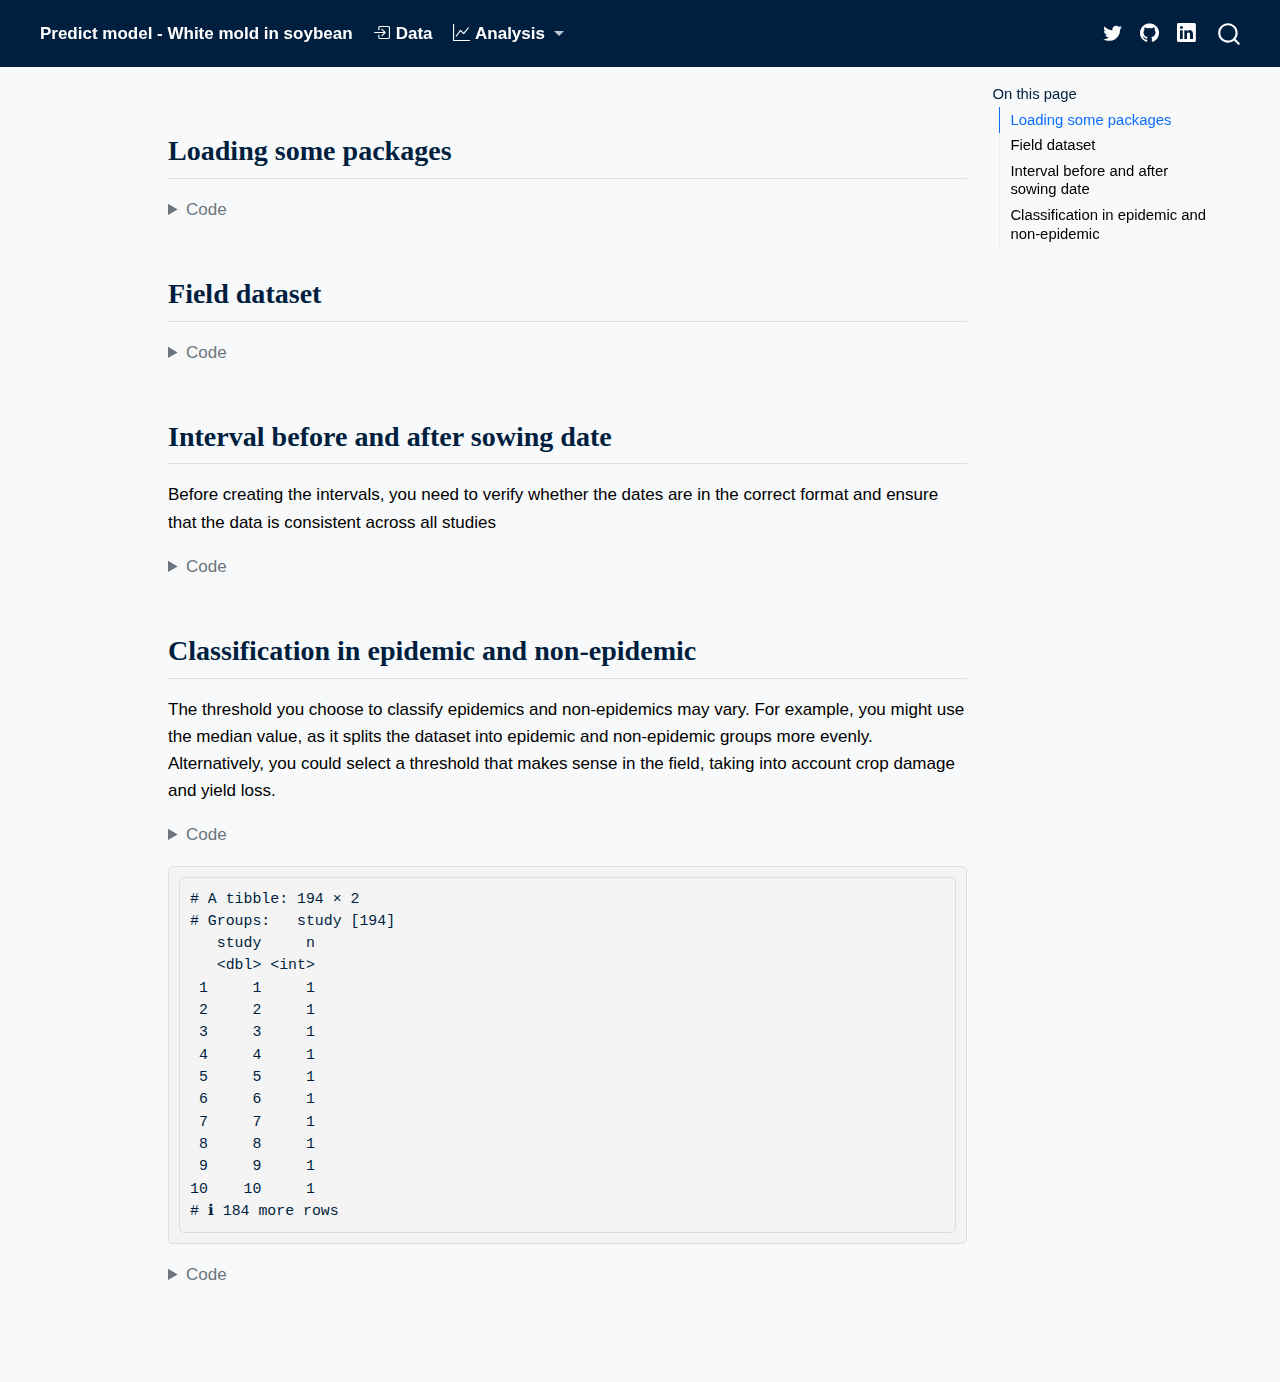
<file: docs/organizing_dataset.html>
<!DOCTYPE html>
<html xmlns="http://www.w3.org/1999/xhtml" lang="en" xml:lang="en"><head>

<meta charset="utf-8">
<meta name="generator" content="quarto-1.6.42">

<meta name="viewport" content="width=device-width, initial-scale=1.0, user-scalable=yes">


<title>organizing_dataset</title>
<style>
code{white-space: pre-wrap;}
span.smallcaps{font-variant: small-caps;}
div.columns{display: flex; gap: min(4vw, 1.5em);}
div.column{flex: auto; overflow-x: auto;}
div.hanging-indent{margin-left: 1.5em; text-indent: -1.5em;}
ul.task-list{list-style: none;}
ul.task-list li input[type="checkbox"] {
  width: 0.8em;
  margin: 0 0.8em 0.2em -1em; /* quarto-specific, see https://github.com/quarto-dev/quarto-cli/issues/4556 */ 
  vertical-align: middle;
}
/* CSS for syntax highlighting */
pre > code.sourceCode { white-space: pre; position: relative; }
pre > code.sourceCode > span { line-height: 1.25; }
pre > code.sourceCode > span:empty { height: 1.2em; }
.sourceCode { overflow: visible; }
code.sourceCode > span { color: inherit; text-decoration: inherit; }
div.sourceCode { margin: 1em 0; }
pre.sourceCode { margin: 0; }
@media screen {
div.sourceCode { overflow: auto; }
}
@media print {
pre > code.sourceCode { white-space: pre-wrap; }
pre > code.sourceCode > span { display: inline-block; text-indent: -5em; padding-left: 5em; }
}
pre.numberSource code
  { counter-reset: source-line 0; }
pre.numberSource code > span
  { position: relative; left: -4em; counter-increment: source-line; }
pre.numberSource code > span > a:first-child::before
  { content: counter(source-line);
    position: relative; left: -1em; text-align: right; vertical-align: baseline;
    border: none; display: inline-block;
    -webkit-touch-callout: none; -webkit-user-select: none;
    -khtml-user-select: none; -moz-user-select: none;
    -ms-user-select: none; user-select: none;
    padding: 0 4px; width: 4em;
  }
pre.numberSource { margin-left: 3em;  padding-left: 4px; }
div.sourceCode
  {   }
@media screen {
pre > code.sourceCode > span > a:first-child::before { text-decoration: underline; }
}
</style>


<script src="site_libs/quarto-nav/quarto-nav.js"></script>
<script src="site_libs/quarto-nav/headroom.min.js"></script>
<script src="site_libs/clipboard/clipboard.min.js"></script>
<script src="site_libs/quarto-search/autocomplete.umd.js"></script>
<script src="site_libs/quarto-search/fuse.min.js"></script>
<script src="site_libs/quarto-search/quarto-search.js"></script>
<meta name="quarto:offset" content="./">
<script src="site_libs/quarto-html/quarto.js"></script>
<script src="site_libs/quarto-html/popper.min.js"></script>
<script src="site_libs/quarto-html/tippy.umd.min.js"></script>
<script src="site_libs/quarto-html/anchor.min.js"></script>
<link href="site_libs/quarto-html/tippy.css" rel="stylesheet">
<link href="site_libs/quarto-html/quarto-syntax-highlighting-2f5df379a58b258e96c21c0638c20c03.css" rel="stylesheet" id="quarto-text-highlighting-styles">
<script src="site_libs/bootstrap/bootstrap.min.js"></script>
<link href="site_libs/bootstrap/bootstrap-icons.css" rel="stylesheet">
<link href="site_libs/bootstrap/bootstrap-d4be639c637f3db3c684c66cefad7e0c.min.css" rel="stylesheet" append-hash="true" id="quarto-bootstrap" data-mode="light">
<script id="quarto-search-options" type="application/json">{
  "location": "navbar",
  "copy-button": false,
  "collapse-after": 3,
  "panel-placement": "end",
  "type": "overlay",
  "limit": 50,
  "keyboard-shortcut": [
    "f",
    "/",
    "s"
  ],
  "show-item-context": false,
  "language": {
    "search-no-results-text": "No results",
    "search-matching-documents-text": "matching documents",
    "search-copy-link-title": "Copy link to search",
    "search-hide-matches-text": "Hide additional matches",
    "search-more-match-text": "more match in this document",
    "search-more-matches-text": "more matches in this document",
    "search-clear-button-title": "Clear",
    "search-text-placeholder": "",
    "search-detached-cancel-button-title": "Cancel",
    "search-submit-button-title": "Submit",
    "search-label": "Search"
  }
}</script>


<link rel="stylesheet" href="styles.css">
</head>

<body class="nav-fixed">

<div id="quarto-search-results"></div>
  <header id="quarto-header" class="headroom fixed-top">
    <nav class="navbar navbar-expand-lg " data-bs-theme="dark">
      <div class="navbar-container container-fluid">
            <div id="quarto-search" class="" title="Search"></div>
          <button class="navbar-toggler" type="button" data-bs-toggle="collapse" data-bs-target="#navbarCollapse" aria-controls="navbarCollapse" role="menu" aria-expanded="false" aria-label="Toggle navigation" onclick="if (window.quartoToggleHeadroom) { window.quartoToggleHeadroom(); }">
  <span class="navbar-toggler-icon"></span>
</button>
          <div class="collapse navbar-collapse" id="navbarCollapse">
            <ul class="navbar-nav navbar-nav-scroll me-auto">
  <li class="nav-item">
    <a class="nav-link" href="./index.html"> 
<span class="menu-text">Predict model - White mold in soybean</span></a>
  </li>  
  <li class="nav-item">
    <a class="nav-link" href="./join_all_data.html"> 
<span class="menu-text"><i class="bi bi-box-arrow-in-right"></i> Data</span></a>
  </li>  
  <li class="nav-item dropdown ">
    <a class="nav-link dropdown-toggle" href="#" id="nav-menu-i-classbi-bi-graph-upi-analysis" role="link" data-bs-toggle="dropdown" aria-expanded="false">
 <span class="menu-text"><i class="bi bi-graph-up"></i> Analysis</span>
    </a>
    <ul class="dropdown-menu" aria-labelledby="nav-menu-i-classbi-bi-graph-upi-analysis">    
        <li>
    <a class="dropdown-item" href="./organizing_dataset.html">
 <span class="dropdown-text">Organizing</span></a>
  </li>  
        <li>
    <a class="dropdown-item" href="./weather_data.html">
 <span class="dropdown-text">Weather data</span></a>
  </li>  
        <li>
    <a class="dropdown-item" href="./ipt.html">
 <span class="dropdown-text">Method 1</span></a>
  </li>  
        <li>
    <a class="dropdown-item" href="./method.html">
 <span class="dropdown-text">Method 2</span></a>
  </li>  
        <li>
    <a class="dropdown-item" href="./logistic.html">
 <span class="dropdown-text">Logistic model</span></a>
  </li>  
    </ul>
  </li>
</ul>
            <ul class="navbar-nav navbar-nav-scroll ms-auto">
  <li class="nav-item compact">
    <a class="nav-link" href="https://twitter.com/monalisacdc"> <i class="bi bi-twitter" role="img">
</i> 
<span class="menu-text"></span></a>
  </li>  
  <li class="nav-item compact">
    <a class="nav-link" href="https://github.com/Monalisacdc"> <i class="bi bi-github" role="img">
</i> 
<span class="menu-text"></span></a>
  </li>  
  <li class="nav-item compact">
    <a class="nav-link" href="https://www.linkedin.com/in/monalisa-de-c%C3%B3l-62a6b31b8/"> <i class="bi bi-linkedin" role="img">
</i> 
<span class="menu-text"></span></a>
  </li>  
</ul>
          </div> <!-- /navcollapse -->
            <div class="quarto-navbar-tools">
</div>
      </div> <!-- /container-fluid -->
    </nav>
</header>
<!-- content -->
<div id="quarto-content" class="quarto-container page-columns page-rows-contents page-layout-article page-navbar">
<!-- sidebar -->
<!-- margin-sidebar -->
    <div id="quarto-margin-sidebar" class="sidebar margin-sidebar">
        <nav id="TOC" role="doc-toc" class="toc-active">
    <h2 id="toc-title">On this page</h2>
   
  <ul>
  <li><a href="#loading-some-packages" id="toc-loading-some-packages" class="nav-link active" data-scroll-target="#loading-some-packages">Loading some packages</a></li>
  <li><a href="#field-dataset" id="toc-field-dataset" class="nav-link" data-scroll-target="#field-dataset">Field dataset</a></li>
  <li><a href="#interval-before-and-after-sowing-date" id="toc-interval-before-and-after-sowing-date" class="nav-link" data-scroll-target="#interval-before-and-after-sowing-date">Interval before and after sowing date</a></li>
  <li><a href="#classification-in-epidemic-and-non-epidemic" id="toc-classification-in-epidemic-and-non-epidemic" class="nav-link" data-scroll-target="#classification-in-epidemic-and-non-epidemic">Classification in epidemic and non-epidemic</a></li>
  </ul>
</nav>
    </div>
<!-- main -->
<main class="content" id="quarto-document-content"><header id="title-block-header" class="quarto-title-block"></header>




<section id="loading-some-packages" class="level2">
<h2 class="anchored" data-anchor-id="loading-some-packages">Loading some packages</h2>
<div class="cell">
<details class="code-fold">
<summary>Code</summary>
<div class="sourceCode cell-code" id="cb1"><pre class="sourceCode r code-with-copy"><code class="sourceCode r"><span id="cb1-1"><a href="#cb1-1" aria-hidden="true" tabindex="-1"></a><span class="fu">library</span>(writexl)</span>
<span id="cb1-2"><a href="#cb1-2" aria-hidden="true" tabindex="-1"></a><span class="fu">library</span>(tidyverse)</span>
<span id="cb1-3"><a href="#cb1-3" aria-hidden="true" tabindex="-1"></a><span class="fu">library</span>(gsheet)</span>
<span id="cb1-4"><a href="#cb1-4" aria-hidden="true" tabindex="-1"></a><span class="fu">library</span>(lubridate)</span></code><button title="Copy to Clipboard" class="code-copy-button"><i class="bi"></i></button></pre></div>
</details>
</div>
</section>
<section id="field-dataset" class="level2">
<h2 class="anchored" data-anchor-id="field-dataset">Field dataset</h2>
<div class="cell">
<details class="code-fold">
<summary>Code</summary>
<div class="sourceCode cell-code" id="cb2"><pre class="sourceCode r code-with-copy"><code class="sourceCode r"><span id="cb2-1"><a href="#cb2-1" aria-hidden="true" tabindex="-1"></a>dat_all2 <span class="ot">&lt;-</span> <span class="fu">gsheet2tbl</span>(<span class="st">"https://docs.google.com/spreadsheets/d/14Ijvs2e8wUmG23Izkg-MUrG4A2vjogX-/edit?usp=sharing&amp;ouid=116573839171815179218&amp;rtpof=true&amp;sd=true"</span>)</span></code><button title="Copy to Clipboard" class="code-copy-button"><i class="bi"></i></button></pre></div>
</details>
</div>
</section>
<section id="interval-before-and-after-sowing-date" class="level2">
<h2 class="anchored" data-anchor-id="interval-before-and-after-sowing-date">Interval before and after sowing date</h2>
<p>Before creating the intervals, you need to verify whether the dates are in the correct format and ensure that the data is consistent across all studies</p>
<div class="cell">
<details class="code-fold">
<summary>Code</summary>
<div class="sourceCode cell-code" id="cb3"><pre class="sourceCode r code-with-copy"><code class="sourceCode r"><span id="cb3-1"><a href="#cb3-1" aria-hidden="true" tabindex="-1"></a>dat_all2<span class="ot">=</span>dat_all2 <span class="sc">%&gt;%</span> <span class="fu">filter</span>(study<span class="sc">!=</span><span class="st">"106"</span>)</span>
<span id="cb3-2"><a href="#cb3-2" aria-hidden="true" tabindex="-1"></a></span>
<span id="cb3-3"><a href="#cb3-3" aria-hidden="true" tabindex="-1"></a>dat_all2 <span class="ot">&lt;-</span> dat_all2 <span class="sc">%&gt;%</span></span>
<span id="cb3-4"><a href="#cb3-4" aria-hidden="true" tabindex="-1"></a>  <span class="fu">mutate</span>(<span class="at">sowing =</span> <span class="fu">if_else</span>(study <span class="sc">==</span> <span class="dv">150</span>, <span class="fu">as.Date</span>(<span class="st">"2024-11-01"</span>), sowing))</span>
<span id="cb3-5"><a href="#cb3-5" aria-hidden="true" tabindex="-1"></a>trials_setup <span class="ot">&lt;-</span> dat_all2 <span class="sc">%&gt;%</span></span>
<span id="cb3-6"><a href="#cb3-6" aria-hidden="true" tabindex="-1"></a>  <span class="co"># filter(study != c(29, 30)) %&gt;%</span></span>
<span id="cb3-7"><a href="#cb3-7" aria-hidden="true" tabindex="-1"></a>  <span class="fu">mutate</span>(</span>
<span id="cb3-8"><a href="#cb3-8" aria-hidden="true" tabindex="-1"></a>    <span class="at">sowing =</span> <span class="fu">as.Date</span>(sowing, <span class="at">format =</span> <span class="st">"%d-%m-%Y"</span>)</span>
<span id="cb3-9"><a href="#cb3-9" aria-hidden="true" tabindex="-1"></a>  ) <span class="sc">%&gt;%</span></span>
<span id="cb3-10"><a href="#cb3-10" aria-hidden="true" tabindex="-1"></a>  <span class="fu">mutate</span>(</span>
<span id="cb3-11"><a href="#cb3-11" aria-hidden="true" tabindex="-1"></a>    <span class="at">minus5 =</span> sowing <span class="sc">-</span> <span class="dv">5</span>,</span>
<span id="cb3-12"><a href="#cb3-12" aria-hidden="true" tabindex="-1"></a>    <span class="at">plus90 =</span> sowing <span class="sc">+</span> <span class="dv">90</span></span>
<span id="cb3-13"><a href="#cb3-13" aria-hidden="true" tabindex="-1"></a>  )</span></code><button title="Copy to Clipboard" class="code-copy-button"><i class="bi"></i></button></pre></div>
</details>
</div>
</section>
<section id="classification-in-epidemic-and-non-epidemic" class="level2">
<h2 class="anchored" data-anchor-id="classification-in-epidemic-and-non-epidemic">Classification in epidemic and non-epidemic</h2>
<p>The threshold you choose to classify epidemics and non-epidemics may vary. For example, you might use the median value, as it splits the dataset into epidemic and non-epidemic groups more evenly. Alternatively, you could select a threshold that makes sense in the field, taking into account crop damage and yield loss.</p>
<div class="cell">
<details class="code-fold">
<summary>Code</summary>
<div class="sourceCode cell-code" id="cb4"><pre class="sourceCode r code-with-copy"><code class="sourceCode r"><span id="cb4-1"><a href="#cb4-1" aria-hidden="true" tabindex="-1"></a>trials_setup2 <span class="ot">=</span> trials_setup <span class="sc">|&gt;</span> <span class="fu">filter</span>(<span class="sc">!</span><span class="fu">is.na</span>(inc)) <span class="sc">%&gt;%</span></span>
<span id="cb4-2"><a href="#cb4-2" aria-hidden="true" tabindex="-1"></a>  <span class="fu">mutate</span>(<span class="at">epidemic =</span> <span class="fu">case_when</span>(</span>
<span id="cb4-3"><a href="#cb4-3" aria-hidden="true" tabindex="-1"></a>    inc <span class="sc">&lt;=</span> <span class="dv">28</span> <span class="sc">~</span> <span class="dv">0</span>,</span>
<span id="cb4-4"><a href="#cb4-4" aria-hidden="true" tabindex="-1"></a>   inc <span class="sc">&gt;</span> <span class="dv">28</span>  <span class="sc">~</span> <span class="dv">1</span>))</span>
<span id="cb4-5"><a href="#cb4-5" aria-hidden="true" tabindex="-1"></a></span>
<span id="cb4-6"><a href="#cb4-6" aria-hidden="true" tabindex="-1"></a>trials_setup2 <span class="sc">|&gt;</span> <span class="fu">group_by</span>(study) <span class="sc">|&gt;</span> </span>
<span id="cb4-7"><a href="#cb4-7" aria-hidden="true" tabindex="-1"></a>  <span class="fu">count</span>()</span></code><button title="Copy to Clipboard" class="code-copy-button"><i class="bi"></i></button></pre></div>
</details>
<div class="cell-output cell-output-stdout">
<pre><code># A tibble: 194 × 2
# Groups:   study [194]
   study     n
   &lt;dbl&gt; &lt;int&gt;
 1     1     1
 2     2     1
 3     3     1
 4     4     1
 5     5     1
 6     6     1
 7     7     1
 8     8     1
 9     9     1
10    10     1
# ℹ 184 more rows</code></pre>
</div>
<details class="code-fold">
<summary>Code</summary>
<div class="sourceCode cell-code" id="cb6"><pre class="sourceCode r code-with-copy"><code class="sourceCode r"><span id="cb6-1"><a href="#cb6-1" aria-hidden="true" tabindex="-1"></a><span class="fu">write_xlsx</span>(trials_setup2, <span class="st">"trials_setup2.xlsx"</span>)</span></code><button title="Copy to Clipboard" class="code-copy-button"><i class="bi"></i></button></pre></div>
</details>
</div>


</section>

</main> <!-- /main -->
<script id="quarto-html-after-body" type="application/javascript">
window.document.addEventListener("DOMContentLoaded", function (event) {
  const toggleBodyColorMode = (bsSheetEl) => {
    const mode = bsSheetEl.getAttribute("data-mode");
    const bodyEl = window.document.querySelector("body");
    if (mode === "dark") {
      bodyEl.classList.add("quarto-dark");
      bodyEl.classList.remove("quarto-light");
    } else {
      bodyEl.classList.add("quarto-light");
      bodyEl.classList.remove("quarto-dark");
    }
  }
  const toggleBodyColorPrimary = () => {
    const bsSheetEl = window.document.querySelector("link#quarto-bootstrap");
    if (bsSheetEl) {
      toggleBodyColorMode(bsSheetEl);
    }
  }
  toggleBodyColorPrimary();  
  const icon = "";
  const anchorJS = new window.AnchorJS();
  anchorJS.options = {
    placement: 'right',
    icon: icon
  };
  anchorJS.add('.anchored');
  const isCodeAnnotation = (el) => {
    for (const clz of el.classList) {
      if (clz.startsWith('code-annotation-')) {                     
        return true;
      }
    }
    return false;
  }
  const onCopySuccess = function(e) {
    // button target
    const button = e.trigger;
    // don't keep focus
    button.blur();
    // flash "checked"
    button.classList.add('code-copy-button-checked');
    var currentTitle = button.getAttribute("title");
    button.setAttribute("title", "Copied!");
    let tooltip;
    if (window.bootstrap) {
      button.setAttribute("data-bs-toggle", "tooltip");
      button.setAttribute("data-bs-placement", "left");
      button.setAttribute("data-bs-title", "Copied!");
      tooltip = new bootstrap.Tooltip(button, 
        { trigger: "manual", 
          customClass: "code-copy-button-tooltip",
          offset: [0, -8]});
      tooltip.show();    
    }
    setTimeout(function() {
      if (tooltip) {
        tooltip.hide();
        button.removeAttribute("data-bs-title");
        button.removeAttribute("data-bs-toggle");
        button.removeAttribute("data-bs-placement");
      }
      button.setAttribute("title", currentTitle);
      button.classList.remove('code-copy-button-checked');
    }, 1000);
    // clear code selection
    e.clearSelection();
  }
  const getTextToCopy = function(trigger) {
      const codeEl = trigger.previousElementSibling.cloneNode(true);
      for (const childEl of codeEl.children) {
        if (isCodeAnnotation(childEl)) {
          childEl.remove();
        }
      }
      return codeEl.innerText;
  }
  const clipboard = new window.ClipboardJS('.code-copy-button:not([data-in-quarto-modal])', {
    text: getTextToCopy
  });
  clipboard.on('success', onCopySuccess);
  if (window.document.getElementById('quarto-embedded-source-code-modal')) {
    const clipboardModal = new window.ClipboardJS('.code-copy-button[data-in-quarto-modal]', {
      text: getTextToCopy,
      container: window.document.getElementById('quarto-embedded-source-code-modal')
    });
    clipboardModal.on('success', onCopySuccess);
  }
    var localhostRegex = new RegExp(/^(?:http|https):\/\/localhost\:?[0-9]*\//);
    var mailtoRegex = new RegExp(/^mailto:/);
      var filterRegex = new RegExp('/' + window.location.host + '/');
    var isInternal = (href) => {
        return filterRegex.test(href) || localhostRegex.test(href) || mailtoRegex.test(href);
    }
    // Inspect non-navigation links and adorn them if external
 	var links = window.document.querySelectorAll('a[href]:not(.nav-link):not(.navbar-brand):not(.toc-action):not(.sidebar-link):not(.sidebar-item-toggle):not(.pagination-link):not(.no-external):not([aria-hidden]):not(.dropdown-item):not(.quarto-navigation-tool):not(.about-link)');
    for (var i=0; i<links.length; i++) {
      const link = links[i];
      if (!isInternal(link.href)) {
        // undo the damage that might have been done by quarto-nav.js in the case of
        // links that we want to consider external
        if (link.dataset.originalHref !== undefined) {
          link.href = link.dataset.originalHref;
        }
      }
    }
  function tippyHover(el, contentFn, onTriggerFn, onUntriggerFn) {
    const config = {
      allowHTML: true,
      maxWidth: 500,
      delay: 100,
      arrow: false,
      appendTo: function(el) {
          return el.parentElement;
      },
      interactive: true,
      interactiveBorder: 10,
      theme: 'quarto',
      placement: 'bottom-start',
    };
    if (contentFn) {
      config.content = contentFn;
    }
    if (onTriggerFn) {
      config.onTrigger = onTriggerFn;
    }
    if (onUntriggerFn) {
      config.onUntrigger = onUntriggerFn;
    }
    window.tippy(el, config); 
  }
  const noterefs = window.document.querySelectorAll('a[role="doc-noteref"]');
  for (var i=0; i<noterefs.length; i++) {
    const ref = noterefs[i];
    tippyHover(ref, function() {
      // use id or data attribute instead here
      let href = ref.getAttribute('data-footnote-href') || ref.getAttribute('href');
      try { href = new URL(href).hash; } catch {}
      const id = href.replace(/^#\/?/, "");
      const note = window.document.getElementById(id);
      if (note) {
        return note.innerHTML;
      } else {
        return "";
      }
    });
  }
  const xrefs = window.document.querySelectorAll('a.quarto-xref');
  const processXRef = (id, note) => {
    // Strip column container classes
    const stripColumnClz = (el) => {
      el.classList.remove("page-full", "page-columns");
      if (el.children) {
        for (const child of el.children) {
          stripColumnClz(child);
        }
      }
    }
    stripColumnClz(note)
    if (id === null || id.startsWith('sec-')) {
      // Special case sections, only their first couple elements
      const container = document.createElement("div");
      if (note.children && note.children.length > 2) {
        container.appendChild(note.children[0].cloneNode(true));
        for (let i = 1; i < note.children.length; i++) {
          const child = note.children[i];
          if (child.tagName === "P" && child.innerText === "") {
            continue;
          } else {
            container.appendChild(child.cloneNode(true));
            break;
          }
        }
        if (window.Quarto?.typesetMath) {
          window.Quarto.typesetMath(container);
        }
        return container.innerHTML
      } else {
        if (window.Quarto?.typesetMath) {
          window.Quarto.typesetMath(note);
        }
        return note.innerHTML;
      }
    } else {
      // Remove any anchor links if they are present
      const anchorLink = note.querySelector('a.anchorjs-link');
      if (anchorLink) {
        anchorLink.remove();
      }
      if (window.Quarto?.typesetMath) {
        window.Quarto.typesetMath(note);
      }
      if (note.classList.contains("callout")) {
        return note.outerHTML;
      } else {
        return note.innerHTML;
      }
    }
  }
  for (var i=0; i<xrefs.length; i++) {
    const xref = xrefs[i];
    tippyHover(xref, undefined, function(instance) {
      instance.disable();
      let url = xref.getAttribute('href');
      let hash = undefined; 
      if (url.startsWith('#')) {
        hash = url;
      } else {
        try { hash = new URL(url).hash; } catch {}
      }
      if (hash) {
        const id = hash.replace(/^#\/?/, "");
        const note = window.document.getElementById(id);
        if (note !== null) {
          try {
            const html = processXRef(id, note.cloneNode(true));
            instance.setContent(html);
          } finally {
            instance.enable();
            instance.show();
          }
        } else {
          // See if we can fetch this
          fetch(url.split('#')[0])
          .then(res => res.text())
          .then(html => {
            const parser = new DOMParser();
            const htmlDoc = parser.parseFromString(html, "text/html");
            const note = htmlDoc.getElementById(id);
            if (note !== null) {
              const html = processXRef(id, note);
              instance.setContent(html);
            } 
          }).finally(() => {
            instance.enable();
            instance.show();
          });
        }
      } else {
        // See if we can fetch a full url (with no hash to target)
        // This is a special case and we should probably do some content thinning / targeting
        fetch(url)
        .then(res => res.text())
        .then(html => {
          const parser = new DOMParser();
          const htmlDoc = parser.parseFromString(html, "text/html");
          const note = htmlDoc.querySelector('main.content');
          if (note !== null) {
            // This should only happen for chapter cross references
            // (since there is no id in the URL)
            // remove the first header
            if (note.children.length > 0 && note.children[0].tagName === "HEADER") {
              note.children[0].remove();
            }
            const html = processXRef(null, note);
            instance.setContent(html);
          } 
        }).finally(() => {
          instance.enable();
          instance.show();
        });
      }
    }, function(instance) {
    });
  }
      let selectedAnnoteEl;
      const selectorForAnnotation = ( cell, annotation) => {
        let cellAttr = 'data-code-cell="' + cell + '"';
        let lineAttr = 'data-code-annotation="' +  annotation + '"';
        const selector = 'span[' + cellAttr + '][' + lineAttr + ']';
        return selector;
      }
      const selectCodeLines = (annoteEl) => {
        const doc = window.document;
        const targetCell = annoteEl.getAttribute("data-target-cell");
        const targetAnnotation = annoteEl.getAttribute("data-target-annotation");
        const annoteSpan = window.document.querySelector(selectorForAnnotation(targetCell, targetAnnotation));
        const lines = annoteSpan.getAttribute("data-code-lines").split(",");
        const lineIds = lines.map((line) => {
          return targetCell + "-" + line;
        })
        let top = null;
        let height = null;
        let parent = null;
        if (lineIds.length > 0) {
            //compute the position of the single el (top and bottom and make a div)
            const el = window.document.getElementById(lineIds[0]);
            top = el.offsetTop;
            height = el.offsetHeight;
            parent = el.parentElement.parentElement;
          if (lineIds.length > 1) {
            const lastEl = window.document.getElementById(lineIds[lineIds.length - 1]);
            const bottom = lastEl.offsetTop + lastEl.offsetHeight;
            height = bottom - top;
          }
          if (top !== null && height !== null && parent !== null) {
            // cook up a div (if necessary) and position it 
            let div = window.document.getElementById("code-annotation-line-highlight");
            if (div === null) {
              div = window.document.createElement("div");
              div.setAttribute("id", "code-annotation-line-highlight");
              div.style.position = 'absolute';
              parent.appendChild(div);
            }
            div.style.top = top - 2 + "px";
            div.style.height = height + 4 + "px";
            div.style.left = 0;
            let gutterDiv = window.document.getElementById("code-annotation-line-highlight-gutter");
            if (gutterDiv === null) {
              gutterDiv = window.document.createElement("div");
              gutterDiv.setAttribute("id", "code-annotation-line-highlight-gutter");
              gutterDiv.style.position = 'absolute';
              const codeCell = window.document.getElementById(targetCell);
              const gutter = codeCell.querySelector('.code-annotation-gutter');
              gutter.appendChild(gutterDiv);
            }
            gutterDiv.style.top = top - 2 + "px";
            gutterDiv.style.height = height + 4 + "px";
          }
          selectedAnnoteEl = annoteEl;
        }
      };
      const unselectCodeLines = () => {
        const elementsIds = ["code-annotation-line-highlight", "code-annotation-line-highlight-gutter"];
        elementsIds.forEach((elId) => {
          const div = window.document.getElementById(elId);
          if (div) {
            div.remove();
          }
        });
        selectedAnnoteEl = undefined;
      };
        // Handle positioning of the toggle
    window.addEventListener(
      "resize",
      throttle(() => {
        elRect = undefined;
        if (selectedAnnoteEl) {
          selectCodeLines(selectedAnnoteEl);
        }
      }, 10)
    );
    function throttle(fn, ms) {
    let throttle = false;
    let timer;
      return (...args) => {
        if(!throttle) { // first call gets through
            fn.apply(this, args);
            throttle = true;
        } else { // all the others get throttled
            if(timer) clearTimeout(timer); // cancel #2
            timer = setTimeout(() => {
              fn.apply(this, args);
              timer = throttle = false;
            }, ms);
        }
      };
    }
      // Attach click handler to the DT
      const annoteDls = window.document.querySelectorAll('dt[data-target-cell]');
      for (const annoteDlNode of annoteDls) {
        annoteDlNode.addEventListener('click', (event) => {
          const clickedEl = event.target;
          if (clickedEl !== selectedAnnoteEl) {
            unselectCodeLines();
            const activeEl = window.document.querySelector('dt[data-target-cell].code-annotation-active');
            if (activeEl) {
              activeEl.classList.remove('code-annotation-active');
            }
            selectCodeLines(clickedEl);
            clickedEl.classList.add('code-annotation-active');
          } else {
            // Unselect the line
            unselectCodeLines();
            clickedEl.classList.remove('code-annotation-active');
          }
        });
      }
  const findCites = (el) => {
    const parentEl = el.parentElement;
    if (parentEl) {
      const cites = parentEl.dataset.cites;
      if (cites) {
        return {
          el,
          cites: cites.split(' ')
        };
      } else {
        return findCites(el.parentElement)
      }
    } else {
      return undefined;
    }
  };
  var bibliorefs = window.document.querySelectorAll('a[role="doc-biblioref"]');
  for (var i=0; i<bibliorefs.length; i++) {
    const ref = bibliorefs[i];
    const citeInfo = findCites(ref);
    if (citeInfo) {
      tippyHover(citeInfo.el, function() {
        var popup = window.document.createElement('div');
        citeInfo.cites.forEach(function(cite) {
          var citeDiv = window.document.createElement('div');
          citeDiv.classList.add('hanging-indent');
          citeDiv.classList.add('csl-entry');
          var biblioDiv = window.document.getElementById('ref-' + cite);
          if (biblioDiv) {
            citeDiv.innerHTML = biblioDiv.innerHTML;
          }
          popup.appendChild(citeDiv);
        });
        return popup.innerHTML;
      });
    }
  }
});
</script>
</div> <!-- /content -->




</body></html>
</file>
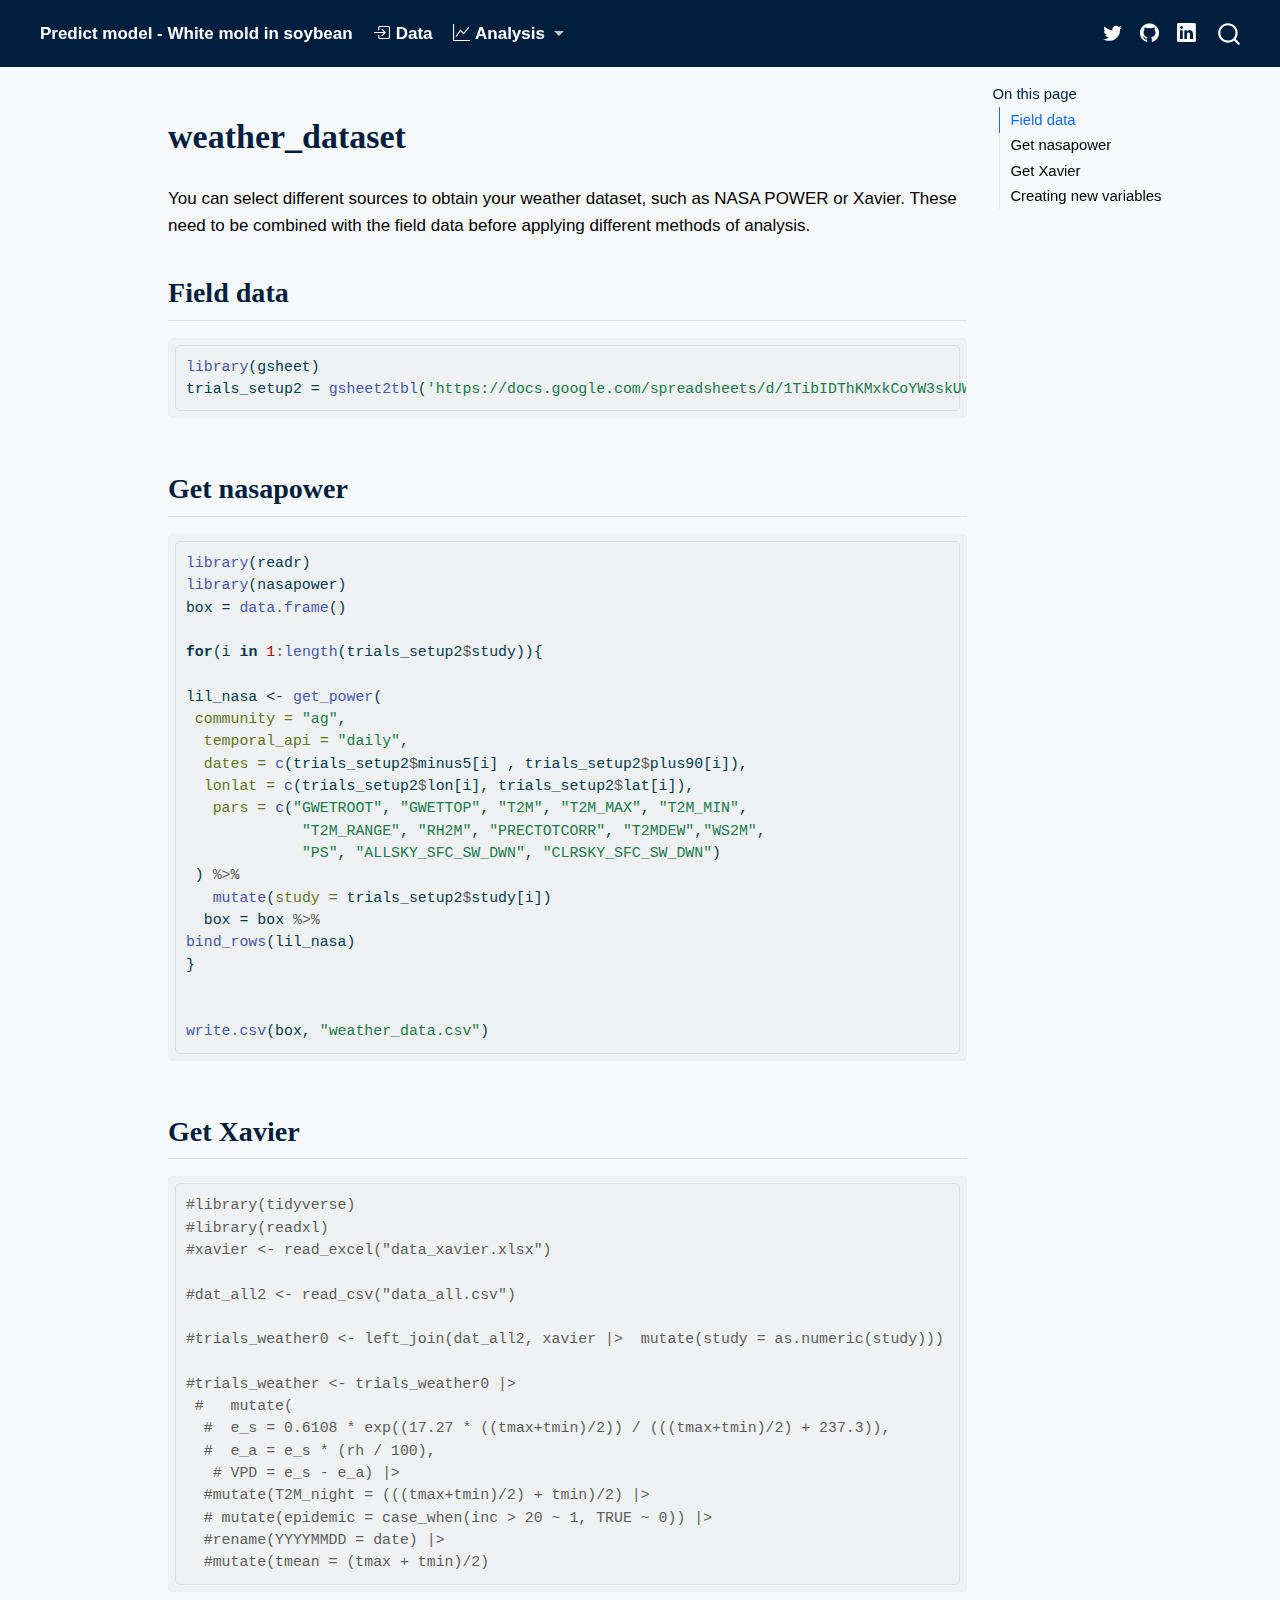
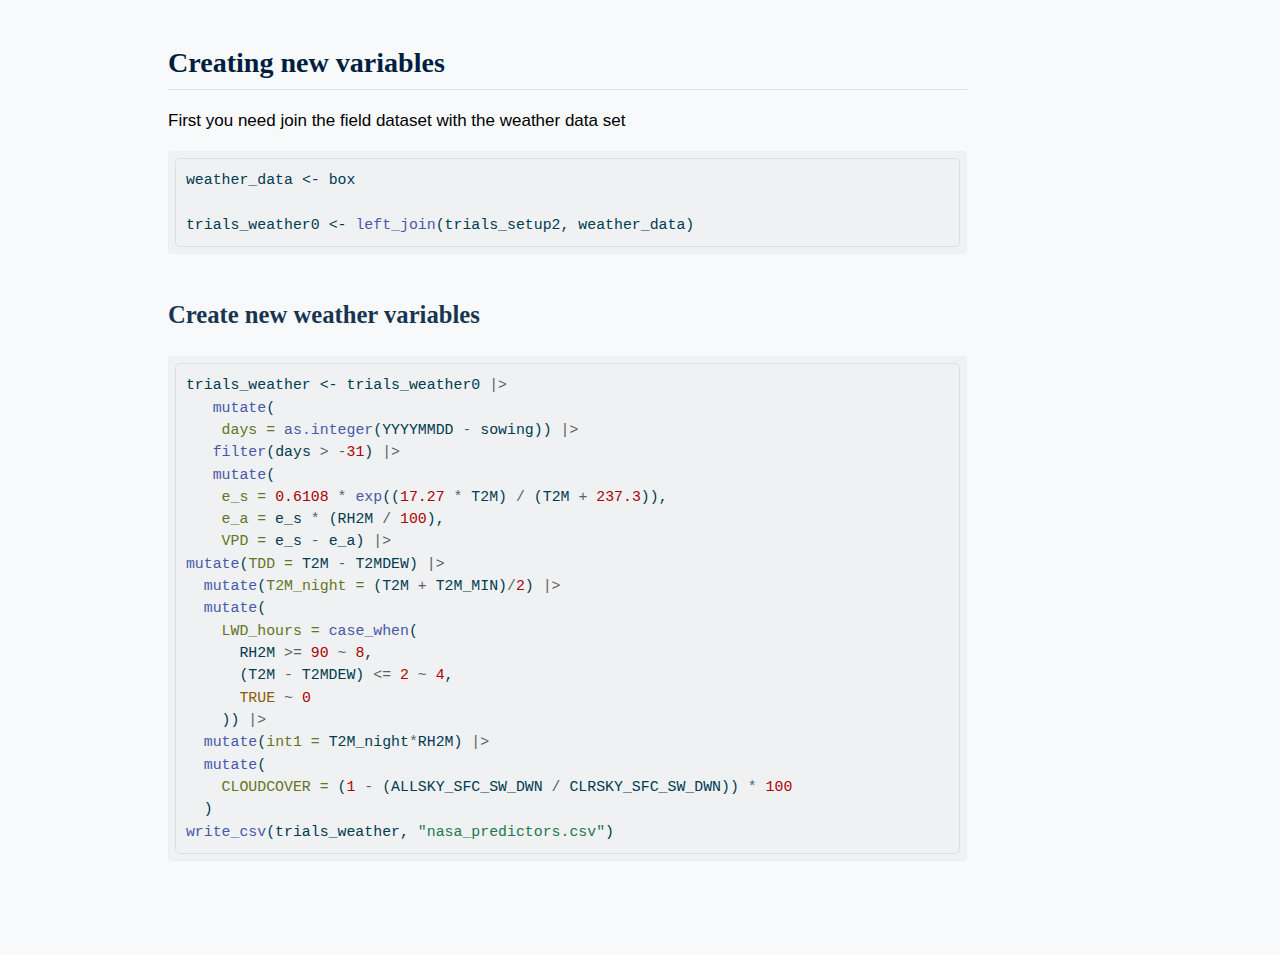
<file: docs/weather_data.html>
<!DOCTYPE html>
<html xmlns="http://www.w3.org/1999/xhtml" lang="en" xml:lang="en"><head>

<meta charset="utf-8">
<meta name="generator" content="quarto-1.6.42">

<meta name="viewport" content="width=device-width, initial-scale=1.0, user-scalable=yes">


<title>weather_dataset</title>
<style>
code{white-space: pre-wrap;}
span.smallcaps{font-variant: small-caps;}
div.columns{display: flex; gap: min(4vw, 1.5em);}
div.column{flex: auto; overflow-x: auto;}
div.hanging-indent{margin-left: 1.5em; text-indent: -1.5em;}
ul.task-list{list-style: none;}
ul.task-list li input[type="checkbox"] {
  width: 0.8em;
  margin: 0 0.8em 0.2em -1em; /* quarto-specific, see https://github.com/quarto-dev/quarto-cli/issues/4556 */ 
  vertical-align: middle;
}
/* CSS for syntax highlighting */
pre > code.sourceCode { white-space: pre; position: relative; }
pre > code.sourceCode > span { line-height: 1.25; }
pre > code.sourceCode > span:empty { height: 1.2em; }
.sourceCode { overflow: visible; }
code.sourceCode > span { color: inherit; text-decoration: inherit; }
div.sourceCode { margin: 1em 0; }
pre.sourceCode { margin: 0; }
@media screen {
div.sourceCode { overflow: auto; }
}
@media print {
pre > code.sourceCode { white-space: pre-wrap; }
pre > code.sourceCode > span { display: inline-block; text-indent: -5em; padding-left: 5em; }
}
pre.numberSource code
  { counter-reset: source-line 0; }
pre.numberSource code > span
  { position: relative; left: -4em; counter-increment: source-line; }
pre.numberSource code > span > a:first-child::before
  { content: counter(source-line);
    position: relative; left: -1em; text-align: right; vertical-align: baseline;
    border: none; display: inline-block;
    -webkit-touch-callout: none; -webkit-user-select: none;
    -khtml-user-select: none; -moz-user-select: none;
    -ms-user-select: none; user-select: none;
    padding: 0 4px; width: 4em;
  }
pre.numberSource { margin-left: 3em;  padding-left: 4px; }
div.sourceCode
  {   }
@media screen {
pre > code.sourceCode > span > a:first-child::before { text-decoration: underline; }
}
</style>


<script src="site_libs/quarto-nav/quarto-nav.js"></script>
<script src="site_libs/quarto-nav/headroom.min.js"></script>
<script src="site_libs/clipboard/clipboard.min.js"></script>
<script src="site_libs/quarto-search/autocomplete.umd.js"></script>
<script src="site_libs/quarto-search/fuse.min.js"></script>
<script src="site_libs/quarto-search/quarto-search.js"></script>
<meta name="quarto:offset" content="./">
<script src="site_libs/quarto-html/quarto.js"></script>
<script src="site_libs/quarto-html/popper.min.js"></script>
<script src="site_libs/quarto-html/tippy.umd.min.js"></script>
<script src="site_libs/quarto-html/anchor.min.js"></script>
<link href="site_libs/quarto-html/tippy.css" rel="stylesheet">
<link href="site_libs/quarto-html/quarto-syntax-highlighting-2f5df379a58b258e96c21c0638c20c03.css" rel="stylesheet" id="quarto-text-highlighting-styles">
<script src="site_libs/bootstrap/bootstrap.min.js"></script>
<link href="site_libs/bootstrap/bootstrap-icons.css" rel="stylesheet">
<link href="site_libs/bootstrap/bootstrap-d4be639c637f3db3c684c66cefad7e0c.min.css" rel="stylesheet" append-hash="true" id="quarto-bootstrap" data-mode="light">
<script id="quarto-search-options" type="application/json">{
  "location": "navbar",
  "copy-button": false,
  "collapse-after": 3,
  "panel-placement": "end",
  "type": "overlay",
  "limit": 50,
  "keyboard-shortcut": [
    "f",
    "/",
    "s"
  ],
  "show-item-context": false,
  "language": {
    "search-no-results-text": "No results",
    "search-matching-documents-text": "matching documents",
    "search-copy-link-title": "Copy link to search",
    "search-hide-matches-text": "Hide additional matches",
    "search-more-match-text": "more match in this document",
    "search-more-matches-text": "more matches in this document",
    "search-clear-button-title": "Clear",
    "search-text-placeholder": "",
    "search-detached-cancel-button-title": "Cancel",
    "search-submit-button-title": "Submit",
    "search-label": "Search"
  }
}</script>


<link rel="stylesheet" href="styles.css">
</head>

<body class="nav-fixed">

<div id="quarto-search-results"></div>
  <header id="quarto-header" class="headroom fixed-top">
    <nav class="navbar navbar-expand-lg " data-bs-theme="dark">
      <div class="navbar-container container-fluid">
            <div id="quarto-search" class="" title="Search"></div>
          <button class="navbar-toggler" type="button" data-bs-toggle="collapse" data-bs-target="#navbarCollapse" aria-controls="navbarCollapse" role="menu" aria-expanded="false" aria-label="Toggle navigation" onclick="if (window.quartoToggleHeadroom) { window.quartoToggleHeadroom(); }">
  <span class="navbar-toggler-icon"></span>
</button>
          <div class="collapse navbar-collapse" id="navbarCollapse">
            <ul class="navbar-nav navbar-nav-scroll me-auto">
  <li class="nav-item">
    <a class="nav-link" href="./index.html"> 
<span class="menu-text">Predict model - White mold in soybean</span></a>
  </li>  
  <li class="nav-item">
    <a class="nav-link" href="./join_all_data.html"> 
<span class="menu-text"><i class="bi bi-box-arrow-in-right"></i> Data</span></a>
  </li>  
  <li class="nav-item dropdown ">
    <a class="nav-link dropdown-toggle" href="#" id="nav-menu-i-classbi-bi-graph-upi-analysis" role="link" data-bs-toggle="dropdown" aria-expanded="false">
 <span class="menu-text"><i class="bi bi-graph-up"></i> Analysis</span>
    </a>
    <ul class="dropdown-menu" aria-labelledby="nav-menu-i-classbi-bi-graph-upi-analysis">    
        <li>
    <a class="dropdown-item" href="./organizing_dataset.html">
 <span class="dropdown-text">Organizing</span></a>
  </li>  
        <li>
    <a class="dropdown-item" href="./weather_data.html">
 <span class="dropdown-text">Weather data</span></a>
  </li>  
        <li>
    <a class="dropdown-item" href="./ipt.html">
 <span class="dropdown-text">Method 1</span></a>
  </li>  
        <li>
    <a class="dropdown-item" href="./method.html">
 <span class="dropdown-text">Method 2</span></a>
  </li>  
        <li>
    <a class="dropdown-item" href="./logistic.html">
 <span class="dropdown-text">Logistic model</span></a>
  </li>  
    </ul>
  </li>
</ul>
            <ul class="navbar-nav navbar-nav-scroll ms-auto">
  <li class="nav-item compact">
    <a class="nav-link" href="https://twitter.com/monalisacdc"> <i class="bi bi-twitter" role="img">
</i> 
<span class="menu-text"></span></a>
  </li>  
  <li class="nav-item compact">
    <a class="nav-link" href="https://github.com/Monalisacdc"> <i class="bi bi-github" role="img">
</i> 
<span class="menu-text"></span></a>
  </li>  
  <li class="nav-item compact">
    <a class="nav-link" href="https://www.linkedin.com/in/monalisa-de-c%C3%B3l-62a6b31b8/"> <i class="bi bi-linkedin" role="img">
</i> 
<span class="menu-text"></span></a>
  </li>  
</ul>
          </div> <!-- /navcollapse -->
            <div class="quarto-navbar-tools">
</div>
      </div> <!-- /container-fluid -->
    </nav>
</header>
<!-- content -->
<div id="quarto-content" class="quarto-container page-columns page-rows-contents page-layout-article page-navbar">
<!-- sidebar -->
<!-- margin-sidebar -->
    <div id="quarto-margin-sidebar" class="sidebar margin-sidebar">
        <nav id="TOC" role="doc-toc" class="toc-active">
    <h2 id="toc-title">On this page</h2>
   
  <ul>
  <li><a href="#field-data" id="toc-field-data" class="nav-link active" data-scroll-target="#field-data">Field data</a></li>
  <li><a href="#get-nasapower" id="toc-get-nasapower" class="nav-link" data-scroll-target="#get-nasapower">Get nasapower</a></li>
  <li><a href="#get-xavier" id="toc-get-xavier" class="nav-link" data-scroll-target="#get-xavier">Get Xavier</a></li>
  <li><a href="#creating-new-variables" id="toc-creating-new-variables" class="nav-link" data-scroll-target="#creating-new-variables">Creating new variables</a>
  <ul class="collapse">
  <li><a href="#create-new-weather-variables" id="toc-create-new-weather-variables" class="nav-link" data-scroll-target="#create-new-weather-variables">Create new weather variables</a></li>
  </ul></li>
  </ul>
</nav>
    </div>
<!-- main -->
<main class="content" id="quarto-document-content">

<header id="title-block-header" class="quarto-title-block default">
<div class="quarto-title">
<h1 class="title">weather_dataset</h1>
</div>



<div class="quarto-title-meta">

    
  
    
  </div>
  


</header>


<p>You can select different sources to obtain your weather dataset, such as NASA POWER or Xavier. These need to be combined with the field data before applying different methods of analysis.</p>
<section id="field-data" class="level2">
<h2 class="anchored" data-anchor-id="field-data">Field data</h2>
<div class="cell">
<div class="sourceCode cell-code" id="cb1"><pre class="sourceCode r code-with-copy"><code class="sourceCode r"><span id="cb1-1"><a href="#cb1-1" aria-hidden="true" tabindex="-1"></a><span class="fu">library</span>(gsheet) </span>
<span id="cb1-2"><a href="#cb1-2" aria-hidden="true" tabindex="-1"></a>trials_setup2 <span class="ot">=</span> <span class="fu">gsheet2tbl</span>(<span class="st">'https://docs.google.com/spreadsheets/d/1TibIDThKMxkCoYW3skUWShwBz51ClhSP/edit?usp=sharing&amp;ouid=116573839171815179218&amp;rtpof=true&amp;sd=true'</span>)</span></code><button title="Copy to Clipboard" class="code-copy-button"><i class="bi"></i></button></pre></div>
</div>
</section>
<section id="get-nasapower" class="level2">
<h2 class="anchored" data-anchor-id="get-nasapower">Get nasapower</h2>
<div class="cell">
<div class="sourceCode cell-code" id="cb2"><pre class="sourceCode r code-with-copy"><code class="sourceCode r"><span id="cb2-1"><a href="#cb2-1" aria-hidden="true" tabindex="-1"></a><span class="fu">library</span>(readr)</span>
<span id="cb2-2"><a href="#cb2-2" aria-hidden="true" tabindex="-1"></a><span class="fu">library</span>(nasapower)</span>
<span id="cb2-3"><a href="#cb2-3" aria-hidden="true" tabindex="-1"></a>box <span class="ot">=</span> <span class="fu">data.frame</span>()</span>
<span id="cb2-4"><a href="#cb2-4" aria-hidden="true" tabindex="-1"></a></span>
<span id="cb2-5"><a href="#cb2-5" aria-hidden="true" tabindex="-1"></a><span class="cf">for</span>(i <span class="cf">in</span> <span class="dv">1</span><span class="sc">:</span><span class="fu">length</span>(trials_setup2<span class="sc">$</span>study)){</span>
<span id="cb2-6"><a href="#cb2-6" aria-hidden="true" tabindex="-1"></a></span>
<span id="cb2-7"><a href="#cb2-7" aria-hidden="true" tabindex="-1"></a>lil_nasa <span class="ot">&lt;-</span> <span class="fu">get_power</span>(</span>
<span id="cb2-8"><a href="#cb2-8" aria-hidden="true" tabindex="-1"></a> <span class="at">community =</span> <span class="st">"ag"</span>,</span>
<span id="cb2-9"><a href="#cb2-9" aria-hidden="true" tabindex="-1"></a>  <span class="at">temporal_api =</span> <span class="st">"daily"</span>,</span>
<span id="cb2-10"><a href="#cb2-10" aria-hidden="true" tabindex="-1"></a>  <span class="at">dates =</span> <span class="fu">c</span>(trials_setup2<span class="sc">$</span>minus5[i] , trials_setup2<span class="sc">$</span>plus90[i]),</span>
<span id="cb2-11"><a href="#cb2-11" aria-hidden="true" tabindex="-1"></a>  <span class="at">lonlat =</span> <span class="fu">c</span>(trials_setup2<span class="sc">$</span>lon[i], trials_setup2<span class="sc">$</span>lat[i]),</span>
<span id="cb2-12"><a href="#cb2-12" aria-hidden="true" tabindex="-1"></a>   <span class="at">pars =</span> <span class="fu">c</span>(<span class="st">"GWETROOT"</span>, <span class="st">"GWETTOP"</span>, <span class="st">"T2M"</span>, <span class="st">"T2M_MAX"</span>, <span class="st">"T2M_MIN"</span>, </span>
<span id="cb2-13"><a href="#cb2-13" aria-hidden="true" tabindex="-1"></a>             <span class="st">"T2M_RANGE"</span>, <span class="st">"RH2M"</span>, <span class="st">"PRECTOTCORR"</span>, <span class="st">"T2MDEW"</span>,<span class="st">"WS2M"</span>, </span>
<span id="cb2-14"><a href="#cb2-14" aria-hidden="true" tabindex="-1"></a>             <span class="st">"PS"</span>, <span class="st">"ALLSKY_SFC_SW_DWN"</span>, <span class="st">"CLRSKY_SFC_SW_DWN"</span>)</span>
<span id="cb2-15"><a href="#cb2-15" aria-hidden="true" tabindex="-1"></a> ) <span class="sc">%&gt;%</span></span>
<span id="cb2-16"><a href="#cb2-16" aria-hidden="true" tabindex="-1"></a>   <span class="fu">mutate</span>(<span class="at">study =</span> trials_setup2<span class="sc">$</span>study[i])</span>
<span id="cb2-17"><a href="#cb2-17" aria-hidden="true" tabindex="-1"></a>  box <span class="ot">=</span> box <span class="sc">%&gt;%</span></span>
<span id="cb2-18"><a href="#cb2-18" aria-hidden="true" tabindex="-1"></a><span class="fu">bind_rows</span>(lil_nasa) </span>
<span id="cb2-19"><a href="#cb2-19" aria-hidden="true" tabindex="-1"></a>}</span>
<span id="cb2-20"><a href="#cb2-20" aria-hidden="true" tabindex="-1"></a></span>
<span id="cb2-21"><a href="#cb2-21" aria-hidden="true" tabindex="-1"></a></span>
<span id="cb2-22"><a href="#cb2-22" aria-hidden="true" tabindex="-1"></a><span class="fu">write.csv</span>(box, <span class="st">"weather_data.csv"</span>)</span></code><button title="Copy to Clipboard" class="code-copy-button"><i class="bi"></i></button></pre></div>
</div>
</section>
<section id="get-xavier" class="level2">
<h2 class="anchored" data-anchor-id="get-xavier">Get Xavier</h2>
<div class="cell">
<div class="sourceCode cell-code" id="cb3"><pre class="sourceCode r code-with-copy"><code class="sourceCode r"><span id="cb3-1"><a href="#cb3-1" aria-hidden="true" tabindex="-1"></a><span class="co">#library(tidyverse)</span></span>
<span id="cb3-2"><a href="#cb3-2" aria-hidden="true" tabindex="-1"></a><span class="co">#library(readxl)</span></span>
<span id="cb3-3"><a href="#cb3-3" aria-hidden="true" tabindex="-1"></a><span class="co">#xavier &lt;- read_excel("data_xavier.xlsx")</span></span>
<span id="cb3-4"><a href="#cb3-4" aria-hidden="true" tabindex="-1"></a></span>
<span id="cb3-5"><a href="#cb3-5" aria-hidden="true" tabindex="-1"></a><span class="co">#dat_all2 &lt;- read_csv("data_all.csv")</span></span>
<span id="cb3-6"><a href="#cb3-6" aria-hidden="true" tabindex="-1"></a></span>
<span id="cb3-7"><a href="#cb3-7" aria-hidden="true" tabindex="-1"></a><span class="co">#trials_weather0 &lt;- left_join(dat_all2, xavier |&gt;  mutate(study = as.numeric(study)))</span></span>
<span id="cb3-8"><a href="#cb3-8" aria-hidden="true" tabindex="-1"></a></span>
<span id="cb3-9"><a href="#cb3-9" aria-hidden="true" tabindex="-1"></a><span class="co">#trials_weather &lt;- trials_weather0 |&gt; </span></span>
<span id="cb3-10"><a href="#cb3-10" aria-hidden="true" tabindex="-1"></a> <span class="co">#   mutate(</span></span>
<span id="cb3-11"><a href="#cb3-11" aria-hidden="true" tabindex="-1"></a>  <span class="co">#  e_s = 0.6108 * exp((17.27 * ((tmax+tmin)/2)) / (((tmax+tmin)/2) + 237.3)),</span></span>
<span id="cb3-12"><a href="#cb3-12" aria-hidden="true" tabindex="-1"></a>  <span class="co">#  e_a = e_s * (rh / 100),</span></span>
<span id="cb3-13"><a href="#cb3-13" aria-hidden="true" tabindex="-1"></a>   <span class="co"># VPD = e_s - e_a) |&gt; </span></span>
<span id="cb3-14"><a href="#cb3-14" aria-hidden="true" tabindex="-1"></a>  <span class="co">#mutate(T2M_night = (((tmax+tmin)/2) + tmin)/2) |&gt; </span></span>
<span id="cb3-15"><a href="#cb3-15" aria-hidden="true" tabindex="-1"></a>  <span class="co"># mutate(epidemic = case_when(inc &gt; 20 ~ 1, TRUE ~ 0)) |&gt; </span></span>
<span id="cb3-16"><a href="#cb3-16" aria-hidden="true" tabindex="-1"></a>  <span class="co">#rename(YYYYMMDD = date) |&gt; </span></span>
<span id="cb3-17"><a href="#cb3-17" aria-hidden="true" tabindex="-1"></a>  <span class="co">#mutate(tmean = (tmax + tmin)/2)</span></span></code><button title="Copy to Clipboard" class="code-copy-button"><i class="bi"></i></button></pre></div>
</div>
</section>
<section id="creating-new-variables" class="level2">
<h2 class="anchored" data-anchor-id="creating-new-variables">Creating new variables</h2>
<p>First you need join the field dataset with the weather data set</p>
<div class="cell">
<div class="sourceCode cell-code" id="cb4"><pre class="sourceCode r code-with-copy"><code class="sourceCode r"><span id="cb4-1"><a href="#cb4-1" aria-hidden="true" tabindex="-1"></a>weather_data <span class="ot">&lt;-</span> box</span>
<span id="cb4-2"><a href="#cb4-2" aria-hidden="true" tabindex="-1"></a></span>
<span id="cb4-3"><a href="#cb4-3" aria-hidden="true" tabindex="-1"></a>trials_weather0 <span class="ot">&lt;-</span> <span class="fu">left_join</span>(trials_setup2, weather_data)</span></code><button title="Copy to Clipboard" class="code-copy-button"><i class="bi"></i></button></pre></div>
</div>
<section id="create-new-weather-variables" class="level3">
<h3 class="anchored" data-anchor-id="create-new-weather-variables">Create new weather variables</h3>
<div class="cell">
<div class="sourceCode cell-code" id="cb5"><pre class="sourceCode r code-with-copy"><code class="sourceCode r"><span id="cb5-1"><a href="#cb5-1" aria-hidden="true" tabindex="-1"></a>trials_weather <span class="ot">&lt;-</span> trials_weather0 <span class="sc">|&gt;</span> </span>
<span id="cb5-2"><a href="#cb5-2" aria-hidden="true" tabindex="-1"></a>   <span class="fu">mutate</span>(</span>
<span id="cb5-3"><a href="#cb5-3" aria-hidden="true" tabindex="-1"></a>    <span class="at">days =</span> <span class="fu">as.integer</span>(YYYYMMDD <span class="sc">-</span> sowing)) <span class="sc">|&gt;</span> </span>
<span id="cb5-4"><a href="#cb5-4" aria-hidden="true" tabindex="-1"></a>   <span class="fu">filter</span>(days <span class="sc">&gt;</span> <span class="sc">-</span><span class="dv">31</span>) <span class="sc">|&gt;</span> </span>
<span id="cb5-5"><a href="#cb5-5" aria-hidden="true" tabindex="-1"></a>   <span class="fu">mutate</span>(</span>
<span id="cb5-6"><a href="#cb5-6" aria-hidden="true" tabindex="-1"></a>    <span class="at">e_s =</span> <span class="fl">0.6108</span> <span class="sc">*</span> <span class="fu">exp</span>((<span class="fl">17.27</span> <span class="sc">*</span> T2M) <span class="sc">/</span> (T2M <span class="sc">+</span> <span class="fl">237.3</span>)),</span>
<span id="cb5-7"><a href="#cb5-7" aria-hidden="true" tabindex="-1"></a>    <span class="at">e_a =</span> e_s <span class="sc">*</span> (RH2M <span class="sc">/</span> <span class="dv">100</span>),</span>
<span id="cb5-8"><a href="#cb5-8" aria-hidden="true" tabindex="-1"></a>    <span class="at">VPD =</span> e_s <span class="sc">-</span> e_a) <span class="sc">|&gt;</span> </span>
<span id="cb5-9"><a href="#cb5-9" aria-hidden="true" tabindex="-1"></a><span class="fu">mutate</span>(<span class="at">TDD =</span> T2M <span class="sc">-</span> T2MDEW) <span class="sc">|&gt;</span> </span>
<span id="cb5-10"><a href="#cb5-10" aria-hidden="true" tabindex="-1"></a>  <span class="fu">mutate</span>(<span class="at">T2M_night =</span> (T2M <span class="sc">+</span> T2M_MIN)<span class="sc">/</span><span class="dv">2</span>) <span class="sc">|&gt;</span> </span>
<span id="cb5-11"><a href="#cb5-11" aria-hidden="true" tabindex="-1"></a>  <span class="fu">mutate</span>(</span>
<span id="cb5-12"><a href="#cb5-12" aria-hidden="true" tabindex="-1"></a>    <span class="at">LWD_hours =</span> <span class="fu">case_when</span>(</span>
<span id="cb5-13"><a href="#cb5-13" aria-hidden="true" tabindex="-1"></a>      RH2M <span class="sc">&gt;=</span> <span class="dv">90</span> <span class="sc">~</span> <span class="dv">8</span>,</span>
<span id="cb5-14"><a href="#cb5-14" aria-hidden="true" tabindex="-1"></a>      (T2M <span class="sc">-</span> T2MDEW) <span class="sc">&lt;=</span> <span class="dv">2</span> <span class="sc">~</span> <span class="dv">4</span>,</span>
<span id="cb5-15"><a href="#cb5-15" aria-hidden="true" tabindex="-1"></a>      <span class="cn">TRUE</span> <span class="sc">~</span> <span class="dv">0</span></span>
<span id="cb5-16"><a href="#cb5-16" aria-hidden="true" tabindex="-1"></a>    )) <span class="sc">|&gt;</span> </span>
<span id="cb5-17"><a href="#cb5-17" aria-hidden="true" tabindex="-1"></a>  <span class="fu">mutate</span>(<span class="at">int1 =</span> T2M_night<span class="sc">*</span>RH2M) <span class="sc">|&gt;</span> </span>
<span id="cb5-18"><a href="#cb5-18" aria-hidden="true" tabindex="-1"></a>  <span class="fu">mutate</span>(</span>
<span id="cb5-19"><a href="#cb5-19" aria-hidden="true" tabindex="-1"></a>    <span class="at">CLOUDCOVER =</span> (<span class="dv">1</span> <span class="sc">-</span> (ALLSKY_SFC_SW_DWN <span class="sc">/</span> CLRSKY_SFC_SW_DWN)) <span class="sc">*</span> <span class="dv">100</span></span>
<span id="cb5-20"><a href="#cb5-20" aria-hidden="true" tabindex="-1"></a>  )</span>
<span id="cb5-21"><a href="#cb5-21" aria-hidden="true" tabindex="-1"></a><span class="fu">write_csv</span>(trials_weather, <span class="st">"nasa_predictors.csv"</span>)</span></code><button title="Copy to Clipboard" class="code-copy-button"><i class="bi"></i></button></pre></div>
</div>


</section>
</section>

</main> <!-- /main -->
<script id="quarto-html-after-body" type="application/javascript">
window.document.addEventListener("DOMContentLoaded", function (event) {
  const toggleBodyColorMode = (bsSheetEl) => {
    const mode = bsSheetEl.getAttribute("data-mode");
    const bodyEl = window.document.querySelector("body");
    if (mode === "dark") {
      bodyEl.classList.add("quarto-dark");
      bodyEl.classList.remove("quarto-light");
    } else {
      bodyEl.classList.add("quarto-light");
      bodyEl.classList.remove("quarto-dark");
    }
  }
  const toggleBodyColorPrimary = () => {
    const bsSheetEl = window.document.querySelector("link#quarto-bootstrap");
    if (bsSheetEl) {
      toggleBodyColorMode(bsSheetEl);
    }
  }
  toggleBodyColorPrimary();  
  const icon = "";
  const anchorJS = new window.AnchorJS();
  anchorJS.options = {
    placement: 'right',
    icon: icon
  };
  anchorJS.add('.anchored');
  const isCodeAnnotation = (el) => {
    for (const clz of el.classList) {
      if (clz.startsWith('code-annotation-')) {                     
        return true;
      }
    }
    return false;
  }
  const onCopySuccess = function(e) {
    // button target
    const button = e.trigger;
    // don't keep focus
    button.blur();
    // flash "checked"
    button.classList.add('code-copy-button-checked');
    var currentTitle = button.getAttribute("title");
    button.setAttribute("title", "Copied!");
    let tooltip;
    if (window.bootstrap) {
      button.setAttribute("data-bs-toggle", "tooltip");
      button.setAttribute("data-bs-placement", "left");
      button.setAttribute("data-bs-title", "Copied!");
      tooltip = new bootstrap.Tooltip(button, 
        { trigger: "manual", 
          customClass: "code-copy-button-tooltip",
          offset: [0, -8]});
      tooltip.show();    
    }
    setTimeout(function() {
      if (tooltip) {
        tooltip.hide();
        button.removeAttribute("data-bs-title");
        button.removeAttribute("data-bs-toggle");
        button.removeAttribute("data-bs-placement");
      }
      button.setAttribute("title", currentTitle);
      button.classList.remove('code-copy-button-checked');
    }, 1000);
    // clear code selection
    e.clearSelection();
  }
  const getTextToCopy = function(trigger) {
      const codeEl = trigger.previousElementSibling.cloneNode(true);
      for (const childEl of codeEl.children) {
        if (isCodeAnnotation(childEl)) {
          childEl.remove();
        }
      }
      return codeEl.innerText;
  }
  const clipboard = new window.ClipboardJS('.code-copy-button:not([data-in-quarto-modal])', {
    text: getTextToCopy
  });
  clipboard.on('success', onCopySuccess);
  if (window.document.getElementById('quarto-embedded-source-code-modal')) {
    const clipboardModal = new window.ClipboardJS('.code-copy-button[data-in-quarto-modal]', {
      text: getTextToCopy,
      container: window.document.getElementById('quarto-embedded-source-code-modal')
    });
    clipboardModal.on('success', onCopySuccess);
  }
    var localhostRegex = new RegExp(/^(?:http|https):\/\/localhost\:?[0-9]*\//);
    var mailtoRegex = new RegExp(/^mailto:/);
      var filterRegex = new RegExp('/' + window.location.host + '/');
    var isInternal = (href) => {
        return filterRegex.test(href) || localhostRegex.test(href) || mailtoRegex.test(href);
    }
    // Inspect non-navigation links and adorn them if external
 	var links = window.document.querySelectorAll('a[href]:not(.nav-link):not(.navbar-brand):not(.toc-action):not(.sidebar-link):not(.sidebar-item-toggle):not(.pagination-link):not(.no-external):not([aria-hidden]):not(.dropdown-item):not(.quarto-navigation-tool):not(.about-link)');
    for (var i=0; i<links.length; i++) {
      const link = links[i];
      if (!isInternal(link.href)) {
        // undo the damage that might have been done by quarto-nav.js in the case of
        // links that we want to consider external
        if (link.dataset.originalHref !== undefined) {
          link.href = link.dataset.originalHref;
        }
      }
    }
  function tippyHover(el, contentFn, onTriggerFn, onUntriggerFn) {
    const config = {
      allowHTML: true,
      maxWidth: 500,
      delay: 100,
      arrow: false,
      appendTo: function(el) {
          return el.parentElement;
      },
      interactive: true,
      interactiveBorder: 10,
      theme: 'quarto',
      placement: 'bottom-start',
    };
    if (contentFn) {
      config.content = contentFn;
    }
    if (onTriggerFn) {
      config.onTrigger = onTriggerFn;
    }
    if (onUntriggerFn) {
      config.onUntrigger = onUntriggerFn;
    }
    window.tippy(el, config); 
  }
  const noterefs = window.document.querySelectorAll('a[role="doc-noteref"]');
  for (var i=0; i<noterefs.length; i++) {
    const ref = noterefs[i];
    tippyHover(ref, function() {
      // use id or data attribute instead here
      let href = ref.getAttribute('data-footnote-href') || ref.getAttribute('href');
      try { href = new URL(href).hash; } catch {}
      const id = href.replace(/^#\/?/, "");
      const note = window.document.getElementById(id);
      if (note) {
        return note.innerHTML;
      } else {
        return "";
      }
    });
  }
  const xrefs = window.document.querySelectorAll('a.quarto-xref');
  const processXRef = (id, note) => {
    // Strip column container classes
    const stripColumnClz = (el) => {
      el.classList.remove("page-full", "page-columns");
      if (el.children) {
        for (const child of el.children) {
          stripColumnClz(child);
        }
      }
    }
    stripColumnClz(note)
    if (id === null || id.startsWith('sec-')) {
      // Special case sections, only their first couple elements
      const container = document.createElement("div");
      if (note.children && note.children.length > 2) {
        container.appendChild(note.children[0].cloneNode(true));
        for (let i = 1; i < note.children.length; i++) {
          const child = note.children[i];
          if (child.tagName === "P" && child.innerText === "") {
            continue;
          } else {
            container.appendChild(child.cloneNode(true));
            break;
          }
        }
        if (window.Quarto?.typesetMath) {
          window.Quarto.typesetMath(container);
        }
        return container.innerHTML
      } else {
        if (window.Quarto?.typesetMath) {
          window.Quarto.typesetMath(note);
        }
        return note.innerHTML;
      }
    } else {
      // Remove any anchor links if they are present
      const anchorLink = note.querySelector('a.anchorjs-link');
      if (anchorLink) {
        anchorLink.remove();
      }
      if (window.Quarto?.typesetMath) {
        window.Quarto.typesetMath(note);
      }
      if (note.classList.contains("callout")) {
        return note.outerHTML;
      } else {
        return note.innerHTML;
      }
    }
  }
  for (var i=0; i<xrefs.length; i++) {
    const xref = xrefs[i];
    tippyHover(xref, undefined, function(instance) {
      instance.disable();
      let url = xref.getAttribute('href');
      let hash = undefined; 
      if (url.startsWith('#')) {
        hash = url;
      } else {
        try { hash = new URL(url).hash; } catch {}
      }
      if (hash) {
        const id = hash.replace(/^#\/?/, "");
        const note = window.document.getElementById(id);
        if (note !== null) {
          try {
            const html = processXRef(id, note.cloneNode(true));
            instance.setContent(html);
          } finally {
            instance.enable();
            instance.show();
          }
        } else {
          // See if we can fetch this
          fetch(url.split('#')[0])
          .then(res => res.text())
          .then(html => {
            const parser = new DOMParser();
            const htmlDoc = parser.parseFromString(html, "text/html");
            const note = htmlDoc.getElementById(id);
            if (note !== null) {
              const html = processXRef(id, note);
              instance.setContent(html);
            } 
          }).finally(() => {
            instance.enable();
            instance.show();
          });
        }
      } else {
        // See if we can fetch a full url (with no hash to target)
        // This is a special case and we should probably do some content thinning / targeting
        fetch(url)
        .then(res => res.text())
        .then(html => {
          const parser = new DOMParser();
          const htmlDoc = parser.parseFromString(html, "text/html");
          const note = htmlDoc.querySelector('main.content');
          if (note !== null) {
            // This should only happen for chapter cross references
            // (since there is no id in the URL)
            // remove the first header
            if (note.children.length > 0 && note.children[0].tagName === "HEADER") {
              note.children[0].remove();
            }
            const html = processXRef(null, note);
            instance.setContent(html);
          } 
        }).finally(() => {
          instance.enable();
          instance.show();
        });
      }
    }, function(instance) {
    });
  }
      let selectedAnnoteEl;
      const selectorForAnnotation = ( cell, annotation) => {
        let cellAttr = 'data-code-cell="' + cell + '"';
        let lineAttr = 'data-code-annotation="' +  annotation + '"';
        const selector = 'span[' + cellAttr + '][' + lineAttr + ']';
        return selector;
      }
      const selectCodeLines = (annoteEl) => {
        const doc = window.document;
        const targetCell = annoteEl.getAttribute("data-target-cell");
        const targetAnnotation = annoteEl.getAttribute("data-target-annotation");
        const annoteSpan = window.document.querySelector(selectorForAnnotation(targetCell, targetAnnotation));
        const lines = annoteSpan.getAttribute("data-code-lines").split(",");
        const lineIds = lines.map((line) => {
          return targetCell + "-" + line;
        })
        let top = null;
        let height = null;
        let parent = null;
        if (lineIds.length > 0) {
            //compute the position of the single el (top and bottom and make a div)
            const el = window.document.getElementById(lineIds[0]);
            top = el.offsetTop;
            height = el.offsetHeight;
            parent = el.parentElement.parentElement;
          if (lineIds.length > 1) {
            const lastEl = window.document.getElementById(lineIds[lineIds.length - 1]);
            const bottom = lastEl.offsetTop + lastEl.offsetHeight;
            height = bottom - top;
          }
          if (top !== null && height !== null && parent !== null) {
            // cook up a div (if necessary) and position it 
            let div = window.document.getElementById("code-annotation-line-highlight");
            if (div === null) {
              div = window.document.createElement("div");
              div.setAttribute("id", "code-annotation-line-highlight");
              div.style.position = 'absolute';
              parent.appendChild(div);
            }
            div.style.top = top - 2 + "px";
            div.style.height = height + 4 + "px";
            div.style.left = 0;
            let gutterDiv = window.document.getElementById("code-annotation-line-highlight-gutter");
            if (gutterDiv === null) {
              gutterDiv = window.document.createElement("div");
              gutterDiv.setAttribute("id", "code-annotation-line-highlight-gutter");
              gutterDiv.style.position = 'absolute';
              const codeCell = window.document.getElementById(targetCell);
              const gutter = codeCell.querySelector('.code-annotation-gutter');
              gutter.appendChild(gutterDiv);
            }
            gutterDiv.style.top = top - 2 + "px";
            gutterDiv.style.height = height + 4 + "px";
          }
          selectedAnnoteEl = annoteEl;
        }
      };
      const unselectCodeLines = () => {
        const elementsIds = ["code-annotation-line-highlight", "code-annotation-line-highlight-gutter"];
        elementsIds.forEach((elId) => {
          const div = window.document.getElementById(elId);
          if (div) {
            div.remove();
          }
        });
        selectedAnnoteEl = undefined;
      };
        // Handle positioning of the toggle
    window.addEventListener(
      "resize",
      throttle(() => {
        elRect = undefined;
        if (selectedAnnoteEl) {
          selectCodeLines(selectedAnnoteEl);
        }
      }, 10)
    );
    function throttle(fn, ms) {
    let throttle = false;
    let timer;
      return (...args) => {
        if(!throttle) { // first call gets through
            fn.apply(this, args);
            throttle = true;
        } else { // all the others get throttled
            if(timer) clearTimeout(timer); // cancel #2
            timer = setTimeout(() => {
              fn.apply(this, args);
              timer = throttle = false;
            }, ms);
        }
      };
    }
      // Attach click handler to the DT
      const annoteDls = window.document.querySelectorAll('dt[data-target-cell]');
      for (const annoteDlNode of annoteDls) {
        annoteDlNode.addEventListener('click', (event) => {
          const clickedEl = event.target;
          if (clickedEl !== selectedAnnoteEl) {
            unselectCodeLines();
            const activeEl = window.document.querySelector('dt[data-target-cell].code-annotation-active');
            if (activeEl) {
              activeEl.classList.remove('code-annotation-active');
            }
            selectCodeLines(clickedEl);
            clickedEl.classList.add('code-annotation-active');
          } else {
            // Unselect the line
            unselectCodeLines();
            clickedEl.classList.remove('code-annotation-active');
          }
        });
      }
  const findCites = (el) => {
    const parentEl = el.parentElement;
    if (parentEl) {
      const cites = parentEl.dataset.cites;
      if (cites) {
        return {
          el,
          cites: cites.split(' ')
        };
      } else {
        return findCites(el.parentElement)
      }
    } else {
      return undefined;
    }
  };
  var bibliorefs = window.document.querySelectorAll('a[role="doc-biblioref"]');
  for (var i=0; i<bibliorefs.length; i++) {
    const ref = bibliorefs[i];
    const citeInfo = findCites(ref);
    if (citeInfo) {
      tippyHover(citeInfo.el, function() {
        var popup = window.document.createElement('div');
        citeInfo.cites.forEach(function(cite) {
          var citeDiv = window.document.createElement('div');
          citeDiv.classList.add('hanging-indent');
          citeDiv.classList.add('csl-entry');
          var biblioDiv = window.document.getElementById('ref-' + cite);
          if (biblioDiv) {
            citeDiv.innerHTML = biblioDiv.innerHTML;
          }
          popup.appendChild(citeDiv);
        });
        return popup.innerHTML;
      });
    }
  }
});
</script>
</div> <!-- /content -->




</body></html>
</file>
<file: docs/site_libs/quarto-html/tippy.css>
.tippy-box[data-animation=fade][data-state=hidden]{opacity:0}[data-tippy-root]{max-width:calc(100vw - 10px)}.tippy-box{position:relative;background-color:#333;color:#fff;border-radius:4px;font-size:14px;line-height:1.4;white-space:normal;outline:0;transition-property:transform,visibility,opacity}.tippy-box[data-placement^=top]>.tippy-arrow{bottom:0}.tippy-box[data-placement^=top]>.tippy-arrow:before{bottom:-7px;left:0;border-width:8px 8px 0;border-top-color:initial;transform-origin:center top}.tippy-box[data-placement^=bottom]>.tippy-arrow{top:0}.tippy-box[data-placement^=bottom]>.tippy-arrow:before{top:-7px;left:0;border-width:0 8px 8px;border-bottom-color:initial;transform-origin:center bottom}.tippy-box[data-placement^=left]>.tippy-arrow{right:0}.tippy-box[data-placement^=left]>.tippy-arrow:before{border-width:8px 0 8px 8px;border-left-color:initial;right:-7px;transform-origin:center left}.tippy-box[data-placement^=right]>.tippy-arrow{left:0}.tippy-box[data-placement^=right]>.tippy-arrow:before{left:-7px;border-width:8px 8px 8px 0;border-right-color:initial;transform-origin:center right}.tippy-box[data-inertia][data-state=visible]{transition-timing-function:cubic-bezier(.54,1.5,.38,1.11)}.tippy-arrow{width:16px;height:16px;color:#333}.tippy-arrow:before{content:"";position:absolute;border-color:transparent;border-style:solid}.tippy-content{position:relative;padding:5px 9px;z-index:1}
</file>
<file: docs/site_libs/quarto-html/quarto-syntax-highlighting-2f5df379a58b258e96c21c0638c20c03.css>
/* quarto syntax highlight colors */
:root {
  --quarto-hl-ot-color: #003B4F;
  --quarto-hl-at-color: #657422;
  --quarto-hl-ss-color: #20794D;
  --quarto-hl-an-color: #5E5E5E;
  --quarto-hl-fu-color: #4758AB;
  --quarto-hl-st-color: #20794D;
  --quarto-hl-cf-color: #003B4F;
  --quarto-hl-op-color: #5E5E5E;
  --quarto-hl-er-color: #AD0000;
  --quarto-hl-bn-color: #AD0000;
  --quarto-hl-al-color: #AD0000;
  --quarto-hl-va-color: #111111;
  --quarto-hl-bu-color: inherit;
  --quarto-hl-ex-color: inherit;
  --quarto-hl-pp-color: #AD0000;
  --quarto-hl-in-color: #5E5E5E;
  --quarto-hl-vs-color: #20794D;
  --quarto-hl-wa-color: #5E5E5E;
  --quarto-hl-do-color: #5E5E5E;
  --quarto-hl-im-color: #00769E;
  --quarto-hl-ch-color: #20794D;
  --quarto-hl-dt-color: #AD0000;
  --quarto-hl-fl-color: #AD0000;
  --quarto-hl-co-color: #5E5E5E;
  --quarto-hl-cv-color: #5E5E5E;
  --quarto-hl-cn-color: #8f5902;
  --quarto-hl-sc-color: #5E5E5E;
  --quarto-hl-dv-color: #AD0000;
  --quarto-hl-kw-color: #003B4F;
}

/* other quarto variables */
:root {
  --quarto-font-monospace: SFMono-Regular, Menlo, Monaco, Consolas, "Liberation Mono", "Courier New", monospace;
}

pre > code.sourceCode > span {
  color: #003B4F;
}

code span {
  color: #003B4F;
}

code.sourceCode > span {
  color: #003B4F;
}

div.sourceCode,
div.sourceCode pre.sourceCode {
  color: #003B4F;
}

code span.ot {
  color: #003B4F;
  font-style: inherit;
}

code span.at {
  color: #657422;
  font-style: inherit;
}

code span.ss {
  color: #20794D;
  font-style: inherit;
}

code span.an {
  color: #5E5E5E;
  font-style: inherit;
}

code span.fu {
  color: #4758AB;
  font-style: inherit;
}

code span.st {
  color: #20794D;
  font-style: inherit;
}

code span.cf {
  color: #003B4F;
  font-weight: bold;
  font-style: inherit;
}

code span.op {
  color: #5E5E5E;
  font-style: inherit;
}

code span.er {
  color: #AD0000;
  font-style: inherit;
}

code span.bn {
  color: #AD0000;
  font-style: inherit;
}

code span.al {
  color: #AD0000;
  font-style: inherit;
}

code span.va {
  color: #111111;
  font-style: inherit;
}

code span.bu {
  font-style: inherit;
}

code span.ex {
  font-style: inherit;
}

code span.pp {
  color: #AD0000;
  font-style: inherit;
}

code span.in {
  color: #5E5E5E;
  font-style: inherit;
}

code span.vs {
  color: #20794D;
  font-style: inherit;
}

code span.wa {
  color: #5E5E5E;
  font-style: italic;
}

code span.do {
  color: #5E5E5E;
  font-style: italic;
}

code span.im {
  color: #00769E;
  font-style: inherit;
}

code span.ch {
  color: #20794D;
  font-style: inherit;
}

code span.dt {
  color: #AD0000;
  font-style: inherit;
}

code span.fl {
  color: #AD0000;
  font-style: inherit;
}

code span.co {
  color: #5E5E5E;
  font-style: inherit;
}

code span.cv {
  color: #5E5E5E;
  font-style: italic;
}

code span.cn {
  color: #8f5902;
  font-style: inherit;
}

code span.sc {
  color: #5E5E5E;
  font-style: inherit;
}

code span.dv {
  color: #AD0000;
  font-style: inherit;
}

code span.kw {
  color: #003B4F;
  font-weight: bold;
  font-style: inherit;
}

.prevent-inlining {
  content: "</";
}

/*# sourceMappingURL=35eb38a806ee71ea6d2563be2308c832.css.map */
</file>
<file: docs/styles.css>
/* ========================= */
/*      CONFIGURAÇÕES GERAIS */
/* ========================= */
body {
    font-family: "Arial", sans-serif;
    line-height: 1.6;
    color: #000000; /* Cor de texto padrão */
    background-color: #f8f9fa;
    padding-top: 60px; /* Ajuste para navbar fixa */
}

/* ========================= */
/*      ESTILO DA NAVBAR     */
/* ========================= */
.navbar {
    background-color: #001f3f; /* Azul marinho escuro */
    color: #FFFFFF !important;
}

.navbar-nav .dropdown-menu {
    background-color: #001f3f; /* Fundo azul marinho */
    border-radius: 8px; 
    border: 1px solid #ccc; 
}

.navbar-nav .dropdown-menu a {
    color: #FFFFFF !important; /* Texto branco */
    font-weight: 700; 
    font-family: "Arial", sans-serif; 
    padding: 10px 15px;
    display: block;
    transition: background 0.3s ease-in-out, color 0.3s ease-in-out;
}

.navbar-nav .dropdown-menu a:hover {
    background-color: #FFFFFF !important; /* Fundo branco ao passar o mouse */
    color: #001f3f !important; /* Texto azul marinho ao passar o mouse */
    text-decoration: none;
    font-weight: 900;
    font-family: "Arial", sans-serif;
}

.navbar-nav > li > a {
    color: #FFFFFF !important; /* Texto branco */
    font-weight: 700;
    font-family: "Arial", sans-serif;
    padding: 10px 15px;
    transition: color 0.3s ease-in-out;
}

/* ========================= */
/*  LINKS GERAIS (Texto)     */
/* ========================= */
a {
    color: #001f3f; /* Azul marinho */
    text-decoration: none;
}

a:hover {
    text-decoration: underline;
    color: #001f3f; /* Mantém azul marinho */
}

/* ========================= */
/*      ESTILO DO SUMÁRIO    */
/* ========================= */
h1, h2, h3,h4 { 
    font-family: 'Oswald', sans-serif;
    padding-bottom: 10px;
    padding-top: 20px;
    color: #001f3f; /* Azul marinho */
} 

/* ========================= */
/*  ESTILOS PARA CÓDIGO     */
/* ========================= */
pre, code {
    background-color: #f4f4f4;
    border: 1px solid #ddd;
    padding: 10px;
    border-radius: 5px;
    font-family: "Courier New", monospace;
    color: #001f3f; /* Cor do texto em código */
}

/* ========================= */
/*  ESTILOS PARA RODAPÉ     */
/* ========================= */
.footer {
    text-align: center;
    padding: 10px;
    background: #001f3f; /* Azul marinho */
    color: #FFFFFF; /* Texto branco */
    position: fixed;
    bottom: 0;
    width: 100%;
}

.footer a {
    color: #FFFFFF; /* Links brancos no rodapé */
}

.footer a:hover {
    text-decoration: underline;
}

/* ========================= */
/*  ESTILO PARA TÍTULOS     */
/* ========================= */
h1, h2, h3 {
    font-family: "Georgia", serif;
    font-weight: bold;
    color: #001f3f; /* Azul marinho */
}

/* ========================= */
/*  ESTILO PARA TABELAS     */
/* ========================= */
table {
    width: 100%;
    border-collapse: collapse;
    margin-top: 20px;
}

th, td {
    padding: 10px;
    border: 1px solid #ddd;
    text-align: left;
}

th {
    background-color: #001f3f; /* Cabeçalho azul marinho */
    color: #FFFFFF; /* Texto branco */
}

/* ========================= */
/*  ESTILO PARA ALERTAS     */
/* ========================= */
.alert {
    padding: 15px;
    margin: 20px 0;
    border-radius: 5px;
    font-weight: bold;
    color: #001f3f; /* Texto azul marinho */
}

.alert-info {
    background-color: #D9EDF7;
    color: #001f3f; 
    border: 1px solid #BCE8F1;
}

.alert-warning {
    background-color: #FCF8E3;
    color: #001f3f; 
    border: 1px solid #FAEBCC;
}
</file>
